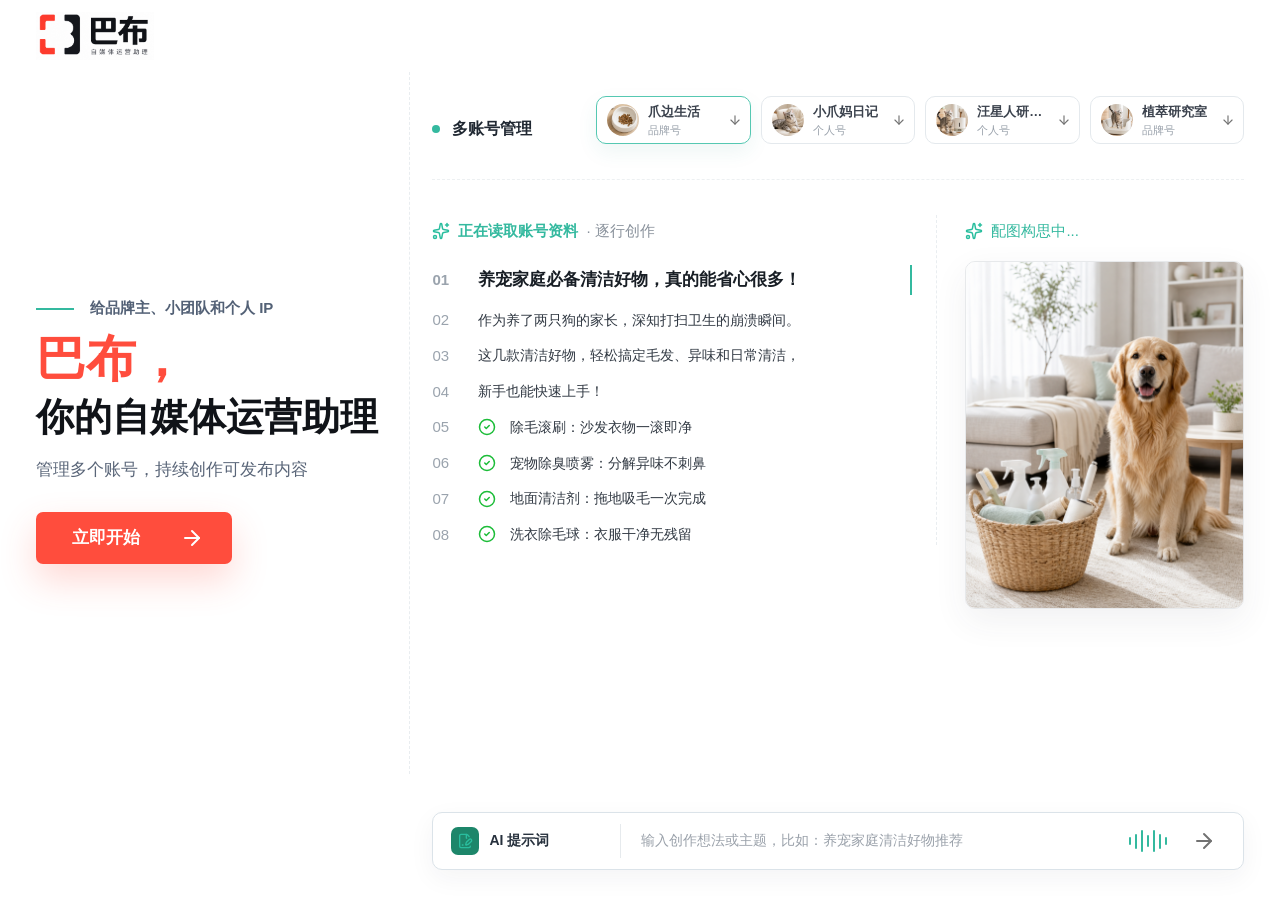
<file: 04_可视化原型/index.html>
<!doctype html>
<html lang="zh-CN">
  <head>
    <meta charset="utf-8" />
    <meta name="viewport" content="width=device-width, initial-scale=1" />
    <meta name="theme-color" content="#FF4D3D" />
    <title>巴布 - 自媒体运营助理</title>
    <link rel="icon" type="image/png" href="./assets/brand/babu-favicon.png" />
    <link rel="stylesheet" href="./styles.css?v=20260807-commerce-v49" />
    <style id="workspace-page-layouts">
      body.workspace-mode[data-current-screen="production"] {
        --creation-content-max: 1920px;
        --creation-content-gutter: 48px;
        --creation-content-gutter-total: 96px;
        min-width: 1180px;
        overflow: hidden;
        background: #f7f8fd;
      }

      body.workspace-mode[data-current-screen="production"] .app-shell {
        display: grid !important;
        grid-template-columns: 108px 300px minmax(0, 1fr) !important;
        min-height: 100vh;
        background: #f7f8fd;
      }

      body.workspace-mode[data-current-screen="production"] .sidebar {
        grid-column: 1;
      }

      body.workspace-mode[data-current-screen="production"] .context-sidebar {
        grid-column: 2;
        display: flex !important;
        flex-direction: column;
        height: calc(100vh - 36px);
        margin: 18px 0;
        padding: 26px 18px;
        overflow: hidden;
        border: 0;
        border-radius: 22px;
        background: rgba(255, 255, 255, 0.76);
        box-shadow: none;
      }

      body.workspace-mode[data-current-screen="production"] .context-sidebar[hidden] {
        display: none !important;
      }

      body.workspace-mode[data-current-screen="production"] .context-generation-settings:empty {
        display: none !important;
      }

      body.workspace-mode[data-current-screen="production"] .workspace {
        grid-column: 3;
        width: auto;
        min-width: 0;
        height: calc(100vh - 36px);
        min-height: 0;
        margin: 18px 18px 18px 12px;
        overflow: hidden;
        border: 1px solid #e6e9ef;
        border-radius: 20px;
        background: #ffffff;
        box-shadow: 0 14px 38px rgba(31, 42, 68, 0.06);
      }

      body.workspace-mode[data-current-screen="production"] .screen-area,
      body.workspace-mode[data-current-screen="production"] .screen[data-view="production"] {
        height: 100%;
        min-height: 0;
      }

      body.workspace-mode[data-current-screen="production"] .screen[data-view="production"] {
        padding: 0;
        overflow-y: auto;
        background: #ffffff;
      }

      body.workspace-mode[data-current-screen="production"] .production-toolbar {
        width: min(calc(100% - var(--creation-content-gutter-total)), var(--creation-content-max));
        min-height: 82px;
        margin-left: var(--creation-content-gutter);
        padding: 18px 0;
        display: grid;
        grid-template-columns: auto auto;
        justify-content: space-between;
        align-items: center;
        gap: 20px;
        border-bottom: 1px solid #e7e9eb;
        background: #ffffff;
      }

      body.workspace-mode[data-current-screen="production"] .production-account-switcher {
        display: none;
      }

      body.workspace-mode[data-current-screen="production"] .mode-switch {
        grid-column: 1;
        justify-self: start;
      }

      body.workspace-mode[data-current-screen="production"] .history-link {
        grid-column: 2;
        justify-self: end;
      }

      body.workspace-mode[data-current-screen="production"].note-detail-open .production-toolbar {
        display: none !important;
      }

      body.workspace-mode[data-current-screen="production"].note-detail-open .collapsed-content-summary {
        width: min(calc(100% - var(--creation-content-gutter-total)), var(--creation-content-max));
        max-width: none;
        min-height: 64px;
        margin: 0 0 0 var(--creation-content-gutter);
        padding: 10px 0;
        display: grid;
        grid-template-columns: 112px minmax(260px, 420px) minmax(300px, 500px);
        align-items: center;
        justify-content: start;
        gap: 0 20px;
      }

      body.workspace-mode[data-current-screen="production"].note-detail-open .collapsed-content-summary .summary-item {
        width: 100%;
        min-width: 0;
        padding: 0 22px;
      }

      body.workspace-mode[data-current-screen="production"].note-detail-open .inline-note-detail {
        width: min(calc(100% - var(--creation-content-gutter-total)), var(--creation-content-max));
        max-width: none;
        margin: 16px 0 0 var(--creation-content-gutter);
      }

      body.workspace-mode[data-current-screen="production"].note-detail-open .inline-detail-scroll {
        grid-template-columns: minmax(0, 0.82fr) minmax(520px, 1.18fr);
      }

      body.workspace-mode[data-current-screen="production"].note-detail-open .note-result-section {
        grid-row: auto !important;
        align-content: start;
        gap: 24px;
      }

      body.workspace-mode[data-current-screen="production"].note-detail-open .readonly-field {
        display: grid;
        gap: 8px;
      }

      body.workspace-mode[data-current-screen="production"].note-detail-open .readonly-field-label {
        color: #6d737a;
        font-size: 12px;
        font-weight: 800;
      }

      body.workspace-mode[data-current-screen="production"].note-detail-open .readonly-title {
        color: #17191c;
        font-size: 17px;
        line-height: 1.55;
      }

      body.workspace-mode[data-current-screen="production"].note-detail-open .readonly-body {
        min-height: 160px;
        margin: 0;
        color: #2e3338;
        font-size: 14px;
        line-height: 1.9;
        white-space: pre-wrap;
      }

      body.workspace-mode[data-current-screen="production"].note-detail-open .readonly-topics {
        display: flex;
        flex-wrap: wrap;
        gap: 8px;
      }

      body.workspace-mode[data-current-screen="production"].note-detail-open .readonly-topics span {
        padding: 5px 0;
        color: #4e555c;
        font-size: 13px;
        font-weight: 700;
      }

      body.workspace-mode[data-current-screen="production"].note-detail-open .image-generation-controls {
        display: grid;
        grid-template-columns: 180px 136px;
        gap: 12px;
        align-items: end;
        justify-content: start;
      }

      body.workspace-mode[data-current-screen="production"].note-detail-open .image-count-field {
        display: grid;
        gap: 8px;
        color: #6d737a;
        font-size: 12px;
        font-weight: 800;
      }

      body.workspace-mode[data-current-screen="production"].note-detail-open .image-count-field select,
      body.workspace-mode[data-current-screen="production"].note-detail-open .generate-detail-images-btn {
        width: 100%;
        min-height: 44px;
        margin: 0;
        border-radius: 5px;
      }

      body.workspace-mode[data-current-screen="production"].note-detail-open .image-count-field select {
        padding: 0 12px;
        border: 1px solid #d8dcdf;
        background: #ffffff;
        color: #17191c;
        font: inherit;
      }

      body.workspace-mode[data-current-screen="production"].note-detail-open .image-generation-state {
        min-height: 128px;
        padding: 24px 0;
        display: grid;
        place-items: center;
        align-content: center;
        gap: 8px;
        color: #747b82;
        text-align: center;
      }

      body.workspace-mode[data-current-screen="production"].note-detail-open .image-generation-state img {
        width: 28px;
        height: 28px;
        opacity: 0.62;
      }

      body.workspace-mode[data-current-screen="production"].note-detail-open .image-generation-state.is-loading img {
        animation: image-generation-pulse 0.9s ease-in-out infinite alternate;
      }

      body.workspace-mode[data-current-screen="production"].note-detail-open .image-generation-state strong {
        color: #33383d;
        font-size: 14px;
      }

      body.workspace-mode[data-current-screen="production"].note-detail-open .generated-image-grid {
        display: grid;
        grid-template-columns: repeat(3, minmax(0, 1fr));
        gap: 16px;
        margin-top: 8px;
      }

      body.workspace-mode[data-current-screen="production"].note-detail-open .generated-image-grid[hidden],
      body.workspace-mode[data-current-screen="production"].note-detail-open .image-generation-state[hidden] {
        display: none;
      }

      body.workspace-mode[data-current-screen="production"].note-detail-open .generated-image-item {
        min-width: 0;
        margin: 0;
      }

      body.workspace-mode[data-current-screen="production"].note-detail-open .generated-image-item img {
        width: 100%;
        aspect-ratio: 4 / 5;
        display: block;
        border-radius: 6px;
        object-fit: cover;
        background: #f2f4f5;
      }

      body.workspace-mode[data-current-screen="production"].note-detail-open .generated-image-item figcaption {
        margin-top: 7px;
        color: #5f666d;
        font-size: 12px;
      }

      @keyframes image-generation-pulse {
        from { opacity: 0.35; transform: scale(0.94); }
        to { opacity: 0.86; transform: scale(1); }
      }

      body.workspace-mode[data-current-screen="production"] .generation-workbench {
        width: min(calc(100% - var(--creation-content-gutter-total)), var(--creation-content-max));
        margin-left: var(--creation-content-gutter);
        margin-right: auto;
        padding: 0 0 52px;
        border: 0;
        border-radius: 0;
        background: #ffffff;
        box-shadow: none;
      }

      body.workspace-mode[data-current-screen="production"] .generation-grid {
        display: grid;
        grid-template-columns: 1fr;
        gap: 0;
        margin: 0;
      }

      body.workspace-mode[data-current-screen="production"] .generation-grid > .panel {
        margin: 0;
        padding: 26px 0 30px;
        border: 0;
        border-bottom: 1px solid #e7e9eb;
        border-radius: 0;
        background: transparent;
        box-shadow: none;
      }

      body.workspace-mode[data-current-screen="production"] .product-mainline-list {
        display: grid;
        grid-template-columns: repeat(3, minmax(0, 1fr));
        gap: 12px;
      }

      body.workspace-mode[data-current-screen="production"] .product-mainline-option {
        min-width: 0;
        min-height: 72px;
        padding: 8px 12px 8px 8px;
        display: flex;
        align-items: center;
        gap: 10px;
        line-height: 1.45;
      }

      body.workspace-mode[data-current-screen="production"] .product-mainline-option::before {
        content: "";
        width: 54px;
        height: 54px;
        flex: 0 0 54px;
        border-radius: 6px;
        background-color: #f1f2f4;
        background-position: center;
        background-size: cover;
      }

      body.workspace-mode[data-current-screen="production"] .product-mainline-option:nth-child(1)::before {
        background-image: url("./assets/home/pet-bowl-detail.webp");
      }

      body.workspace-mode[data-current-screen="production"] .product-mainline-option:nth-child(2)::before {
        background-image: url("./assets/home/cat-smart-feeder.webp");
      }

      body.workspace-mode[data-current-screen="production"] .product-mainline-option:nth-child(3)::before {
        background-image: url("./assets/home/cat-litter-box.webp");
      }

      body.workspace-mode[data-current-screen="production"] .generation-command-panel {
        display: grid !important;
        grid-template-columns: minmax(520px, 1fr) 190px 190px;
        align-items: start;
        gap: 20px 24px;
      }

      body.workspace-mode[data-current-screen="production"] .generation-command-panel > h3 {
        grid-column: 1 / -1;
        margin: 0;
        white-space: normal;
      }

      body.workspace-mode[data-current-screen="production"] .generation-command-panel .control-block {
        min-width: 0;
      }

      body.workspace-mode[data-current-screen="production"] .generation-command-panel .option-group {
        width: 100%;
      }

      body.workspace-mode[data-current-screen="production"] .generation-command-panel .primary-btn.full-width {
        grid-column: auto;
        align-self: end;
        width: 100%;
        min-width: 0;
        min-height: 44px;
      }

      body.workspace-mode[data-current-screen="production"] .production-preview-empty {
        min-height: 260px;
        padding: 52px 0;
        border-bottom: 1px solid #e7e9eb;
      }

      body.workspace-mode[data-current-screen="production"] .note-list-head,
      body.workspace-mode[data-current-screen="production"] .note-output-card {
        grid-template-columns: 48px minmax(420px, 1fr) minmax(300px, 0.72fr);
      }

      @media (max-width: 1680px) {
        body.workspace-mode[data-current-screen="production"] {
          --creation-content-gutter: 36px;
          --creation-content-gutter-total: 72px;
        }

        body.workspace-mode[data-current-screen="production"] .generation-command-panel {
          grid-template-columns: minmax(0, 1fr) 160px 170px;
          gap: 18px;
        }

        body.workspace-mode[data-current-screen="production"] .generation-command-panel .primary-btn.full-width {
          grid-column: 3;
          justify-self: end;
          width: 170px;
        }
      }

      @media (max-width: 1360px) {
        body.workspace-mode[data-current-screen="production"] {
          --creation-content-max: 1040px;
          --creation-content-gutter: 42px;
          --creation-content-gutter-total: 84px;
        }

        body.workspace-mode[data-current-screen="production"] .app-shell {
          grid-template-columns: 100px 280px minmax(0, 1fr) !important;
        }

        body.workspace-mode[data-current-screen="production"] .context-sidebar {
          padding-right: 16px;
          padding-left: 16px;
        }

        body.workspace-mode[data-current-screen="production"] .generation-command-panel {
          grid-template-columns: minmax(0, 1fr) 150px 150px;
          gap: 18px;
        }

        body.workspace-mode[data-current-screen="production"] .generation-command-panel > h3 {
          grid-column: 1 / -1;
        }

        body.workspace-mode[data-current-screen="production"] .generation-command-panel .primary-btn.full-width {
          grid-column: auto;
          width: 100%;
        }
      }

      @media (max-width: 1240px) {
        body.workspace-mode[data-current-screen="production"] .generation-command-panel {
          grid-template-columns: minmax(0, 1fr) 150px 150px;
        }

        body.workspace-mode[data-current-screen="production"] .generation-command-panel .primary-btn.full-width {
          grid-column: 3;
          justify-self: end;
          width: 150px;
        }
      }

      body.workspace-mode[data-current-screen="projects"] {
        --account-content-max: 1920px;
        --account-content-gutter: 48px;
      }

      body.workspace-mode[data-current-screen="projects"] .account-detail-view {
        padding: 44px var(--account-content-gutter) 56px;
      }

      body.workspace-mode[data-current-screen="projects"] .account-profile-hero,
      body.workspace-mode[data-current-screen="projects"] .account-profile-content {
        width: min(100%, var(--account-content-max));
      }

      body.workspace-mode[data-current-screen="projects"] .account-overview-status {
        grid-template-columns: 300px minmax(0, 1fr);
      }

      body.workspace-mode[data-current-screen="projects"] .account-overview-main {
        grid-template-columns: minmax(320px, 0.7fr) minmax(620px, 1.3fr);
        gap: 72px;
      }

      @media (max-width: 1680px) {
        body.workspace-mode[data-current-screen="projects"] {
          --account-content-gutter: 36px;
        }

        body.workspace-mode[data-current-screen="projects"] .account-overview-status {
          grid-template-columns: 260px minmax(0, 1fr);
        }

        body.workspace-mode[data-current-screen="projects"] .account-overview-main {
          grid-template-columns: minmax(280px, 0.8fr) minmax(460px, 1.2fr);
          gap: 48px;
        }
      }

      body.workspace-mode[data-current-screen="history"] {
        --history-content-max: 1920px;
        --history-content-gutter: 48px;
        --history-content-gutter-total: 96px;
        min-width: 1180px;
        overflow: hidden;
        background: #f7f8fd;
      }

      body.workspace-mode[data-current-screen="history"] .app-shell {
        display: grid !important;
        grid-template-columns: 108px 300px minmax(0, 1fr) !important;
        min-height: 100vh;
        background: #f7f8fd;
      }

      body.workspace-mode[data-current-screen="history"] .sidebar {
        grid-column: 1;
      }

      body.workspace-mode[data-current-screen="history"] .context-sidebar {
        grid-column: 2;
        height: calc(100vh - 36px);
        margin: 18px 0;
      }

      body.workspace-mode[data-current-screen="history"] .workspace {
        grid-column: 3;
        width: auto;
        min-width: 0;
        height: calc(100vh - 36px);
        min-height: 0;
        margin: 18px 18px 18px 12px;
        overflow: hidden;
        border: 1px solid #e6e9ef;
        border-radius: 20px;
        background: #ffffff;
        box-shadow: 0 14px 38px rgba(31, 42, 68, 0.06);
      }

      body.workspace-mode[data-current-screen="history"] .topbar {
        width: min(calc(100% - var(--history-content-gutter-total)), var(--history-content-max));
        min-height: 66px;
        margin: 0 0 0 var(--history-content-gutter);
        padding: 0;
        border: 0;
        border-radius: 0;
        background: #ffffff;
        box-shadow: none;
      }

      body.workspace-mode[data-current-screen="history"] .topbar h1 {
        font-size: 22px;
      }

      body.workspace-mode[data-current-screen="history"] .topbar .back-button {
        border-color: #d9dde4;
        background: #ffffff;
        color: #555c66;
      }

      body.workspace-mode[data-current-screen="history"] .topbar .back-button:hover {
        border-color: #cfd4dc;
        background: #f7f8fa;
        color: #30363a;
      }

      body.workspace-mode[data-current-screen="history"] .screen-area {
        height: calc(100% - 66px);
        min-height: 0;
        overflow: hidden;
        background: #ffffff;
      }

      body.workspace-mode[data-current-screen="history"] .screen[data-view="history"] {
        width: min(calc(100% - var(--history-content-gutter-total)), var(--history-content-max));
        height: 100%;
        margin-left: var(--history-content-gutter);
        padding: 20px 0 40px;
        overflow-y: auto;
        background: #ffffff;
      }

      body.workspace-mode[data-current-screen="history"] .screen[data-view="history"] .page-head {
        display: block;
        margin: 0 0 18px;
      }

      body.workspace-mode[data-current-screen="history"] .screen[data-view="history"] .page-head p {
        color: #777f88;
        line-height: 1.65;
      }

      body.workspace-mode[data-current-screen="history"] [data-state-show="hasRecords"] {
        display: block;
      }

      body.workspace-mode[data-current-screen="history"] .history-account-summary {
        min-height: 62px;
        display: flex;
        align-items: center;
        justify-content: space-between;
        gap: 24px;
        border-bottom: 1px solid #e5e8eb;
      }

      body.workspace-mode[data-current-screen="history"] .history-account-summary h2 {
        margin: 0;
        font-size: 20px;
      }

      body.workspace-mode[data-current-screen="history"] .history-account-summary span {
        color: #777f88;
        font-size: 13px;
        font-weight: 700;
      }

      body.workspace-mode[data-current-screen="history"] .history-note-list-head,
      body.workspace-mode[data-current-screen="history"] .history-note-row {
        display: grid;
        grid-template-columns: 72px minmax(260px, 1fr) minmax(220px, 0.72fr) 140px 104px;
        gap: 18px;
        align-items: center;
      }

      body.workspace-mode[data-current-screen="history"] .history-note-list-head {
        min-height: 42px;
        padding: 0 14px;
        border-bottom: 1px solid #e5e8eb;
        color: #777f88;
        font-size: 12px;
      }

      body.workspace-mode[data-current-screen="history"] .history-note-list-head[hidden] {
        display: none;
      }

      body.workspace-mode[data-current-screen="history"] .history-note-list {
        display: grid;
      }

      body.workspace-mode[data-current-screen="history"] .history-note-row {
        width: 100%;
        min-height: 112px;
        padding: 14px;
        border: 0;
        border-bottom: 1px solid #e5e8eb;
        background: #ffffff;
        color: #17191c;
        text-align: left;
        transition: background 0.16s ease;
      }

      body.workspace-mode[data-current-screen="history"] .history-note-row:hover {
        background: #fafbfc;
      }

      body.workspace-mode[data-current-screen="history"] .history-note-cover {
        width: 58px;
        height: 72px;
        display: block;
        border-radius: 5px;
        object-fit: cover;
        background: #f2f4f5;
      }

      body.workspace-mode[data-current-screen="history"] .history-note-copy {
        min-width: 0;
        display: grid;
        gap: 7px;
      }

      body.workspace-mode[data-current-screen="history"] .history-note-copy strong {
        overflow: hidden;
        font-size: 16px;
        line-height: 1.45;
        text-overflow: ellipsis;
        white-space: nowrap;
      }

      body.workspace-mode[data-current-screen="history"] .history-note-copy small {
        display: -webkit-box;
        overflow: hidden;
        color: #6f767d;
        font-size: 13px;
        line-height: 1.6;
        -webkit-box-orient: vertical;
        -webkit-line-clamp: 2;
      }

      body.workspace-mode[data-current-screen="history"] .history-note-topics {
        display: flex;
        flex-wrap: wrap;
        gap: 7px 10px;
        color: #525960;
        font-size: 12px;
        font-weight: 700;
      }

      body.workspace-mode[data-current-screen="history"] .history-note-time {
        color: #727a82;
        font-size: 13px;
      }

      body.workspace-mode[data-current-screen="history"] .history-note-action {
        justify-self: end;
        color: #ff4d3d;
        font-size: 13px;
        font-weight: 800;
      }

      body.workspace-mode[data-current-screen="history"] .history-notes-empty {
        min-height: 320px;
        display: grid;
        place-items: center;
        align-content: center;
        gap: 12px;
        color: #727a82;
        text-align: center;
      }

      body.workspace-mode[data-current-screen="history"] .history-notes-empty[hidden] {
        display: none;
      }

      body.workspace-mode[data-current-screen="history"] .history-notes-empty img {
        width: 30px;
        height: 30px;
        opacity: 0.58;
      }

      @media (max-width: 1680px) {
        body.workspace-mode[data-current-screen="history"] {
          --history-content-gutter: 36px;
          --history-content-gutter-total: 72px;
        }
      }

      @media (max-width: 1360px) {
        body.workspace-mode[data-current-screen="history"] {
          --history-content-max: 1040px;
          --history-content-gutter: 42px;
          --history-content-gutter-total: 84px;
        }

        body.workspace-mode[data-current-screen="history"] .app-shell {
          grid-template-columns: 100px 280px minmax(0, 1fr) !important;
        }
      }

      @media (max-width: 1240px) {
        body.workspace-mode[data-current-screen="history"] .history-note-list-head,
        body.workspace-mode[data-current-screen="history"] .history-note-row {
          grid-template-columns: 64px minmax(240px, 1fr) minmax(180px, 0.7fr) 120px 92px;
          gap: 12px;
        }
      }

      body.workspace-mode[data-current-screen="note"] {
        --note-content-max: 1920px;
        --note-content-gutter: 48px;
        --note-content-gutter-total: 96px;
        min-width: 1180px;
        overflow: hidden;
        background: #f7f8fd;
      }

      body.workspace-mode[data-current-screen="note"] .app-shell {
        display: grid !important;
        grid-template-columns: 108px 300px minmax(0, 1fr) !important;
        min-height: 100vh;
        background: #f7f8fd;
      }

      body.workspace-mode[data-current-screen="note"] .context-sidebar {
        height: calc(100vh - 36px);
        margin: 18px 0;
      }

      body.workspace-mode[data-current-screen="note"] .workspace {
        width: auto;
        min-width: 0;
        height: calc(100vh - 36px);
        min-height: 0;
        margin: 18px 18px 18px 12px;
        overflow: hidden;
        border: 1px solid #e6e9ef;
        border-radius: 20px;
        background: #ffffff;
        box-shadow: 0 14px 38px rgba(31, 42, 68, 0.06);
      }

      body.workspace-mode[data-current-screen="note"] .topbar {
        width: min(calc(100% - var(--note-content-gutter-total)), var(--note-content-max));
        min-height: 66px;
        margin: 0 0 0 var(--note-content-gutter);
        padding: 0;
        border: 0;
        background: #ffffff;
        box-shadow: none;
      }

      body.workspace-mode[data-current-screen="note"] .screen-area {
        height: calc(100% - 66px);
        min-height: 0;
        overflow: hidden;
        background: #ffffff;
      }

      body.workspace-mode[data-current-screen="note"] .screen[data-view="note"] {
        width: min(calc(100% - var(--note-content-gutter-total)), var(--note-content-max));
        height: 100%;
        margin-left: var(--note-content-gutter);
        padding: 16px 0 40px;
        overflow-y: auto;
      }

      body.workspace-mode[data-current-screen="note"] .history-note-detail-head {
        padding: 8px 0 20px;
        border-bottom: 1px solid #e1e4e7;
      }

      body.workspace-mode[data-current-screen="note"] .history-note-detail-head span {
        color: #777f88;
        font-size: 12px;
        font-weight: 800;
      }

      body.workspace-mode[data-current-screen="note"] .history-note-detail-head h2 {
        margin: 5px 0 0;
        font-size: 24px;
      }

      body.workspace-mode[data-current-screen="note"] .history-note-detail-grid {
        display: grid;
        grid-template-columns: minmax(0, 0.82fr) minmax(520px, 1.18fr);
        align-items: start;
      }

      body.workspace-mode[data-current-screen="note"] .history-note-detail .detail-section {
        padding: 28px 30px 16px 0;
        border: 0;
        border-radius: 0;
        background: #ffffff;
      }

      body.workspace-mode[data-current-screen="note"] .history-note-detail .image-generation-section {
        padding-right: 0;
        padding-left: 30px;
        border-left: 1px solid #e1e4e7;
      }

      body.workspace-mode[data-current-screen="note"] .history-note-detail .readonly-field {
        display: grid;
        gap: 8px;
      }

      body.workspace-mode[data-current-screen="note"] .history-note-detail .note-result-section {
        display: grid;
        align-content: start;
        gap: 24px;
      }

      body.workspace-mode[data-current-screen="note"] .history-note-detail .readonly-field-label {
        color: #6d737a;
        font-size: 12px;
        font-weight: 800;
      }

      body.workspace-mode[data-current-screen="note"] .history-note-detail .readonly-title {
        font-size: 17px;
        line-height: 1.55;
      }

      body.workspace-mode[data-current-screen="note"] .history-note-detail .readonly-body {
        min-height: 160px;
        margin: 0;
        color: #2e3338;
        font-size: 14px;
        line-height: 1.9;
        white-space: pre-wrap;
      }

      body.workspace-mode[data-current-screen="note"] .history-note-detail .readonly-topics {
        display: flex;
        flex-wrap: wrap;
        gap: 8px;
      }

      body.workspace-mode[data-current-screen="note"] .history-note-detail .readonly-topics span {
        padding: 5px 0;
        color: #4e555c;
        font-size: 13px;
        font-weight: 700;
      }

      body.workspace-mode[data-current-screen="note"] .history-note-detail .image-generation-controls {
        display: grid;
        grid-template-columns: 180px 136px;
        gap: 12px;
        align-items: end;
      }

      body.workspace-mode[data-current-screen="note"] .history-note-detail .image-count-field {
        display: grid;
        gap: 8px;
        color: #6d737a;
        font-size: 12px;
        font-weight: 800;
      }

      body.workspace-mode[data-current-screen="note"] .history-note-detail .image-count-field select,
      body.workspace-mode[data-current-screen="note"] .history-note-detail .generate-detail-images-btn {
        width: 100%;
        min-height: 44px;
        margin: 0;
        border-radius: 5px;
      }

      body.workspace-mode[data-current-screen="note"] .history-note-detail .image-count-field select {
        padding: 0 12px;
        border: 1px solid #d8dcdf;
        background: #ffffff;
      }

      body.workspace-mode[data-current-screen="note"] .history-note-detail .image-generation-state {
        min-height: 128px;
        display: grid;
        place-items: center;
        align-content: center;
        gap: 8px;
        color: #747b82;
        text-align: center;
      }

      body.workspace-mode[data-current-screen="note"] .history-note-detail .image-generation-state[hidden],
      body.workspace-mode[data-current-screen="note"] .history-note-detail .generated-image-grid[hidden] {
        display: none;
      }

      body.workspace-mode[data-current-screen="note"] .history-note-detail .image-generation-state img {
        width: 28px;
        height: 28px;
        opacity: 0.62;
      }

      body.workspace-mode[data-current-screen="note"] .history-note-detail .generated-image-grid {
        display: grid;
        grid-template-columns: repeat(3, minmax(0, 1fr));
        gap: 16px;
        margin-top: 8px;
      }

      body.workspace-mode[data-current-screen="note"] .history-note-detail .generated-image-item img {
        width: 100%;
        aspect-ratio: 4 / 5;
        display: block;
        border-radius: 6px;
        object-fit: cover;
      }

      body.workspace-mode[data-current-screen="note"] .history-note-detail .generated-image-item figcaption {
        margin-top: 7px;
        color: #5f666d;
        font-size: 12px;
      }

      @media (max-width: 1680px) {
        body.workspace-mode[data-current-screen="note"] {
          --note-content-gutter: 36px;
          --note-content-gutter-total: 72px;
        }
      }

      @media (max-width: 1360px) {
        body.workspace-mode[data-current-screen="note"] {
          --note-content-max: 1040px;
          --note-content-gutter: 42px;
          --note-content-gutter-total: 84px;
        }

        body.workspace-mode[data-current-screen="note"] .app-shell {
          grid-template-columns: 100px 280px minmax(0, 1fr) !important;
        }
      }

      body.workspace-mode[data-current-screen="chat"] {
        --chat-content-max: 1400px;
        min-width: 1180px;
        overflow: hidden;
        background: #f7f8fd;
      }

      body.workspace-mode[data-current-screen="chat"] .app-shell {
        display: grid !important;
        grid-template-columns: 108px 320px minmax(0, 1fr) !important;
        min-height: 100vh;
        background: #f7f8fd;
      }

      body.workspace-mode[data-current-screen="chat"] .sidebar {
        grid-column: 1;
      }

      body.workspace-mode[data-current-screen="chat"] .context-sidebar {
        grid-column: 2;
        height: calc(100vh - 36px);
        margin: 18px 0;
        padding: 26px 18px 22px;
        overflow: hidden;
        border: 0;
        border-radius: 20px;
        background: rgba(255, 255, 255, 0.8);
        box-shadow: none;
      }

      body.workspace-mode[data-current-screen="chat"] .context-sidebar-head {
        gap: 14px;
      }

      body.workspace-mode[data-current-screen="chat"] .context-sidebar h2 {
        font-size: 22px;
      }

      body.workspace-mode[data-current-screen="chat"] .context-create-btn {
        min-height: 44px;
      }

      body.workspace-mode[data-current-screen="chat"] .context-account-section {
        min-height: 0;
        flex: 1;
        margin-top: 8px;
        overflow: hidden;
      }

      body.workspace-mode[data-current-screen="chat"] .context-account-list {
        height: 100%;
        margin-top: 0;
        padding-top: 0;
        display: block;
        overflow-y: auto;
        scrollbar-width: thin;
      }

      body.workspace-mode[data-current-screen="chat"] .chat-history-group-label {
        margin: 10px 10px 5px;
        color: #959ba2;
        font-size: 11px;
        font-weight: 700;
      }

      body.workspace-mode[data-current-screen="chat"] .context-empty[hidden] {
        display: none;
      }

      body.workspace-mode[data-current-screen="chat"] .chat-history-item {
        width: 100%;
        height: 72px;
        min-height: 72px;
        padding: 12px 10px;
        display: grid;
        grid-template-columns: minmax(0, 1fr) auto;
        grid-template-rows: 22px 20px;
        gap: 5px 12px;
        overflow: hidden;
        border: 0;
        border-bottom: 1px solid #eceef1;
        border-radius: 0;
        background: transparent;
        color: #1d2024;
        text-align: left;
      }

      body.workspace-mode[data-current-screen="chat"] .chat-history-item:hover {
        background: #f7f8fa;
      }

      body.workspace-mode[data-current-screen="chat"] .chat-history-item.active {
        border-bottom-color: #ffd8d2;
        background: #fff2ef;
      }

      body.workspace-mode[data-current-screen="chat"] .chat-history-item strong {
        min-width: 0;
        overflow: hidden;
        font-size: 14px;
        line-height: 1.45;
        text-overflow: ellipsis;
        white-space: nowrap;
      }

      body.workspace-mode[data-current-screen="chat"] .chat-history-item time {
        color: #92989f;
        font-size: 11px;
        line-height: 1.8;
        white-space: nowrap;
      }

      body.workspace-mode[data-current-screen="chat"] .chat-history-item span {
        grid-column: 1 / -1;
        overflow: hidden;
        color: #737a82;
        font-size: 12px;
        line-height: 1.5;
        text-overflow: ellipsis;
        white-space: nowrap;
      }

      body.workspace-mode[data-current-screen="chat"] .workspace {
        grid-column: 3;
        width: auto;
        min-width: 0;
        height: calc(100vh - 36px);
        min-height: 0;
        margin: 18px 18px 18px 12px;
        overflow: hidden;
        border: 1px solid #e6e9ef;
        border-radius: 20px;
        background: #ffffff;
        box-shadow: 0 14px 38px rgba(31, 42, 68, 0.06);
      }

      body.workspace-mode[data-current-screen="chat"] .topbar {
        display: none;
      }

      body.workspace-mode[data-current-screen="chat"] .screen-area,
      body.workspace-mode[data-current-screen="chat"] .screen[data-view="chat"] {
        height: 100%;
        min-height: 0;
      }

      body.workspace-mode[data-current-screen="chat"] .screen[data-view="chat"] {
        padding: 0;
        overflow: hidden;
        background: #ffffff;
      }

      .chat-workspace {
        height: 100%;
        min-height: 0;
        display: flex;
        flex-direction: column;
      }

      .chat-conversation-head {
        min-height: 66px;
        padding: 0 34px;
        display: flex;
        align-items: center;
        border-bottom: 1px solid #eceef1;
      }

      .chat-conversation-head-inner {
        width: min(100%, var(--chat-content-max));
        margin: 0 auto;
        display: flex;
        align-items: center;
        justify-content: center;
      }

      .chat-conversation-head h2 {
        width: 100%;
        min-width: 0;
        margin: 0;
        overflow: hidden;
        font-size: 17px;
        line-height: 1.4;
        text-align: center;
        text-overflow: ellipsis;
        white-space: nowrap;
      }

      .chat-thread {
        min-height: 0;
        flex: 1;
        overflow-y: auto;
        scroll-behavior: smooth;
      }

      .chat-message-list {
        width: min(calc(100% - 72px), var(--chat-content-max));
        min-height: 100%;
        margin: 0 auto;
        padding: 38px 0 40px;
        display: flex;
        flex-direction: column;
        gap: 30px;
      }

      .chat-message {
        display: grid;
        grid-template-columns: 34px minmax(0, 1fr);
        gap: 13px;
        align-items: start;
      }

      .chat-message.user {
        grid-template-columns: minmax(0, 1fr);
        justify-items: end;
      }

      .chat-message-avatar {
        width: 34px;
        height: 34px;
        display: grid;
        place-items: center;
        overflow: hidden;
        border: 1px solid #e3e6e9;
        border-radius: 8px;
        background: #ffffff;
      }

      .chat-message-avatar img {
        width: 23px;
        height: 23px;
        display: block;
        object-fit: contain;
      }

      .chat-message-content {
        max-width: 1120px;
        color: #272b30;
        font-size: 15px;
        line-height: 1.82;
        white-space: pre-wrap;
      }

      .chat-message.user .chat-message-content {
        max-width: min(78%, 940px);
        padding: 11px 15px;
        border-radius: 8px;
        background: #f1f3f5;
        color: #202327;
      }

      .chat-message.is-typing .chat-message-content {
        min-height: 34px;
        display: flex;
        align-items: center;
        gap: 5px;
      }

      .chat-message.is-typing i {
        width: 6px;
        height: 6px;
        border-radius: 50%;
        background: #92989f;
        animation: chatTyping 1s ease-in-out infinite;
      }

      .chat-message.is-typing i:nth-child(2) {
        animation-delay: 0.14s;
      }

      .chat-message.is-typing i:nth-child(3) {
        animation-delay: 0.28s;
      }

      @keyframes chatTyping {
        0%, 60%, 100% { opacity: 0.35; transform: translateY(0); }
        30% { opacity: 1; transform: translateY(-3px); }
      }

      .chat-empty-state {
        min-height: 100%;
        display: grid;
        place-items: center;
        align-content: center;
        gap: 22px;
        padding: 48px 0 84px;
      }

      .chat-empty-brand {
        display: grid;
        place-items: center;
        gap: 14px;
      }

      .chat-empty-brand img {
        width: 42px;
        height: 42px;
        border-radius: 10px;
      }

      .chat-empty-brand h2 {
        margin: 0;
        font-size: 24px;
      }

      .chat-suggestion-grid {
        width: min(100%, 940px);
        display: grid;
        grid-template-columns: repeat(2, minmax(0, 1fr));
        gap: 10px;
      }

      .chat-suggestion {
        min-height: 66px;
        padding: 13px 15px;
        border: 1px solid #dde1e5;
        border-radius: 7px;
        background: #ffffff;
        color: #373c42;
        font-size: 13px;
        line-height: 1.5;
        text-align: left;
      }

      .chat-suggestion:hover {
        border-color: #cfd4d9;
        background: #fafbfc;
      }

      .chat-composer-shell {
        flex: 0 0 auto;
        padding: 12px 34px 24px;
        background: #ffffff;
      }

      .chat-composer {
        width: min(100%, var(--chat-content-max));
        min-height: 64px;
        margin: 0 auto;
        padding: 11px 11px 11px 18px;
        display: grid;
        grid-template-columns: minmax(0, 1fr) 42px;
        gap: 12px;
        align-items: end;
        border: 1px solid #d8dde1;
        border-radius: 8px;
        background: #ffffff;
        box-shadow: 0 10px 26px rgba(31, 42, 68, 0.08);
      }

      .chat-composer:focus-within {
        border-color: #d8dde1;
      }

      .chat-composer textarea {
        width: 100%;
        min-height: 40px;
        max-height: 150px;
        padding: 9px 0 7px;
        resize: none;
        overflow-y: auto;
        border: 0;
        outline: 0;
        background: transparent;
        color: #24282c;
        font: inherit;
        font-size: 15px;
        line-height: 1.55;
      }

      .chat-composer textarea::placeholder {
        color: #969ca3;
      }

      .chat-composer textarea:focus {
        border-color: transparent;
        outline: 0;
        box-shadow: none;
      }

      .chat-send-button {
        width: 42px;
        height: 42px;
        padding: 0;
        display: grid;
        place-items: center;
        border: 0;
        border-radius: 7px;
        background: #ff4d3d;
      }

      .chat-send-button img {
        width: 18px;
        height: 18px;
        filter: brightness(0) invert(1);
        transform: rotate(90deg);
      }

      .chat-send-button:disabled {
        cursor: default;
        background: #d9dde1;
      }

      .chat-composer-note {
        width: min(100%, var(--chat-content-max));
        margin: 8px auto 0;
        color: #9aa0a6;
        font-size: 11px;
        text-align: center;
      }

      body.workspace-mode[data-current-screen="profile"] {
        min-width: 1024px;
        overflow: hidden;
        background: #f7f8fd;
      }

      body.workspace-mode[data-current-screen="profile"] .app-shell {
        display: grid !important;
        grid-template-columns: 108px minmax(0, 1fr) !important;
        min-height: 100vh;
        background: #f7f8fd;
      }

      body.workspace-mode[data-current-screen="profile"] .sidebar {
        grid-column: 1;
      }

      body.workspace-mode[data-current-screen="profile"] .context-sidebar {
        display: none !important;
      }

      body.workspace-mode[data-current-screen="profile"] .workspace {
        grid-column: 2;
        width: auto;
        min-width: 0;
        height: calc(100vh - 36px);
        min-height: 0;
        margin: 18px;
        overflow: hidden;
        border: 1px solid #e6e9ef;
        border-radius: 20px;
        background: #ffffff;
        box-shadow: 0 14px 38px rgba(31, 42, 68, 0.06);
      }

      body.workspace-mode[data-current-screen="profile"] .topbar {
        display: none;
      }

      body.workspace-mode[data-current-screen="profile"] .screen-area,
      body.workspace-mode[data-current-screen="profile"] .screen[data-view="profile"] {
        height: 100%;
        min-height: 0;
      }

      body.workspace-mode[data-current-screen="profile"] .screen[data-view="profile"] {
        padding: 0;
        overflow-y: auto;
        background: #ffffff;
      }

      body.workspace-mode .workspace-profile-trigger.active {
        min-height: clamp(76px, 11.5vh, 92px);
        border-radius: 26px;
        background: linear-gradient(180deg, #ffc3c4 0%, #f4e9fb 100%);
        color: #ff4d3d;
      }

      body.workspace-mode .workspace-profile-trigger.active img {
        width: 38px;
        height: 38px;
        filter: invert(35%) sepia(84%) saturate(2840%) hue-rotate(343deg) brightness(105%) contrast(102%);
      }

      body.workspace-mode .workspace-profile-trigger.active span {
        display: none;
      }

      .profile-page {
        width: 100%;
        min-height: 100%;
        padding: 44px 48px 64px;
      }

      .profile-page-header {
        min-height: 56px;
        display: flex;
        align-items: center;
        justify-content: space-between;
        gap: 32px;
      }

      .profile-page-header h2 {
        margin: 0;
        color: #111317;
        font-size: 28px;
        line-height: 1.3;
      }

      .profile-page-header p {
        margin: 8px 0 0;
        color: #7c838b;
        font-size: 14px;
        line-height: 1.6;
      }

      .profile-page-tabs {
        min-height: 52px;
        display: flex;
        align-items: stretch;
        gap: 34px;
        border-bottom: 1px solid #e8eaed;
      }

      .profile-page-tabs button {
        position: relative;
        min-width: 76px;
        padding: 0 0 14px;
        display: inline-flex;
        align-items: center;
        justify-content: center;
        gap: 8px;
        border: 0;
        border-radius: 0;
        background: transparent;
        color: #707780;
        font-size: 14px;
        font-weight: 700;
      }

      .profile-page-tabs button.active {
        color: #111317;
      }

      .profile-page-tabs button.active::after {
        position: absolute;
        right: 0;
        bottom: -1px;
        left: 0;
        height: 2px;
        background: #ff4d3d;
        content: "";
      }

      .profile-page-tabs button:disabled {
        cursor: default;
        opacity: 1;
      }

      .profile-page-tabs button span {
        color: #a1a7ae;
        font-size: 11px;
        font-weight: 600;
      }

      .profile-page-layout {
        padding-top: 38px;
        display: block;
      }

      .profile-page-main {
        width: min(100%, 1440px);
        min-width: 0;
      }

      .profile-section + .profile-section {
        margin-top: 42px;
        padding-top: 34px;
        border-top: 1px solid #eceef1;
      }

      .profile-section-head h3 {
        margin: 0;
        color: #171a1e;
        font-size: 18px;
        line-height: 1.4;
      }

      .profile-section-head p {
        margin: 7px 0 0;
        color: #8a9097;
        font-size: 13px;
        line-height: 1.55;
      }

      .profile-account-row {
        margin-top: 20px;
        min-height: 66px;
        padding: 0 0 18px;
        display: grid;
        grid-template-columns: 44px minmax(0, 1fr);
        align-items: center;
        gap: 14px;
        border-bottom: 1px solid #f0f1f3;
      }

      .profile-account-icon {
        width: 44px;
        height: 44px;
        display: grid;
        place-items: center;
        border-radius: 8px;
        background: #f1f3f6;
      }

      .profile-account-icon img {
        width: 21px;
        height: 21px;
      }

      .profile-account-row span {
        display: block;
        color: #8b9198;
        font-size: 12px;
      }

      .profile-account-row strong {
        display: block;
        margin-top: 5px;
        color: #202328;
        font-size: 15px;
        font-weight: 750;
      }

      .profile-password-form {
        margin-top: 22px;
        display: grid;
        grid-template-columns: repeat(3, minmax(0, 1fr));
        gap: 16px;
      }

      .profile-password-form label {
        min-width: 0;
        display: grid;
        gap: 8px;
        color: #555c64;
        font-size: 12px;
        font-weight: 700;
      }

      .profile-password-form input {
        width: 100%;
        height: 42px;
        padding: 0 12px;
        border: 1px solid #dfe2e6;
        border-radius: 7px;
        outline: 0;
        background: #ffffff;
        color: #24282d;
        font: inherit;
      }

      .profile-password-form input:focus {
        border-color: #9098a1;
      }

      .profile-password-actions {
        grid-column: 1 / -1;
        min-height: 40px;
        display: flex;
        align-items: center;
        gap: 14px;
      }

      .profile-password-submit {
        min-width: 112px;
        min-height: 40px;
        padding: 0 18px;
        border: 0;
        border-radius: 7px;
        background: #ff4d3d;
        color: #ffffff;
        font-weight: 800;
      }

      .profile-password-feedback {
        margin: 0;
        color: #dd3f32;
        font-size: 12px;
      }

      .profile-password-feedback.success {
        color: #178a61;
      }

      .profile-logout-button {
        min-width: 118px;
        min-height: 40px;
        margin: 0;
        padding: 0 18px;
        border: 1px solid #ff8f85;
        border-radius: 7px;
        background: #ffffff;
        color: #e53d30;
        font-weight: 800;
      }

      .profile-logout-button:hover {
        background: #fff4f2;
      }

      .profile-logout-confirm {
        position: fixed;
        inset: 0;
        z-index: 80;
        display: grid;
        place-items: center;
        padding: 24px;
        background: rgba(24, 28, 34, 0.28);
      }

      .profile-logout-confirm[hidden] {
        display: none;
      }

      .profile-logout-dialog {
        width: min(100%, 360px);
        padding: 26px;
        border: 1px solid #e3e5e8;
        border-radius: 8px;
        background: #ffffff;
        box-shadow: 0 20px 54px rgba(31, 42, 68, 0.18);
      }

      .profile-logout-dialog h3 {
        margin: 0;
        color: #171a1e;
        font-size: 18px;
        line-height: 1.5;
      }

      .profile-logout-dialog-actions {
        margin-top: 24px;
        display: flex;
        justify-content: flex-end;
        gap: 10px;
      }

      .profile-logout-dialog-actions button {
        min-width: 72px;
        min-height: 38px;
        padding: 0 16px;
        border: 1px solid #dfe2e6;
        border-radius: 7px;
        background: #ffffff;
        color: #30343a;
        font-weight: 750;
      }

      .profile-logout-dialog-actions .confirm {
        border-color: #ff4d3d;
        background: #ff4d3d;
        color: #ffffff;
      }

      @media (max-width: 1360px) {
        body.workspace-mode[data-current-screen="chat"] .app-shell {
          grid-template-columns: 100px 280px minmax(0, 1fr) !important;
        }

        body.workspace-mode[data-current-screen="profile"] .app-shell {
          grid-template-columns: 100px minmax(0, 1fr) !important;
        }

        .profile-page {
          padding-right: 36px;
          padding-left: 36px;
        }

        .profile-password-form {
          grid-template-columns: 1fr;
        }

        .chat-message-list,
        .chat-conversation-head-inner,
        .chat-composer,
        .chat-composer-note {
          width: min(calc(100% - 48px), 940px);
        }
      }
    </style>
</head>
  <body>
    <div class="app-toast" data-app-toast role="status" aria-live="polite"></div>
    <div class="app-shell">
      <aside class="sidebar">
        <button class="brand-block brand-home-link" type="button" data-action="go-home" aria-label="回到首页">
          <img class="brand-logo-image" src="./assets/brand/babu-logo-primary.png" alt="巴布，自媒体运营助理" />
          <img class="workspace-brand-icon" src="./assets/brand/babu-app-icon.png" alt="" />
          <span class="workspace-brand-name">巴布</span>
        </button>
        <p class="home-header-note">从账号开始，把内容做出来</p>

        <nav class="workspace-nav" data-auth-show="loggedIn" aria-label="工作台菜单" hidden>
          <div class="workspace-nav-main">
            <button class="workspace-nav-item" type="button" data-screen="chat" aria-label="对话" title="对话">
              <img src="./assets/icons/message-circle.svg" alt="" />
              <span>对话</span>
            </button>
            <button class="workspace-nav-item" type="button" data-screen="production" aria-label="创作" title="创作">
              <img src="./assets/icons/atom.svg" alt="" />
              <span>创作</span>
            </button>
            <button class="workspace-nav-item" type="button" data-screen="projects" aria-label="账号" title="账号">
              <img src="./assets/icons/orbit.svg" alt="" />
              <span>账号</span>
            </button>
          </div>
          <div class="workspace-nav-bottom">
            <button class="workspace-credit" type="button" data-screen="profile" data-profile-target="membership" aria-label="查看会员与积分" title="会员与积分">
              <img src="./assets/icons/zap.svg" alt="" />
              <span>积分</span>
              <strong data-credit-balance>1000</strong>
            </button>
            <div class="workspace-profile-menu">
              <button class="workspace-profile-trigger" type="button" data-screen="profile" aria-label="个人中心" title="个人中心">
                <img src="./assets/icons/user-round.svg" alt="" />
                <span>个人中心</span>
              </button>
            </div>
          </div>
        </nav>
      </aside>

      <aside class="context-sidebar" data-auth-show="loggedIn" hidden>
        <div class="context-sidebar-head">
          <h2 data-context-title>账号</h2>
          <label class="context-search">
            <input type="search" placeholder="在当前列表搜索" data-account-search />
            <img src="./assets/icons/search.svg" alt="" />
          </label>
          <button class="context-create-btn" type="button" data-go="create" data-context-create>
            <img src="./assets/icons/plus.svg" alt="" />
            <span>创建账号</span>
          </button>
        </div>
        <div class="context-account-section">
          <div class="context-section-head">
            <div class="context-section-title" data-context-section-title>我的账号</div>
            <button class="context-add-inline" type="button" data-go="create" data-context-add-inline aria-label="添加账号" title="添加账号">
              <img src="./assets/icons/plus.svg" alt="" />
            </button>
          </div>
          <div class="context-account-list" data-context-account-list></div>
          <p class="context-empty" data-context-empty>暂无账号</p>
        </div>
        <div class="context-generation-settings" data-context-generation-settings hidden></div>
      </aside>

      <div class="workspace">
        <header class="topbar">
          <button class="secondary-btn back-button" type="button" data-action="go-back" hidden>返回上一步</button>
          <div class="topbar-title">
            <h1 id="screenTitle">登录</h1>
          </div>
          <button class="create-cancel-btn" type="button" data-action="cancel-create" hidden>取消</button>
        </header>

        <main class="screen-area">
          <section class="screen home-screen" data-view="login">
            <div class="babu-home babu-canvas-home">
              <div class="canvas-home-layout">
                <section class="canvas-home-intro" aria-labelledby="homeTitle">
                  <p class="canvas-home-audience">给品牌主、小团队和个人 IP</p>
                  <h2 id="homeTitle"><span>巴布，</span>你的自媒体运营助理</h2>
                  <p class="canvas-home-summary">管理多个账号，持续创作可发布内容</p>
                  <button class="canvas-home-cta" type="button" data-action="home-primary" data-home-primary>
                    <span>立即开始</span>
                    <img src="./assets/icons/arrow-left.svg" alt="" />
                  </button>
                </section>

                <section
                  class="canvas-home-studio is-preview-only"
                  data-home-preview
                  data-home-studio-canvas
                  aria-label="多账号内容持续生成预览"
                  aria-disabled="true"
                  inert
                >
                  <header class="canvas-account-strip">
                    <div class="canvas-account-label"><i></i><strong>多账号管理</strong></div>
                    <div class="canvas-account-chips">
                      <div class="canvas-account-chip active">
                        <img src="./assets/home/pet-bowl-detail.webp" alt="" />
                        <span><strong>爪边生活</strong><small>品牌号</small></span>
                        <img class="canvas-chip-arrow" src="./assets/icons/arrow-left.svg" alt="" />
                      </div>
                      <div class="canvas-account-chip">
                        <img src="./assets/home/cat-sofa.webp" alt="" />
                        <span><strong>小爪妈日记</strong><small>个人号</small></span>
                        <img class="canvas-chip-arrow" src="./assets/icons/arrow-left.svg" alt="" />
                      </div>
                      <div class="canvas-account-chip">
                        <img src="./assets/home/cat-smart-feeder.webp" alt="" />
                        <span><strong>汪星人研究所</strong><small>个人号</small></span>
                        <img class="canvas-chip-arrow" src="./assets/icons/arrow-left.svg" alt="" />
                      </div>
                      <div class="canvas-account-chip">
                        <img src="./assets/home/cat-litter-box.webp" alt="" />
                        <span><strong>植萃研究室</strong><small>品牌号</small></span>
                        <img class="canvas-chip-arrow" src="./assets/icons/arrow-left.svg" alt="" />
                      </div>
                    </div>
                  </header>

                  <div class="canvas-generation-stage">
                    <article class="canvas-writing-area">
                      <div class="canvas-generation-status">
                        <img src="./assets/icons/sparkles.svg" alt="" />
                        <strong data-home-studio-status aria-live="polite">AI 正在生成中</strong>
                        <span>· 逐行创作</span>
                      </div>
                      <ol class="canvas-writing-lines">
                        <li class="canvas-line-title"><span>养宠家庭必备清洁好物，真的能省心很多！</span><i></i></li>
                        <li>作为养了两只狗的家长，深知打扫卫生的崩溃瞬间。</li>
                        <li>这几款清洁好物，轻松搞定毛发、异味和日常清洁，</li>
                        <li>新手也能快速上手！</li>
                        <li class="canvas-check-line"><img src="./assets/icons/circle-check.svg" alt="" />除毛滚刷：沙发衣物一滚即净</li>
                        <li class="canvas-check-line"><img src="./assets/icons/circle-check.svg" alt="" />宠物除臭喷雾：分解异味不刺鼻</li>
                        <li class="canvas-check-line"><img src="./assets/icons/circle-check.svg" alt="" />地面清洁剂：拖地吸毛一次完成</li>
                        <li class="canvas-check-line"><img src="./assets/icons/circle-check.svg" alt="" />洗衣除毛球：衣服干净无残留</li>
                      </ol>
                    </article>

                    <figure class="canvas-image-area">
                      <figcaption>
                        <img src="./assets/icons/sparkles.svg" alt="" />
                        <span>配图构思中...</span>
                      </figcaption>
                      <img src="./assets/home/pet-cleaning-dog.png" alt="金毛犬和宠物清洁用品" />
                    </figure>
                  </div>

                  <div class="canvas-hidden-progress" aria-hidden="true">
                    <span data-home-studio-progress>18%</span>
                    <i><b data-home-studio-progress-bar></b></i>
                  </div>

                  <div class="canvas-prompt ai-composer" aria-hidden="true">
                    <span class="canvas-prompt-label">
                      <img src="./assets/icons/file-pen-line.svg" alt="" />
                      <strong>AI 提示词</strong>
                    </span>
                    <span class="canvas-prompt-placeholder">输入创作想法或主题，比如：养宠家庭清洁好物推荐</span>
                    <span class="canvas-prompt-wave"><i></i><i></i><i></i><i></i><i></i><i></i><i></i></span>
                    <span class="canvas-prompt-send"><img src="./assets/icons/arrow-left.svg" alt="" /></span>
                  </div>
                </section>
              </div>
            </div>
          </section>

          <section class="screen" data-view="chat" hidden>
            <div class="chat-workspace">
              <header class="chat-conversation-head">
                <div class="chat-conversation-head-inner">
                  <h2 data-chat-title>新对话</h2>
                </div>
              </header>
              <div class="chat-thread" data-chat-thread>
                <div class="chat-message-list" data-chat-messages></div>
              </div>
              <div class="chat-composer-shell">
                <div class="chat-composer">
                  <textarea rows="1" maxlength="2000" placeholder="给巴布发消息" data-chat-input aria-label="对话输入"></textarea>
                  <button class="chat-send-button" type="button" data-action="send-chat" aria-label="发送消息" title="发送">
                    <img src="./assets/icons/arrow-left.svg" alt="" />
                  </button>
                </div>
                <p class="chat-composer-note">巴布可能会犯错，重要内容请仔细核对。</p>
              </div>
            </div>
          </section>

          <section class="screen profile-screen" data-view="profile" hidden>
            <div class="profile-page">
              <header class="profile-page-header">
                <div>
                  <h2>个人中心</h2>
                </div>
                <button class="profile-logout-button" type="button" data-action="open-logout-confirm">退出登录</button>
              </header>

              <div class="profile-page-tabs" role="tablist" aria-label="个人中心功能">
                <button class="active" type="button" role="tab" aria-selected="true" data-profile-tab="account">注册信息</button>
                <button type="button" role="tab" aria-selected="false" data-profile-tab="membership">会员与积分</button>
                <button type="button" role="tab" aria-selected="false" data-profile-tab="ledger">消费记录</button>
              </div>

              <div class="profile-page-layout">
                <div class="profile-page-main" data-profile-panel="account">
                  <section class="profile-section" aria-labelledby="profileAccountTitle">
                    <div class="profile-section-head">
                      <h3 id="profileAccountTitle">登录账号</h3>
                    </div>
                    <div class="profile-account-row">
                      <span class="profile-account-icon"><img src="./assets/icons/user-round.svg" alt="" /></span>
                      <div>
                        <span>邮箱账号</span>
                        <strong data-profile-account>demo@babu.ai</strong>
                      </div>
                    </div>
                  </section>

                  <section class="profile-section" aria-labelledby="profilePasswordTitle">
                    <div class="profile-section-head">
                      <h3 id="profilePasswordTitle">修改密码</h3>
                      <p>新密码至少 6 位</p>
                    </div>
                    <div class="profile-password-form">
                      <label><span>当前密码</span><input type="password" autocomplete="current-password" data-profile-current-password /></label>
                      <label><span>新密码</span><input type="password" autocomplete="new-password" data-profile-new-password /></label>
                      <label><span>确认新密码</span><input type="password" autocomplete="new-password" data-profile-confirm-password /></label>
                      <div class="profile-password-actions">
                        <button class="profile-password-submit" type="button" data-action="update-profile-password">修改密码</button>
                        <p class="profile-password-feedback" data-profile-password-feedback role="status" hidden></p>
                      </div>
                    </div>
                  </section>
                </div>

                <div class="profile-page-main profile-membership-panel" data-profile-panel="membership" hidden>
                  <section class="membership-summary" data-membership-summary>
                    <div class="membership-summary-copy">
                      <span class="membership-status-badge" data-membership-status>年度会员</span>
                      <h3 data-membership-title>会员有效期至 2027 年 8 月 7 日</h3>
                      <p data-membership-description>每月 1 日发放 1000 积分，本月剩余 <strong data-membership-balance>1000</strong> 积分。</p>
                    </div>
                    <div class="membership-summary-metrics">
                      <div><span>可用积分</span><strong data-profile-credit-balance>1000</strong></div>
                      <div><span>账号数量</span><strong>不限</strong></div>
                    </div>
                  </section>

                  <section class="profile-commerce-section" aria-labelledby="membershipPlansTitle">
                    <div class="profile-commerce-head">
                      <div>
                        <h3 id="membershipPlansTitle">会员方案</h3>
                        <p>权益相同，按周期选择。</p>
                      </div>
                    </div>
                    <div class="membership-plan-grid">
                      <article class="membership-plan">
                        <div><span>月会员</span><strong><b>88</b> 元</strong></div>
                        <p>每月发放 1000 积分</p>
                        <button type="button" data-action="open-payment" data-product-type="membership" data-product-name="月会员" data-product-price="88" data-credit-grant="1000">开通</button>
                      </article>
                      <article class="membership-plan">
                        <div><span>季度会员</span><strong><b>228</b> 元</strong></div>
                        <p>每月发放 1000 积分</p>
                        <button type="button" data-action="open-payment" data-product-type="membership" data-product-name="季度会员" data-product-price="228" data-credit-grant="1000">开通</button>
                      </article>
                      <article class="membership-plan recommended">
                        <span class="plan-recommendation">推荐</span>
                        <div><span>年会员</span><strong><b>688</b> 元</strong></div>
                        <p>每月发放 1000 积分</p>
                        <button type="button" data-action="open-payment" data-product-type="membership" data-product-name="年会员" data-product-price="688" data-credit-grant="1000">续费</button>
                      </article>
                    </div>
                    <div class="membership-benefits" aria-label="会员权益">
                      <span>无限添加账号</span>
                      <span>文字与图片双模型</span>
                      <span>账号资料关联生成</span>
                      <span>创作历史长期保存</span>
                    </div>
                  </section>

                  <section class="profile-commerce-section" aria-labelledby="pointPacksTitle">
                    <div class="profile-commerce-head">
                      <div>
                        <h3 id="pointPacksTitle">购买积分</h3>
                        <p data-point-purchase-note>仅会员可购买，积分在会员有效期内使用。</p>
                      </div>
                    </div>
                    <div class="point-pack-grid">
                      <article class="point-pack"><div><strong>300</strong><span>积分</span></div><button type="button" data-action="open-payment" data-product-type="points" data-product-name="300 积分" data-product-price="29" data-credit-grant="300">29 元</button></article>
                      <article class="point-pack"><div><strong>1000</strong><span>积分</span></div><button type="button" data-action="open-payment" data-product-type="points" data-product-name="1000 积分" data-product-price="79" data-credit-grant="1000">79 元</button></article>
                      <article class="point-pack"><div><strong>3000</strong><span>积分</span></div><button type="button" data-action="open-payment" data-product-type="points" data-product-name="3000 积分" data-product-price="199" data-credit-grant="3000">199 元</button></article>
                    </div>
                  </section>
                </div>

                <div class="profile-page-main profile-ledger-panel" data-profile-panel="ledger" hidden>
                  <section class="profile-commerce-section">
                    <div class="profile-commerce-head ledger-head">
                      <div>
                        <h3>消费记录</h3>
                        <p>查看积分发放、消费、购买和返还。</p>
                      </div>
                      <strong>当前 <span data-ledger-credit-balance>1000</span> 积分</strong>
                    </div>
                    <div class="credit-ledger" data-credit-ledger>
                      <div class="credit-ledger-head" aria-hidden="true"><span>时间</span><span>说明</span><span>类型</span><span>积分</span></div>
                      <div class="credit-ledger-row"><time>2026-08-07 09:00</time><strong>年度会员每月积分</strong><span>发放</span><b class="credit-increase">+1000</b></div>
                      <div class="credit-ledger-row"><time>2026-08-06 15:36</time><strong>生成 3 篇标准笔记</strong><span>消费</span><b>-9</b></div>
                      <div class="credit-ledger-row"><time>2026-08-06 15:28</time><strong>图片生成失败返还</strong><span>返还</span><b class="credit-increase">+18</b></div>
                      <div class="credit-ledger-row"><time>2026-08-05 20:14</time><strong>生成 3 张标准配图</strong><span>消费</span><b>-18</b></div>
                    </div>
                  </section>
                </div>

              </div>
            </div>
          </section>

          <section class="screen" data-view="projects" hidden>
            <div class="page-head workspace-canvas-head">
              <div>
                <h2>账号</h2>
                <p>添加并管理用于创作的小红书账号。</p>
              </div>
            </div>
            <div class="empty-state account-main-empty" data-state-show="noProject">
              <div class="account-empty-stage">
                <div class="account-empty-intro">
                  <h3>添加你的第一个账号</h3>
                  <p>填写账号基础信息，再补充品牌或个人 IP 资料。巴布会据此整理账号定位和内容方向。</p>
                  <button class="primary-btn account-empty-action" data-go="create">
                    <img src="./assets/icons/plus.svg" alt="" />
                    创建账号
                  </button>
                </div>

                <section class="account-empty-path" aria-label="添加账号后的使用步骤">
                  <div class="account-empty-path-head">
                    <h3>从账号资料开始创作</h3>
                  </div>
                  <div class="account-empty-step-list">
                    <article class="account-empty-step">
                      <div class="account-empty-step-icon">
                        <img src="./assets/icons/search.svg" alt="" />
                      </div>
                      <div>
                        <h4>解析账号</h4>
                        <p>获取头像、昵称和公开数据。</p>
                      </div>
                    </article>
                    <article class="account-empty-step">
                      <div class="account-empty-step-icon">
                        <img src="./assets/icons/target.svg" alt="" />
                      </div>
                      <div>
                        <h4>整理定位</h4>
                        <p>补充品牌或个人资料，明确内容方向。</p>
                      </div>
                    </article>
                    <article class="account-empty-step">
                      <div class="account-empty-step-icon">
                        <img src="./assets/icons/file-pen-line.svg" alt="" />
                      </div>
                      <div>
                        <h4>开始创作</h4>
                        <p>选择账号，生成笔记和图片方案。</p>
                      </div>
                    </article>
                  </div>
                </section>
              </div>
              <p class="account-empty-note">每个账号都有独立资料与创作记录，后续可以继续添加多个账号。</p>
            </div>
            <section class="account-detail-view" data-account-detail hidden></section>
          </section>

          <section class="screen" data-view="create" hidden>
            <div class="create-flow">
              <section class="create-account-type-selector" data-account-type-panel>
                <div class="create-type-heading">
                  <h3>选择账号类型</h3>
                  <p>账号类型保存后不可更改，选错需要重新创建账号。</p>
                </div>
                <div class="choice-grid">
                  <button class="choice-card active" type="button" data-account-type="brand">
                    <strong>品牌</strong>
                    <span>有品牌、门店、商品的用户</span>
                  </button>
                  <button class="choice-card" type="button" data-account-type="ip">
                    <strong>个人 IP</strong>
                    <span>有专业能力、经历、观点或服务的用户</span>
                  </button>
                </div>
              </section>

              <nav class="create-progress" data-create-progress aria-label="创建账号进度"></nav>

              <div class="create-step-panel" data-create-panel="account">
              <section class="account-parser direct-account-entry" data-account-parser data-create-parser data-parse-state="manual" data-manual-saved="false">
                <div class="manual-account-card" data-parse-manual>
                  <div class="manual-avatar-field">
                    <span>账号头像</span>
                    <label class="manual-avatar-upload" title="上传头像">
                      <img src="./assets/icons/image.svg" alt="" data-manual-avatar-preview />
                      <span class="manual-avatar-copy">点击上传</span>
                      <input type="file" accept="image/jpeg,image/png" data-manual-avatar-upload hidden />
                    </label>
                    <small>支持 JPG、PNG，最大 5M</small>
                  </div>
                  <div class="manual-account-fields">
                    <label>账号昵称
                      <input data-manual-name maxlength="20" placeholder="请输入小红书昵称" />
                    </label>
                    <label><span>小红书号 <small class="field-optional">（选填）</small></span>
                      <input data-manual-xhs-id maxlength="24" placeholder="请输入小红书号" />
                    </label>
                    <label class="span-two"><span>账号简介 <small class="field-limit">最多可输入 200 个字</small></span>
                      <textarea data-manual-bio maxlength="200" placeholder="填写你的小红书账号简介"></textarea>
                    </label>
                  </div>
                </div>
              </section>
              </div>

              <div class="create-step-panel" data-create-panel="brand" hidden>
              <section class="panel form-panel dense">
                <div data-account-section="brand">
                  <div class="form-subtitle">基础信息</div>
                  <div class="field-grid brand-name-grid">
                    <label><span>品牌名 <small class="field-limit">（不超过 10 个字）</small></span><input maxlength="10" value="爪边生活" /></label>
                  </div>
                  <div>
                    <label><span>细分方向</span></label>
                    <div class="option-group single" aria-label="细分方向单选" data-direction-group="brand">
                      <button class="option-chip selected" type="button" data-choice="single">宠物</button>
                      <button class="option-chip" type="button" data-choice="single">餐饮</button>
                      <button class="option-chip" type="button" data-choice="single">美妆</button>
                      <button class="option-chip" type="button" data-choice="single">母婴</button>
                      <button class="option-chip" type="button" data-choice="single">本地生活</button>
                      <button class="option-chip" type="button" data-choice="single" data-other-choice>其他</button>
                    </div>
                    <label class="other-direction-field" data-other-direction hidden>
                      <span>其他方向 <small class="field-limit">不超过 10 个字</small></span>
                      <input data-other-direction-input maxlength="10" placeholder="请输入细分方向" />
                    </label>
                  </div>

                  <div class="form-subtitle">定位</div>
                  <div class="field-grid">
                    <label><span>目标用户年龄</span>
                      <div class="range-control">
                        <select><option>20 岁</option><option selected>25 岁</option><option>30 岁</option></select>
                        <span>至</span>
                        <select><option>35 岁</option><option selected>40 岁</option><option>45 岁</option></select>
                      </div>
                    </label>
                    <div>
                      <label><span>目标用户地域 <small class="field-limit">（多选）</small></span></label>
                      <div class="option-group multi" aria-label="目标用户地域多选">
                        <button class="option-chip selected" type="button" data-choice="multi">一线城市</button>
                        <button class="option-chip selected" type="button" data-choice="multi">二线城市</button>
                        <button class="option-chip" type="button" data-choice="multi">三线城市</button>
                        <button class="option-chip" type="button" data-choice="multi">小城市</button>
                      </div>
                    </div>
                    <label class="span-two"><span>解决用户问题 <small class="field-limit">（不超过 100 个字）</small></span><textarea maxlength="100">养猫或小型犬，重视家里整洁和宠物用品颜值，但进食区总是有水渍、粮渣和味道。</textarea></label>
                  </div>

                  <div class="form-subtitle">品牌资料</div>
                  <div class="field-grid">
                    <label class="span-two"><span>品牌定位 <small class="field-limit">（不超过 50 个字）</small></span><textarea maxlength="50">给养宠家庭提供更整洁、更好清理、更适合家居场景的宠物用品。</textarea></label>
                  </div>
                </div>
              </section>
              </div>

              <div class="create-step-panel" data-create-panel="product" hidden>
              <section class="panel form-panel dense">
                <div data-account-products="brand">
                  <div class="product-list">
                    <div class="product-group">
                      <div class="product-group-head">
                        <strong>商品 1</strong>
                        <span>上传商品信息，可用于后续内容生成</span>
                      </div>
                      <div class="field-grid">
                        <label>商品名（不超过 20 个字）<input maxlength="20" value="可水洗防滑宠物餐垫" /></label>
                        <label>商品定价
                          <div class="range-control">
                            <select><option selected>10 元</option><option>30 元</option><option>50 元</option></select>
                            <span>至</span>
                            <select><option>30 元</option><option selected>50 元</option><option>100 元</option></select>
                          </div>
                        </label>
                        <div class="span-two">
                          <label>商品图（上传 1-3 张）</label>
                          <div class="upload-grid">
                            <label class="upload-tile filled">主图<input type="file" accept="image/*" hidden /></label>
                            <label class="upload-tile">添加图 2<input type="file" accept="image/*" hidden /></label>
                            <label class="upload-tile">添加图 3<input type="file" accept="image/*" hidden /></label>
                          </div>
                        </div>
                        <label>商品卖点（不超过 50 个字）<textarea maxlength="50">高边挡水、可冲洗、底部防滑、颜色适合家居环境。</textarea></label>
                        <label>消费场景（不超过 100 个字）<textarea maxlength="100">养猫家庭、小型犬家庭、多宠家庭，想把宠物进食区整理得更清爽。</textarea></label>
                        <label class="span-two">使用场景（不超过 100 个字）<textarea maxlength="100">猫狗吃饭、喝水、湿粮喂食、地面水渍和粮渣集中清理。</textarea></label>
                      </div>
                    </div>
                    <div class="product-group" data-product-extra hidden>
                      <div class="product-group-head">
                        <strong>商品 2</strong>
                        <span>新增商品组</span>
                      </div>
                      <div class="field-grid">
                        <label>商品名（不超过 20 个字）<input maxlength="20" value="便携宠物湿巾" /></label>
                        <label>商品定价
                          <div class="range-control">
                            <select><option selected>10 元</option><option>30 元</option><option>50 元</option></select>
                            <span>至</span>
                            <select><option selected>30 元</option><option>50 元</option><option>100 元</option></select>
                          </div>
                        </label>
                        <div class="span-two">
                          <label>商品图（上传 1-3 张）</label>
                          <div class="upload-grid">
                            <label class="upload-tile">添加图 1<input type="file" accept="image/*" hidden /></label>
                            <label class="upload-tile">添加图 2<input type="file" accept="image/*" hidden /></label>
                            <label class="upload-tile">添加图 3<input type="file" accept="image/*" hidden /></label>
                          </div>
                        </div>
                        <label>商品卖点（不超过 50 个字）<textarea maxlength="50">随身携带、温和清洁、适合外出后擦爪和局部清理。</textarea></label>
                        <label>消费场景（不超过 100 个字）<textarea maxlength="100">遛狗回家、猫咪弄脏局部、外出旅行时快速清洁。</textarea></label>
                        <label class="span-two">使用场景（不超过 100 个字）<textarea maxlength="100">擦爪子、擦嘴边、清理宠物用品表面。</textarea></label>
                      </div>
                    </div>
                    <button class="secondary-btn small add-product-btn" type="button" data-action="add-product">添加商品</button>
                  </div>
                </div>
              </section>
              </div>

              <div class="create-step-panel" data-create-panel="ip" hidden>
              <section class="panel form-panel dense">
                <div data-account-section="ip" hidden>
                  <div class="form-subtitle">个人资料</div>
                  <div class="field-grid ip-profile-grid">
                    <div class="span-two">
                      <label><span>IP 方向</span></label>
                      <div class="option-group single" aria-label="IP方向单选" data-direction-group="ip">
                        <button class="option-chip" type="button" data-choice="single">教育</button>
                        <button class="option-chip" type="button" data-choice="single">科技</button>
                        <button class="option-chip" type="button" data-choice="single">知识付费</button>
                        <button class="option-chip" type="button" data-choice="single">职场成长</button>
                        <button class="option-chip" type="button" data-choice="single">商业/创业</button>
                        <button class="option-chip selected" type="button" data-choice="single">AI 工具/效率</button>
                        <button class="option-chip" type="button" data-choice="single">运营/营销</button>
                        <button class="option-chip" type="button" data-choice="single" data-other-choice>其他</button>
                      </div>
                      <label class="other-direction-field" data-other-direction hidden>
                        <span>其他方向 <small class="field-limit">不超过 10 个字</small></span>
                        <input data-other-direction-input maxlength="10" placeholder="请输入 IP 方向" />
                      </label>
                    </div>
                    <div class="span-two">
                      <label><span>身份标签 <small class="field-limit">（多选）</small></span></label>
                      <div class="option-group multi" aria-label="身份标签多选">
                        <button class="option-chip selected" type="button" data-choice="multi">一人公司</button>
                        <button class="option-chip" type="button" data-choice="multi">品牌主</button>
                        <button class="option-chip" type="button" data-choice="multi">创业者</button>
                        <button class="option-chip" type="button" data-choice="multi">自由职业者</button>
                        <button class="option-chip selected" type="button" data-choice="multi">内容创作者</button>
                        <button class="option-chip selected" type="button" data-choice="multi">运营/营销</button>
                        <button class="option-chip" type="button" data-choice="multi">咨询顾问</button>
                        <button class="option-chip" type="button" data-choice="multi">其他</button>
                      </div>
                    </div>
                    <label class="span-two"><span>专业能力 <small class="field-optional">（选填，回车生成关键词，最多 10 个）</small></span>
                      <div class="keyword-input">
                        <span>市场判断</span>
                        <span>产品文档</span>
                        <span>运营复盘</span>
                        <span>AI 工作流</span>
                        <input value="" placeholder="输入后按回车" />
                      </div>
                    </label>
                    <label><span>真实经历 <small class="field-optional">（选填，不超过 100 个字）</small></span><textarea maxlength="100">用 AI 辅助完成项目定位、公众号内容、小红书卡片和知识库整理。</textarea></label>
                    <label><span>核心观点 <small class="field-optional">（选填，不超过 100 个字）</small></span><textarea maxlength="100">AI 不是替你创作，而是放大你的判断、流程和复盘能力。</textarea></label>
                    <label class="span-two"><span>产品或服务 <small class="field-optional">（选填，不超过 100 个字）</small></span><textarea maxlength="100">后期可能提供知识库搭建、内容工作流咨询或 AI 实战陪跑。</textarea></label>
                    <div class="span-two">
                      <label><span>人设边界 <small class="field-optional">（选填，多选）</small></span></label>
                      <div class="option-group multi" aria-label="人设边界多选">
                        <button class="option-chip selected" type="button" data-choice="multi">不装专家</button>
                        <button class="option-chip" type="button" data-choice="multi">不带货</button>
                        <button class="option-chip selected" type="button" data-choice="multi">不夸大</button>
                        <button class="option-chip selected" type="button" data-choice="multi">不制造焦虑</button>
                        <button class="option-chip selected" type="button" data-choice="multi">不做绝对承诺</button>
                        <button class="option-chip" type="button" data-choice="multi">不晒收入</button>
                        <button class="option-chip" type="button" data-choice="multi">不蹭低俗热点</button>
                      </div>
                    </div>
                  </div>
                </div>
              </section>
              </div>

              <div class="bottom-save create-sticky-actions">
                <button class="secondary-btn" type="button" data-create-prev hidden>
                  <img src="./assets/icons/arrow-left.svg" alt="" />
                  <span>上一步</span>
                </button>
                <button class="secondary-btn" type="button" data-create-next>下一步</button>
                <button class="primary-btn" data-action="create-project">保存</button>
              </div>
            </div>
          </section>

          <section class="screen" data-view="home" hidden>
            <div class="page-head">
              <div>
                <h2>爪边生活</h2>
                <p>品牌 / 宠物 · 当前状态：可生成内容</p>
              </div>
              <button class="primary-btn" data-go="production">进入创作</button>
            </div>
            <div class="hero-action">
              <div>
                <div class="tiny-label">下一步建议</div>
                <h3>从内容主线生成开始跑一轮</h3>
                <p>账号资料、定位和内容主线已完成，可以选择账号生成第一组笔记。</p>
              </div>
              <button class="primary-btn" data-go="production">去生成笔记</button>
            </div>
            <div class="card-grid four">
              <div class="metric-card"><span>资料库完成度</span><strong>82%</strong><p>素材条件已填写</p></div>
              <div class="metric-card"><span>账号定位</span><strong>已生成</strong><p>宠物进食区整洁</p></div>
              <div class="metric-card"><span>内容主线</span><strong>3 条</strong><p>清洁 / 避坑 / 测评</p></div>
              <div class="metric-card"><span>最近任务</span><strong>3 篇</strong><p>1 篇待生成图片</p></div>
            </div>
          </section>

          <section class="screen" data-view="knowledge" hidden>
            <div class="page-head">
              <div>
                <h2>账号资料</h2>
                <p>与添加项目时保存的账号信息保持一致，可继续编辑。</p>
              </div>
              <button class="primary-btn" data-action="save-knowledge">保存资料库并生成定位</button>
            </div>
            <div class="knowledge-layout aligned-knowledge">
              <section class="panel form-panel dense account-parser" data-account-parser>
                <h3>账号公开信息</h3>
                <div class="panel-title-row compact-row">
                  <span class="hint">账号资料与添加项目时保持一致，可重新解析或手动补录。</span>
                  <span class="status-pill muted" data-parse-status>待解析</span>
                </div>
                <div class="link-parse-row">
                  <label>小红书账号链接<input data-account-link value="https://www.xiaohongshu.com/user/profile/zaobianlife" /></label>
                  <div class="parse-actions">
                    <button class="primary-btn small" type="button" data-action="parse-account">解析</button>
                  </div>
                </div>
                <div class="parse-loading" data-parse-loading hidden>正在解析账号公开信息...</div>
                <div class="profile-preview compact" data-parse-success hidden>
                  <div class="account-avatar">爪</div>
                  <div class="profile-main">
                    <strong>爪边生活</strong>
                    <span>小红书号：zaobianlife</span>
                    <p>分享养宠家庭的清洁、收纳和宠物用品使用经验，让进食区更清爽。</p>
                  </div>
                  <div class="profile-stats">
                    <span>关注 <strong>128</strong></span>
                    <span>粉丝 <strong>2,846</strong></span>
                    <span>获赞与收藏 <strong>1.8万</strong></span>
                  </div>
                </div>
                <div class="manual-account-card" data-parse-manual hidden>
                  <div class="manual-title">
                    <strong>未解析到账号信息</strong>
                    <span data-parse-message>可以先手动填写公开资料，后续仍能继续保存资料库。</span>
                  </div>
                  <div class="field-grid small-fields">
                    <label>昵称<input value="爪边生活" /></label>
                    <label>小红书号<input value="zaobianlife" /></label>
                    <label>关注数<input value="128" /></label>
                    <label>粉丝数<input value="2846" /></label>
                    <label>获赞与收藏<input value="1.8万" /></label>
                    <label class="span-two">账号简介<textarea>分享养宠家庭的清洁、收纳和宠物用品使用经验，让进食区更清爽。</textarea></label>
                  </div>
                </div>
              </section>

              <section class="panel create-type-panel">
                <h3>账号类型</h3>
                <div class="choice-grid">
                  <button class="choice-card active" type="button" data-account-type="brand">
                    <strong>品牌</strong>
                    <span>适合有品牌、商品、门店或产品的人。</span>
                  </button>
                  <button class="choice-card" type="button" data-account-type="ip">
                    <strong>个人 IP</strong>
                    <span>适合有专业能力、经历、观点或服务的人。</span>
                  </button>
                </div>
              </section>

              <section class="panel form-panel dense">
                <h3 data-third-panel-title>品牌资料</h3>
                <div class="field-grid" data-account-section="brand">
                  <label>品牌名<input maxlength="10" value="爪边生活" /></label>
                  <div>
                    <label>细分方向（单选）</label>
                    <div class="option-group single">
                      <button class="option-chip selected" type="button" data-choice="single">宠物</button>
                      <button class="option-chip" type="button" data-choice="single">餐饮</button>
                      <button class="option-chip" type="button" data-choice="single">美妆</button>
                      <button class="option-chip" type="button" data-choice="single">母婴</button>
                      <button class="option-chip" type="button" data-choice="single">本地生活</button>
                      <button class="option-chip" type="button" data-choice="single">其他</button>
                    </div>
                  </div>
                  <label>目标用户年龄（区间）
                    <div class="range-control">
                      <select><option>20 岁</option><option selected>25 岁</option><option>30 岁</option></select>
                      <span>至</span>
                      <select><option>35 岁</option><option selected>40 岁</option><option>45 岁</option></select>
                    </div>
                  </label>
                  <div>
                    <label>目标用户地域（多选）</label>
                    <div class="option-group multi">
                      <button class="option-chip selected" type="button" data-choice="multi">一线城市</button>
                      <button class="option-chip selected" type="button" data-choice="multi">二线城市</button>
                      <button class="option-chip" type="button" data-choice="multi">三线城市</button>
                      <button class="option-chip" type="button" data-choice="multi">小城市</button>
                    </div>
                  </div>
                  <label>解决用户问题<textarea maxlength="100">养猫或小型犬，重视家里整洁和宠物用品颜值，但进食区总是有水渍、粮渣和味道。</textarea></label>
                  <label>品牌定位<textarea maxlength="50">给养宠家庭提供更整洁、更好清理、更适合家居场景的宠物用品。</textarea></label>
                  <div class="span-two product-list">
                    <div class="product-group">
                      <div class="product-group-head">
                        <strong>商品 1</strong>
                        <span>一组商品资料，可用于后续内容生成</span>
                      </div>
                      <div class="field-grid">
                        <label>商品名<input maxlength="20" value="可水洗防滑宠物餐垫" /></label>
                        <label>商品定价
                          <div class="range-control">
                            <select><option selected>10 元</option><option>30 元</option><option>50 元</option></select>
                            <span>至</span>
                            <select><option>30 元</option><option selected>50 元</option><option>100 元</option></select>
                          </div>
                        </label>
                        <div class="span-two">
                          <label>商品图（上传 1-3 张）</label>
                          <div class="upload-grid">
                            <label class="upload-tile filled">主图<input type="file" accept="image/*" hidden /></label>
                            <label class="upload-tile">添加图 2<input type="file" accept="image/*" hidden /></label>
                            <label class="upload-tile">添加图 3<input type="file" accept="image/*" hidden /></label>
                          </div>
                        </div>
                        <label>商品卖点<textarea maxlength="50">高边挡水、可冲洗、底部防滑、颜色适合家居环境。</textarea></label>
                        <label>消费场景<textarea maxlength="100">养猫家庭、小型犬家庭、多宠家庭，想把宠物进食区整理得更清爽。</textarea></label>
                        <label class="span-two">使用场景<textarea>猫狗吃饭、喝水、湿粮喂食、多宠家庭进食区整理。</textarea></label>
                      </div>
                    </div>
                    <div class="product-group" data-product-extra hidden>
                      <div class="product-group-head">
                        <strong>商品 2</strong>
                        <span>新增商品组</span>
                      </div>
                      <div class="field-grid">
                        <label>商品名<input maxlength="20" value="便携宠物湿巾" /></label>
                        <label>商品定价
                          <div class="range-control">
                            <select><option selected>10 元</option><option>30 元</option><option>50 元</option></select>
                            <span>至</span>
                            <select><option selected>30 元</option><option>50 元</option><option>100 元</option></select>
                          </div>
                        </label>
                        <div class="span-two">
                          <label>商品图（上传 1-3 张）</label>
                          <div class="upload-grid">
                            <label class="upload-tile">添加图 1<input type="file" accept="image/*" hidden /></label>
                            <label class="upload-tile">添加图 2<input type="file" accept="image/*" hidden /></label>
                            <label class="upload-tile">添加图 3<input type="file" accept="image/*" hidden /></label>
                          </div>
                        </div>
                        <label>商品卖点<textarea maxlength="50">随身携带、温和清洁、适合外出后擦爪和局部清理。</textarea></label>
                        <label>消费场景<textarea maxlength="100">遛狗回家、猫咪弄脏局部、外出旅行时快速清洁。</textarea></label>
                        <label class="span-two">使用场景<textarea>擦爪子、擦嘴边、清理宠物用品表面。</textarea></label>
                      </div>
                    </div>
                    <button class="secondary-btn small add-product-btn" type="button" data-action="add-product">添加商品</button>
                  </div>
                </div>
                <div class="field-grid" data-account-section="ip" hidden>
                  <div class="span-two">
                    <label>IP 方向（单选）</label>
                    <div class="option-group single">
                      <button class="option-chip" type="button" data-choice="single">教育</button>
                      <button class="option-chip" type="button" data-choice="single">科技</button>
                      <button class="option-chip" type="button" data-choice="single">知识付费</button>
                      <button class="option-chip" type="button" data-choice="single">职场成长</button>
                      <button class="option-chip" type="button" data-choice="single">商业/创业</button>
                      <button class="option-chip selected" type="button" data-choice="single">AI 工具/效率</button>
                      <button class="option-chip" type="button" data-choice="single">运营/营销</button>
                      <button class="option-chip" type="button" data-choice="single">其他</button>
                    </div>
                  </div>
                  <div class="span-two">
                    <label>身份标签（多选）</label>
                    <div class="option-group multi">
                      <button class="option-chip selected" type="button" data-choice="multi">一人公司</button>
                      <button class="option-chip" type="button" data-choice="multi">品牌主</button>
                      <button class="option-chip" type="button" data-choice="multi">创业者</button>
                      <button class="option-chip" type="button" data-choice="multi">自由职业者</button>
                      <button class="option-chip selected" type="button" data-choice="multi">内容创作者</button>
                      <button class="option-chip selected" type="button" data-choice="multi">运营/营销</button>
                      <button class="option-chip" type="button" data-choice="multi">咨询顾问</button>
                      <button class="option-chip" type="button" data-choice="multi">其他</button>
                    </div>
                  </div>
                  <label class="span-two">专业能力
                    <div class="keyword-input">
                      <span>市场判断</span>
                      <span>产品文档</span>
                      <span>运营复盘</span>
                      <span>AI 工作流</span>
                      <input value="" placeholder="输入后按回车" />
                    </div>
                  </label>
                  <label>真实经历<textarea>用 AI 辅助完成项目定位、公众号内容、小红书卡片和知识库整理。</textarea></label>
                  <label>核心观点<textarea>AI 不是替你创作，而是放大你的判断、流程和复盘能力。</textarea></label>
                  <label>产品或服务<textarea>后期可能提供知识库搭建、内容工作流咨询或 AI 实战陪跑。</textarea></label>
                  <div class="span-two">
                    <label>人设边界（多选）</label>
                    <div class="option-group multi">
                      <button class="option-chip selected" type="button" data-choice="multi">不装专家</button>
                      <button class="option-chip" type="button" data-choice="multi">不带货</button>
                      <button class="option-chip selected" type="button" data-choice="multi">不夸大</button>
                      <button class="option-chip selected" type="button" data-choice="multi">不制造焦虑</button>
                      <button class="option-chip selected" type="button" data-choice="multi">不做绝对承诺</button>
                      <button class="option-chip" type="button" data-choice="multi">不晒收入</button>
                      <button class="option-chip" type="button" data-choice="multi">不蹭低俗热点</button>
                    </div>
                  </div>
                </div>
              </section>
            </div>
          </section>

          <section class="screen" data-view="positioning" hidden>
            <div class="page-head">
              <div>
                <h2>定位与内容主线</h2>
                <p>展示并编辑账号定位和 3 条长期内容主线。</p>
              </div>
              <button class="primary-btn" data-go="production">去生成笔记</button>
            </div>
            <div class="two-col">
              <div class="panel">
                <h3>账号一句话定位</h3>
                <p class="large-text">一个专注宠物进食区整洁和家居友好体验的宠物用品品牌。</p>
                <div class="list-block">
                  <span>目标用户：养猫、小型犬、多宠家庭</span>
                  <span>核心卖点：少擦一次地，更清爽的进食区</span>
                  <span>内容边界：不夸大功效，不制造焦虑</span>
                </div>
              </div>
              <div class="panel">
                <h3>3 条内容主线</h3>
                <div class="pillar">
                  <strong>宠物进食区清洁</strong>
                  <p>场景痛点 + 前后对比 + 简单解决方案</p>
                </div>
                <div class="pillar">
                  <strong>新手养宠家居避坑</strong>
                  <p>避坑清单 + 使用建议 + 产品选择原则</p>
                </div>
                <div class="pillar">
                  <strong>宠物用品真实测评</strong>
                  <p>真实测试 + 适合谁 + 不适合谁</p>
                </div>
              </div>
            </div>
          </section>

          <section class="screen" data-view="production" hidden>
            <div class="production-toolbar">
              <div class="production-account-switcher">
                <button class="production-account-trigger" type="button" data-action="toggle-account-switcher" aria-expanded="false">
                  <span class="production-account-avatars" data-account-avatar-stack></span>
                  <span class="production-account-copy">
                    <strong data-account-switcher-label>选择账号</strong>
                    <small data-account-switcher-meta>从已保存的账号中选择</small>
                  </span>
                  <span class="production-account-action">切换</span>
                </button>
                <div class="production-account-popover" data-account-switcher-popover hidden>
                  <div class="production-account-popover-head">
                    <strong>切换创作账号</strong>
                    <button class="icon-text-btn" type="button" data-go="create">
                      <img src="./assets/icons/plus.svg" alt="" />
                      <span>添加账号</span>
                    </button>
                  </div>
                  <div class="creation-account-list" data-creation-account-list></div>
                </div>
              </div>
              <div class="mode-switch" aria-label="创作方式">
                <button class="active" type="button" data-generation-mode="pillar">主线</button>
                <button class="coming-soon" type="button" aria-disabled="true" title="暂未开放">对话</button>
              </div>
              <button class="history-link" type="button" data-go="history">
                <img src="./assets/icons/history.svg" alt="" />
                <span>历史</span>
              </button>
            </div>
            <div class="empty-state" data-state-show="productionLocked">
              <img src="./assets/icons/sparkles.svg" alt="" />
              <h3>先创建账号，再开始创作</h3>
              <p>账号资料会决定内容主线和生成结果。</p>
              <button class="primary-btn" data-go="create">创建账号</button>
            </div>
            <div data-state-show="productionReady">
              <div class="creation-select-empty" data-creation-select-empty>
                <img src="./assets/icons/users-round.svg" alt="" />
                <h3>先选择本次要创作的账号</h3>
                <p>选定账号后，巴布会根据定位和资料推荐内容主线。</p>
                <button class="primary-btn" type="button" data-action="toggle-account-switcher">选择账号</button>
              </div>

              <div data-creation-account-content hidden>
              <div class="collapsed-content-summary" data-collapsed-content hidden>
                <button class="secondary-btn small" type="button" data-action="return-content-form">返回</button>
                <div class="summary-item">
                  <span data-summary-source-label>内容主线</span>
                  <strong data-summary-pillar>宠物进食区清洁</strong>
                </div>
                <div class="summary-item">
                  <span>生成参数</span>
                  <strong data-summary-params>标准正文 500-700 字 · 3 篇</strong>
                </div>
              </div>

              <div class="content-split" data-content-split>
              <div class="generation-workbench" data-content-collapsible>
                <div data-generation-panel="pillar">
                  <div class="generation-grid">
                    <section class="panel">
                      <div class="panel-title-row">
          <h3>1. 选择创作主线</h3>
          <span class="single-choice-label">单选</span>
        </div>
        <div class="creation-source-switch" data-creation-source-switch>
          <button class="creation-source-option active" type="button" data-creation-source="content">内容主线</button>
          <button class="creation-source-option" type="button" data-creation-source="product">商品主线</button>
        </div>
        <div class="pillar-option-group option-group" data-creation-source-panel="content">
                        <button class="pillar-option selected" type="button" data-choice="single">
                          <img class="pillar-choice-icon" src="./assets/icons/circle-check.svg" alt="" />
                          <strong>宠物进食区清洁</strong>
                          <span>场景痛点、清理前后、简单解决方案。</span>
                        </button>
                        <button class="pillar-option" type="button" data-choice="single">
                          <img class="pillar-choice-icon" src="./assets/icons/circle-check.svg" alt="" />
                          <strong>新手养宠家居避坑</strong>
                          <span>避坑清单、用品选择、家里更好收拾。</span>
                        </button>
          <button class="pillar-option" type="button" data-choice="single">
            <img class="pillar-choice-icon" src="./assets/icons/circle-check.svg" alt="" />
            <strong>宠物用品真实测评</strong>
            <span>真实测试、适合谁、不适合谁。</span>
          </button>
        </div>
        <div class="product-mainline-panel" data-creation-source-panel="product" hidden>
          <div class="product-mainline-list" data-product-mainline-options></div>
          <p class="creation-source-hint">将围绕所选商品生成笔记内容。</p>
        </div>
      </section>

                    <section class="panel generation-command-panel">
                      <h3>2. 生成设置</h3>
                      <div class="control-block generation-quality-control">
                        <label>文字模式</label>
                        <div class="quality-mode-group" role="radiogroup" aria-label="文字生成模式">
                          <button class="quality-mode-option selected" type="button" data-text-quality="standard" aria-pressed="true">
                            <strong>标准</strong><span>3 积分 / 篇</span>
                          </button>
                          <button class="quality-mode-option" type="button" data-text-quality="quality" aria-pressed="false">
                            <strong>高质量</strong><span>6 积分 / 篇</span>
                          </button>
                        </div>
                      </div>
                      <div class="control-block">
                        <label>字数</label>
                        <div class="option-group">
                          <button class="option-chip" type="button" data-choice="single">精简正文 200-400 字</button>
                          <button class="option-chip selected" type="button" data-choice="single">标准正文 500-700 字</button>
                          <button class="option-chip" type="button" data-choice="single">长图文正文 800-1000 字</button>
                        </div>
                      </div>
                      <div class="control-block">
                        <label>生成笔记数</label>
                        <div class="note-count-stepper" data-note-count-stepper>
                          <button type="button" data-action="decrease-note-count" aria-label="减少生成篇数">-</button>
                          <strong data-note-count-value>3</strong>
                          <button type="button" data-action="increase-note-count" aria-label="增加生成篇数">
                            <img src="./assets/icons/plus.svg" alt="" />
                          </button>
                          <span>篇（1-5）</span>
                        </div>
                        <div class="option-group note-count-group" hidden>
                          <button class="option-chip" type="button" data-choice="single">1 篇</button>
                          <button class="option-chip" type="button" data-choice="single">2 篇</button>
                          <button class="option-chip selected" type="button" data-choice="single">3 篇</button>
                          <button class="option-chip" type="button" data-choice="single">4 篇</button>
                          <button class="option-chip" type="button" data-choice="single">5 篇</button>
                        </div>
                      </div>
                      <div class="generation-action-block">
                        <div class="generation-charge-summary">
                          <span>预计消耗</span>
                          <strong><b data-note-credit-estimate>9</b> 积分</strong>
                          <small>当前 <span data-generation-credit-balance>1000</span></small>
                        </div>
                        <button class="primary-btn full-width" data-action="generate-notes">生成笔记</button>
                      </div>
                      <div class="generation-blocked-notice" data-generation-blocked hidden>
                        <div><strong data-generation-blocked-title>积分不足</strong><span data-generation-blocked-copy>购买积分后继续生成。</span></div>
                        <button type="button" data-action="open-profile-membership">查看会员与积分</button>
                      </div>
                    </section>
                  </div>

                  <section class="generation-progress" data-generation-progress hidden aria-live="polite">
                    <div class="generation-progress-head">
                      <div><span>正在生成</span><strong data-generation-progress-title>搜索相关资料</strong></div>
                      <b data-generation-progress-cost>冻结 9 积分</b>
                    </div>
                    <div class="generation-stage-list">
                      <div class="generation-stage active" data-generation-stage="search"><span>1</span><strong>搜索资料</strong></div>
                      <div class="generation-stage" data-generation-stage="generate"><span>2</span><strong>生成内容</strong></div>
                      <div class="generation-stage" data-generation-stage="check"><span>3</span><strong>质量检查</strong></div>
                    </div>
                    <div class="generation-progress-bar"><span data-generation-progress-bar></span></div>
                    <p data-generation-progress-message>正在结合账号定位、商品资料和当前主线搜索相关信息。</p>
                  </section>

                  <section class="generation-result-state is-error" data-generation-error hidden role="status">
                    <div><strong>本次生成未完成</strong><span data-generation-error-copy>本次未扣积分，冻结的 9 积分已返还。</span></div>
                    <button type="button" data-action="retry-generate-notes">重新生成</button>
                  </section>

                  <section class="production-preview-empty" data-production-preview-empty>
                    <img src="./assets/icons/panel-left.svg" alt="" />
                    <strong>笔记预览</strong>
                    <span>选择内容主线和生成参数后，点击上方按钮生成笔记。</span>
                  </section>

                  <section class="panel output-panel" data-generated-preview="pillar" hidden>
                    <div class="panel-title-row">
                      <h3>3. 笔记预览</h3>
                      <span class="generated-count-label" data-generated-count-label>已生成 3 篇</span>
                    </div>
                    <div class="note-list-head" aria-hidden="true">
                      <span>#</span>
                      <span>笔记标题与摘要</span>
                      <span>话题</span>
                    </div>
                    <div class="note-output-grid">
                      <article class="note-output-card" data-note-preview="1">
                        <span>笔记 1</span>
                        <h4>猫碗旁边总是脏</h4>
                        <p>以前我一直以为猫碗旁边脏，是猫吃饭太急。后来才发现，粮渣、水渍和地板缝隙叠在一起，才是每天都要擦的原因...</p>
                        <div class="topic-list">
                          <em>#新手养猫</em>
                          <em>#宠物用品</em>
                          <em>#家居清洁</em>
                        </div>
                      </article>
                      <article class="note-output-card" data-note-preview="2">
                        <span>笔记 2</span>
                        <h4>吃完饭少擦一次地</h4>
                        <p>养宠家庭最烦的不是脏一次，而是每天都要收拾一圈。猫粮、喝水印、碗底残留，如果能集中在一个区域处理，家里会轻松很多...</p>
                        <div class="topic-list">
                          <em>#养宠日常</em>
                          <em>#猫咪用品</em>
                          <em>#生活好物</em>
                        </div>
                      </article>
                      <article class="note-output-card" data-note-preview="3">
                        <span>笔记 3</span>
                        <h4>宠物餐垫怎么选</h4>
                        <p>宠物餐垫不是越厚越好。对小户型来说，好冲洗、不乱滑、颜色不突兀，反而比花哨功能更重要...</p>
                        <div class="topic-list">
                          <em>#宠物餐垫</em>
                          <em>#养宠避坑</em>
                          <em>#小户型养宠</em>
                        </div>
                      </article>
                      <article class="note-output-card" data-note-preview="4">
                        <span>笔记 4</span>
                        <h4>猫粮渣总扫不干净</h4>
                        <p>猫粮渣最麻烦的地方，是它经常卡在碗边、地板缝和墙角。与其每天追着扫，不如先把进食区固定下来...</p>
                        <div class="topic-list">
                          <em>#猫咪日常</em>
                          <em>#家居收纳</em>
                          <em>#养宠清洁</em>
                        </div>
                      </article>
                      <article class="note-output-card" data-note-preview="5">
                        <span>笔记 5</span>
                        <h4>小户型养宠更怕乱</h4>
                        <p>小户型养宠，最怕的不是东西多，而是每个角落都一点点乱。宠物吃饭区如果能集中管理，家里会舒服很多...</p>
                        <div class="topic-list">
                          <em>#小户型养宠</em>
                          <em>#宠物用品</em>
                          <em>#生活清洁</em>
                        </div>
                      </article>
                    </div>
                  </section>
                </div>

                <div data-generation-panel="chat" hidden>
                  <div class="two-col wide-left">
                    <section class="panel chat-panel">
                      <div class="panel-title-row">
                        <h3>对话生成</h3>
                      </div>
                      <div class="chat-thread">
                        <div class="chat-bubble assistant">你想写什么？我会结合“爪边生活”的账号定位、品牌资料和商品信息来生成。</div>
                        <div class="chat-bubble user">帮我写一篇猫碗旁边总是脏的笔记，正文不要太硬广，标题不要超过 20 字。</div>
                      </div>
                      <label class="material-input">
                        <span>输入要求</span>
                        <textarea>围绕“猫碗旁边总是脏”，写一篇标准正文的小红书笔记。先讲真实场景，再自然带到餐垫，不要夸大效果。</textarea>
                      </label>
                      <button class="primary-btn" data-action="generate-notes">生成对话笔记</button>
                    </section>

                    <section class="panel output-panel" data-generated-preview="chat" hidden>
                      <div class="panel-title-row">
                        <h3>笔记预览</h3>
                      </div>
                      <article class="note-output-card single" data-note-preview="chat">
                        <span>对话生成</span>
                        <h4>猫碗旁边总是脏</h4>
                        <p>养猫之后才发现，猫碗旁边最容易乱。不是猫不乖，而是吃饭时掉出来的粮、喝水溅出来的水，再加上地板缝隙，时间久了就很难清爽...</p>
                        <div class="topic-list">
                          <em>#养猫日常</em>
                          <em>#宠物用品</em>
                          <em>#家居清洁</em>
                          <em>#新手养猫</em>
                        </div>
                      </article>
                    </section>
                  </div>
                </div>
              </div>
              <aside class="inline-note-detail" data-inline-note-detail data-note-detail-shell hidden>
                <div class="inline-detail-head">
                  <div>
                    <span class="tiny-label">笔记详情</span>
                    <h3 data-detail-heading>猫碗旁边总是脏</h3>
                  </div>
                </div>
                <div class="inline-detail-scroll">
                  <section class="detail-section note-result-section">
                    <div class="detail-section-heading">
                      <h4>笔记正文</h4>
                      <div class="note-result-actions">
                        <button type="button" data-action="copy-note-title">复制标题</button>
                        <button type="button" data-action="copy-note-body">复制正文</button>
                        <button type="button" data-action="copy-note-all">复制全部</button>
                      </div>
                    </div>
                    <div class="readonly-field">
                      <span class="readonly-field-label">标题</span>
                      <strong class="readonly-title" data-detail-title>猫碗旁边总是脏</strong>
                    </div>
                    <div class="readonly-field">
                      <span class="readonly-field-label">正文</span>
                      <p class="readonly-body" data-detail-body>以前我一直以为猫碗旁边脏，是猫吃饭太急。后来发现，真正麻烦的是食物碎屑、喝水带出来的水渍和地面缝隙一起叠加。家里如果是木地板，时间久了还会有味道。现在我会把猫碗、水碗固定在一张高边餐垫上，吃完直接冲洗晾干，进食区会清爽很多。适合每天都在擦地的养猫家庭。</p>
                    </div>
                    <div class="readonly-field">
                      <span class="readonly-field-label">推荐话题</span>
                      <div class="readonly-topics" data-detail-topics>
                        <span>#养猫好物</span>
                        <span>#宠物用品</span>
                        <span>#新手养猫</span>
                        <span>#猫咪日常</span>
                        <span>#家居清洁</span>
                      </div>
                    </div>
                  </section>
                  <section class="detail-section image-generation-section">
                    <div class="panel-title-row">
                      <h4>生成图片</h4>
                      <button class="download-generated-images" type="button" data-action="download-detail-images" disabled>下载图片</button>
                    </div>
                    <div class="image-generation-options">
                      <div><span>图片类型</span><div class="image-option-group"><button class="selected" type="button" data-image-type="content">内容场景图</button><button type="button" data-image-type="product">商品展示图</button></div></div>
                      <div><span>图片模式</span><div class="image-option-group"><button class="selected" type="button" data-image-quality="standard">标准</button><button type="button" data-image-quality="quality">高质量</button></div></div>
                    </div>
                    <div class="image-generation-controls">
                      <label class="image-count-field">
                        <span>图片数量</span>
                        <select data-detail-image-count aria-label="图片数量">
                          <option value="1">1 张</option>
                          <option value="2">2 张</option>
                          <option value="3" selected>3 张</option>
                          <option value="4">4 张</option>
                          <option value="5">5 张</option>
                          <option value="6">6 张</option>
                        </select>
                      </label>
                      <div class="image-credit-estimate">预计 <strong data-image-credit-estimate>30</strong> 积分</div>
                      <button class="primary-btn generate-detail-images-btn" type="button" data-action="generate-detail-images">生成配图</button>
                    </div>
                    <div class="image-generation-state" data-detail-image-empty>
                      <img src="./assets/icons/image.svg" alt="" />
                      <strong>尚未生成配图</strong>
                    </div>
                    <div class="image-generation-state is-loading" data-detail-image-loading hidden aria-live="polite">
                      <img src="./assets/icons/image.svg" alt="" />
                      <strong>正在生成配图...</strong>
                    </div>
                    <div class="generated-image-grid" data-detail-image-grid hidden></div>
                  </section>
                </div>
              </aside>
              </div>
              </div>
            </div>
          </section>

          <section class="screen" data-view="history" hidden>
            <div class="page-head">
              <div>
                <h2>创作历史</h2>
              </div>
            </div>
            <div class="empty-state" data-state-show="noRecords">
              <div class="wire-image"></div>
              <h3>暂无历史笔记</h3>
              <button class="primary-btn" data-go="production">返回创作</button>
            </div>
            <div data-state-show="hasRecords">
              <div class="history-account-summary">
                <h2 data-history-account-title>爪边生活的历史笔记</h2>
                <span data-history-note-count>共 3 篇</span>
              </div>
              <div class="history-note-list-head" aria-hidden="true">
                <span>封面</span>
                <span>标题与摘要</span>
                <span>话题</span>
                <span>生成时间</span>
                <span></span>
              </div>
              <div class="history-note-list" data-history-note-list></div>
              <div class="history-notes-empty" data-history-notes-empty hidden>
                <img src="./assets/icons/history.svg" alt="" />
                <strong>该账号暂无历史笔记</strong>
              </div>
            </div>
          </section>

          <section class="screen" data-view="note" hidden>
            <div class="history-note-detail" data-history-note-detail data-note-detail-shell>
              <div class="history-note-detail-head">
                <span>笔记详情</span>
                <h2 data-history-detail-heading>猫碗旁边总是脏</h2>
              </div>
              <div class="history-note-detail-grid">
                <section class="detail-section note-result-section">
                  <div class="detail-section-heading">
                    <h3>笔记正文</h3>
                    <div class="note-result-actions">
                      <button type="button" data-action="copy-note-title">复制标题</button>
                      <button type="button" data-action="copy-note-body">复制正文</button>
                      <button type="button" data-action="copy-note-all">复制全部</button>
                    </div>
                  </div>
                  <div class="readonly-field">
                    <span class="readonly-field-label">标题</span>
                    <strong class="readonly-title" data-history-detail-title>猫碗旁边总是脏</strong>
                  </div>
                  <div class="readonly-field">
                    <span class="readonly-field-label">正文</span>
                    <p class="readonly-body" data-history-detail-body></p>
                  </div>
                  <div class="readonly-field">
                    <span class="readonly-field-label">推荐话题</span>
                    <div class="readonly-topics" data-history-detail-topics></div>
                  </div>
                </section>
                <section class="detail-section image-generation-section">
                  <div class="panel-title-row">
                    <h3>生成图片</h3>
                    <button class="download-generated-images" type="button" data-action="download-detail-images" disabled>下载图片</button>
                  </div>
                  <div class="image-generation-options">
                    <div><span>图片类型</span><div class="image-option-group"><button class="selected" type="button" data-image-type="content">内容场景图</button><button type="button" data-image-type="product">商品展示图</button></div></div>
                    <div><span>图片模式</span><div class="image-option-group"><button class="selected" type="button" data-image-quality="standard">标准</button><button type="button" data-image-quality="quality">高质量</button></div></div>
                  </div>
                  <div class="image-generation-controls">
                    <label class="image-count-field">
                      <span>图片数量</span>
                      <select data-detail-image-count aria-label="图片数量">
                        <option value="1">1 张</option>
                        <option value="2">2 张</option>
                        <option value="3" selected>3 张</option>
                        <option value="4">4 张</option>
                        <option value="5">5 张</option>
                        <option value="6">6 张</option>
                      </select>
                    </label>
                    <div class="image-credit-estimate">预计 <strong data-image-credit-estimate>30</strong> 积分</div>
                    <button class="primary-btn generate-detail-images-btn" type="button" data-action="generate-detail-images">生成配图</button>
                  </div>
                  <div class="image-generation-state" data-detail-image-empty>
                    <img src="./assets/icons/image.svg" alt="" />
                    <strong>尚未生成配图</strong>
                  </div>
                  <div class="image-generation-state is-loading" data-detail-image-loading hidden aria-live="polite">
                    <img src="./assets/icons/image.svg" alt="" />
                    <strong>正在生成配图...</strong>
                  </div>
                  <div class="generated-image-grid" data-detail-image-grid hidden></div>
                </section>
              </div>
            </div>
          </section>
        </main>
      </div>
    </div>

    <div class="profile-logout-confirm" data-profile-logout-confirm hidden>
      <div class="profile-logout-dialog" role="dialog" aria-modal="true" aria-labelledby="profileLogoutConfirmTitle">
        <h3 id="profileLogoutConfirmTitle">是否确定退出登录？</h3>
        <div class="profile-logout-dialog-actions">
          <button type="button" data-action="cancel-logout">否</button>
          <button class="confirm" type="button" data-action="confirm-logout">是</button>
        </div>
      </div>
    </div>

    <div class="commerce-modal-backdrop" data-payment-modal hidden>
      <div class="commerce-modal" role="dialog" aria-modal="true" aria-labelledby="paymentModalTitle">
        <div class="commerce-modal-head">
          <div><span>扫码支付</span><h2 id="paymentModalTitle" data-payment-title>开通年会员</h2></div>
          <button type="button" data-action="close-payment" aria-label="关闭">×</button>
        </div>
        <div data-payment-checkout>
          <div class="payment-channel-tabs" role="tablist" aria-label="支付方式">
            <button class="active" type="button" data-payment-channel="wechat">微信支付</button>
            <button type="button" data-payment-channel="alipay">支付宝</button>
          </div>
          <div class="payment-amount"><span data-payment-product>年会员</span><strong>¥<b data-payment-price>688</b></strong></div>
          <div class="payment-qr-wrap"><div class="payment-qr-grid" data-payment-qr aria-label="付款二维码"></div><span data-payment-channel-label>请使用微信扫码</span></div>
          <div class="payment-waiting"><i></i><span>等待付款</span><time data-payment-countdown>05:00</time></div>
          <div class="payment-demo-actions" data-payment-demo-actions hidden>
            <span>演示状态</span><button type="button" data-action="simulate-payment-success">成功</button><button type="button" data-action="simulate-payment-failed">失败</button><button type="button" data-action="simulate-payment-timeout">超时</button>
          </div>
        </div>
        <div class="payment-result" data-payment-result hidden>
          <span class="payment-result-icon" data-payment-result-icon>✓</span>
          <h3 data-payment-result-title>支付成功</h3>
          <p data-payment-result-copy>会员权益已经生效。</p>
          <button type="button" data-action="finish-payment">完成</button>
          <button class="payment-retry" type="button" data-action="retry-payment" hidden>重新扫码</button>
        </div>
      </div>
    </div>

    <div class="commerce-modal-backdrop" data-quality-consent-modal hidden>
      <div class="commerce-modal quality-consent-modal" role="dialog" aria-modal="true" aria-labelledby="qualityConsentTitle">
        <div class="commerce-modal-head"><div><span>高质量模式</span><h2 id="qualityConsentTitle">确认使用第三方模型</h2></div><button type="button" data-action="cancel-quality-consent" aria-label="关闭">×</button></div>
        <p>为提升生成质量，本次任务会将创作所需的账号定位、商品资料和生成要求发送至第三方模型服务，不包含登录密码和支付信息。</p>
        <div class="quality-consent-actions"><button type="button" data-action="cancel-quality-consent">取消</button><button class="confirm" type="button" data-action="confirm-quality-consent">同意并使用</button></div>
      </div>
    </div>

    <div class="modal-backdrop" data-login-modal hidden>
      <div class="login-modal" role="dialog" aria-modal="true" aria-labelledby="loginModalTitle">
        <div class="modal-head">
          <div>
            <h2 id="loginModalTitle">进入巴布工作台</h2>
          </div>
          <button class="icon-close" type="button" aria-label="关闭登录弹窗" data-action="close-login-modal">×</button>
        </div>
        <div class="login-panel modal-login-panel">
          <label>账号<input value="demo@babu.ai" data-login-account /></label>
          <label>密码<input type="password" value="babu1234" /></label>
          <button class="primary-btn" data-login-scenario="first">登录</button>
        </div>
      </div>
    </div>

    <script src="./script.js?v=20260807-commerce-v47"></script>
</body>
</html>
</file>
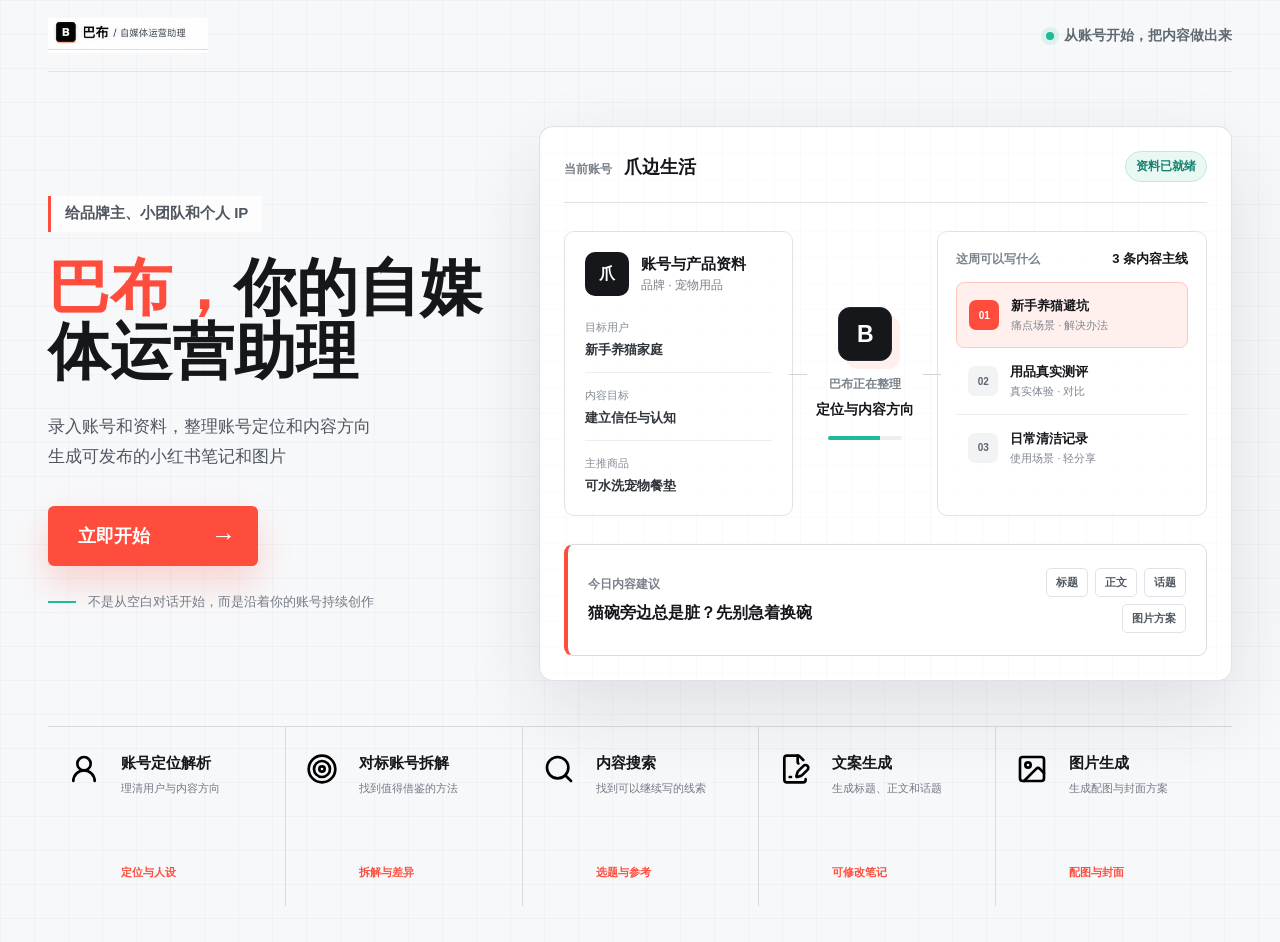
<file: figma-home-redesign/index.html>
<!doctype html>
<html lang="zh-CN">
  <head>
    <meta charset="UTF-8" />
    <meta name="viewport" content="width=device-width, initial-scale=1.0" />
    <title>巴布首页设计探索</title>
    <link rel="stylesheet" href="./styles.css" />
  </head>
  <body>
    <main class="page-shell">
      <header class="site-header">
        <img
          class="brand-logo"
          src="../04_可视化原型/assets/home/babu-header-logo.png"
          alt="巴布"
        />
        <div class="header-note">
          <span class="status-dot"></span>
          <span>从账号开始，把内容做出来</span>
        </div>
      </header>

      <section class="hero">
        <div class="hero-copy">
          <p class="audience">给品牌主、小团队和个人 IP</p>
          <h1><span>巴布，</span>你的自媒体运营助理</h1>
          <p class="description">
            录入账号和资料，整理账号定位和内容方向<br />
            生成可发布的小红书笔记和图片
          </p>
          <button class="primary-button" type="button">
            <span>立即开始</span>
            <span class="button-arrow">→</span>
          </button>

          <div class="trust-row">
            <span class="trust-line"></span>
            <p>不是从空白对话开始，而是沿着你的账号持续创作</p>
          </div>
        </div>

        <div class="product-visual" aria-label="巴布工作方式示意">
          <div class="visual-grid"></div>

          <div class="visual-topbar">
            <div>
              <span class="mini-label">当前账号</span>
              <strong>爪边生活</strong>
            </div>
            <span class="ready-badge">资料已就绪</span>
          </div>

          <div class="visual-body">
            <section class="account-source">
              <div class="source-title">
                <span class="source-avatar">爪</span>
                <div>
                  <strong>账号与产品资料</strong>
                  <span>品牌 · 宠物用品</span>
                </div>
              </div>
              <dl class="source-fields">
                <div>
                  <dt>目标用户</dt>
                  <dd>新手养猫家庭</dd>
                </div>
                <div>
                  <dt>内容目标</dt>
                  <dd>建立信任与认知</dd>
                </div>
                <div>
                  <dt>主推商品</dt>
                  <dd>可水洗宠物餐垫</dd>
                </div>
              </dl>
            </section>

            <div class="process-core">
              <span class="core-symbol">B</span>
              <span class="core-kicker">巴布正在整理</span>
              <strong>定位与内容方向</strong>
              <div class="processing-line">
                <span></span>
              </div>
            </div>

            <section class="content-output">
              <div class="output-heading">
                <span>这周可以写什么</span>
                <strong>3 条内容主线</strong>
              </div>
              <div class="output-item output-item-primary">
                <span class="output-icon">01</span>
                <div>
                  <strong>新手养猫避坑</strong>
                  <p>痛点场景 · 解决办法</p>
                </div>
              </div>
              <div class="output-item">
                <span class="output-icon">02</span>
                <div>
                  <strong>用品真实测评</strong>
                  <p>真实体验 · 对比</p>
                </div>
              </div>
              <div class="output-item">
                <span class="output-icon">03</span>
                <div>
                  <strong>日常清洁记录</strong>
                  <p>使用场景 · 轻分享</p>
                </div>
              </div>
            </section>
          </div>

          <div class="visual-result">
            <div class="result-copy">
              <span>今日内容建议</span>
              <strong>猫碗旁边总是脏？先别急着换碗</strong>
            </div>
            <div class="result-tags">
              <span>标题</span>
              <span>正文</span>
              <span>话题</span>
              <span>图片方案</span>
            </div>
          </div>
        </div>
      </section>

      <section class="capabilities" aria-label="巴布的五项能力">
        <article class="capability">
          <img src="../04_可视化原型/assets/icons/user-round.svg" alt="" />
          <div>
            <h2>账号定位解析</h2>
            <p>理清用户与内容方向</p>
          </div>
          <span>定位与人设</span>
        </article>

        <article class="capability">
          <img src="../04_可视化原型/assets/icons/target.svg" alt="" />
          <div>
            <h2>对标账号拆解</h2>
            <p>找到值得借鉴的方法</p>
          </div>
          <span>拆解与差异</span>
        </article>

        <article class="capability">
          <img src="../04_可视化原型/assets/icons/search.svg" alt="" />
          <div>
            <h2>内容搜索</h2>
            <p>找到可以继续写的线索</p>
          </div>
          <span>选题与参考</span>
        </article>

        <article class="capability">
          <img src="../04_可视化原型/assets/icons/file-pen-line.svg" alt="" />
          <div>
            <h2>文案生成</h2>
            <p>生成标题、正文和话题</p>
          </div>
          <span>可修改笔记</span>
        </article>

        <article class="capability">
          <img src="../04_可视化原型/assets/icons/image.svg" alt="" />
          <div>
            <h2>图片生成</h2>
            <p>生成配图与封面方案</p>
          </div>
          <span>配图与封面</span>
        </article>
      </section>
    </main>
  </body>
</html>
</file>
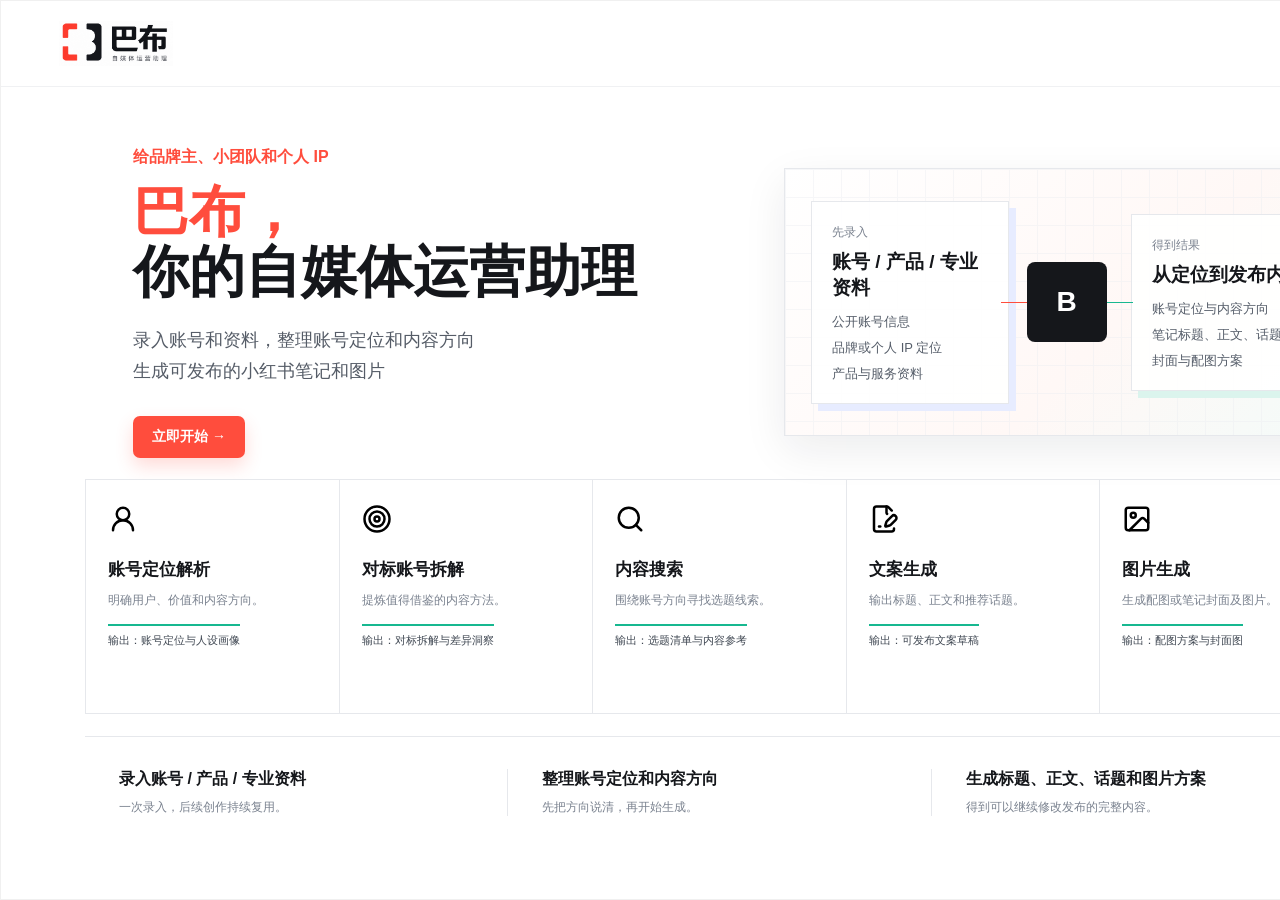
<file: figma-review-b/index.html>
<!doctype html>
<html lang="zh-CN">
  <head>
    <meta charset="utf-8" />
    <meta name="viewport" content="width=device-width, initial-scale=1" />
    <title>巴布方案 B 全页面审核稿</title>
    <link rel="stylesheet" href="./styles.css" />
  </head>
  <body>
    <main id="app"></main>
    <script src="./screens.js"></script>
  </body>
</html>
</file>
<file: 04_可视化原型/styles.css>
:root {
  color-scheme: light;
  --bg: #faf8f6;
  --panel: rgba(255, 255, 255, 0.86);
  --panel-strong: rgba(255, 255, 255, 0.96);
  --line: rgba(8, 18, 35, 0.1);
  --line-dark: rgba(8, 18, 35, 0.16);
  --text: #111317;
  --muted: #657084;
  --soft: rgba(8, 18, 35, 0.04);
  --soft-2: rgba(8, 18, 35, 0.07);
  --accent: #ff4d3d;
  --accent-2: #111317;
  --accent-3: #22c5a3;
  --accent-glow: rgba(255, 77, 61, 0.24);
  --ok: rgba(16, 185, 129, 0.1);
  --ok-text: #047857;
  --warn: rgba(245, 158, 11, 0.12);
  --warn-text: #92400e;
  --radius: 18px;
  --shadow: 0 24px 70px rgba(15, 23, 42, 0.08);
}

/* Homepage: account-oriented creator workbench. */
.home-brand-lockup {
  display: none;
}

.brand-ui-lockup {
  display: flex;
  align-items: center;
  gap: 12px;
}

body.home-mode {
  background: #ffffff;
}

body.home-mode::before {
  display: none;
}

body.home-mode .sidebar {
  height: 66px;
  padding: 0 44px;
  border-bottom: 1px solid #e3e5e8;
  background: #ffffff;
  box-shadow: none;
  backdrop-filter: none;
}

body.home-mode .brand-block {
  height: 52px;
}

body.home-mode .home-brand-lockup {
  display: block;
  width: 220px;
  height: 47px;
  object-fit: cover;
  object-position: left center;
}

body.home-mode .brand-ui-lockup,
body.home-mode .header-status {
  display: none;
}

body.home-mode .top-actions {
  gap: 0;
}

body.home-mode .auth-login-btn,
body.home-mode .account-trigger {
  min-height: 38px;
  padding: 0 20px;
  border: 1px solid #d9dde2;
  border-radius: 4px;
  background: #ffffff;
  color: #111111;
  box-shadow: none;
  font-weight: 800;
}

body.home-mode .auth-login-btn:hover,
body.home-mode .account-trigger:hover {
  border-color: #ff493d;
  color: #e9352b;
  transform: none;
}

body.home-mode .workspace {
  width: 100%;
  max-width: none;
  padding: 0 44px 48px;
}

body.home-mode .screen-area,
body.home-mode .home-screen {
  min-height: calc(100vh - 66px);
  background: #ffffff;
}

body.home-mode .home-screen {
  display: block;
  padding: 0;
}

/* Single-screen homepage motion: inspired by a flowing capability sequence. */
body.home-mode {
  overflow: hidden;
}

body.home-mode .workspace {
  height: calc(100vh - 66px);
  padding: 0 44px;
  overflow: hidden;
}

body.home-mode .screen-area,
body.home-mode .home-screen,
.babu-home,
.home-one-screen {
  height: 100%;
  min-height: 0;
}

.home-one-screen {
  display: grid;
  grid-template-columns: minmax(380px, 0.78fr) minmax(660px, 1.22fr);
  align-items: center;
  gap: 34px;
  padding: 26px 28px 28px;
}

.home-one-copy {
  position: relative;
  z-index: 2;
  align-self: center;
  padding: 0 0 0 10px;
}

.home-eyebrow {
  display: inline-block;
  margin-bottom: 18px;
  color: #ff4d3d;
  font-size: 13px;
  font-weight: 900;
}

.home-one-copy h2 {
  max-width: 540px;
  margin: 0;
  color: #111317;
  font-size: 56px;
  font-weight: 950;
  line-height: 1.04;
}

.home-one-copy h2 span {
  display: block;
  color: #ff4d3d;
}

.home-one-copy > p {
  max-width: 500px;
  margin: 22px 0 0;
  color: #4f555d;
  font-size: 16px;
  line-height: 1.75;
}

.home-one-copy .home-main-cta {
  margin-top: 26px;
}

.home-one-footnote {
  display: flex;
  align-items: center;
  gap: 9px;
  margin-top: 28px;
  color: #6b7078;
  font-size: 12px;
}

.home-one-footnote::before {
  width: 34px;
  height: 2px;
  background: #22c5a3;
  content: "";
}

.home-one-footnote strong {
  color: #111317;
}

.home-motion-showcase {
  min-width: 0;
  height: 100%;
  display: grid;
  grid-template-rows: auto minmax(0, 1fr);
  align-content: center;
  gap: 10px;
  padding: 18px 0 4px;
}

.home-motion-intro {
  display: grid;
  grid-template-columns: 132px minmax(260px, 1fr);
  gap: 5px 18px;
  align-items: end;
  padding: 0 8px;
}

.home-motion-intro > span {
  grid-row: 1 / 3;
  align-self: start;
  padding-top: 7px;
  color: #ff4d3d;
  font-size: 12px;
  font-weight: 900;
}

.home-motion-intro h3 {
  margin: 0;
  color: #111317;
  font-size: 28px;
  line-height: 1.25;
}

.home-motion-intro p {
  max-width: 590px;
  margin: 0;
  color: #6b7078;
  font-size: 12px;
  line-height: 1.55;
}

.home-motion-stage {
  position: relative;
  min-height: 420px;
  height: 100%;
  max-height: 500px;
  overflow: hidden;
  border-top: 1px solid #e3e5e8;
  border-bottom: 1px solid #e3e5e8;
  background: #faf8f6;
  isolation: isolate;
}

.home-motion-canvas {
  position: absolute;
  inset: 0;
  z-index: 0;
  width: 100%;
  height: 100%;
}

.home-motion-nodes {
  position: absolute;
  inset: 0;
  z-index: 2;
}

.home-motion-node {
  position: absolute;
  width: 184px;
  display: grid;
  grid-template-columns: 28px minmax(0, 1fr);
  gap: 4px 8px;
  padding: 6px;
  border: 0;
  background: transparent;
  color: #111317;
  text-align: left;
  opacity: 0;
  transform: translate(var(--from-x), var(--from-y)) scale(0.72);
  transition:
    opacity 700ms ease var(--delay),
    transform 900ms cubic-bezier(0.16, 1, 0.3, 1) var(--delay),
    color 180ms ease;
}

.home-motion-stage.motion-ready .home-motion-node {
  opacity: 0.48;
  transform: translate(0, 0) scale(1);
}

.home-motion-node > span {
  grid-row: 1 / 3;
  color: #ff4d3d;
  font-size: 12px;
  font-weight: 900;
}

.home-motion-node b {
  font-size: 17px;
  line-height: 1.2;
}

.home-motion-node small {
  color: #717780;
  font-size: 10px;
  line-height: 1.45;
}

.home-motion-stage.motion-ready .home-motion-node.active,
.home-motion-node:hover,
.home-motion-node:focus-visible {
  color: #111317;
  opacity: 1;
  transform: translate(0, 0) scale(1.06);
}

.home-motion-node.active b {
  color: #ff4d3d;
}

.home-motion-node:focus-visible {
  outline: 2px solid #ff4d3d;
  outline-offset: 4px;
}

.home-motion-node.node-01 {
  top: 9%;
  left: 3%;
  --from-x: 260px;
  --from-y: 120px;
  --delay: 80ms;
}

.home-motion-node.node-02 {
  top: 12%;
  right: 2%;
  --from-x: -240px;
  --from-y: 105px;
  --delay: 230ms;
}

.home-motion-node.node-03 {
  top: 45%;
  left: 0;
  --from-x: 300px;
  --from-y: 0;
  --delay: 380ms;
}

.home-motion-node.node-04 {
  bottom: 7%;
  left: 13%;
  --from-x: 210px;
  --from-y: -120px;
  --delay: 530ms;
}

.home-motion-node.node-05 {
  right: 1%;
  bottom: 8%;
  --from-x: -250px;
  --from-y: -115px;
  --delay: 680ms;
}

.home-motion-focus {
  position: absolute;
  top: 48%;
  left: 52%;
  z-index: 3;
  width: min(330px, 45%);
  min-height: 156px;
  display: grid;
  grid-template-columns: 42px minmax(0, 1fr);
  grid-template-rows: auto auto auto;
  align-content: center;
  gap: 5px 12px;
  padding: 20px 18px 20px 22px;
  border-left: 3px solid #ff4d3d;
  background: rgba(255, 255, 255, 0.92);
  box-shadow: 0 18px 50px rgba(17, 19, 23, 0.08);
  transform: translate(-50%, -50%);
}

.home-motion-focus > span {
  grid-row: 1 / 4;
  color: #ff4d3d;
  font-size: 20px;
  font-weight: 900;
}

.home-motion-focus small {
  color: #22a287;
  font-size: 10px;
  font-weight: 900;
}

.home-motion-focus h4 {
  margin: 0;
  color: #111317;
  font-size: 25px;
  line-height: 1.2;
}

.home-motion-focus p {
  margin: 2px 0 0;
  color: #565d65;
  font-size: 12px;
  line-height: 1.6;
}

.home-motion-focus.is-changing {
  animation: home-focus-change 380ms ease;
}

.home-motion-timeline {
  position: absolute;
  right: 16px;
  bottom: 14px;
  z-index: 4;
  width: 118px;
  height: 2px;
  overflow: hidden;
  background: #dfe2e6;
}

.home-motion-timeline span {
  display: block;
  width: 20%;
  height: 100%;
  background: #ff4d3d;
  transition: width 360ms ease;
}

@keyframes home-focus-change {
  0% { opacity: 0.35; transform: translate(-50%, -47%); }
  100% { opacity: 1; transform: translate(-50%, -50%); }
}

@media (max-width: 1120px) {
  body.home-mode .workspace {
    padding: 0 28px;
  }

  .home-one-screen {
    grid-template-columns: minmax(330px, 0.72fr) minmax(600px, 1.28fr);
    gap: 22px;
    padding-right: 8px;
    padding-left: 8px;
  }

  .home-one-copy h2 {
    font-size: 48px;
  }

  .home-motion-intro {
    grid-template-columns: 112px minmax(240px, 1fr);
  }

  .home-motion-node {
    width: 164px;
  }

  .home-motion-focus {
    width: min(286px, 46%);
  }
}

/* Workspace v2: global tools, account context, focused task canvas. */
body.workspace-mode {
  min-width: 1180px;
  overflow: hidden;
  background: #eef6f8;
}

body.workspace-mode::before {
  display: none;
}

body.workspace-mode .app-shell {
  min-height: 100vh;
  display: grid;
  grid-template-columns: 92px 272px minmax(0, 1fr);
  gap: 0;
  background: #eef6f8;
}

body.workspace-mode .sidebar {
  position: sticky;
  top: 0;
  z-index: 20;
  width: 92px;
  height: 100vh;
  padding: 18px 10px 16px;
  display: flex;
  flex-direction: column;
  border-right: 1px solid #dfe7ea;
  background: #f7fbfc;
  box-shadow: none;
}

body.workspace-mode .brand-block {
  width: 64px;
  height: 48px;
  margin: 0 auto 20px;
  padding: 0;
  overflow: hidden;
  border: 0;
  background: transparent;
}

body.workspace-mode .brand-logo-image {
  width: 78px;
  height: 48px;
  object-fit: cover;
  object-position: 20% 50%;
}

body.workspace-mode .top-actions {
  display: none;
}

.workspace-nav {
  min-height: 0;
  flex: 1;
  display: flex;
  flex-direction: column;
  justify-content: space-between;
  gap: 18px;
}

.workspace-nav-main,
.workspace-nav-bottom {
  display: grid;
  gap: 10px;
}

.workspace-nav-item,
.workspace-profile-trigger {
  width: 72px;
  min-height: 66px;
  margin: 0 auto;
  padding: 9px 6px;
  display: flex;
  flex-direction: column;
  align-items: center;
  justify-content: center;
  gap: 7px;
  border: 1px solid transparent;
  border-radius: 8px;
  background: transparent;
  color: #505a61;
  font-size: 12px;
  font-weight: 800;
  box-shadow: none;
}

.workspace-nav-item img,
.workspace-profile-trigger img,
.workspace-credit img {
  width: 21px;
  height: 21px;
}

.workspace-nav-item:hover:not(.placeholder) {
  border-color: #d9e1e4;
  background: #ffffff;
  color: #111317;
}

.workspace-nav-item.active {
  border-color: rgba(255, 77, 61, 0.18);
  background: #fff2ef;
  color: #d83a2e;
  box-shadow: inset 3px 0 0 #ff4d3d;
}

.workspace-nav-item.active img {
  filter: invert(35%) sepia(78%) saturate(2838%) hue-rotate(345deg) brightness(99%) contrast(105%);
}

.workspace-nav-item.placeholder {
  cursor: default;
  color: #9aa3a9;
}

.workspace-nav-item:disabled {
  opacity: 0.42;
}

.workspace-credit {
  width: 72px;
  min-height: 64px;
  margin: 0 auto;
  padding: 8px 6px;
  display: grid;
  grid-template-columns: 20px auto;
  justify-content: center;
  align-content: center;
  gap: 2px 6px;
  border: 0;
  border-radius: 8px;
  background: transparent;
  color: #606a70;
  font-size: 11px;
}

.workspace-credit img {
  grid-row: 1 / 3;
  align-self: center;
  filter: invert(35%) sepia(78%) saturate(2838%) hue-rotate(345deg) brightness(99%) contrast(105%);
}

.workspace-credit strong {
  color: #111317;
  font-size: 14px;
}

.workspace-profile-menu {
  width: 72px;
  margin: 0 auto;
}

.workspace-profile-menu .logout-popover {
  right: -4px;
  bottom: calc(100% + 7px);
  width: 80px;
}

.context-sidebar {
  position: sticky;
  top: 12px;
  z-index: 10;
  height: calc(100vh - 24px);
  margin: 12px 0;
  padding: 20px 14px;
  overflow: hidden;
  border: 1px solid #e2e8ea;
  border-radius: 8px;
  background: #ffffff;
}

.context-sidebar-head {
  display: grid;
  gap: 14px;
}

.context-sidebar h2 {
  margin: 0;
  color: #111317;
  font-size: 20px;
}

.context-search {
  position: relative;
  display: block;
}

.context-search input {
  width: 100%;
  height: 40px;
  padding: 0 38px 0 12px;
  border: 1px solid #dfe5e7;
  border-radius: 7px;
  background: #ffffff;
  color: #111317;
  font-size: 13px;
}

.context-search img {
  position: absolute;
  top: 10px;
  right: 11px;
  width: 19px;
  height: 19px;
  opacity: 0.48;
}

.context-create-btn {
  min-height: 42px;
  display: flex;
  align-items: center;
  justify-content: center;
  gap: 7px;
  border: 0;
  border-radius: 7px;
  background: #111317;
  color: #ffffff;
  font-weight: 900;
}

.context-create-btn img {
  width: 18px;
  height: 18px;
  filter: invert(1);
}

.context-account-section {
  min-height: 0;
  display: grid;
  align-content: start;
  margin-top: 22px;
}

.context-section-title {
  padding-bottom: 11px;
  border-bottom: 1px solid #e6ebed;
  color: #111317;
  font-size: 14px;
  font-weight: 900;
}

.context-account-list {
  max-height: calc(100vh - 210px);
  padding-top: 10px;
  display: grid;
  gap: 6px;
  overflow-y: auto;
}

.context-account-item {
  width: 100%;
  min-height: 68px;
  display: grid;
  grid-template-columns: 42px minmax(0, 1fr) auto;
  align-items: center;
  gap: 10px;
  padding: 9px;
  border: 1px solid transparent;
  border-radius: 7px;
  background: transparent;
  color: #111317;
  text-align: left;
  box-shadow: none;
}

.context-account-item:hover {
  border-color: #dfe7ea;
  background: #f7fafb;
}

.context-account-item.active {
  border-color: rgba(255, 77, 61, 0.18);
  background: #fff2ef;
}

.context-account-avatar {
  width: 42px;
  height: 42px;
  overflow: hidden;
  display: grid;
  place-items: center;
  border-radius: 7px;
  background: #111317;
  color: #ffffff;
  font-weight: 900;
}

.context-account-avatar img {
  width: 100%;
  height: 100%;
  object-fit: cover;
}

.context-account-copy {
  min-width: 0;
  display: grid;
  gap: 4px;
}

.context-account-copy strong,
.context-account-copy small {
  overflow: hidden;
  text-overflow: ellipsis;
  white-space: nowrap;
}

.context-account-copy strong {
  font-size: 14px;
}

.context-account-copy small {
  color: #7c868c;
  font-size: 11px;
}

.context-account-meta {
  color: #9aa3a9;
  font-size: 10px;
}

.context-empty {
  margin: 18px 0 0;
  color: #a0a8ad;
  font-size: 13px;
  text-align: center;
}

body.workspace-mode .workspace {
  min-width: 0;
  height: calc(100vh - 24px);
  margin: 12px;
  padding: 0;
  overflow: hidden;
  border: 1px solid #e2e8ea;
  border-radius: 8px;
  background: #f9fbfc;
}

body.workspace-mode .topbar {
  min-height: 62px;
  margin: 0;
  padding: 0 20px;
  display: flex;
  align-items: center;
  gap: 12px;
  border-bottom: 1px solid #e5eaec;
  background: #ffffff;
}

body.workspace-mode .topbar h1 {
  display: block;
  margin: 0;
  font-size: 20px;
}

body.workspace-mode .back-button {
  min-width: 34px;
  min-height: 34px;
  padding: 0 11px;
  border-radius: 6px;
  font-size: 12px;
}

body.workspace-mode .screen-area {
  height: calc(100% - 62px);
  min-height: 0;
  overflow: hidden;
  background: #f9fbfc;
}

body.workspace-mode .screen {
  height: 100%;
  padding: 16px 20px 20px;
  overflow-y: auto;
}

body.workspace-mode .workspace-canvas-head {
  display: none;
}

.account-main-empty,
body.workspace-mode [data-view="production"] > .empty-state {
  min-height: calc(100vh - 160px);
  display: flex;
  flex-direction: column;
  align-items: center;
  justify-content: center;
  gap: 10px;
  border: 1px dashed #d6dfe2;
  border-radius: 8px;
  background: #ffffff;
}

.account-main-empty img,
body.workspace-mode [data-view="production"] > .empty-state img {
  width: 34px;
  height: 34px;
  opacity: 0.5;
}

.account-main-empty h3,
.account-main-empty p,
body.workspace-mode [data-view="production"] > .empty-state h3,
body.workspace-mode [data-view="production"] > .empty-state p {
  margin: 0;
}

.account-main-empty p,
body.workspace-mode [data-view="production"] > .empty-state p {
  max-width: 420px;
  color: #747e84;
  text-align: center;
}

.account-detail-view {
  position: relative;
  min-height: 100%;
  padding-bottom: 74px;
}

.account-detail-summary,
.account-detail-materials {
  border: 1px solid #e1e7e9;
  border-radius: 8px;
  background: #ffffff;
}

.account-detail-summary {
  position: relative;
  padding: 24px;
}

.account-detail-type,
.account-detail-status {
  position: absolute;
  top: 0;
  padding: 8px 13px;
  font-size: 11px;
  font-weight: 900;
}

.account-detail-type {
  left: 0;
  border-radius: 8px 0 7px 0;
  background: #111317;
  color: #ffffff;
}

.account-detail-status {
  right: 0;
  border-radius: 0 8px 0 7px;
  background: #eaf8f3;
  color: #0b7d64;
}

.account-detail-profile {
  display: flex;
  align-items: center;
  gap: 12px;
  margin-top: 14px;
}

.account-detail-avatar {
  width: 54px;
  height: 54px;
  overflow: hidden;
  display: grid;
  place-items: center;
  border-radius: 8px;
  background: #111317;
  color: #ffffff;
  font-weight: 900;
}

.account-detail-avatar img {
  width: 100%;
  height: 100%;
  object-fit: cover;
}

.account-detail-profile h3,
.account-detail-profile p {
  margin: 0;
}

.account-detail-profile h3 {
  font-size: 20px;
}

.account-detail-profile p {
  margin-top: 4px;
  color: #7b858a;
  font-size: 12px;
}

.account-detail-stats {
  display: grid;
  grid-template-columns: repeat(3, minmax(0, 1fr));
  gap: 8px;
  margin-top: 16px;
}

.account-detail-stats div,
.account-detail-positioning,
.account-detail-bio {
  padding: 12px;
  border: 1px solid #e4eaec;
  border-radius: 7px;
  background: #fbfcfd;
}

.account-detail-stats span,
.account-detail-positioning span {
  display: block;
  margin-bottom: 4px;
  color: #7c868c;
  font-size: 11px;
}

.account-detail-bio {
  margin: 10px 0 0;
  color: #4f5a61;
  line-height: 1.55;
}

.account-detail-tags {
  display: flex;
  flex-wrap: wrap;
  gap: 7px;
  margin-top: 10px;
}

.account-detail-tags span {
  padding: 5px 8px;
  border: 1px solid #dfe5e7;
  border-radius: 6px;
  background: #ffffff;
  color: #4f5a61;
  font-size: 11px;
}

.account-detail-positioning {
  margin-top: 10px;
}

.account-detail-materials {
  margin-top: 12px;
  padding: 18px;
}

.account-detail-section-head {
  display: flex;
  align-items: flex-start;
  justify-content: space-between;
  gap: 16px;
  padding-bottom: 12px;
  border-bottom: 1px solid #e7ecee;
}

.account-detail-section-head span,
.account-detail-section-head strong {
  color: #7c868c;
  font-size: 11px;
}

.account-detail-section-head h3 {
  margin: 3px 0 0;
  font-size: 16px;
}

.account-detail-data-grid {
  display: grid;
  grid-template-columns: repeat(2, minmax(0, 1fr));
  gap: 10px;
  margin-top: 12px;
}

.account-detail-data-grid > div {
  padding: 11px;
  display: grid;
  gap: 5px;
  border: 1px solid #e5eaec;
  border-radius: 7px;
  background: #fbfcfd;
}

.account-detail-data-grid > div.wide {
  grid-column: 1 / -1;
}

.account-detail-data-grid span {
  color: #7c868c;
  font-size: 11px;
}

.account-detail-recent {
  margin-top: 12px;
  padding-top: 12px;
  border-top: 1px solid #e7ecee;
}

.account-detail-recent > span {
  color: #7c868c;
  font-size: 11px;
  font-weight: 800;
}

.account-detail-recent > div {
  display: flex;
  flex-wrap: wrap;
  gap: 7px;
  margin-top: 8px;
}

.account-detail-recent button {
  min-height: 30px;
  padding: 0 9px;
  border: 1px solid #dfe5e7;
  border-radius: 6px;
  background: #ffffff;
  color: #39434a;
  font-size: 11px;
  box-shadow: none;
}

.account-detail-actions {
  position: sticky;
  bottom: -20px;
  margin-top: 14px;
  padding: 12px 0 0;
  display: flex;
  justify-content: flex-end;
  gap: 9px;
  background: #f9fbfc;
}

.account-detail-actions img,
.create-sticky-actions img,
.history-link img {
  width: 16px;
  height: 16px;
}

.account-detail-actions .primary-btn {
  display: inline-flex;
  align-items: center;
  gap: 7px;
}

.create-flow {
  min-height: 100%;
  padding-bottom: 72px;
}

.create-step-panel {
  display: grid;
  gap: 12px;
}

.create-step-panel[hidden] {
  display: none;
}

body.workspace-mode .create-flow .panel {
  border: 1px solid #e1e7e9;
  border-radius: 8px;
  background: #ffffff;
  box-shadow: none;
}

body.workspace-mode .create-type-panel {
  padding: 16px;
}

body.workspace-mode .create-flow .choice-grid {
  grid-template-columns: repeat(2, minmax(0, 1fr));
  gap: 10px;
}

body.workspace-mode .create-flow .choice-card {
  min-height: 74px;
  margin: 0;
  border-radius: 7px;
}

body.workspace-mode .create-flow .choice-card.active {
  border-color: #ff4d3d;
  background: #fff2ef;
  box-shadow: none;
}

.create-sticky-actions {
  position: sticky;
  bottom: -20px;
  z-index: 8;
  min-height: 66px;
  margin-top: 12px;
  padding: 12px 0;
  display: flex;
  justify-content: flex-end;
  gap: 10px;
  border-top: 1px solid #e4eaec;
  background: #f9fbfc;
}

.create-sticky-actions .secondary-btn,
.create-sticky-actions .primary-btn {
  min-width: 108px;
}

.create-sticky-actions .secondary-btn {
  display: inline-flex;
  align-items: center;
  justify-content: center;
  gap: 6px;
}

.production-toolbar {
  min-height: 50px;
  margin: -4px 0 14px;
  display: grid;
  grid-template-columns: 1fr auto 1fr;
  align-items: center;
}

.production-back {
  grid-column: 1;
  justify-self: start;
  min-height: 34px;
  padding: 0 10px;
  display: inline-flex;
  align-items: center;
  gap: 6px;
  border: 0;
  border-radius: 6px;
  background: transparent;
  color: #59636a;
  font-size: 12px;
  font-weight: 800;
  box-shadow: none;
}

.production-back img {
  width: 16px;
  height: 16px;
}

body.workspace-mode[data-current-screen="production"] .topbar {
  display: none;
}

body.workspace-mode[data-current-screen="production"] .screen-area {
  height: 100%;
}

.mode-switch {
  grid-column: 2;
  display: inline-flex;
  padding: 3px;
  border: 1px solid #dce3e6;
  border-radius: 8px;
  background: #ffffff;
}

.mode-switch button {
  min-width: 78px;
  min-height: 32px;
  border: 0;
  border-radius: 6px;
  background: transparent;
  color: #6f787e;
  font-size: 12px;
  font-weight: 900;
  box-shadow: none;
}

.mode-switch button.active {
  background: #111317;
  color: #ffffff;
}

.mode-switch .coming-soon {
  cursor: default;
  color: #a6adb1;
}

.history-link {
  grid-column: 3;
  justify-self: end;
  min-height: 34px;
  padding: 0 10px;
  display: inline-flex;
  align-items: center;
  gap: 6px;
  border: 0;
  border-radius: 6px;
  background: transparent;
  color: #59636a;
  font-size: 12px;
  font-weight: 800;
  box-shadow: none;
}

.history-link:hover {
  background: #ffffff;
  color: #111317;
}

body.workspace-mode .creation-account-selector,
body.workspace-mode .account-picker-panel {
  display: none;
}

.creation-select-empty {
  min-height: calc(100vh - 190px);
  display: flex;
  flex-direction: column;
  align-items: center;
  justify-content: center;
  gap: 9px;
  border: 1px dashed #d8e0e3;
  border-radius: 8px;
  background: #ffffff;
  text-align: center;
}

.creation-select-empty img {
  width: 34px;
  height: 34px;
  opacity: 0.45;
}

.creation-select-empty h3,
.creation-select-empty p {
  margin: 0;
}

.creation-select-empty p {
  max-width: 430px;
  color: #7a848a;
}

body.workspace-mode .content-split {
  display: block;
}

body.workspace-mode .generation-workbench {
  display: block;
  max-width: none;
}

body.workspace-mode .generation-grid {
  display: grid;
  grid-template-columns: 1fr;
  gap: 10px;
}

body.workspace-mode .generation-grid > .panel {
  padding: 12px;
  border: 1px solid #e1e7e9;
  border-radius: 8px;
  background: #ffffff;
  box-shadow: none;
}

body.workspace-mode .pillar-option {
  min-height: 48px;
  padding: 6px 11px;
  gap: 2px;
  border-radius: 7px;
}

body.workspace-mode .pillar-option-group {
  gap: 6px;
}

body.workspace-mode .pillar-option strong {
  font-size: 14px;
  line-height: 18px;
}

body.workspace-mode .pillar-option span {
  margin-top: 0;
  font-size: 11px;
  line-height: 14px;
}

body.workspace-mode .pillar-option.selected {
  border-color: #ff4d3d;
  background: #fff2ef;
  box-shadow: inset 3px 0 0 #ff4d3d;
}

body.workspace-mode .control-block {
  margin-top: 8px;
}

body.workspace-mode .option-chip {
  min-height: 30px;
  padding: 5px 9px;
  border-radius: 6px;
}

body.workspace-mode .option-chip.selected {
  border-color: #111317;
  background: #111317;
  color: #ffffff;
}

body.workspace-mode .full-width.primary-btn {
  min-height: 38px;
  border-radius: 7px;
  background: #111317;
}

body.workspace-mode .output-panel {
  margin-top: 12px;
  padding: 14px;
  border: 1px solid #e1e7e9;
  border-radius: 8px;
  background: #ffffff;
  box-shadow: none;
}

body.workspace-mode .note-output-grid {
  grid-template-columns: repeat(2, minmax(0, 1fr));
}

body.workspace-mode .note-output-card {
  min-height: 176px;
  border-radius: 7px;
  box-shadow: none;
}

body.workspace-mode .inline-note-detail {
  width: 100%;
  margin-top: 12px;
}

@media (max-width: 1280px) {
  body.workspace-mode .app-shell {
    grid-template-columns: 82px 244px minmax(0, 1fr);
  }

  body.workspace-mode .sidebar {
    width: 82px;
  }

  .workspace-nav-item,
  .workspace-profile-trigger,
  .workspace-credit,
  .workspace-profile-menu {
    width: 64px;
  }
}


@media (prefers-reduced-motion: reduce) {
  .home-motion-node,
  .home-motion-stage.motion-ready .home-motion-node,
  .home-motion-focus,
  .home-motion-timeline span {
    transition: none;
    animation: none;
  }
}

/* Workspace shell v26: icon rail and quiet account empty state. */
body.workspace-mode {
  background: #f7f8fd;
}

body.workspace-mode .app-shell {
  grid-template-columns: 108px 300px minmax(0, 1fr);
  background: #f7f8fd;
}

body.workspace-mode .sidebar {
  width: 108px;
  padding: 24px 12px 18px;
  border: 0;
  background: linear-gradient(180deg, #eef9ff 0%, #f6f8ff 54%, #fff9ff 100%);
}

body.workspace-mode .brand-block {
  width: 84px;
  height: 58px;
  margin: 0 auto 34px;
  padding: 0;
  border: 0;
  display: flex;
  align-items: center;
  justify-content: center;
}

body.workspace-mode .workspace-brand-icon,
body.workspace-mode .brand-logo-image {
  display: none;
}

body.workspace-mode .workspace-brand-name {
  display: block;
  margin: 0;
  color: #111317;
  font-size: 24px;
  font-weight: 950;
  line-height: 1;
}

body.workspace-mode .workspace-nav {
  padding: 0;
}

body.workspace-mode .workspace-nav-main {
  gap: 22px;
}

body.workspace-mode .workspace-nav-item,
body.workspace-mode .workspace-profile-trigger {
  width: 84px;
  min-height: 86px;
  padding: 10px 6px;
  gap: 9px;
  border: 0;
  border-radius: 26px;
  color: #2f3338;
  font-size: 15px;
  font-weight: 760;
}

body.workspace-mode .workspace-nav-item img,
body.workspace-mode .workspace-profile-trigger img {
  width: 30px;
  height: 30px;
}

body.workspace-mode .workspace-nav-item.placeholder {
  color: #2f3338;
  opacity: 1;
}

body.workspace-mode .workspace-nav-item:hover:not(.placeholder) {
  border: 0;
  background: rgba(255, 255, 255, 0.62);
}

body.workspace-mode .workspace-nav-item.active {
  min-height: 96px;
  border: 0;
  background: linear-gradient(180deg, #ffc4c5 0%, #f4e8fb 100%);
  color: #ff4d3d;
  box-shadow: none;
}

body.workspace-mode .workspace-nav-item.active img {
  width: 38px;
  height: 38px;
  filter: invert(35%) sepia(84%) saturate(2840%) hue-rotate(343deg) brightness(105%) contrast(102%);
}

body.workspace-mode .workspace-nav-item.active span {
  display: none;
}

body.workspace-mode .workspace-nav-bottom {
  gap: 18px;
}

body.workspace-mode .workspace-credit {
  width: 84px;
  min-height: 66px;
  padding: 4px 6px;
  display: flex;
  flex-direction: column;
  align-items: center;
  justify-content: center;
  gap: 2px;
  color: #ff4d3d;
  font-size: 12px;
}

body.workspace-mode .workspace-credit img {
  width: 28px;
  height: 28px;
}

body.workspace-mode .workspace-credit span {
  display: none;
}

body.workspace-mode .workspace-credit strong {
  color: #ff4d3d;
  font-size: 15px;
}

body.workspace-mode .workspace-profile-menu {
  width: 84px;
}

body.workspace-mode .workspace-profile-trigger {
  min-height: 68px;
  border-radius: 18px;
  font-size: 13px;
}

body.workspace-mode .workspace-profile-trigger img {
  width: 25px;
  height: 25px;
}

body.workspace-mode .context-sidebar {
  top: 18px;
  height: calc(100vh - 36px);
  margin: 18px 0;
  padding: 26px 18px;
  border: 0;
  border-radius: 22px;
  background: rgba(255, 255, 255, 0.76);
  box-shadow: none;
}

body.workspace-mode .context-sidebar-head {
  gap: 18px;
}

body.workspace-mode .context-sidebar h2 {
  font-size: 22px;
}

body.workspace-mode .context-search {
  height: 44px;
  border-color: #dfe2e8;
  border-radius: 11px;
  background: rgba(255, 255, 255, 0.82);
}

body.workspace-mode .context-search input {
  height: 42px;
  border: 0;
  border-radius: 11px;
  background: transparent;
  font-size: 13px;
}

body.workspace-mode .context-search img {
  top: 11px;
  right: 12px;
  width: 21px;
  height: 21px;
}

body.workspace-mode .context-create-btn {
  min-height: 46px;
  border: 0;
  border-radius: 999px;
  background: #fde8e9;
  color: #ffffff;
  box-shadow: none;
}

body.workspace-mode .context-create-btn:hover {
  border: 0;
  background: #fbdcdf;
}

body.workspace-mode .context-create-btn img {
  width: 15px;
  height: 15px;
  filter: brightness(0) invert(1);
}

body.workspace-mode .context-account-section {
  margin-top: 28px;
}

body.workspace-mode .context-section-title {
  padding-bottom: 13px;
  border-bottom-color: #e5e6eb;
  font-size: 15px;
}

body.workspace-mode .context-empty {
  margin-top: 20px;
  color: #afb2ba;
  font-size: 14px;
}

body.workspace-mode .workspace {
  height: 100vh;
  margin: 0;
  border: 0;
  border-radius: 0;
  background: #f7f8fd;
}

body.workspace-mode[data-current-screen="projects"][data-project-state="empty"] .screen[data-view="projects"] {
  padding: 0;
  background: #f7f8fd;
}

body.workspace-mode[data-current-screen="projects"][data-project-state="empty"] .account-main-empty {
  display: none !important;
}

@media (max-width: 1280px) {
  body.workspace-mode .app-shell {
    grid-template-columns: 100px 280px minmax(0, 1fr);
  }

  body.workspace-mode .sidebar {
    width: 100px;
  }
}

/* Homepage v21: account-to-content AI flow. */
body.home-mode {
  min-width: 1180px;
  overflow: hidden;
  background: #ffffff;
}

body.home-mode .sidebar {
  height: 82px;
  padding: 0 clamp(42px, 3.4vw, 72px);
  border-bottom: 1px solid #edf1f3;
  background: #ffffff;
}

body.home-mode .brand-block {
  height: 70px;
}

body.home-mode .brand-logo-image {
  width: 158px;
  height: 58px;
}

body.home-mode .workspace {
  height: calc(100vh - 82px);
  background: #ffffff;
}

body.home-mode .screen-area,
body.home-mode .home-screen,
body.home-mode .babu-flow-home {
  width: 100%;
  height: 100%;
  min-height: 0;
  background: #ffffff;
}

.babu-flow-home {
  overflow: hidden;
}

.flow-home-layout {
  width: min(calc(100vw - 96px), 1780px);
  height: 100%;
  min-height: 0;
  margin: 0 auto;
  display: grid;
  grid-template-rows: minmax(290px, 42%) minmax(0, 58%);
}

.flow-home-hero {
  position: relative;
  min-width: 0;
  padding: clamp(42px, 6vh, 76px) 0 28px;
  display: flex;
  align-items: flex-start;
}

.flow-home-hero::after {
  position: absolute;
  top: 0;
  right: 0;
  bottom: 0;
  width: 58%;
  border-right: 1px solid #f0f3f5;
  border-left: 1px solid #f0f3f5;
  content: "";
  pointer-events: none;
}

.flow-home-hero > div {
  position: relative;
  z-index: 1;
}

.flow-home-audience {
  margin: 0 0 20px;
  color: #5c6e85;
  font-size: clamp(15px, 1vw, 19px);
  font-weight: 700;
  line-height: 1.4;
}

.flow-home-hero h2 {
  margin: 0;
  color: #101216;
  font-size: clamp(48px, 4vw, 72px);
  font-weight: 900;
  line-height: 1.04;
  letter-spacing: 0;
  white-space: nowrap;
}

.flow-home-hero h2 span {
  margin-right: 24px;
  color: #ff4d3d;
}

.flow-home-summary {
  margin: 20px 0 0;
  color: #617187;
  font-size: clamp(19px, 1.4vw, 26px);
  line-height: 1.45;
}

.flow-home-cta {
  min-width: 190px;
  min-height: 58px;
  margin-top: 30px;
  padding: 0 30px;
  border: 1px solid #ff4d3d;
  border-radius: 6px;
  color: #ffffff;
  background: #ff4d3d;
  box-shadow: 6px 6px 0 #15181d;
  font-size: 18px;
  font-weight: 800;
  transition: transform 160ms ease, box-shadow 160ms ease, background 160ms ease;
}

.flow-home-cta::after {
  margin-left: 22px;
  content: "\2192";
}

.flow-home-cta:hover {
  background: #ee4135;
  box-shadow: 3px 3px 0 #15181d;
  transform: translate(3px, 3px);
}

.flow-preview {
  position: relative;
  min-width: 0;
  min-height: 0;
  padding: 28px 0 58px;
  border-top: 1px solid #eef1f3;
  display: grid;
  grid-template-columns: minmax(240px, 1.05fr) minmax(250px, 1fr) minmax(175px, 0.72fr) minmax(220px, 0.9fr) minmax(220px, 0.86fr);
  align-items: start;
  column-gap: clamp(16px, 1.7vw, 32px);
  background: #ffffff;
  pointer-events: none;
  user-select: none;
}

.flow-preview::before {
  position: absolute;
  top: 28px;
  right: 0;
  left: 0;
  height: 1px;
  background: #f3f5f6;
  content: "";
}

.flow-stage {
  position: relative;
  min-width: 0;
  opacity: 0.78;
  transition: opacity 320ms ease, transform 320ms ease;
}

.flow-stage.active,
.flow-stage.complete,
.flow-ai-core.active,
.flow-ai-core.complete {
  opacity: 1;
}

.flow-stage.active {
  transform: translateY(-3px);
}

.flow-stage > header {
  min-height: 34px;
  margin-bottom: 15px;
  display: flex;
  align-items: center;
  gap: 10px;
  color: #253247;
  font-size: 15px;
}

.flow-stage > header i {
  width: 9px;
  height: 9px;
  border: 3px solid #42c9ae;
  border-radius: 50%;
  display: block;
}

.flow-account-list {
  display: grid;
  gap: 10px;
}

.flow-account {
  min-width: 0;
  min-height: 70px;
  padding: 10px 12px;
  border: 1px solid #dfe6eb;
  border-radius: 8px;
  display: grid;
  grid-template-columns: 46px minmax(0, 1fr) auto;
  align-items: center;
  gap: 12px;
  background: #ffffff;
  box-shadow: 0 8px 20px rgba(32, 49, 65, 0.04);
}

.flow-account.active {
  border-color: #a8ddd3;
}

.flow-account > img {
  width: 46px;
  height: 46px;
  border-radius: 50%;
  object-fit: cover;
}

.flow-account > span {
  min-width: 0;
  display: grid;
  gap: 4px;
}

.flow-account strong,
.flow-account small {
  overflow: hidden;
  text-overflow: ellipsis;
  white-space: nowrap;
}

.flow-account strong {
  color: #202835;
  font-size: 14px;
}

.flow-account small {
  color: #8b98a9;
  font-size: 11px;
}

.flow-account b {
  padding: 4px 7px;
  border-radius: 4px;
  color: #31aa91;
  background: #effaf7;
  font-size: 10px;
}

.flow-analysis-panel {
  min-height: 230px;
  padding: 20px 22px;
  border: 1px solid #d9e3e8;
  border-radius: 8px;
  background: #ffffff;
  box-shadow: 0 12px 28px rgba(34, 52, 70, 0.05);
}

.flow-analysis,
.flow-note,
.flow-image {
  z-index: 1;
}

.flow-analysis-icon {
  width: 52px;
  height: 52px;
  border-radius: 50%;
  display: grid;
  place-items: center;
  background: #30c4a6;
}

.flow-analysis-icon img {
  width: 25px;
  height: 25px;
  filter: brightness(0) invert(1);
}

.flow-analysis-panel > p {
  margin: 14px 0 18px;
  color: #59697d;
  font-size: 13px;
  line-height: 1.55;
}

.flow-analysis-panel > p strong {
  color: #263447;
}

.flow-analysis-panel ul {
  margin: 0;
  padding: 0;
  display: grid;
  gap: 12px;
  list-style: none;
}

.flow-analysis-panel li {
  display: flex;
  align-items: center;
  gap: 9px;
  color: #65758a;
  font-size: 12px;
}

.flow-analysis-panel li img {
  width: 16px;
  height: 16px;
}

.flow-ai-core {
  min-width: 0;
  width: 100%;
  margin: 88px 0 0;
  opacity: 0.72;
  z-index: 0;
  transform: scaleX(1.48);
  transform-origin: center;
  transition: opacity 320ms ease, transform 320ms ease;
}

.flow-ai-core.active {
  transform: scaleX(1.58) scaleY(1.035);
}

.flow-ai-core > img {
  width: 100%;
  height: 150px;
  display: block;
  object-fit: contain;
  filter: contrast(1.2) saturate(1.25);
}

.flow-ai-core figcaption {
  margin-top: -16px;
  color: #2cbba1;
  font-size: 11px;
  font-weight: 750;
  text-align: center;
}

.flow-note-sheet {
  min-height: 284px;
  padding: 18px 18px 14px;
  border: 1px solid #d9e1e7;
  border-radius: 8px;
  background: #ffffff;
  box-shadow: 0 12px 28px rgba(34, 52, 70, 0.05);
}

.flow-note-sheet > small {
  color: #ff4d3d;
  font-size: 11px;
  font-weight: 800;
}

.flow-note-sheet h3 {
  margin: 10px 0 12px;
  color: #151a23;
  font-size: clamp(17px, 1.25vw, 21px);
  line-height: 1.35;
}

.flow-note-sheet p {
  margin: 0;
  color: #607086;
  font-size: 11px;
  line-height: 1.72;
}

.flow-note-sheet > div {
  margin-top: 15px;
  display: flex;
  flex-wrap: wrap;
  gap: 6px;
}

.flow-note-sheet > div span {
  color: #407dca;
  font-size: 10px;
  font-weight: 700;
}

.flow-note-sheet footer {
  margin-top: 18px;
  padding-top: 12px;
  border-top: 1px solid #edf1f3;
  display: flex;
  justify-content: space-between;
  color: #78879a;
  font-size: 10px;
}

.flow-image figure {
  position: relative;
  height: 310px;
  margin: 0;
  overflow: hidden;
  border: 1px solid #dfe5e9;
  border-radius: 8px;
  background: #f7f7f5;
  box-shadow: 0 12px 28px rgba(34, 52, 70, 0.06);
}

.flow-image figure > img {
  width: 100%;
  height: 100%;
  display: block;
  object-fit: cover;
}

.flow-image figcaption {
  position: absolute;
  top: 20px;
  right: 18px;
  left: 18px;
  display: grid;
  gap: 8px;
  color: #11151b;
  text-shadow: 0 1px 12px rgba(255, 255, 255, 0.95);
}

.flow-image figcaption strong {
  font-size: clamp(20px, 1.6vw, 28px);
  line-height: 1.18;
}

.flow-image figcaption span {
  color: #4f5e70;
  font-size: 11px;
  font-weight: 700;
}

.flow-continuous {
  position: absolute;
  right: 0;
  bottom: 14px;
  left: 0;
  height: 28px;
  display: grid;
  grid-template-columns: auto auto minmax(120px, 1fr) auto 18px;
  align-items: center;
  gap: 12px;
  color: #5a697d;
  font-size: 11px;
}

.flow-live-dot {
  width: 9px;
  height: 9px;
  border: 3px solid #d7f3ed;
  border-radius: 50%;
  background: #34c5a8;
}

.flow-continuous > i {
  height: 2px;
  overflow: hidden;
  background: #dfe7e8;
}

.flow-continuous > i b {
  display: block;
  width: 18%;
  height: 100%;
  background: #3dc7ad;
  transition: width 420ms ease;
}

.flow-continuous > img {
  width: 16px;
  height: 16px;
}

@media (min-width: 1680px) {
  .flow-home-layout {
    width: min(calc(100vw - 144px), 1820px);
    grid-template-rows: minmax(330px, 40%) minmax(0, 60%);
  }

  .flow-preview {
    padding-top: 34px;
    grid-template-columns: minmax(280px, 1.05fr) minmax(290px, 1fr) minmax(220px, 0.78fr) minmax(245px, 0.9fr) minmax(250px, 0.86fr);
  }

  .flow-account { min-height: 78px; }
  .flow-analysis-panel { min-height: 255px; }
  .flow-note-sheet { min-height: 320px; }
  .flow-image figure { height: 340px; }
  .flow-ai-core { margin-top: 105px; }
}

@media (max-width: 1360px) {
  .flow-home-layout {
    width: calc(100vw - 64px);
  }

  .flow-home-hero h2 {
    font-size: 48px;
  }

  .flow-preview {
    column-gap: 14px;
    grid-template-columns: 230px 235px 160px 215px 210px;
  }

  .flow-analysis-panel {
    padding-right: 16px;
    padding-left: 16px;
  }
}

@media (max-height: 950px) {
  .flow-home-layout {
    grid-template-rows: minmax(250px, 39%) minmax(0, 61%);
  }

  .flow-home-hero {
    padding-top: 28px;
  }

  .flow-home-audience { margin-bottom: 12px; }
  .flow-home-hero h2 { font-size: 44px; }
  .flow-home-summary { margin-top: 12px; font-size: 18px; }
  .flow-home-cta { min-height: 50px; margin-top: 20px; }
  .flow-preview { padding-top: 20px; padding-bottom: 48px; }
  .flow-stage > header { margin-bottom: 8px; }
  .flow-account { min-height: 56px; padding-top: 7px; padding-bottom: 7px; }
  .flow-account > img { width: 38px; height: 38px; }
  .flow-analysis-panel { min-height: 188px; padding-top: 14px; padding-bottom: 14px; }
  .flow-analysis-icon { width: 42px; height: 42px; }
  .flow-analysis-panel > p { margin: 10px 0 12px; }
  .flow-analysis-panel ul { gap: 7px; }
  .flow-ai-core { margin-top: 58px; }
  .flow-ai-core > img { height: 128px; }
  .flow-note-sheet { min-height: 225px; padding-top: 13px; padding-bottom: 10px; }
  .flow-note-sheet h3 { margin: 6px 0 8px; font-size: 17px; }
  .flow-note-sheet p { line-height: 1.5; }
  .flow-note-sheet > div { margin-top: 9px; }
  .flow-note-sheet footer { margin-top: 10px; padding-top: 7px; }
  .flow-image figure { height: 245px; }
}

@keyframes flowStagePulse {
  0%, 100% { filter: saturate(1); }
  50% { filter: saturate(1.12); }
}

.flow-stage.active,
.flow-ai-core.active {
  animation: flowStagePulse 1.2s ease-in-out infinite;
}

@media (prefers-reduced-motion: reduce) {
  .flow-stage.active,
  .flow-ai-core.active {
    animation: none;
  }
}

.home-feature-showcase {
  padding: 42px 0 0;
  border-top: 1px solid #e3e5e8;
}

.home-feature-intro {
  display: grid;
  grid-template-columns: 200px minmax(520px, 1fr) minmax(320px, 0.7fr);
  align-items: end;
  gap: 28px;
  padding: 0 22px 24px;
}

.home-feature-intro > span {
  color: #ff4438;
  font-size: 13px;
  font-weight: 900;
}

.home-feature-intro h3 {
  margin: 0;
  color: #101010;
  font-size: 31px;
  line-height: 1.25;
}

.home-feature-intro p {
  margin: 0;
  color: #646a72;
  font-size: 13px;
  line-height: 1.65;
}

.home-feature-layout {
  min-height: 480px;
  display: grid;
  grid-template-columns: 280px minmax(0, 1fr);
  overflow: hidden;
  border: 1px solid #dcdfe4;
  border-radius: 6px;
  background: #ffffff;
}

.home-feature-tabs {
  display: grid;
  align-content: stretch;
  border-right: 1px solid #dfe2e6;
  background: #f7f7f5;
}

.home-feature-tabs button {
  min-height: 95px;
  display: grid;
  grid-template-columns: 34px minmax(0, 1fr);
  grid-template-rows: auto auto;
  align-content: center;
  gap: 5px 10px;
  padding: 15px 18px;
  border: 0;
  border-bottom: 1px solid #e0e2e5;
  background: transparent;
  color: #151515;
  text-align: left;
}

.home-feature-tabs button:last-child {
  border-bottom: 0;
}

.home-feature-tabs button > span {
  grid-row: 1 / 3;
  color: #93989f;
  font-size: 11px;
  font-weight: 900;
}

.home-feature-tabs button b {
  font-size: 14px;
}

.home-feature-tabs button small {
  color: #777d84;
  font-size: 10px;
  line-height: 1.45;
}

.home-feature-tabs button.active {
  box-shadow: inset 4px 0 0 #ff4438;
  background: #ffffff;
}

.home-feature-tabs button.active > span,
.home-feature-tabs button.active b {
  color: #e7382e;
}

.home-feature-tabs button:hover {
  background: #ffffff;
}

.home-feature-stage {
  min-width: 0;
  background: #ffffff;
}

.home-feature-panel {
  min-height: 480px;
  padding: 26px 30px;
}

.home-feature-panel-head {
  display: flex;
  align-items: flex-start;
  justify-content: space-between;
  gap: 24px;
  padding-bottom: 20px;
  border-bottom: 1px solid #e3e5e8;
}

.home-feature-panel-head span {
  color: #1a927b;
  font-size: 11px;
  font-weight: 900;
}

.home-feature-panel-head h4 {
  margin: 6px 0 0;
  color: #171717;
  font-size: 22px;
  line-height: 1.35;
}

.home-feature-panel-head > strong {
  flex: 0 0 auto;
  padding: 6px 9px;
  border: 1px solid #dfe2e6;
  border-radius: 4px;
  color: #555c64;
  font-size: 10px;
}

.home-positioning-result {
  display: grid;
  grid-template-columns: 280px minmax(0, 1fr);
  gap: 30px;
  align-items: center;
  padding: 24px 0;
}

.home-sample-account {
  display: flex;
  align-items: center;
  gap: 14px;
}

.home-sample-account img {
  width: 68px;
  height: 68px;
  border-radius: 50%;
  object-fit: cover;
}

.home-sample-account div {
  display: grid;
  gap: 4px;
}

.home-sample-account b {
  font-size: 19px;
}

.home-sample-account span {
  color: #737a82;
  font-size: 11px;
}

.home-positioning-statement {
  padding-left: 28px;
  border-left: 1px solid #dfe2e6;
}

.home-positioning-statement > span {
  color: #188f78;
  font-size: 11px;
  font-weight: 900;
}

.home-positioning-statement strong {
  display: block;
  margin-top: 7px;
  font-size: 24px;
}

.home-positioning-statement p {
  max-width: 620px;
  margin: 9px 0 0;
  color: #626970;
  font-size: 12px;
  line-height: 1.65;
}

.home-feature-output-row {
  display: grid;
  grid-template-columns: repeat(3, minmax(0, 1fr));
  border-top: 1px solid #e3e5e8;
  border-bottom: 1px solid #e3e5e8;
}

.home-feature-output-row > div {
  min-width: 0;
  display: grid;
  gap: 7px;
  padding: 18px 22px;
  border-right: 1px solid #e3e5e8;
}

.home-feature-output-row > div:last-child {
  border-right: 0;
}

.home-feature-output-row span,
.home-feature-output-row small {
  color: #777d84;
  font-size: 10px;
}

.home-feature-output-row b {
  font-size: 13px;
}

.home-benchmark-grid {
  display: grid;
  grid-template-columns: 0.8fr 1.2fr;
  gap: 32px;
  padding: 22px 0;
}

.home-benchmark-account {
  display: grid;
  grid-template-columns: 116px minmax(0, 1fr);
  gap: 16px;
  align-items: center;
}

.home-benchmark-account img {
  width: 116px;
  height: 132px;
  border-radius: 4px;
  object-fit: cover;
}

.home-benchmark-account div {
  display: grid;
  gap: 7px;
}

.home-benchmark-account b {
  font-size: 17px;
}

.home-benchmark-account span {
  color: #737a82;
  font-size: 11px;
  line-height: 1.55;
}

.home-benchmark-points {
  display: grid;
  border-top: 1px solid #e3e5e8;
}

.home-benchmark-points > div {
  display: grid;
  grid-template-columns: 90px minmax(0, 1fr);
  gap: 14px;
  align-items: center;
  padding: 13px 0;
  border-bottom: 1px solid #e3e5e8;
}

.home-benchmark-points span,
.home-topic-suggestions > span {
  color: #188f78;
  font-size: 10px;
  font-weight: 900;
}

.home-benchmark-points b {
  font-size: 12px;
}

.home-topic-suggestions {
  display: flex;
  align-items: center;
  gap: 10px;
  padding-top: 18px;
  border-top: 1px solid #e3e5e8;
}

.home-topic-suggestions b {
  padding: 8px 10px;
  border: 1px solid #dfe2e6;
  border-radius: 4px;
  font-size: 10px;
}

.home-search-query {
  display: flex;
  align-items: center;
  gap: 16px;
  margin: 22px 0 0;
  padding: 15px 18px;
  border: 1px solid #cfe7e1;
  border-radius: 5px;
  background: #f7fcfa;
}

.home-search-query span {
  color: #188f78;
  font-size: 10px;
  font-weight: 900;
}

.home-search-query strong {
  font-size: 14px;
}

.home-search-results {
  display: grid;
  margin-top: 18px;
  border-top: 1px solid #e3e5e8;
}

.home-search-results > div {
  display: grid;
  grid-template-columns: 90px minmax(0, 1fr) 260px;
  align-items: center;
  gap: 16px;
  padding: 17px 4px;
  border-bottom: 1px solid #e3e5e8;
}

.home-search-results span {
  color: #188f78;
  font-size: 10px;
  font-weight: 900;
}

.home-search-results b {
  font-size: 13px;
}

.home-search-results small {
  color: #747b82;
  font-size: 10px;
}

.home-copy-settings,
.home-image-mode {
  display: flex;
  gap: 8px;
  margin-top: 18px;
}

.home-copy-settings span,
.home-image-mode span {
  padding: 7px 9px;
  border: 1px solid #dfe2e6;
  border-radius: 4px;
  color: #5e656c;
  font-size: 10px;
}

.home-image-mode span.active {
  border-color: #65c6b2;
  background: #eef9f6;
  color: #188f78;
  font-weight: 900;
}

.home-copy-results {
  display: grid;
  grid-template-columns: repeat(3, minmax(0, 1fr));
  margin-top: 18px;
  border-top: 1px solid #e3e5e8;
  border-bottom: 1px solid #e3e5e8;
}

.home-copy-results article {
  min-width: 0;
  display: grid;
  grid-template-columns: 84px minmax(0, 1fr);
  gap: 12px;
  padding: 16px;
  border-right: 1px solid #e3e5e8;
}

.home-copy-results article:last-child {
  border-right: 0;
}

.home-copy-results img {
  width: 84px;
  height: 116px;
  border-radius: 3px;
  object-fit: cover;
}

.home-copy-results article > div {
  min-width: 0;
  display: grid;
  align-content: start;
  gap: 7px;
}

.home-copy-results span,
.home-copy-results small {
  color: #188f78;
  font-size: 9px;
}

.home-copy-results b {
  font-size: 11px;
  line-height: 1.45;
}

.home-copy-results p {
  margin: 0;
  color: #6d747b;
  font-size: 9px;
  line-height: 1.55;
}

.home-feature-image-grid {
  display: grid;
  grid-template-columns: repeat(4, minmax(0, 1fr));
  gap: 10px;
  margin-top: 18px;
}

.home-feature-image-grid figure {
  min-width: 0;
  margin: 0;
  border: 1px solid #e0e3e7;
  border-radius: 5px;
  overflow: hidden;
}

.home-feature-image-grid img {
  width: 100%;
  height: 250px;
  display: block;
  object-fit: cover;
}

.home-feature-image-grid figcaption {
  min-height: 48px;
  padding: 10px;
  color: #5e656c;
  font-size: 10px;
  line-height: 1.45;
}

.babu-home {
  width: 100%;
  max-width: 1440px;
  margin: 0 auto;
  color: #111111;
  font-family: "PingFang SC", "Microsoft YaHei", -apple-system, BlinkMacSystemFont, sans-serif;
}

.home-intro-row {
  min-height: 300px;
  display: grid;
  grid-template-columns: minmax(760px, 1.5fr) minmax(300px, 0.7fr);
  align-items: center;
  gap: 48px;
  padding: 34px 48px 24px;
}

.home-intro-copy h2 {
  max-width: 990px;
  margin: 0;
  color: #050505;
  font-size: 64px;
  font-weight: 950;
  line-height: 1.03;
  letter-spacing: 0;
}

.home-intro-copy h2 span {
  color: #ff4438;
}

.home-intro-copy > p {
  max-width: 680px;
  margin: 20px 0 0;
  color: #444950;
  font-size: 17px;
  line-height: 1.65;
}

.home-main-cta {
  min-width: 168px;
  min-height: 50px;
  margin-top: 22px;
  padding: 0 28px;
  border: 1px solid #ff4438;
  border-radius: 4px;
  background: #ff4438;
  color: #ffffff;
  font-size: 16px;
  font-weight: 900;
  box-shadow: none;
  transition: transform 160ms ease, background 160ms ease;
}

.home-main-cta::after {
  content: "→";
  margin-left: 28px;
  font-size: 20px;
  font-weight: 500;
}

.home-main-cta:hover {
  background: #e9342b;
  transform: translateY(-2px);
}

.home-hand-note {
  justify-self: end;
  align-self: center;
  margin: 32px 18px 0 0;
  padding-bottom: 8px;
  border-bottom: 2px solid #45b69f;
  color: #222222;
  font-family: "Kaiti SC", "STKaiti", serif;
  font-size: 22px;
  line-height: 1.4;
  transform: rotate(-2deg);
}

.home-workspace-preview {
  overflow: hidden;
  border: 1px solid #dcdfe4;
  border-radius: 6px;
  background: #ffffff;
}

.home-account-bar {
  min-height: 64px;
  display: flex;
  align-items: center;
  gap: 18px;
  padding: 9px 18px;
  border-bottom: 1px solid #dfe2e6;
}

.home-account-bar > strong {
  margin-right: 8px;
  font-size: 15px;
  white-space: nowrap;
}

.home-account-select {
  min-width: 250px;
  min-height: 46px;
  display: flex;
  align-items: center;
  gap: 10px;
  padding: 5px 12px 5px 6px;
  border: 1px solid #d7ddd9;
  border-radius: 6px;
  background: #f7fbf9;
  color: #121212;
  text-align: left;
}

.home-account-select img {
  width: 36px;
  height: 36px;
  flex: 0 0 36px;
  border-radius: 50%;
  object-fit: cover;
}

.home-account-select span {
  min-width: 0;
  display: grid;
  gap: 1px;
}

.home-account-select b {
  font-size: 15px;
}

.home-account-select small {
  color: #23977f;
  font-size: 11px;
}

.home-account-switch {
  min-height: 38px;
  padding: 0 10px;
  border: 0;
  background: transparent;
  color: #2f6fe4;
  font-size: 13px;
  font-weight: 800;
}

.home-account-select:hover,
.home-account-select:focus-visible {
  border-color: #42b79f;
  outline: none;
}

.home-preview-grid {
  display: grid;
  grid-template-columns: minmax(220px, 0.85fr) minmax(220px, 0.9fr) minmax(440px, 1.9fr) minmax(260px, 1.2fr);
  min-height: 472px;
}

.home-preview-section {
  min-width: 0;
  padding: 18px;
  border-right: 1px solid #e1e4e8;
  background: #ffffff;
}

.home-preview-section:last-child {
  border-right: 0;
}

.home-preview-title {
  display: flex;
  align-items: center;
  gap: 9px;
}

.home-preview-title > span {
  color: #19977e;
  font-size: 11px;
  font-weight: 900;
}

.home-preview-title h3 {
  margin: 0;
  font-size: 16px;
  line-height: 1.3;
}

.home-preview-section h4 {
  margin: 20px 0 10px;
  font-size: 14px;
}

.home-positioning-copy {
  min-height: 92px;
  margin: 18px 0 0;
  padding: 13px;
  border: 1px solid #d9eee8;
  border-radius: 5px;
  background: #f7fcfa;
  color: #30353a;
  font-size: 13px;
  line-height: 1.65;
}

.home-direction-list {
  display: grid;
  gap: 13px;
}

.home-direction-list div {
  display: grid;
  gap: 3px;
  padding-bottom: 12px;
  border-bottom: 1px solid #eceef0;
}

.home-direction-list b {
  font-size: 13px;
}

.home-direction-list span {
  color: #6f767e;
  font-size: 11px;
  line-height: 1.45;
}

.home-pillar-list {
  display: grid;
  gap: 0;
  margin: 16px 0 0;
  padding: 0;
  list-style-position: inside;
}

.home-pillar-list li {
  padding: 10px 0;
  border-bottom: 1px solid #eceef0;
  color: #188b75;
  font-size: 12px;
}

.home-pillar-list b,
.home-pillar-list span {
  display: block;
  margin-left: 20px;
}

.home-pillar-list b {
  color: #222222;
  font-size: 12px;
}

.home-pillar-list span {
  margin-top: 3px;
  color: #777e86;
  font-size: 10px;
}

.home-write-today {
  margin-top: 17px;
}

.home-write-today h4 {
  margin: 0 0 7px;
}

.home-write-today p {
  margin: 0;
  padding: 5px 0;
  color: #34383d;
  font-size: 11px;
  line-height: 1.4;
}

.home-ideas-preview > button,
.home-image-action {
  width: 100%;
  min-height: 40px;
  margin-top: 14px;
  border: 1px solid #cfe7e1;
  border-radius: 5px;
  background: #edf8f5;
  color: #178d76;
  font-size: 12px;
  font-weight: 900;
}

.home-preview-heading-row {
  display: flex;
  align-items: center;
  justify-content: space-between;
  gap: 12px;
}

.home-preview-heading-row > button {
  padding: 0;
  border: 0;
  background: transparent;
  color: #2f6fe4;
  font-size: 11px;
  font-weight: 800;
}

.home-note-grid {
  display: grid;
  grid-template-columns: repeat(3, minmax(0, 1fr));
  gap: 8px;
  margin-top: 16px;
}

.home-note-card {
  min-width: 0;
  min-height: 388px;
  display: grid;
  grid-template-rows: auto 185px auto auto;
  align-content: start;
  gap: 10px;
  padding: 10px;
  border: 1px solid #e0e3e7;
  border-radius: 5px;
  background: #ffffff;
  color: #171717;
  text-align: left;
  transition: border-color 160ms ease, transform 160ms ease;
}

.home-note-card:hover {
  border-color: #48b9a1;
  transform: translateY(-2px);
}

.home-note-card img {
  width: 100%;
  height: 185px;
  border-radius: 3px;
  object-fit: cover;
}

.home-note-card b {
  min-width: 0;
  font-size: 12px;
  line-height: 1.5;
}

.home-note-card small {
  color: #737a83;
  font-size: 9px;
  line-height: 1.45;
}

.home-note-state {
  justify-self: end;
  padding: 3px 6px;
  border-radius: 3px;
  font-size: 9px;
  font-weight: 800;
}

.home-note-state.ready {
  background: #e8f7f2;
  color: #168c74;
}

.home-note-state.revise {
  background: #fff1df;
  color: #b96b17;
}

.home-image-grid {
  display: grid;
  grid-template-columns: repeat(2, minmax(0, 1fr));
  gap: 8px;
  margin-top: 16px;
}

.home-image-grid figure {
  position: relative;
  min-width: 0;
  margin: 0;
}

.home-image-grid img {
  width: 100%;
  height: 146px;
  display: block;
  border-radius: 4px;
  object-fit: cover;
}

.home-image-grid figcaption {
  position: absolute;
  right: 6px;
  bottom: 6px;
  padding: 3px 6px;
  border-radius: 3px;
  background: rgba(255, 255, 255, 0.92);
  color: #222222;
  font-size: 9px;
  font-weight: 800;
}

.home-image-action {
  border-style: dashed;
  background: #ffffff;
  color: #2f6fe4;
}

.babu-home button:focus-visible {
  outline: 3px solid rgba(47, 111, 228, 0.25);
  outline-offset: 2px;
}

@media (max-width: 1280px) {
  body.home-mode .workspace {
    padding-right: 28px;
    padding-left: 28px;
  }

  .home-intro-row {
    grid-template-columns: minmax(680px, 1.5fr) minmax(260px, 0.6fr);
    padding-right: 28px;
    padding-left: 28px;
  }

  .home-preview-grid {
    grid-template-columns: minmax(205px, 0.8fr) minmax(205px, 0.85fr) minmax(400px, 1.8fr) minmax(245px, 1.1fr);
  }

  .home-preview-section {
    padding: 14px;
  }

  .home-note-card {
    grid-template-rows: auto 165px auto auto;
  }

  .home-note-card img {
    height: 165px;
  }

  .home-image-grid img {
    height: 132px;
  }
}

* {
  box-sizing: border-box;
}

[hidden] {
  display: none !important;
}

body {
  margin: 0;
  font-family: -apple-system, BlinkMacSystemFont, "Segoe UI", sans-serif;
  color: var(--text);
  background:
    linear-gradient(180deg, rgba(238, 251, 248, 0.92) 0%, rgba(248, 251, 255, 1) 46%, #f7f8fb 100%),
    #f6fbfa;
}

button,
input,
textarea,
select {
  font: inherit;
}

button {
  cursor: pointer;
}

.app-shell {
  min-height: 100vh;
  display: block;
}

body.home-mode .topbar,
body.home-mode .tour-bar {
  display: none;
}

body.home-mode .workspace {
  padding: 0 64px 64px;
}

body.home-mode .screen-area {
  min-height: calc(100vh - 66px);
  background:
    linear-gradient(180deg, rgba(236, 252, 248, 0.96), rgba(248, 251, 255, 1)),
    #f6fbfa;
}

body.home-mode .home-screen {
  min-height: calc(100vh - 66px);
  display: grid;
  align-items: center;
  padding: 54px 0 40px;
}

.sidebar {
  background: rgba(255, 255, 255, 0.82);
  color: var(--text);
  padding: 14px 64px;
  display: flex;
  align-items: center;
  justify-content: space-between;
  gap: 24px;
  position: sticky;
  top: 0;
  height: 66px;
  border-bottom: 1px solid rgba(8, 18, 35, 0.08);
  box-shadow: 0 12px 44px rgba(15, 23, 42, 0.06);
  backdrop-filter: blur(18px);
  z-index: 10;
}

.brand-block {
  border: 0;
  padding: 0;
  background: transparent;
  color: inherit;
  display: flex;
  align-items: center;
  gap: 12px;
  text-align: left;
}

.brand-logo-image {
  width: 176px;
  height: 52px;
  display: block;
  object-fit: contain;
  object-position: left center;
}

.brand-home-link {
  cursor: pointer;
}

.brand-home-link:hover .mark {
  transform: translateY(-1px);
}

.mark {
  width: 36px;
  height: 36px;
  border: 1px solid rgba(8, 18, 35, 0.12);
  background:
    linear-gradient(135deg, rgba(120, 225, 191, 0.95), rgba(117, 167, 255, 0.92) 48%, rgba(124, 92, 255, 0.96));
  border-radius: 12px;
  display: grid;
  place-items: center;
  font-weight: 800;
  color: #ffffff;
  box-shadow: 0 14px 32px rgba(117, 167, 255, 0.22);
}

.brand-name {
  font-size: 15px;
  font-weight: 700;
}

.brand-sub,
.tiny-label {
  color: var(--muted);
  font-size: 12px;
}

.sidebar .brand-sub,
.sidebar .tiny-label {
  color: var(--muted);
}

.nav-list {
  display: flex;
  align-items: center;
  gap: 8px;
}

.nav-item {
  min-height: 38px;
  border: 1px solid transparent;
  color: #111827;
  background: transparent;
  text-align: left;
  padding: 8px 14px;
  border-radius: 999px;
  font-weight: 700;
  position: relative;
  overflow: hidden;
}

.nav-item span {
  position: relative;
  z-index: 1;
}

.nav-item.active,
.nav-item:hover {
  background: #111317;
  color: #ffffff;
  border-color: #111317;
  box-shadow: 0 14px 30px rgba(5, 8, 22, 0.16);
}

.nav-actions {
  display: flex;
  align-items: center;
  gap: 10px;
}

.sidebar-note {
  border: 1px solid var(--line);
  padding: 8px 12px;
  border-radius: 999px;
  display: grid;
  gap: 1px;
  background: rgba(255, 255, 255, 0.68);
}

.sidebar-note span {
  color: var(--muted);
  font-size: 12px;
}

.header-status {
  display: grid;
  gap: 1px;
  justify-items: end;
  color: var(--muted);
  font-size: 12px;
}

.header-status strong {
  color: var(--text);
  font-size: 14px;
}

.top-actions {
  display: flex;
  align-items: center;
  gap: 12px;
  position: relative;
}

.auth-login-btn,
.account-trigger,
.logout-popover {
  border: 1px solid rgba(5, 8, 22, 0.1);
  border-radius: 999px;
  min-height: 34px;
  padding: 7px 14px;
  background: #111317;
  color: #ffffff;
  font-size: 13px;
  font-weight: 900;
  box-shadow: 0 12px 26px rgba(5, 8, 22, 0.14);
}

.account-menu {
  position: relative;
}

.account-trigger {
  min-width: 88px;
}

.logout-popover {
  position: absolute;
  top: calc(100% + 8px);
  right: 0;
  min-width: 88px;
  opacity: 0;
  pointer-events: none;
  transform: translateY(-4px);
  transition: opacity 0.16s ease, transform 0.16s ease;
  background: #ffffff;
  color: #111317;
  box-shadow: 0 16px 36px rgba(5, 8, 22, 0.16);
  z-index: 20;
}

.account-menu:hover .logout-popover,
.account-menu:focus-within .logout-popover {
  opacity: 1;
  pointer-events: auto;
  transform: translateY(0);
}

.workspace {
  min-width: 0;
  padding: 36px 64px 44px;
  max-width: 1280px;
  margin: 0 auto;
}

.topbar {
  display: flex;
  justify-content: flex-start;
  gap: 18px;
  align-items: center;
  margin-bottom: 26px;
  padding: 0;
  border-bottom: 0;
}

.topbar-title {
  min-width: 0;
}

.back-button {
  flex: 0 0 auto;
  min-width: 112px;
}

.topbar h1,
.page-head h2,
.panel h3,
.hero-action h3 {
  margin: 0;
}

.topbar h1 {
  font-size: 44px;
  letter-spacing: 0;
  line-height: 1.08;
}

.eyebrow {
  font-size: 13px;
  color: var(--muted);
  margin-bottom: 4px;
}

.top-actions {
  display: flex;
  flex-wrap: wrap;
  justify-content: flex-end;
  gap: 8px;
}

.screen-area {
  min-height: calc(100vh - 110px);
}

.tour-bar {
  border: 1px solid var(--line);
  background: var(--panel-strong);
  box-shadow: var(--shadow);
  border-radius: 20px;
  padding: 12px 14px;
  margin-bottom: 14px;
  display: flex;
  justify-content: space-between;
  align-items: center;
  gap: 12px;
}

.tour-progress {
  display: flex;
  align-items: center;
  gap: 12px;
  color: var(--muted);
}

.screen {
  animation: fadeIn 160ms ease-out;
}

@keyframes fadeIn {
  from {
    opacity: 0;
    transform: translateY(4px);
  }
  to {
    opacity: 1;
    transform: translateY(0);
  }
}

.page-head {
  display: flex;
  justify-content: space-between;
  gap: 18px;
  align-items: flex-start;
  margin-bottom: 16px;
}

.page-head.actions-only {
  justify-content: flex-end;
}

.page-head p,
.home-copy p,
.hero-panel p,
.hero-action p,
.card p,
.pillar p,
.source-box p {
  color: var(--muted);
  margin: 6px 0 0;
  line-height: 1.55;
}

.panel,
.card,
.hero-action,
.hero-panel,
.metric-card {
  background: var(--panel);
  border: 1px solid var(--line);
  border-radius: 20px;
  box-shadow: var(--shadow);
  backdrop-filter: blur(18px);
}

.panel,
.card,
.hero-panel,
.metric-card {
  padding: 18px;
}

.hero-action {
  padding: 20px;
  margin-bottom: 16px;
  display: flex;
  justify-content: space-between;
  gap: 20px;
  align-items: center;
  background:
    linear-gradient(135deg, rgba(117, 167, 255, 0.2), rgba(120, 225, 191, 0.12)),
    var(--panel);
}

.hero-panel {
  background:
    linear-gradient(145deg, rgba(117, 167, 255, 0.16), rgba(120, 225, 191, 0.1)),
    var(--panel);
}

.two-col {
  display: grid;
  grid-template-columns: minmax(0, 1fr) minmax(320px, 0.8fr);
  gap: 16px;
}

.two-col.wide-left {
  grid-template-columns: minmax(0, 1.3fr) minmax(320px, 0.7fr);
}

.three-col {
  display: grid;
  grid-template-columns: repeat(3, minmax(0, 1fr));
  gap: 16px;
}

.create-flow {
  display: grid;
  gap: 16px;
  max-width: 1120px;
}

.choice-grid {
  display: grid;
  grid-template-columns: repeat(2, minmax(0, 1fr));
  gap: 12px;
}

.choice-grid .choice-card {
  margin-bottom: 0;
}

.card-grid {
  display: grid;
  gap: 16px;
}

.card-grid.two {
  grid-template-columns: repeat(2, minmax(0, 1fr));
}

.card-grid.three {
  grid-template-columns: repeat(3, minmax(0, 1fr));
}

.card-grid.four {
  grid-template-columns: repeat(4, minmax(0, 1fr));
}

.auth-layout {
  align-items: stretch;
}

.home-hero {
  display: grid;
  grid-template-columns: minmax(0, 0.86fr) minmax(520px, 1.14fr);
  gap: 34px;
  align-items: center;
}

.home-copy {
  display: grid;
  gap: 22px;
}

.login-panel {
  width: min(420px, 100%);
  display: grid;
  gap: 12px;
  padding: 18px;
  border: 1px solid var(--line);
  border-radius: 22px;
  background: rgba(255, 255, 255, 0.82);
  box-shadow: var(--shadow);
  backdrop-filter: blur(18px);
}

.login-panel h3 {
  margin: 0;
  font-size: 20px;
}

.modal-backdrop {
  position: fixed;
  inset: 0;
  z-index: 30;
  display: grid;
  place-items: center;
  padding: 32px;
  background: rgba(5, 8, 22, 0.32);
  backdrop-filter: blur(10px);
}

.login-modal {
  width: min(460px, 100%);
  border: 1px solid rgba(255, 255, 255, 0.48);
  border-radius: 26px;
  background:
    linear-gradient(180deg, rgba(255, 255, 255, 0.96), rgba(248, 251, 255, 0.94)),
    #ffffff;
  box-shadow: 0 34px 90px rgba(5, 8, 22, 0.24);
  padding: 22px;
}

.modal-head {
  display: flex;
  justify-content: space-between;
  gap: 16px;
  align-items: flex-start;
  margin-bottom: 14px;
}

.modal-head h2 {
  margin: 2px 0 0;
  font-size: 28px;
  line-height: 1.1;
}

.icon-close {
  width: 34px;
  height: 34px;
  border: 1px solid var(--line-dark);
  border-radius: 999px;
  background: rgba(255, 255, 255, 0.72);
  color: var(--text);
  font-size: 22px;
  line-height: 1;
}

.modal-login-panel {
  width: 100%;
  box-shadow: none;
  background: rgba(248, 251, 255, 0.7);
}

.modal-note {
  margin: 12px 2px 0;
  color: var(--muted);
  font-size: 13px;
  line-height: 1.55;
}

.hero-kicker {
  width: fit-content;
  border: 1px solid rgba(117, 167, 255, 0.28);
  background: rgba(117, 167, 255, 0.12);
  color: #2563eb;
  padding: 7px 12px;
  border-radius: 999px;
  font-size: 13px;
  font-weight: 800;
}

.home-copy h2 {
  margin: 0;
  font-size: 52px;
  line-height: 1.05;
  letter-spacing: 0;
}

.home-copy h2 span {
  white-space: nowrap;
}

.home-lead {
  max-width: 560px;
  font-size: 19px;
}

.home-advantages {
  display: flex;
  flex-wrap: wrap;
  gap: 10px;
  max-width: 640px;
}

.home-advantages span {
  border: 1px solid rgba(8, 18, 35, 0.12);
  border-radius: 999px;
  background: rgba(255, 255, 255, 0.7);
  color: #1f2a3d;
  padding: 9px 13px;
  font-size: 14px;
  font-weight: 800;
  box-shadow: 0 10px 24px rgba(15, 23, 42, 0.05);
}

.home-start {
  grid-column: 1 / -1;
  display: flex;
  justify-content: center;
  padding-top: 4px;
}

.start-btn {
  min-width: 180px;
  min-height: 50px;
  font-size: 17px;
}

.feature-sentence {
  max-width: 560px;
  font-size: 20px;
}

.home-actions,
.home-tags {
  display: flex;
  flex-wrap: wrap;
  gap: 10px;
}

.home-tags span {
  border: 1px solid var(--line);
  background: rgba(255, 255, 255, 0.68);
  color: #263246;
  border-radius: 999px;
  padding: 8px 12px;
  font-size: 13px;
  font-weight: 700;
}

.feature-visual {
  min-height: 560px;
  position: relative;
  overflow: hidden;
  border: 1px solid rgba(8, 18, 35, 0.1);
  border-radius: 28px;
  background:
    radial-gradient(circle at 50% 45%, rgba(120, 225, 191, 0.2), transparent 34%),
    radial-gradient(circle at 84% 18%, rgba(117, 167, 255, 0.25), transparent 27%),
    linear-gradient(145deg, rgba(255, 255, 255, 0.92), rgba(239, 248, 255, 0.88));
  box-shadow: 0 34px 90px rgba(15, 23, 42, 0.1);
}

.visual-halo {
  position: absolute;
  inset: 92px 118px 122px;
  border: 1px dashed rgba(5, 8, 22, 0.16);
  border-radius: 999px;
}

.visual-halo::before,
.visual-halo::after {
  content: "";
  position: absolute;
  inset: 58px;
  border: 1px solid rgba(117, 167, 255, 0.2);
  border-radius: inherit;
}

.visual-halo::after {
  inset: 116px;
  border-color: rgba(120, 225, 191, 0.36);
}

.visual-center,
.visual-node,
.visual-output {
  position: absolute;
  border: 1px solid rgba(8, 18, 35, 0.1);
  background: rgba(255, 255, 255, 0.86);
  box-shadow: 0 18px 46px rgba(15, 23, 42, 0.1);
  backdrop-filter: blur(18px);
}

.visual-center {
  left: 50%;
  top: 45%;
  width: 180px;
  height: 180px;
  transform: translate(-50%, -50%);
  border-radius: 999px;
  display: grid;
  place-items: center;
  text-align: center;
  padding: 24px;
  background:
    linear-gradient(135deg, rgba(5, 8, 22, 0.96), rgba(32, 47, 78, 0.96)),
    #111317;
  color: #ffffff;
}

.visual-center strong {
  display: block;
  font-size: 44px;
  line-height: 1;
}

.visual-center span {
  color: rgba(255, 255, 255, 0.72);
  font-size: 13px;
  line-height: 1.35;
}

.visual-node {
  width: 184px;
  min-height: 92px;
  border-radius: 20px;
  padding: 14px;
  display: grid;
  align-content: center;
  gap: 5px;
}

.visual-node strong,
.visual-output strong {
  color: #0f172a;
  font-size: 15px;
}

.visual-node span,
.visual-output span {
  color: var(--muted);
  font-size: 12px;
  line-height: 1.45;
}

.node-position {
  left: 56px;
  top: 72px;
}

.node-benchmark {
  right: 56px;
  top: 72px;
}

.node-search {
  left: 42px;
  top: 280px;
}

.node-copy {
  right: 42px;
  top: 280px;
}

.node-image {
  left: 50%;
  bottom: 70px;
  transform: translateX(-50%);
}

.visual-output {
  left: 50%;
  bottom: 28px;
  transform: translateX(-50%);
  width: min(420px, calc(100% - 56px));
  border-radius: 20px;
  padding: 16px 18px;
  text-align: center;
  background:
    linear-gradient(135deg, rgba(120, 225, 191, 0.18), rgba(117, 167, 255, 0.16)),
    rgba(255, 255, 255, 0.92);
}

.wire-image {
  border: 1px solid var(--line);
  background:
    linear-gradient(135deg, rgba(117, 167, 255, 0.2), rgba(120, 225, 191, 0.12)),
    linear-gradient(90deg, transparent 24px, rgba(8, 18, 35, 0.05) 25px),
    linear-gradient(transparent 24px, rgba(8, 18, 35, 0.05) 25px);
  background-size: auto, 26px 26px, 26px 26px;
  min-height: 160px;
  display: grid;
  place-items: center;
  color: var(--muted);
  border-radius: 20px;
  margin-bottom: 16px;
  box-shadow: inset 0 0 60px rgba(117, 167, 255, 0.12);
}

.wire-image.tall {
  min-height: 280px;
}

.form-panel {
  display: grid;
  gap: 13px;
}

label {
  display: grid;
  gap: 6px;
  color: #152033;
  font-size: 13px;
  font-weight: 600;
}

input,
textarea,
select {
  width: 100%;
  border: 1px solid var(--line-dark);
  border-radius: 14px;
  background: rgba(255, 255, 255, 0.78);
  padding: 10px 11px;
  color: var(--text);
  min-height: 40px;
  outline: none;
}

input:focus,
textarea:focus,
select:focus {
  border-color: rgba(117, 167, 255, 0.95);
  box-shadow: 0 0 0 4px rgba(117, 167, 255, 0.18);
}

textarea {
  min-height: 86px;
  resize: vertical;
}

.large-area {
  min-height: 260px;
}

.field-grid {
  display: grid;
  grid-template-columns: repeat(2, minmax(0, 1fr));
  gap: 12px;
}

.field-grid .span-two {
  grid-column: 1 / -1;
}

.field-grid.small-fields {
  grid-template-columns: repeat(3, minmax(0, 1fr));
}

.field-grid.single {
  grid-template-columns: 1fr;
}

.primary-btn,
.secondary-btn,
.ghost-btn {
  min-height: 38px;
  padding: 9px 15px;
  border-radius: 999px;
  border: 1px solid #111317;
  background: #111317;
  color: #fff;
  font-weight: 700;
  box-shadow: 0 14px 30px rgba(5, 8, 22, 0.18);
}

.secondary-btn,
.ghost-btn {
  background: rgba(255, 255, 255, 0.66);
  color: var(--text);
  border-color: var(--line-dark);
  box-shadow: none;
}

.ghost-btn {
  background: transparent;
}

.primary-btn:hover,
.secondary-btn:hover,
.ghost-btn:hover {
  border-color: rgba(117, 167, 255, 0.8);
  transform: translateY(-1px);
}

.small {
  min-height: 32px;
  padding: 6px 10px;
  font-size: 13px;
}

.full {
  width: 100%;
  margin-top: 16px;
}

.hint {
  font-size: 13px;
  color: var(--muted);
}

.empty-state,
.state-note {
  border: 1px dashed var(--line-dark);
  background: rgba(255, 255, 255, 0.76);
  border-radius: 20px;
  padding: 22px;
  margin-bottom: 16px;
  display: grid;
  gap: 10px;
}

.empty-state {
  justify-items: start;
}

.empty-state .wire-image {
  width: 100%;
  min-height: 140px;
  margin-bottom: 0;
}

.workbench-head {
  align-items: center;
}

.workbench-guide {
  margin: 0 !important;
}

.workbench-empty {
  min-height: 460px;
  place-items: center;
  text-align: center;
  justify-items: center;
  background:
    radial-gradient(circle at 50% 20%, rgba(117, 167, 255, 0.14), transparent 32%),
    rgba(255, 255, 255, 0.78);
}

.workbench-empty .wire-image {
  width: min(420px, 100%);
  min-height: 190px;
}

.workbench-grid {
  align-items: stretch;
}

.card-grid.two.workbench-grid {
  grid-template-columns: repeat(2, minmax(0, 1fr));
  grid-auto-rows: 620px;
}

.state-note {
  border-style: solid;
  background: rgba(117, 167, 255, 0.1);
}

.state-note span {
  color: var(--muted);
}

.is-disabled {
  opacity: 0.45;
  pointer-events: none;
}

.segmented {
  display: inline-flex;
  gap: 4px;
  padding: 4px;
  background: var(--soft);
  border: 1px solid var(--line);
  border-radius: 999px;
  margin-bottom: 14px;
}

.segmented.full {
  width: 100%;
}

.segmented button {
  border: 0;
  background: transparent;
  padding: 8px 12px;
  border-radius: 999px;
  color: var(--muted);
}

.segmented button.active {
  background: #ffffff;
  color: var(--text);
  box-shadow: 0 8px 18px rgba(15, 23, 42, 0.08);
}

.project-card {
  min-height: 360px;
  position: relative;
  display: grid;
  align-content: start;
  gap: 14px;
  padding-top: 64px;
  overflow: hidden;
  background:
    linear-gradient(180deg, rgba(255, 255, 255, 0.96), rgba(255, 255, 255, 0.84)),
    var(--panel);
}

.project-card h3 {
  margin: 0;
  font-size: 22px;
  line-height: 1.25;
}

.account-card-head {
  display: grid;
  grid-template-columns: 56px minmax(0, 1fr);
  gap: 12px;
  align-items: center;
}

.account-card-head p,
.account-bio,
.profile-main p {
  margin: 4px 0 0;
  color: var(--muted);
  line-height: 1.5;
}

.account-avatar {
  width: 56px;
  height: 56px;
  border-radius: 18px;
  display: grid;
  place-items: center;
  background:
    linear-gradient(135deg, rgba(120, 225, 191, 0.95), rgba(117, 167, 255, 0.9)),
    #ff4d3d;
  color: #ffffff;
  font-weight: 900;
  box-shadow: 0 16px 32px rgba(117, 167, 255, 0.22);
}

.account-avatar.ip {
  background:
    linear-gradient(135deg, rgba(5, 8, 22, 0.94), rgba(124, 92, 255, 0.9)),
    #111317;
}

.account-avatar.large {
  width: 72px;
  height: 72px;
  border-radius: 22px;
  font-size: 22px;
}

.account-stats,
.profile-stats {
  display: grid;
  grid-template-columns: repeat(3, minmax(0, 1fr));
  gap: 8px;
}

.account-stats span,
.profile-stats span {
  border: 1px solid var(--line);
  border-radius: 14px;
  background: rgba(248, 251, 255, 0.72);
  padding: 10px;
  color: var(--muted);
  font-size: 12px;
}

.account-stats strong,
.profile-stats strong {
  display: block;
  margin-top: 2px;
  color: var(--text);
  font-size: 16px;
}

.account-bio {
  border: 1px solid var(--line);
  border-radius: 16px;
  background: rgba(255, 255, 255, 0.62);
  padding: 12px;
}

.project-actions {
  display: flex;
  flex-wrap: wrap;
  gap: 8px;
  align-items: center;
}

.project-actions .primary-btn,
.project-actions .secondary-btn {
  min-width: auto;
  min-height: 32px;
  padding: 6px 12px;
  font-size: 13px;
}

.project-type-badge {
  position: absolute;
  top: 0;
  left: 0;
  min-width: 118px;
  min-height: 44px;
  border-radius: 20px 0 18px 0;
  padding: 8px 14px 9px;
  display: grid;
  gap: 1px;
  color: #ffffff;
  box-shadow: 0 16px 34px rgba(5, 8, 22, 0.16);
}

.project-type-badge.brand {
  background:
    linear-gradient(135deg, rgba(5, 8, 22, 0.98), rgba(36, 52, 84, 0.98)),
    #111317;
}

.project-type-badge.ip {
  background:
    linear-gradient(135deg, rgba(75, 85, 99, 0.96), rgba(117, 167, 255, 0.9)),
    #1f2937;
}

.project-type-badge span {
  color: rgba(255, 255, 255, 0.62);
  font-size: 11px;
  font-weight: 700;
  line-height: 1;
}

.project-type-badge strong {
  font-size: 15px;
  line-height: 1.1;
}

.project-corner-badge {
  position: absolute;
  top: 0;
  right: 0;
  border: 1px solid rgba(134, 239, 172, 0.32);
  border-top: 0;
  border-right: 0;
  border-radius: 0 20px 0 16px;
  background: rgba(16, 185, 129, 0.1);
  color: var(--ok-text);
  padding: 8px 13px;
  font-size: 12px;
  font-weight: 800;
}

.project-corner-badge.muted {
  border-color: rgba(251, 191, 36, 0.3);
  background: rgba(245, 158, 11, 0.12);
  color: var(--warn-text);
}

.project-tags {
  display: flex;
  flex-wrap: wrap;
  gap: 8px;
}

.project-tags span {
  border: 1px solid var(--line-dark);
  border-radius: 999px;
  background: rgba(255, 255, 255, 0.72);
  color: #263246;
  padding: 6px 10px;
  font-size: 13px;
  font-weight: 800;
}

.project-info-grid {
  display: grid;
  grid-template-columns: minmax(0, 1fr) minmax(120px, 0.32fr);
  gap: 10px;
}

.project-info-card {
  border: 1px solid var(--line);
  border-radius: 16px;
  background: rgba(248, 251, 255, 0.72);
  padding: 12px;
  display: grid;
  gap: 7px;
}

.project-info-card span {
  color: var(--muted);
  font-size: 13px;
}

.project-info-card strong {
  color: var(--text);
  line-height: 1.45;
}

.project-info-card.count {
  align-content: center;
  text-align: center;
}

.project-info-card.full-row,
.project-info-card.inline-count {
  grid-column: 1 / -1;
}

.project-info-card.inline-count {
  display: flex;
  justify-content: space-between;
  align-items: center;
  text-align: left;
}

.project-info-card.count strong {
  font-size: 24px;
  line-height: 1.1;
}

.recent-note-list {
  border: 1px solid var(--line);
  border-radius: 16px;
  background: rgba(255, 255, 255, 0.64);
  padding: 12px;
  display: grid;
  gap: 8px;
}

.recent-note-list span {
  color: var(--muted);
  font-size: 13px;
  font-weight: 800;
}

.recent-note-list button {
  border: 0;
  border-radius: 12px;
  background: rgba(117, 167, 255, 0.1);
  color: #1d4ed8;
  padding: 8px 10px;
  text-align: left;
  font-weight: 800;
}

.recent-note-list button:hover {
  background: rgba(117, 167, 255, 0.18);
}

.status-pill {
  width: fit-content;
  background: var(--ok);
  color: var(--ok-text);
  border: 1px solid rgba(134, 239, 172, 0.28);
  border-radius: 999px;
  padding: 5px 9px;
  font-size: 12px;
  font-weight: 700;
}

.status-pill.muted {
  background: var(--warn);
  color: var(--warn-text);
  border-color: rgba(251, 191, 36, 0.28);
}

.status-pill.error {
  background: #fee2e2;
  color: #991b1b;
  border-color: rgba(248, 113, 113, 0.32);
}

.status-pill.loading {
  background: #dbeafe;
  color: #1d4ed8;
  border-color: rgba(96, 165, 250, 0.32);
}

.meta-row {
  display: flex;
  justify-content: space-between;
  gap: 12px;
  color: var(--muted);
  border-bottom: 1px solid var(--soft-2);
  padding-bottom: 8px;
}

.meta-row strong {
  color: var(--text);
}

.progress-line {
  height: 8px;
  background: var(--soft);
  overflow: hidden;
  border-radius: 999px;
}

.progress-line span {
  display: block;
  height: 100%;
  background: linear-gradient(90deg, #ff4d3d, #22c5a3);
}

.choice-card {
  border: 1px solid var(--line);
  border-radius: 18px;
  padding: 14px;
  display: grid;
  gap: 6px;
  margin-bottom: 10px;
  text-align: left;
  color: var(--muted);
  background: rgba(255, 255, 255, 0.72);
}

button.choice-card {
  width: 100%;
  box-shadow: none;
}

.choice-card.active {
  border-color: var(--accent);
  background: rgba(117, 167, 255, 0.14);
  color: var(--text);
  box-shadow: 0 16px 36px rgba(117, 167, 255, 0.16);
}

.link-parse-row {
  display: grid;
  grid-template-columns: minmax(0, 1fr) auto;
  gap: 12px;
  align-items: end;
}

.parse-actions {
  display: flex;
  align-items: center;
  gap: 8px;
  padding-bottom: 1px;
}

.parse-loading {
  border: 1px solid rgba(96, 165, 250, 0.24);
  border-radius: 16px;
  padding: 12px 14px;
  color: #1d4ed8;
  font-size: 13px;
  font-weight: 800;
  background:
    linear-gradient(135deg, rgba(117, 167, 255, 0.16), rgba(120, 225, 191, 0.08)),
    rgba(255, 255, 255, 0.78);
}

.manual-account-card {
  border: 1px solid rgba(248, 113, 113, 0.22);
  border-radius: 20px;
  padding: 14px;
  display: grid;
  gap: 12px;
  background:
    linear-gradient(135deg, rgba(254, 226, 226, 0.54), rgba(255, 255, 255, 0.8)),
    rgba(255, 255, 255, 0.74);
}

.manual-title {
  display: flex;
  justify-content: space-between;
  gap: 12px;
  align-items: center;
}

.manual-title span {
  color: var(--muted);
  font-size: 13px;
  font-weight: 700;
}

.profile-preview {
  display: grid;
  grid-template-columns: 72px minmax(0, 1fr) minmax(260px, 0.7fr);
  gap: 14px;
  align-items: center;
  border: 1px solid var(--line);
  border-radius: 20px;
  padding: 14px;
  background:
    linear-gradient(135deg, rgba(117, 167, 255, 0.12), rgba(120, 225, 191, 0.08)),
    rgba(255, 255, 255, 0.76);
}

.profile-preview.compact {
  grid-template-columns: 56px minmax(0, 1fr) minmax(240px, 0.72fr);
}

.profile-main {
  display: grid;
  gap: 3px;
}

.profile-main strong {
  font-size: 20px;
}

.profile-main span {
  color: var(--muted);
  font-size: 13px;
}

.form-subtitle {
  margin: 16px 0 10px;
  color: #111827;
  font-size: 14px;
  font-weight: 800;
}

.create-type-panel,
.create-wizard {
  display: grid;
  gap: 16px;
}

.create-steps {
  display: grid;
  grid-template-columns: repeat(3, minmax(0, 1fr));
  gap: 10px;
  padding-bottom: 16px;
  border-bottom: 1px solid var(--line);
}

.create-steps button {
  border: 1px solid var(--line-dark);
  background: rgba(255, 255, 255, 0.7);
  color: var(--muted);
  border-radius: 999px;
  min-height: 44px;
  padding: 8px 12px;
  display: flex;
  align-items: center;
  justify-content: center;
  gap: 8px;
  font-weight: 800;
  box-shadow: none;
}

.create-steps button span {
  width: 22px;
  height: 22px;
  border-radius: 999px;
  display: grid;
  place-items: center;
  background: var(--soft);
  color: var(--muted);
  font-size: 12px;
}

.create-steps button strong {
  font: inherit;
}

.create-steps button.active {
  border-color: #111317;
  background: #111317;
  color: #fff;
  box-shadow: 0 14px 30px rgba(5, 8, 22, 0.16);
}

.create-steps button.active span {
  background: rgba(255, 255, 255, 0.18);
  color: #fff;
}

.create-steps button.done {
  border-color: rgba(16, 185, 129, 0.3);
  background: rgba(16, 185, 129, 0.08);
  color: var(--ok-text);
}

.create-steps button.done span {
  background: rgba(16, 185, 129, 0.12);
  color: var(--ok-text);
}

.create-step-panels {
  min-height: 388px;
}

.create-step-panel {
  display: grid;
  gap: 16px;
}

.wizard-actions {
  display: flex;
  justify-content: space-between;
  gap: 10px;
  padding-top: 14px;
  border-top: 1px solid var(--line);
}

.bottom-save {
  border: 1px solid var(--line);
  border-radius: 20px;
  padding: 16px;
  background:
    linear-gradient(135deg, rgba(117, 167, 255, 0.16), rgba(120, 225, 191, 0.1)),
    var(--panel);
  box-shadow: var(--shadow);
  display: flex;
  justify-content: space-between;
  align-items: center;
  gap: 16px;
}

.bottom-save p {
  margin: 6px 0 0;
  color: var(--muted);
  line-height: 1.45;
}

.bottom-save .primary-btn {
  min-width: 160px;
}

.bottom-save.only-action {
  justify-content: flex-end;
  padding: 0;
  border: 0;
  background: transparent;
  box-shadow: none;
}

.tag-cloud,
.check-row,
.option-group {
  display: flex;
  flex-wrap: wrap;
  gap: 8px;
}

.tag-cloud span,
.check-row span,
.option-chip,
.keyword-input span {
  border: 1px solid var(--line-dark);
  padding: 7px 10px;
  border-radius: 999px;
  background: rgba(255, 255, 255, 0.72);
  color: var(--muted);
  font-size: 13px;
}

.option-chip {
  box-shadow: none;
  min-height: 34px;
  font-weight: 800;
}

.option-chip.selected,
.tag-cloud .selected {
  border-color: var(--accent);
  background: #111317;
  color: #fff;
}

.option-group.multi .option-chip.selected {
  background:
    linear-gradient(135deg, rgba(5, 8, 22, 0.96), rgba(32, 47, 78, 0.96)),
    #111317;
}

.range-control {
  display: grid;
  grid-template-columns: minmax(0, 1fr) auto minmax(0, 1fr);
  gap: 8px;
  align-items: center;
}

.range-control span {
  color: var(--muted);
  font-size: 13px;
  font-weight: 800;
}

.keyword-input {
  min-height: 44px;
  border: 1px solid var(--line-dark);
  border-radius: 14px;
  background: rgba(255, 255, 255, 0.78);
  padding: 7px;
  display: flex;
  flex-wrap: wrap;
  gap: 7px;
  align-items: center;
}

.keyword-input input {
  flex: 1 1 140px;
  min-width: 120px;
  min-height: 30px;
  border: 0;
  box-shadow: none;
  padding: 4px 6px;
  background: transparent;
}

.product-list {
  display: grid;
  gap: 12px;
}

.product-group {
  border: 1px solid var(--line);
  border-radius: 18px;
  padding: 14px;
  background:
    linear-gradient(135deg, rgba(117, 167, 255, 0.08), rgba(120, 225, 191, 0.05)),
    rgba(255, 255, 255, 0.72);
}

.product-group-head {
  display: flex;
  justify-content: space-between;
  gap: 12px;
  align-items: center;
  margin-bottom: 12px;
}

.product-group-head strong {
  font-size: 16px;
}

.product-group-head span {
  color: var(--muted);
  font-size: 12px;
  font-weight: 700;
}

.upload-grid {
  display: grid;
  grid-template-columns: repeat(3, minmax(0, 1fr));
  gap: 10px;
}

.upload-tile {
  min-height: 92px;
  border: 1px dashed var(--line-dark);
  border-radius: 16px;
  display: grid;
  place-items: center;
  text-align: center;
  color: var(--muted);
  background: rgba(255, 255, 255, 0.72);
  font-size: 13px;
  font-weight: 800;
}

.upload-tile.filled {
  border-style: solid;
  border-color: rgba(117, 167, 255, 0.34);
  color: #2563eb;
  background:
    linear-gradient(135deg, rgba(117, 167, 255, 0.24), rgba(120, 225, 191, 0.14)),
    rgba(255, 255, 255, 0.78);
}

.add-product-btn {
  justify-self: start;
}

.metric-card {
  display: grid;
  gap: 6px;
}

.metric-card span {
  color: var(--muted);
  font-size: 13px;
}

.metric-card strong {
  font-size: 24px;
}

.knowledge-layout,
.knowledge-panels {
  display: grid;
  gap: 14px;
  min-width: 0;
}

.section-menu {
  display: flex;
  flex-wrap: wrap;
  gap: 8px;
  align-items: center;
  padding-bottom: 10px;
  border-bottom: 1px solid var(--line);
}

.section-menu button {
  min-height: 36px;
  border: 1px solid var(--line-dark);
  background: rgba(255, 255, 255, 0.72);
  color: var(--muted);
  border-radius: 999px;
  padding: 8px 14px;
  text-align: center;
  font-weight: 700;
}

.section-menu button.active {
  background: #111317;
  color: #fff;
  border-color: #111317;
}

.section-menu button:hover {
  border-color: var(--accent-2);
  color: #fff;
}

.section-menu button.active:hover {
  color: #fff;
}

.dense {
  gap: 16px;
}

.large-text {
  font-size: 22px;
  line-height: 1.45;
  margin: 16px 0;
}

.list-block {
  display: grid;
  gap: 8px;
}

.list-block span,
.source-box,
.pillar {
  border: 1px solid var(--line);
  border-radius: 16px;
  padding: 12px;
  background: rgba(255, 255, 255, 0.66);
}

.pillar + .pillar,
.source-box + .source-box {
  margin-top: 10px;
}

.source-box span {
  color: var(--muted);
  font-size: 12px;
  font-weight: 700;
}

.table-like {
  border: 1px solid var(--line);
  border-radius: 20px;
  overflow: hidden;
  background: var(--panel);
  margin-bottom: 16px;
}

.table-head,
.table-row {
  display: grid;
  grid-template-columns: 1.5fr 0.8fr 0.6fr 0.9fr 0.8fr 0.7fr;
  gap: 12px;
  align-items: center;
  padding: 12px 14px;
}

.table-head {
  background: rgba(8, 18, 35, 0.04);
  color: var(--muted);
  font-size: 13px;
  font-weight: 700;
}

.table-row {
  border-top: 1px solid var(--line);
}

.note-card {
  min-height: 230px;
  display: grid;
  align-content: start;
  gap: 10px;
}

.stack {
  display: grid;
  gap: 16px;
  align-content: start;
}

.checklist {
  display: grid;
  gap: 8px;
}

.checklist span {
  border: 1px solid var(--line);
  background: var(--soft);
  border-radius: 14px;
  padding: 10px 12px;
}

.checklist span.pass {
  background: var(--ok);
  color: var(--ok-text);
  border-color: rgba(134, 239, 172, 0.28);
}

.image-preview {
  margin-top: 12px;
  display: grid;
  gap: 10px;
}

.image-card-row {
  display: grid;
  grid-template-columns: 84px minmax(0, 1fr);
  gap: 10px;
  align-items: center;
  border: 1px solid var(--line);
  padding: 10px;
  border-radius: 16px;
  background: rgba(255, 255, 255, 0.66);
}

.image-thumb {
  height: 72px;
  border: 1px solid var(--line-dark);
  border-radius: 14px;
  display: grid;
  place-items: center;
  color: var(--muted);
  font-size: 12px;
  background:
    linear-gradient(135deg, rgba(117, 167, 255, 0.2), rgba(120, 225, 191, 0.12)),
    rgba(255, 255, 255, 0.72);
}

.scene-hero {
  display: flex;
  justify-content: space-between;
  gap: 18px;
  align-items: center;
  padding: 24px;
  border: 1px solid rgba(117, 167, 255, 0.22);
  border-radius: 24px;
  margin-bottom: 18px;
  background:
    linear-gradient(135deg, rgba(117, 167, 255, 0.2), rgba(120, 225, 191, 0.12)),
    rgba(255, 255, 255, 0.86);
  box-shadow: var(--shadow);
}

.scene-hero h3 {
  margin: 2px 0 0;
  font-size: 28px;
  line-height: 1.18;
}

.scene-hero p {
  margin: 8px 0 0;
  color: var(--muted);
  line-height: 1.6;
}

.credit-pill {
  white-space: nowrap;
  border: 1px solid rgba(117, 167, 255, 0.3);
  border-radius: 999px;
  padding: 10px 14px;
  background: rgba(255, 255, 255, 0.76);
  color: #2563eb;
  font-weight: 800;
  box-shadow: 0 12px 28px rgba(117, 167, 255, 0.16);
}

.scenario-grid {
  display: grid;
  grid-template-columns: repeat(4, minmax(0, 1fr));
  gap: 12px;
  margin-bottom: 18px;
}

.scenario-card {
  min-height: 150px;
  border: 1px solid var(--line);
  border-radius: 20px;
  padding: 16px;
  background: rgba(255, 255, 255, 0.82);
  color: var(--text);
  text-align: left;
  display: grid;
  align-content: start;
  gap: 10px;
  box-shadow: 0 18px 44px rgba(15, 23, 42, 0.06);
}

.scenario-card span {
  width: fit-content;
  border: 1px solid var(--line);
  border-radius: 999px;
  padding: 4px 8px;
  color: var(--muted);
  font-size: 12px;
  font-weight: 800;
}

.scenario-card strong {
  font-size: 18px;
}

.scenario-card em {
  color: var(--muted);
  font-style: normal;
  line-height: 1.5;
}

.scenario-card.active,
.scenario-card:hover {
  border-color: rgba(117, 167, 255, 0.72);
  background:
    linear-gradient(145deg, rgba(117, 167, 255, 0.18), rgba(255, 255, 255, 0.92)),
    #ffffff;
  transform: translateY(-2px);
}

.tool-console {
  border: 1px solid rgba(117, 167, 255, 0.28);
  border-radius: 24px;
  background: rgba(255, 255, 255, 0.92);
  box-shadow: var(--shadow);
  padding: 24px;
  margin-bottom: 18px;
}

.console-tabs {
  display: flex;
  gap: 8px;
  margin-bottom: 20px;
}

.console-tabs button {
  border: 1px solid var(--line);
  border-radius: 12px;
  padding: 9px 15px;
  background: #ffffff;
  color: var(--muted);
  font-weight: 800;
}

.console-tabs button.active {
  background: #111317;
  color: #ffffff;
  border-color: #111317;
}

.material-input {
  gap: 10px;
}

.material-input span {
  width: fit-content;
  color: #2563eb;
  background: rgba(117, 167, 255, 0.14);
  border: 1px solid rgba(117, 167, 255, 0.26);
  border-radius: 999px;
  padding: 6px 10px;
}

.material-input textarea {
  min-height: 150px;
  border-color: rgba(117, 167, 255, 0.24);
  font-size: 15px;
  line-height: 1.7;
}

.console-footer {
  display: flex;
  justify-content: space-between;
  gap: 18px;
  align-items: end;
  margin-top: 16px;
}

.select-stack {
  display: grid;
  grid-template-columns: repeat(2, minmax(180px, 1fr));
  gap: 12px;
  flex: 1;
}

.account-picker-panel {
  display: flex;
  justify-content: space-between;
  gap: 18px;
  align-items: center;
  padding: 22px;
  border: 1px solid rgba(117, 167, 255, 0.24);
  border-radius: 24px;
  background:
    linear-gradient(135deg, rgba(117, 167, 255, 0.14), rgba(120, 225, 191, 0.1)),
    rgba(255, 255, 255, 0.9);
  box-shadow: var(--shadow);
  margin-bottom: 18px;
}

.account-picker-main {
  display: flex;
  gap: 16px;
  align-items: center;
}

.profile-avatar {
  width: 64px;
  height: 64px;
  border-radius: 18px;
  display: grid;
  place-items: center;
  color: #ffffff;
  font-size: 24px;
  font-weight: 900;
  background: linear-gradient(135deg, #22c5a3, #ff4d3d);
  box-shadow: 0 18px 36px rgba(117, 167, 255, 0.24);
}

.account-picker-main h3 {
  margin: 3px 0 5px;
  font-size: 26px;
}

.account-picker-main p {
  margin: 0;
  color: var(--muted);
  line-height: 1.55;
}

.inline-tags,
.topic-list {
  display: flex;
  flex-wrap: wrap;
  gap: 8px;
}

.inline-tags {
  margin-top: 10px;
}

.inline-tags span,
.topic-list em {
  border: 1px solid rgba(117, 167, 255, 0.26);
  border-radius: 999px;
  padding: 5px 9px;
  background: rgba(255, 255, 255, 0.76);
  color: #2563eb;
  font-size: 12px;
  font-style: normal;
  font-weight: 800;
}

.account-picker-actions {
  display: flex;
  gap: 8px;
}

.collapsed-content-summary {
  display: flex;
  gap: 12px;
  align-items: center;
  padding: 14px 16px;
  border: 1px solid rgba(117, 167, 255, 0.24);
  border-radius: 22px;
  background:
    linear-gradient(135deg, rgba(117, 167, 255, 0.12), rgba(120, 225, 191, 0.1)),
    rgba(255, 255, 255, 0.9);
  box-shadow: 0 18px 44px rgba(15, 23, 42, 0.06);
  margin-bottom: 18px;
}

.summary-item {
  min-width: 0;
  border: 1px solid var(--line);
  border-radius: 16px;
  padding: 9px 12px;
  background: rgba(255, 255, 255, 0.78);
  display: grid;
  gap: 3px;
}

.summary-item span {
  color: var(--muted);
  font-size: 12px;
  font-weight: 800;
}

.summary-item strong {
  color: var(--text);
  font-size: 14px;
}

.generation-workbench {
  border: 1px solid var(--line);
  border-radius: 26px;
  background: rgba(255, 255, 255, 0.72);
  box-shadow: var(--shadow);
  padding: 20px;
}

.content-split {
  display: grid;
  grid-template-columns: minmax(0, 1fr);
  gap: 18px;
  align-items: start;
}

.generation-tabs {
  display: inline-flex;
  gap: 8px;
  padding: 6px;
  border: 1px solid var(--line);
  border-radius: 999px;
  background: rgba(255, 255, 255, 0.72);
  margin-bottom: 18px;
}

.generation-tabs button {
  border: 0;
  border-radius: 999px;
  padding: 9px 16px;
  background: transparent;
  color: var(--muted);
  font-weight: 900;
}

.generation-tabs button.active {
  background: #111317;
  color: #ffffff;
  box-shadow: 0 12px 24px rgba(5, 8, 22, 0.18);
}

.generation-grid {
  display: grid;
  grid-template-columns: 1.25fr 0.75fr;
  gap: 16px;
  margin-bottom: 16px;
}

.pillar-option-group {
  display: grid;
  gap: 10px;
}

.pillar-option {
  border: 1px solid var(--line);
  border-radius: 18px;
  padding: 14px;
  background: rgba(255, 255, 255, 0.78);
  text-align: left;
  display: grid;
  gap: 6px;
}

.pillar-option strong {
  color: var(--text);
  font-size: 16px;
}

.pillar-option span {
  color: var(--muted);
  line-height: 1.5;
}

.pillar-option.selected {
  border-color: rgba(117, 167, 255, 0.86);
  background: rgba(117, 167, 255, 0.14);
}

.control-block {
  display: grid;
  gap: 9px;
  margin-top: 16px;
}

.control-block label {
  font-weight: 900;
}

.note-count-group .option-chip {
  min-width: 58px;
  justify-content: center;
}

.full-width {
  width: 100%;
  margin-top: 18px;
}

.output-panel {
  background:
    linear-gradient(145deg, rgba(117, 167, 255, 0.08), rgba(120, 225, 191, 0.08)),
    rgba(255, 255, 255, 0.92);
}

.note-output-grid {
  display: grid;
  grid-template-columns: repeat(3, minmax(0, 1fr));
  gap: 12px;
}

.note-output-card {
  border: 1px solid var(--line);
  border-radius: 20px;
  padding: 16px;
  background: rgba(255, 255, 255, 0.9);
  display: grid;
  gap: 10px;
  cursor: pointer;
  text-align: left;
  transition: 0.18s ease;
  position: relative;
}

.note-output-card.single {
  min-height: 100%;
}

.note-output-card:hover,
.note-output-card.active {
  border-color: rgba(117, 167, 255, 0.82);
  box-shadow: 0 18px 42px rgba(117, 167, 255, 0.18);
  transform: translateY(-2px);
}

.note-output-card.saved {
  border-color: rgba(38, 198, 162, 0.58);
}

.saved-badge {
  position: absolute;
  top: 14px;
  right: 14px;
  border-radius: 999px;
  padding: 5px 10px;
  background: rgba(38, 198, 162, 0.14);
  color: #05745f;
  border: 1px solid rgba(38, 198, 162, 0.28);
  font-size: 12px;
  font-weight: 900;
}

.note-output-card > span {
  width: fit-content;
  border-radius: 999px;
  padding: 5px 9px;
  background: rgba(120, 225, 191, 0.18);
  color: #047857;
  font-weight: 900;
  font-size: 12px;
}

.note-output-card h4 {
  margin: 0;
  font-size: 19px;
}

.note-output-card p {
  margin: 0;
  color: #263246;
  line-height: 1.7;
}

.inline-note-detail {
  position: static;
  border: 1px solid var(--line);
  border-radius: 26px;
  background: rgba(255, 255, 255, 0.94);
  box-shadow: var(--shadow);
  padding: 18px;
}

.inline-detail-head {
  display: flex;
  justify-content: space-between;
  gap: 12px;
  align-items: start;
  margin-bottom: 14px;
}

.inline-detail-head h3 {
  margin: 3px 0 0;
  font-size: 24px;
}

.inline-detail-scroll {
  display: grid;
  grid-template-columns: minmax(0, 1.35fr) minmax(320px, 0.75fr);
  gap: 14px;
  align-items: start;
}

.detail-section {
  border: 1px solid var(--line);
  border-radius: 18px;
  padding: 14px;
  background: rgba(255, 255, 255, 0.82);
  display: grid;
  gap: 12px;
}

.detail-section:first-child {
  grid-row: span 2;
}

.detail-section h4 {
  margin: 0;
  font-size: 17px;
}

.detail-section label {
  gap: 7px;
}

.field-hint {
  color: #6b7689;
  font-size: 12px;
  font-weight: 700;
  line-height: 1.45;
}

.inline-note-detail textarea.large-area {
  min-height: 280px;
}

.note-edit-section {
  min-height: 100%;
}

.image-generation-section {
  background:
    linear-gradient(145deg, rgba(117, 167, 255, 0.08), rgba(120, 225, 191, 0.08)),
    rgba(255, 255, 255, 0.9);
}

.note-detail-page {
  display: grid;
  gap: 16px;
}

.checklist.compact {
  display: grid;
  gap: 8px;
}

.inline-image-list {
  display: grid;
  gap: 10px;
}

.chat-panel {
  display: grid;
  gap: 16px;
}

.chat-thread {
  display: grid;
  gap: 10px;
}

.chat-bubble {
  max-width: 78%;
  border-radius: 18px;
  padding: 12px 14px;
  line-height: 1.6;
}

.chat-bubble.assistant {
  background: rgba(117, 167, 255, 0.12);
  color: #1e3a8a;
}

.chat-bubble.user {
  justify-self: end;
  background: #111317;
  color: #ffffff;
}

.diagnostic-layout {
  align-items: stretch;
}

.panel-title-row {
  display: flex;
  justify-content: space-between;
  gap: 12px;
  align-items: center;
  margin-bottom: 14px;
}

.diagnostic-grid {
  display: grid;
  grid-template-columns: repeat(2, minmax(0, 1fr));
  gap: 12px;
}

.diagnostic-item {
  border: 1px solid var(--line);
  border-radius: 18px;
  padding: 14px;
  background: rgba(8, 18, 35, 0.035);
}

.diagnostic-item span {
  color: #2563eb;
  font-weight: 800;
  font-size: 13px;
}

.diagnostic-item p {
  margin: 8px 0 0;
  color: #263246;
  line-height: 1.6;
}

.image-card-row strong {
  display: block;
  margin-bottom: 4px;
}

.image-card-row p {
  margin: 0;
  color: var(--muted);
  line-height: 1.45;
}

/* Babu visual refresh: a light, usable workbench with stronger product identity. */
:root {
  --surface: #ffffff;
  --canvas: #faf8f6;
  --ink: #111317;
  --blue: #ff4d3d;
  --mint: #22c5a3;
  --coral: #ff4d3d;
  --lemon: #faf8f6;
  --shadow-strong: 0 22px 54px rgba(10, 18, 36, 0.12);
  --shadow-soft: 0 14px 32px rgba(10, 18, 36, 0.08);
}

body {
  background:
    linear-gradient(90deg, rgba(8, 18, 35, 0.035) 1px, transparent 1px),
    linear-gradient(180deg, rgba(8, 18, 35, 0.035) 1px, transparent 1px),
    linear-gradient(180deg, #eef9f6 0%, #f8fbff 44%, #f5f7fb 100%);
  background-size: 32px 32px, 32px 32px, auto;
}

body::before {
  content: "";
  position: fixed;
  inset: 66px 0 auto;
  height: 4px;
  background: var(--coral);
  opacity: 1;
  pointer-events: none;
  z-index: 8;
}

body.home-mode .screen-area {
  background:
    linear-gradient(90deg, rgba(8, 18, 35, 0.035) 1px, transparent 1px),
    linear-gradient(180deg, rgba(8, 18, 35, 0.035) 1px, transparent 1px),
    linear-gradient(180deg, #eef9f6 0%, #f8fbff 100%);
  background-size: 32px 32px, 32px 32px, auto;
}

.sidebar {
  border-bottom: 1px solid rgba(5, 8, 22, 0.16);
  background: rgba(255, 255, 255, 0.9);
  box-shadow: 0 10px 28px rgba(10, 18, 36, 0.07);
}

.mark,
.account-avatar,
.profile-avatar,
.device-mark {
  border-radius: 10px;
}

.mark {
  position: relative;
  border-color: rgba(5, 8, 22, 0.92);
  background:
    linear-gradient(135deg, var(--ink) 0 58%, var(--blue) 58% 78%, var(--mint) 78% 100%);
  box-shadow: 5px 5px 0 rgba(255, 122, 89, 0.34);
}

.brand-name {
  font-size: 16px;
  letter-spacing: 0.02em;
}

.header-status {
  border: 1px solid rgba(5, 8, 22, 0.12);
  border-radius: 999px;
  padding: 6px 12px;
  background: #ffffff;
  display: flex;
  align-items: center;
  gap: 8px;
}

.header-status strong::before {
  content: "";
  display: inline-block;
  width: 7px;
  height: 7px;
  border-radius: 999px;
  background: var(--mint);
  margin-right: 6px;
  box-shadow: 0 0 0 4px rgba(38, 198, 162, 0.12);
}

.workspace {
  max-width: 1360px;
}

.topbar {
  border: 1px solid rgba(5, 8, 22, 0.08);
  border-radius: 8px;
  background: rgba(255, 255, 255, 0.72);
  padding: 12px;
  box-shadow: var(--shadow-soft);
}

.topbar h1 {
  font-size: 38px;
}

.back-button {
  box-shadow: none;
}

.panel,
.card,
.hero-action,
.hero-panel,
.metric-card,
.empty-state,
.table-like,
.login-panel,
.login-modal,
.project-info-card,
.recent-note-list,
.product-group,
.profile-preview,
.manual-account-card,
.image-card-row,
.checklist span,
.pillar,
.source-box {
  border-radius: 8px;
}

.panel,
.card,
.hero-action,
.hero-panel,
.metric-card {
  background: rgba(255, 255, 255, 0.88);
  border-color: rgba(5, 8, 22, 0.12);
  box-shadow: var(--shadow-soft);
}

.page-head {
  position: relative;
  padding: 18px 18px 18px 22px;
  border: 1px solid rgba(5, 8, 22, 0.1);
  border-radius: 8px;
  background:
    linear-gradient(90deg, rgba(91, 140, 255, 0.13), rgba(38, 198, 162, 0.08) 48%, rgba(255, 122, 89, 0.08)),
    rgba(255, 255, 255, 0.82);
  box-shadow: var(--shadow-soft);
}

.page-head::before {
  content: "";
  position: absolute;
  inset: 0 auto 0 0;
  width: 6px;
  border-radius: 8px 0 0 8px;
  background: linear-gradient(180deg, var(--blue), var(--mint), var(--coral));
}

.primary-btn {
  border-color: #111317;
  background:
    linear-gradient(135deg, #111317 0 68%, #1f2d4d 68% 100%),
    #111317;
  box-shadow: 0 12px 0 rgba(5, 8, 22, 0.1), 0 18px 32px rgba(5, 8, 22, 0.18);
}

.primary-btn:hover,
.secondary-btn:hover,
.ghost-btn:hover {
  border-color: var(--coral);
}

.secondary-btn {
  background: #ffffff;
  border-color: rgba(5, 8, 22, 0.16);
}

.hero-kicker {
  border-color: rgba(255, 122, 89, 0.34);
  background: rgba(255, 122, 89, 0.1);
  color: #b53a1f;
  box-shadow: inset 4px 0 0 var(--coral);
}

.home-copy h2 {
  font-size: 56px;
  max-width: 560px;
}

.home-copy h2 span {
  color: transparent;
  background: linear-gradient(90deg, var(--ink) 0 48%, var(--blue) 48% 68%, var(--mint) 68% 84%, var(--coral) 84% 100%);
  -webkit-background-clip: text;
  background-clip: text;
  white-space: normal;
}

.home-lead {
  max-width: 620px;
  color: #425169;
}

.home-advantages span {
  border-radius: 8px;
  border-color: rgba(5, 8, 22, 0.14);
  background: #ffffff;
  box-shadow: 4px 4px 0 rgba(91, 140, 255, 0.12);
}

.start-btn {
  min-width: 210px;
  min-height: 54px;
  box-shadow: 0 14px 0 rgba(5, 8, 22, 0.08), 0 24px 44px rgba(5, 8, 22, 0.18);
}

.babu-board {
  min-height: 570px;
  display: grid;
  grid-template-rows: auto auto 1fr auto;
  gap: 16px;
  padding: 18px;
  border-radius: 8px;
  background:
    linear-gradient(90deg, rgba(5, 8, 22, 0.045) 1px, transparent 1px),
    linear-gradient(180deg, rgba(5, 8, 22, 0.045) 1px, transparent 1px),
    linear-gradient(145deg, #ffffff 0%, #eff8ff 48%, #eefaf5 100%);
  background-size: 26px 26px, 26px 26px, auto;
  box-shadow: var(--shadow-strong);
}

.board-toolbar {
  min-height: 44px;
  display: flex;
  align-items: center;
  justify-content: space-between;
  gap: 12px;
  border: 1px solid rgba(5, 8, 22, 0.12);
  border-radius: 8px;
  background: #ffffff;
  padding: 10px 12px;
}

.board-toolbar span {
  color: var(--muted);
  font-size: 13px;
  font-weight: 800;
}

.board-toolbar strong {
  color: var(--ink);
  font-size: 14px;
}

.babu-device {
  display: grid;
  grid-template-columns: 74px minmax(0, 1fr);
  gap: 14px;
  align-items: center;
  border: 2px solid rgba(5, 8, 22, 0.9);
  border-radius: 8px;
  background: #ffffff;
  padding: 16px;
  box-shadow: 8px 8px 0 rgba(91, 140, 255, 0.14);
}

.device-mark {
  width: 74px;
  height: 74px;
  display: grid;
  place-items: center;
  background: linear-gradient(135deg, var(--ink), #1d2b4d);
  color: #ffffff;
  font-size: 36px;
  font-weight: 900;
  box-shadow: 6px 6px 0 rgba(255, 122, 89, 0.3);
}

.babu-device strong {
  display: block;
  font-size: 22px;
}

.babu-device p,
.workflow-card p,
.output-ticket p {
  margin: 6px 0 0;
  color: var(--muted);
  line-height: 1.45;
}

.workflow-lane {
  display: grid;
  grid-template-columns: repeat(3, minmax(0, 1fr));
  gap: 12px;
  align-items: stretch;
}

.workflow-card {
  border: 1px solid rgba(5, 8, 22, 0.14);
  border-radius: 8px;
  background: rgba(255, 255, 255, 0.9);
  padding: 14px;
  min-height: 150px;
  display: grid;
  align-content: start;
  gap: 10px;
}

.workflow-card span {
  width: fit-content;
  border-radius: 999px;
  padding: 5px 9px;
  color: #ffffff;
  font-size: 12px;
  font-weight: 900;
}

.workflow-card strong {
  font-size: 17px;
}

.workflow-card.accent-blue {
  box-shadow: inset 0 -4px 0 rgba(91, 140, 255, 0.24);
}

.workflow-card.accent-blue span {
  background: var(--blue);
}

.workflow-card.accent-mint {
  box-shadow: inset 0 -4px 0 rgba(38, 198, 162, 0.24);
}

.workflow-card.accent-mint span {
  background: var(--mint);
}

.workflow-card.accent-coral {
  box-shadow: inset 0 -4px 0 rgba(255, 122, 89, 0.24);
}

.workflow-card.accent-coral span {
  background: var(--coral);
}

.output-ticket {
  border: 1px solid rgba(5, 8, 22, 0.14);
  border-radius: 8px;
  background: #111317;
  color: #ffffff;
  padding: 16px;
  box-shadow: 0 18px 34px rgba(5, 8, 22, 0.18);
}

.output-ticket span {
  color: rgba(255, 255, 255, 0.64);
  font-size: 12px;
  font-weight: 800;
}

.output-ticket strong {
  display: block;
  margin-top: 4px;
  font-size: 22px;
}

.output-ticket p {
  color: rgba(255, 255, 255, 0.72);
}

.empty-desk {
  width: min(440px, 100%);
  min-height: 210px;
  position: relative;
  display: grid;
  place-items: center;
  border: 1px solid rgba(5, 8, 22, 0.12);
  border-radius: 8px;
  background:
    linear-gradient(90deg, rgba(5, 8, 22, 0.045) 1px, transparent 1px),
    linear-gradient(180deg, rgba(5, 8, 22, 0.045) 1px, transparent 1px),
    #ffffff;
  background-size: 24px 24px;
  box-shadow: inset 0 0 0 8px rgba(91, 140, 255, 0.05), var(--shadow-soft);
}

.empty-card {
  position: absolute;
  min-width: 92px;
  min-height: 48px;
  display: grid;
  place-items: center;
  border: 1px solid rgba(5, 8, 22, 0.16);
  border-radius: 8px;
  background: #ffffff;
  color: var(--muted);
  font-size: 13px;
  font-weight: 900;
  box-shadow: 5px 5px 0 rgba(5, 8, 22, 0.06);
}

.empty-card.is-main {
  min-width: 132px;
  min-height: 74px;
  color: var(--ink);
  border: 2px solid var(--ink);
  transform: translateY(-4px);
}

.empty-card:nth-child(2) {
  left: 54px;
  bottom: 44px;
  box-shadow: 5px 5px 0 rgba(38, 198, 162, 0.16);
}

.empty-card:nth-child(3) {
  right: 52px;
  top: 42px;
  box-shadow: 5px 5px 0 rgba(255, 122, 89, 0.16);
}

.empty-plus {
  position: absolute;
  right: 84px;
  bottom: 54px;
  width: 42px;
  height: 42px;
  display: grid;
  place-items: center;
  border-radius: 999px;
  background: var(--ink);
  color: #ffffff;
  font-size: 24px;
  font-weight: 900;
}

.workbench-empty {
  background:
    linear-gradient(135deg, rgba(91, 140, 255, 0.08), rgba(38, 198, 162, 0.06)),
    rgba(255, 255, 255, 0.84);
}

.workbench-empty .wire-image {
  display: none;
}

.project-card {
  min-height: 420px;
  height: 100%;
  padding: 72px 18px 18px;
  border: 2px solid rgba(5, 8, 22, 0.08);
  background:
    linear-gradient(180deg, rgba(255, 255, 255, 0.98), rgba(247, 251, 255, 0.92)),
    #ffffff;
}

.project-card::before {
  content: "";
  position: absolute;
  inset: 44px 0 auto;
  height: 1px;
  background: rgba(5, 8, 22, 0.08);
}

.project-card:hover {
  transform: translateY(-2px);
  box-shadow: var(--shadow-strong);
}

.project-type-badge {
  border-radius: 8px 0 8px 0;
}

.project-corner-badge {
  border-radius: 0 8px 0 8px;
}

.account-stats span,
.profile-stats span,
.project-info-card,
.recent-note-list,
.account-bio {
  border-radius: 8px;
  background: #ffffff;
}

.project-info-card.inline-count {
  border-color: rgba(38, 198, 162, 0.22);
  box-shadow: inset 4px 0 0 var(--mint);
}

.recent-note-list button {
  border-radius: 8px;
  background: rgba(91, 140, 255, 0.09);
  color: #2447a7;
}

.choice-card,
.option-chip,
.keyword-input,
input,
textarea,
select,
.upload-tile,
.parse-loading {
  border-radius: 8px;
}

.choice-card.active,
.pillar-option.selected,
.note-output-card.active {
  box-shadow: 6px 6px 0 rgba(91, 140, 255, 0.13);
}

.account-picker-panel {
  border: 2px solid rgba(5, 8, 22, 0.08);
  border-radius: 8px;
  background:
    linear-gradient(90deg, rgba(91, 140, 255, 0.11), rgba(38, 198, 162, 0.08)),
    #ffffff;
}

.generation-workbench,
.output-panel,
.inline-note-detail {
  border-radius: 8px;
  border-color: rgba(5, 8, 22, 0.12);
}

.generation-workbench {
  box-shadow: var(--shadow-soft);
}

.generation-tabs {
  border-radius: 8px;
}

.generation-tabs button.active {
  box-shadow: 5px 5px 0 rgba(5, 8, 22, 0.08);
}

.note-output-card {
  border-radius: 8px;
  background:
    linear-gradient(180deg, #ffffff, #f8fbff),
    #ffffff;
}

.note-output-card > span {
  border-radius: 999px;
  background: rgba(38, 198, 162, 0.11);
  color: #05745f;
}

.note-output-card:hover {
  border-color: var(--coral);
  box-shadow: 6px 6px 0 rgba(255, 122, 89, 0.13);
}

.collapsed-content-summary {
  border-radius: 8px;
  box-shadow: var(--shadow-soft);
}

.focus-home {
  grid-template-columns: minmax(0, 0.82fr) minmax(560px, 1.18fr);
  gap: 56px;
}

.focus-home .home-copy {
  gap: 20px;
  align-self: center;
}

.focus-home .home-copy h2 {
  max-width: 640px;
  font-size: 64px;
  line-height: 1.02;
}

.focus-home .home-copy h2 span {
  position: relative;
  display: inline-block;
  color: var(--ink);
  background: none;
  -webkit-background-clip: initial;
  background-clip: initial;
  z-index: 0;
}

.focus-home .home-copy h2 span::after {
  content: "";
  position: absolute;
  left: 4px;
  right: 4px;
  bottom: 4px;
  height: 12px;
  border-radius: 999px;
  background: linear-gradient(90deg, rgba(91, 140, 255, 0.34), rgba(38, 198, 162, 0.34), rgba(255, 122, 89, 0.28));
  z-index: -1;
}

.focus-home .home-lead {
  max-width: 520px;
  font-size: 20px;
  line-height: 1.75;
}

.focus-board {
  min-height: 560px;
  display: grid;
  grid-template-columns: 0.82fr 44px 1.18fr;
  grid-template-rows: 1fr auto 1fr;
  gap: 18px;
  align-items: center;
  padding: 34px;
  border-radius: 8px;
  background:
    linear-gradient(90deg, rgba(5, 8, 22, 0.045) 1px, transparent 1px),
    linear-gradient(180deg, rgba(5, 8, 22, 0.045) 1px, transparent 1px),
    linear-gradient(145deg, #ffffff 0%, #f1f7ff 50%, #eefaf6 100%);
  background-size: 28px 28px, 28px 28px, auto;
  box-shadow: var(--shadow-strong);
}

.source-card,
.note-preview-sheet,
.image-mini-panel {
  border: 1px solid rgba(5, 8, 22, 0.14);
  border-radius: 8px;
  background: rgba(255, 255, 255, 0.92);
  box-shadow: var(--shadow-soft);
}

.source-card {
  grid-column: 1;
  grid-row: 2;
  padding: 22px;
  box-shadow: 8px 8px 0 rgba(91, 140, 255, 0.12);
}

.source-card span,
.note-preview-sheet span,
.image-mini-panel span {
  display: block;
  color: #6b7689;
  font-size: 13px;
  font-weight: 900;
}

.source-card strong {
  display: block;
  margin-top: 10px;
  font-size: 26px;
}

.source-card p,
.note-preview-sheet p {
  margin: 8px 0 0;
  color: var(--muted);
  line-height: 1.55;
}

.focus-line {
  grid-column: 2;
  grid-row: 2;
  height: 2px;
  background: linear-gradient(90deg, var(--blue), var(--mint), var(--coral));
  position: relative;
}

.focus-line::after {
  content: "";
  position: absolute;
  right: -2px;
  top: 50%;
  width: 10px;
  height: 10px;
  border-top: 2px solid var(--coral);
  border-right: 2px solid var(--coral);
  transform: translateY(-50%) rotate(45deg);
}

.note-preview-sheet {
  grid-column: 3;
  grid-row: 1 / 4;
  min-height: 410px;
  padding: 28px;
  display: grid;
  align-content: center;
  gap: 18px;
  box-shadow: 10px 10px 0 rgba(38, 198, 162, 0.1);
}

.note-preview-sheet h3 {
  margin: 0;
  font-size: 34px;
  line-height: 1.15;
}

.mini-topic-row {
  display: flex;
  flex-wrap: wrap;
  gap: 8px;
}

.mini-topic-row em {
  font-style: normal;
  border: 1px solid rgba(91, 140, 255, 0.24);
  border-radius: 999px;
  padding: 7px 10px;
  color: #1b5cff;
  background: rgba(91, 140, 255, 0.08);
  font-size: 13px;
  font-weight: 800;
}

.image-mini-panel {
  grid-column: 3;
  grid-row: 3;
  justify-self: end;
  align-self: end;
  width: min(220px, 52%);
  padding: 16px;
  background:
    linear-gradient(135deg, rgba(255, 122, 89, 0.1), rgba(255, 255, 255, 0.94)),
    #ffffff;
  transform: translate(18px, 18px);
}

.image-mini-panel strong {
  display: block;
  margin-top: 6px;
  font-size: 18px;
}

.story-home {
  grid-template-columns: minmax(0, 0.9fr) minmax(560px, 1.1fr);
  gap: 58px;
}

.story-home .home-copy {
  gap: 22px;
  align-self: center;
}

.audience-line {
  width: fit-content;
  border: 1px solid rgba(5, 8, 22, 0.12);
  border-radius: 999px;
  padding: 9px 13px;
  background: rgba(255, 255, 255, 0.74);
  color: #526078;
  font-size: 14px;
  font-weight: 900;
  box-shadow: 4px 4px 0 rgba(38, 198, 162, 0.12);
}

.story-home .home-copy h2 {
  max-width: 660px;
  font-size: 62px;
  line-height: 1.03;
}

.story-home .home-copy h2 span {
  position: relative;
  display: inline-block;
  color: var(--ink);
  background: none;
  -webkit-background-clip: initial;
  background-clip: initial;
  z-index: 0;
}

.story-home .home-copy h2 span::after {
  content: "";
  position: absolute;
  left: 4px;
  right: 4px;
  bottom: 5px;
  height: 12px;
  border-radius: 999px;
  background: linear-gradient(90deg, rgba(91, 140, 255, 0.3), rgba(38, 198, 162, 0.3), rgba(255, 122, 89, 0.24));
  z-index: -1;
}

.story-home .home-lead {
  max-width: 610px;
  color: #303b50;
  font-size: 20px;
  line-height: 1.8;
}

.home-note {
  max-width: 610px;
  margin: 0;
  border-left: 4px solid var(--mint);
  padding: 2px 0 2px 14px;
  color: #667188;
  font-size: 16px;
  line-height: 1.7;
}

.story-board {
  min-height: 560px;
  display: grid;
  grid-template-columns: minmax(0, 1fr) 130px minmax(0, 1fr);
  gap: 18px;
  align-items: center;
  padding: 34px;
  border-radius: 8px;
  background:
    linear-gradient(90deg, rgba(5, 8, 22, 0.045) 1px, transparent 1px),
    linear-gradient(180deg, rgba(5, 8, 22, 0.045) 1px, transparent 1px),
    linear-gradient(145deg, #ffffff 0%, #f2f7ff 50%, #effaf6 100%);
  background-size: 28px 28px, 28px 28px, auto;
  box-shadow: var(--shadow-strong);
}

.story-card,
.story-core {
  border: 1px solid rgba(5, 8, 22, 0.14);
  border-radius: 8px;
  background: rgba(255, 255, 255, 0.92);
  box-shadow: var(--shadow-soft);
}

.story-card {
  min-height: 250px;
  display: grid;
  align-content: center;
  gap: 12px;
  padding: 24px;
}

.story-input {
  box-shadow: 8px 8px 0 rgba(91, 140, 255, 0.12);
}

.story-output {
  box-shadow: 8px 8px 0 rgba(38, 198, 162, 0.12);
}

.story-card span,
.story-core span {
  color: #6b7689;
  font-size: 13px;
  font-weight: 900;
}

.story-card strong {
  font-size: 24px;
  line-height: 1.22;
}

.story-card p {
  margin: 0;
  color: var(--muted);
  line-height: 1.55;
}

.story-core {
  min-height: 170px;
  display: grid;
  justify-items: center;
  align-content: center;
  gap: 12px;
  text-align: center;
  padding: 18px;
  position: relative;
  background:
    linear-gradient(180deg, #ffffff, rgba(245, 249, 255, 0.94)),
    #ffffff;
}

.story-core::before,
.story-core::after {
  content: "";
  position: absolute;
  top: 50%;
  width: 34px;
  height: 2px;
  background: linear-gradient(90deg, var(--blue), var(--mint));
}

.story-core::before {
  right: 100%;
}

.story-core::after {
  left: 100%;
  background: linear-gradient(90deg, var(--mint), var(--coral));
}

.core-mark {
  width: 54px;
  height: 54px;
  display: grid;
  place-items: center;
  border-radius: 8px;
  background: #111317;
  color: #ffffff;
  font-size: 28px;
  font-weight: 900;
  box-shadow: 5px 5px 0 rgba(255, 122, 89, 0.28);
}

.story-core strong {
  font-size: 15px;
  line-height: 1.45;
}

.result-list {
  display: grid;
  gap: 10px;
}

.result-list strong {
  border: 1px solid rgba(5, 8, 22, 0.1);
  border-radius: 8px;
  padding: 12px 13px;
  background: rgba(248, 251, 255, 0.92);
  font-size: 18px;
}

@media (max-width: 1100px) {
  .sidebar {
    position: static;
    height: auto;
    padding: 14px 20px;
    align-items: stretch;
    flex-wrap: wrap;
  }

  .nav-list {
    grid-template-columns: repeat(4, minmax(0, 1fr));
    display: grid;
    width: 100%;
  }

  .nav-actions {
    margin-left: auto;
  }

  .two-col,
  .two-col.wide-left,
  .three-col,
  .card-grid.two,
  .card-grid.three,
  .card-grid.four,
  .scenario-grid,
  .diagnostic-grid,
  .home-hero,
  .project-info-grid,
  .profile-preview,
  .profile-preview.compact {
    grid-template-columns: 1fr;
  }

  body.home-mode .workspace {
    padding: 0 22px 36px;
  }

  body.home-mode .home-screen {
    padding-top: 36px;
  }

  .home-copy h2 {
    font-size: 48px;
  }

  .topbar,
  .page-head,
  .hero-action,
  .tour-bar,
  .bottom-save,
  .scene-hero,
  .console-footer {
    flex-direction: column;
    align-items: stretch;
  }

  .workspace {
    padding: 28px 22px 36px;
  }
}

@media (max-width: 680px) {
  .workspace {
    padding: 14px;
  }

  body.home-mode .workspace {
    padding: 0 14px 28px;
  }

  .sidebar {
    padding: 12px;
    display: grid;
    grid-template-columns: 1fr;
    gap: 12px;
  }

  .brand-block {
    align-items: flex-start;
  }

  .sidebar-note {
    border-radius: 16px;
    width: 100%;
  }

  .nav-actions {
    width: 100%;
  }

  .nav-actions .primary-btn {
    width: 100%;
  }

  .nav-item {
    text-align: center;
    justify-content: center;
    padding: 8px 10px;
  }

  .topbar h1 {
    font-size: 32px;
  }

  .home-copy {
    gap: 16px;
  }

  .home-copy h2 {
    font-size: 36px;
  }

  .home-copy h2 span {
    white-space: normal;
  }

  .feature-sentence {
    font-size: 17px;
  }

  .feature-visual {
    min-height: auto;
    display: grid;
    gap: 10px;
    padding: 16px;
    border-radius: 22px;
  }

  .visual-halo {
    display: none;
  }

  .visual-center,
  .visual-node,
  .visual-output {
    position: static;
    transform: none;
    width: 100%;
    min-height: auto;
  }

  .visual-center {
    height: auto;
    border-radius: 22px;
    padding: 18px;
  }

  .visual-center strong {
    font-size: 34px;
  }

  .visual-node,
  .visual-output {
    border-radius: 16px;
  }

  .choice-grid,
  .field-grid,
  .field-grid.small-fields,
  .select-stack,
  .account-stats,
  .profile-stats {
    grid-template-columns: 1fr;
  }

  .login-panel {
    width: 100%;
  }

  .nav-list {
    grid-template-columns: repeat(2, minmax(0, 1fr));
  }

  .table-head,
  .table-row {
    grid-template-columns: 1fr;
  }

  .tool-console,
  .scene-hero {
    padding: 16px;
    border-radius: 18px;
  }

  .scenario-card {
    min-height: auto;
  }
}

/* Keep the selected homepage treatment last in the cascade. */
body.home-mode .sidebar {
  height: 66px;
  padding: 0 44px;
  border-bottom: 1px solid #e3e5e8;
  background: #ffffff;
  box-shadow: none;
  backdrop-filter: none;
}

body.home-mode .workspace {
  width: 100%;
  max-width: none;
  padding: 0 44px 48px;
}

body.home-mode .screen-area,
body.home-mode .home-screen {
  min-height: calc(100vh - 66px);
  background: #ffffff;
}

body.home-mode .home-screen {
  display: block;
  padding: 0;
}

/* Final single-screen homepage sizing overrides. */
body.home-mode .workspace {
  height: calc(100vh - 66px);
  padding: 0 44px;
  overflow: hidden;
}

body.home-mode .screen-area,
body.home-mode .home-screen {
  height: 100%;
  min-height: 0;
}

.babu-home,
.home-one-screen {
  height: 100%;
  min-height: 0;
}

.home-one-copy h2 {
  max-width: 540px;
  font-size: 56px;
  line-height: 1.04;
}

.home-one-copy h2 span {
  display: block;
}

.home-one-copy > p {
  max-width: 500px;
  margin-top: 22px;
  font-size: 16px;
  line-height: 1.75;
}

.home-one-copy .home-main-cta {
  margin-top: 26px;
}

@media (max-width: 1120px) {
  body.home-mode .workspace {
    padding: 0 28px;
  }

  body.home-mode .home-screen {
    padding: 0;
  }

  .home-one-copy h2 {
    font-size: 48px;
  }
}

/* Static one-screen capability layout. */
body.home-mode .home-screen {
  animation: none;
}

.home-capability-showcase {
  min-width: 0;
  height: 100%;
  display: grid;
  grid-template-rows: auto minmax(0, 1fr);
  align-content: center;
  gap: 12px;
  padding: 18px 0 4px;
}

.home-capability-intro {
  display: grid;
  grid-template-columns: 132px minmax(260px, 1fr);
  gap: 5px 18px;
  align-items: end;
  padding: 0 8px;
}

.home-capability-intro > span {
  grid-row: 1 / 3;
  align-self: start;
  padding-top: 7px;
  color: #ff4d3d;
  font-size: 12px;
  font-weight: 900;
}

.home-capability-intro h3 {
  margin: 0;
  color: #111317;
  font-size: 28px;
  line-height: 1.25;
}

.home-capability-intro p {
  max-width: 590px;
  margin: 0;
  color: #6b7078;
  font-size: 12px;
  line-height: 1.55;
}

.home-capability-grid {
  min-height: 420px;
  height: 100%;
  max-height: 500px;
  display: grid;
  grid-template-columns: 1.28fr 0.86fr 0.86fr;
  grid-template-rows: repeat(2, minmax(0, 1fr));
  border-top: 1px solid #dfe2e6;
  border-bottom: 1px solid #dfe2e6;
  background: #ffffff;
}

.home-capability-item {
  min-width: 0;
  display: grid;
  grid-template-columns: 28px minmax(0, 1fr);
  grid-template-rows: auto 1fr;
  align-content: start;
  gap: 14px 10px;
  padding: 24px 18px 20px;
  border-left: 1px solid #e3e5e8;
  color: #111317;
}

.home-capability-item:nth-child(2),
.home-capability-item:nth-child(3) {
  border-bottom: 1px solid #e3e5e8;
}

.home-capability-item > span {
  color: #ff4d3d;
  font-size: 12px;
  font-weight: 900;
}

.home-capability-item > div {
  display: grid;
  gap: 7px;
}

.home-capability-item b {
  font-size: 17px;
  line-height: 1.25;
}

.home-capability-item small {
  color: #777d84;
  font-size: 10px;
  line-height: 1.45;
}

.home-capability-item > p {
  grid-column: 2;
  align-self: end;
  margin: 0;
  color: #555c64;
  font-size: 11px;
  line-height: 1.65;
}

.home-capability-item:nth-child(3),
.home-capability-item:nth-child(5) {
  background: #faf8f6;
}

.home-capability-item:nth-child(4) > span,
.home-capability-item:nth-child(5) > span {
  color: #22a287;
}

.home-capability-item.capability-primary {
  grid-row: 1 / 3;
  display: flex;
  flex-direction: column;
  justify-content: space-between;
  gap: 20px;
  padding: 28px 30px 30px;
  border-left: 4px solid #ff4d3d;
  background: #faf8f6;
}

.home-capability-item.capability-primary > span {
  color: #ff4d3d;
  font-size: 78px;
  font-weight: 950;
  line-height: 0.9;
}

.home-capability-item.capability-primary > div {
  gap: 10px;
  margin-top: auto;
}

.home-capability-item.capability-primary b {
  font-size: 30px;
  line-height: 1.16;
}

.home-capability-item.capability-primary small {
  max-width: 230px;
  color: #ff4d3d;
  font-size: 11px;
  font-weight: 800;
}

.home-capability-item.capability-primary > p {
  max-width: 260px;
  align-self: auto;
  color: #454b52;
  font-size: 14px;
  line-height: 1.7;
}

@media (max-width: 1120px) {
  .home-capability-intro {
    grid-template-columns: 112px minmax(240px, 1fr);
  }

  .home-capability-grid {
    grid-template-columns: 1.15fr 0.92fr 0.92fr;
  }

  .home-capability-item {
    padding-right: 14px;
    padding-left: 14px;
  }

  .home-capability-item b {
    font-size: 15px;
  }
}

/* Logged-in workspace shell. */
body.workspace-mode {
  background: #f5f6f8;
}

body.workspace-mode::before {
  display: none;
}

body.workspace-mode .app-shell {
  min-height: 100vh;
  display: grid;
  grid-template-columns: 214px minmax(0, 1fr);
}

body.workspace-mode .sidebar {
  position: sticky;
  top: 0;
  width: auto;
  height: 100vh;
  display: flex;
  flex-direction: column;
  align-items: stretch;
  justify-content: flex-start;
  gap: 0;
  padding: 22px 16px 18px;
  border: 0;
  border-right: 1px solid #e3e5e8;
  background: #ffffff;
  box-shadow: none;
  backdrop-filter: none;
}

body.workspace-mode .brand-block {
  min-height: 54px;
  padding: 0 8px 20px;
  border-bottom: 1px solid #eceef0;
}

body.workspace-mode .brand-logo-image {
  width: 154px;
  height: 46px;
}

body.workspace-mode .top-actions {
  display: none;
}

.workspace-nav {
  min-height: 0;
  flex: 1;
  display: flex;
  flex-direction: column;
  justify-content: space-between;
  padding: 22px 0 0;
}

body.home-mode .workspace-nav {
  display: none;
}

.workspace-nav-main {
  display: grid;
  gap: 8px;
}

.workspace-nav-item {
  min-height: 46px;
  padding: 0 16px;
  border: 0;
  border-left: 3px solid transparent;
  border-radius: 0 6px 6px 0;
  background: transparent;
  color: #4d545c;
  font-size: 15px;
  font-weight: 800;
  text-align: left;
}

.workspace-nav-item:hover {
  background: #faf8f6;
  color: #111317;
}

.workspace-nav-item.active {
  border-left-color: #ff4d3d;
  background: #fff3f1;
  color: #e6382e;
}

.workspace-nav-item:disabled {
  color: #b4b8be;
  cursor: not-allowed;
}

.workspace-nav-bottom {
  display: grid;
  gap: 10px;
}

.workspace-credit,
.workspace-profile-trigger {
  min-height: 48px;
  width: 100%;
  display: flex;
  align-items: center;
  justify-content: space-between;
  padding: 0 14px;
  border: 1px solid #e3e5e8;
  border-radius: 6px;
  background: #ffffff;
  color: #4d545c;
  font-size: 13px;
  font-weight: 800;
}

.workspace-credit strong {
  color: #ff4d3d;
  font-size: 18px;
}

.workspace-profile-trigger {
  justify-content: flex-start;
  cursor: default;
}

.workspace-profile-menu .logout-popover {
  top: auto;
  right: 0;
  bottom: calc(100% + 8px);
  width: 100%;
}

body.workspace-mode .workspace {
  width: auto;
  max-width: none;
  min-height: 100vh;
  margin: 0;
  padding: 0 34px 42px;
}

body.workspace-mode .topbar {
  min-height: 72px;
  display: flex;
  align-items: center;
  gap: 16px;
  margin: 0 -34px 24px;
  padding: 0 34px;
  border-bottom: 1px solid #e3e5e8;
  background: rgba(255, 255, 255, 0.94);
  box-shadow: none;
  backdrop-filter: blur(12px);
}

body.workspace-mode .topbar h1 {
  margin: 0;
  color: #111317;
  font-size: 28px;
}

body.workspace-mode .page-head {
  position: static;
  min-height: 0;
  margin-bottom: 18px;
  padding: 0;
  border: 0;
  border-radius: 0;
  background: transparent;
  color: #111317;
  box-shadow: none;
}

body.workspace-mode .page-head::before {
  display: none;
}

body.workspace-mode .page-head h2 {
  display: none;
}

body.workspace-mode .page-head p {
  margin: 0;
  color: #6b7078;
  font-size: 13px;
  font-weight: 500;
}

.creation-account-selector {
  margin-bottom: 18px;
  padding: 18px;
  border: 1px solid #e1e4e8;
  border-radius: 8px;
  background: #ffffff;
}

.creation-account-selector-head {
  display: flex;
  align-items: flex-start;
  justify-content: space-between;
  gap: 18px;
  padding-bottom: 14px;
  border-bottom: 1px solid #eceef0;
}

.creation-account-selector-head span {
  color: #ff4d3d;
  font-size: 11px;
  font-weight: 900;
}

.creation-account-selector-head h3 {
  margin: 5px 0 0;
  font-size: 18px;
}

.creation-account-list {
  display: grid;
  grid-template-columns: repeat(3, minmax(0, 1fr));
  gap: 10px;
  padding-top: 14px;
}

.creation-account-option {
  min-width: 0;
  min-height: 68px;
  display: grid;
  grid-template-columns: 38px minmax(0, 1fr) auto;
  align-items: center;
  gap: 10px;
  padding: 10px 12px;
  border: 1px solid #e1e4e8;
  border-radius: 6px;
  background: #ffffff;
  color: #111317;
  text-align: left;
}

.creation-account-option:hover {
  border-color: #ff9c94;
  background: #fffafa;
}

.creation-account-option.active {
  border-color: #ff4d3d;
  box-shadow: inset 3px 0 0 #ff4d3d;
}

.creation-account-avatar {
  width: 38px;
  height: 38px;
  display: grid;
  place-items: center;
  border-radius: 6px;
  background: #111317;
  color: #ffffff;
  font-size: 13px;
  font-weight: 900;
}

.creation-account-copy {
  min-width: 0;
  display: grid;
  gap: 4px;
}

.creation-account-copy strong,
.creation-account-copy small {
  overflow: hidden;
  text-overflow: ellipsis;
  white-space: nowrap;
}

.creation-account-copy strong {
  font-size: 14px;
}

.creation-account-copy small {
  color: #777d84;
  font-size: 10px;
}

.creation-account-count {
  color: #22a287;
  font-size: 11px;
  font-weight: 900;
}

@media (max-width: 1120px) {
  body.workspace-mode .app-shell {
    grid-template-columns: 190px minmax(0, 1fr);
  }

  body.workspace-mode .sidebar {
    position: sticky;
    height: 100vh;
    padding-right: 12px;
    padding-left: 12px;
  }

  body.workspace-mode .workspace {
    padding-right: 24px;
    padding-left: 24px;
  }

  body.workspace-mode .topbar {
    margin-right: -24px;
    margin-left: -24px;
    padding-right: 24px;
    padding-left: 24px;
  }

  .creation-account-list {
    grid-template-columns: repeat(2, minmax(0, 1fr));
  }
}

/* Keep workspace v2 authoritative after legacy responsive rules. */
body.workspace-mode {
  min-width: 1180px;
  overflow: hidden;
  background: #eef6f8;
}

body.workspace-mode .app-shell {
  width: 100%;
  min-height: 100vh;
  display: grid;
  grid-template-columns: 92px 272px minmax(0, 1fr);
  align-items: start;
  background: #eef6f8;
}

body.workspace-mode .sidebar {
  position: sticky;
  top: 0;
  width: 92px;
  height: 100vh;
  padding: 18px 10px 16px;
  border-right: 1px solid #dfe7ea;
  background: #f7fbfc;
}

body.workspace-mode .brand-block {
  width: 64px;
  height: 64px;
  margin: 0 auto 20px;
  padding: 0;
}

body.workspace-mode .brand-logo-image {
  display: none;
}

.workspace-brand-icon,
.workspace-brand-name {
  display: none;
}

body.workspace-mode .workspace-brand-icon {
  display: block;
  width: 38px;
  height: 38px;
  object-fit: contain;
}

body.workspace-mode .workspace-brand-name {
  display: block;
  margin-top: 2px;
  color: #111317;
  font-size: 13px;
  font-weight: 950;
}

body.workspace-mode .top-actions {
  display: none;
}

body.workspace-mode .workspace-nav {
  min-height: 0;
  flex: 1;
  display: flex;
  flex-direction: column;
  justify-content: space-between;
  gap: 18px;
}

body.workspace-mode .workspace-nav-main,
body.workspace-mode .workspace-nav-bottom {
  display: grid;
  gap: 10px;
}

body.workspace-mode .workspace-nav-item,
body.workspace-mode .workspace-profile-trigger {
  width: 72px;
  min-height: 66px;
  margin: 0 auto;
  padding: 9px 6px;
  display: flex;
  flex-direction: column;
  align-items: center;
  justify-content: center;
  gap: 7px;
  border: 1px solid transparent;
  border-radius: 8px;
  background: transparent;
  box-shadow: none;
}

body.workspace-mode .workspace-nav-item.active {
  border-color: rgba(255, 77, 61, 0.18);
  background: #fff2ef;
  color: #d83a2e;
  box-shadow: inset 3px 0 0 #ff4d3d;
}

body.workspace-mode .workspace-credit {
  width: 72px;
  min-height: 64px;
  margin: 0 auto;
  padding: 8px 6px;
  display: grid;
  grid-template-columns: 20px auto;
  justify-content: center;
  align-content: center;
  gap: 2px 6px;
  border: 0;
  border-radius: 8px;
  background: transparent;
}

body.workspace-mode .context-sidebar {
  position: sticky;
  top: 12px;
  width: auto;
  height: calc(100vh - 24px);
  margin: 12px 0;
  padding: 20px 14px;
  overflow: hidden;
}

body.workspace-mode .workspace {
  width: auto;
  max-width: none;
  min-width: 0;
  height: calc(100vh - 24px);
  min-height: 0;
  margin: 12px;
  padding: 0;
  overflow: hidden;
}

body.workspace-mode .topbar {
  min-height: 62px;
  margin: 0;
  padding: 0 20px;
  border-bottom: 1px solid #e5eaec;
  background: #ffffff;
}

body.workspace-mode .topbar h1 {
  display: block;
  font-size: 20px;
}

body.workspace-mode .screen-area {
  height: calc(100% - 62px);
  min-height: 0;
  overflow: hidden;
}

body.workspace-mode .screen {
  height: 100%;
  padding: 16px 20px 20px;
  overflow-y: auto;
}

@media (max-width: 1280px) {
  body.workspace-mode .app-shell {
    grid-template-columns: 82px 244px minmax(0, 1fr);
  }

  body.workspace-mode .sidebar {
    width: 82px;
    padding-right: 9px;
    padding-left: 9px;
  }

  body.workspace-mode .workspace-nav-item,
  body.workspace-mode .workspace-profile-trigger,
  body.workspace-mode .workspace-credit,
  body.workspace-mode .workspace-profile-menu {
    width: 64px;
  }
}
/* Workspace v3: account-led creation desk. */
body.workspace-mode {
  min-width: 1180px;
  color: #111317;
  background: #f5f6f4;
}

body.workspace-mode .app-shell {
  grid-template-columns: 92px 300px minmax(0, 1fr);
  background: #f5f6f4;
}

body.workspace-mode .sidebar {
  width: 92px;
  padding: 22px 10px 18px;
  border-right: 1px solid #e3e5e8;
  background: #ffffff;
}

body.workspace-mode .brand-block {
  width: 72px;
  height: 64px;
  margin-bottom: 28px;
  gap: 6px;
}

body.workspace-mode .workspace-brand-icon {
  width: 32px;
  height: 32px;
  border-radius: 8px;
}

body.workspace-mode .workspace-brand-name {
  margin-top: 4px;
  font-size: 13px;
  white-space: nowrap;
}

body.workspace-mode .workspace-nav-item,
body.workspace-mode .workspace-profile-trigger {
  width: 72px;
  min-height: 72px;
  gap: 8px;
  border-radius: 7px;
  color: #5b6168;
}

body.workspace-mode .workspace-nav-item img,
body.workspace-mode .workspace-profile-trigger img {
  width: 22px;
  height: 22px;
}

body.workspace-mode .workspace-nav-item.active {
  border-color: #ffd1ca;
  background: #fff5f3;
  color: #e83b2f;
  box-shadow: inset 3px 0 0 #ff4d3d;
}

body.workspace-mode .context-sidebar {
  position: sticky;
  top: 0;
  height: 100vh;
  margin: 0;
  padding: 28px 22px 24px;
  display: flex;
  flex-direction: column;
  border: 0;
  border-right: 1px solid #e3e5e8;
  border-radius: 0;
  background: #ffffff;
  box-shadow: none;
}

body.workspace-mode .context-sidebar-head {
  flex: 0 0 auto;
  gap: 18px;
}

body.workspace-mode .context-sidebar h2 {
  font-size: 24px;
  line-height: 1.2;
}

body.workspace-mode .context-search {
  height: 46px;
  border: 1px solid #d9dde1;
  border-radius: 7px;
  background: #ffffff;
}

body.workspace-mode .context-search input {
  font-size: 14px;
}

.context-section-head {
  min-height: 32px;
  display: flex;
  align-items: center;
  justify-content: space-between;
  gap: 12px;
}

.context-add-inline {
  width: 32px;
  height: 32px;
  padding: 7px;
  display: inline-flex;
  align-items: center;
  justify-content: center;
  border: 1px solid #e3e5e8;
  border-radius: 6px;
  background: #ffffff;
  box-shadow: none;
}

.context-add-inline img {
  width: 16px;
  height: 16px;
}

.context-add-inline:hover {
  border-color: #ff4d3d;
  background: #fff5f3;
}

body.workspace-mode .context-account-section {
  flex: 0 0 auto;
  min-height: 0;
  margin-top: 20px;
}

body.workspace-mode .context-section-title {
  color: #111317;
  font-size: 14px;
  font-weight: 900;
}

body.workspace-mode .context-account-list {
  max-height: 286px;
  margin-top: 8px;
  padding-right: 4px;
  display: grid;
  gap: 0;
  overflow-y: auto;
}

body.workspace-mode .context-account-item {
  min-height: 74px;
  padding: 10px 8px;
  grid-template-columns: 44px minmax(0, 1fr) auto;
  gap: 10px;
  border: 0;
  border-bottom: 1px solid #eceeef;
  border-radius: 0;
  background: transparent;
  box-shadow: none;
}

body.workspace-mode .context-account-item:hover {
  background: #fafafa;
}

body.workspace-mode .context-account-item.active {
  border: 1px solid #ff6a5e;
  border-left: 4px solid #ff4d3d;
  border-radius: 7px;
  background: #fff7f5;
}

body.workspace-mode .context-account-avatar {
  width: 44px;
  height: 44px;
  border-radius: 50%;
}

body.workspace-mode .context-account-copy strong {
  font-size: 14px;
}

body.workspace-mode .context-account-copy small,
body.workspace-mode .context-account-meta {
  color: #747b82;
  font-size: 11px;
}

.context-generation-settings {
  flex: 1 1 auto;
  min-height: 0;
  margin-top: 18px;
  padding-top: 18px;
  overflow-y: auto;
  border-top: 1px solid #e3e5e8;
}

body.workspace-mode .context-generation-settings .generation-grid {
  display: grid;
  grid-template-columns: 1fr;
  gap: 20px;
  margin: 0;
}

body.workspace-mode .context-generation-settings .panel {
  padding: 0;
  border: 0;
  border-radius: 0;
  background: transparent;
  box-shadow: none;
}

body.workspace-mode .context-generation-settings .panel h3 {
  margin: 0 0 10px;
  font-size: 15px;
}

body.workspace-mode .context-generation-settings .status-pill {
  padding: 3px 7px;
  border: 1px solid #cfeee6;
  border-radius: 4px;
  color: #168a72;
  background: #effaf7;
  font-size: 10px;
}

body.workspace-mode .context-generation-settings .pillar-option-group {
  grid-template-columns: 1fr;
  gap: 7px;
}

body.workspace-mode .context-generation-settings .pillar-option {
  min-height: 58px;
  padding: 9px 11px;
  gap: 3px;
  border: 1px solid #e3e5e8;
  border-radius: 7px;
  background: #ffffff;
}

body.workspace-mode .context-generation-settings .pillar-option strong {
  font-size: 13px;
  line-height: 18px;
}

body.workspace-mode .context-generation-settings .pillar-option span {
  color: #727980;
  font-size: 11px;
  line-height: 16px;
}

body.workspace-mode .context-generation-settings .pillar-option.selected {
  border-color: #ff5a4d;
  background: #fff6f4;
  box-shadow: inset 3px 0 0 #ff4d3d;
}

body.workspace-mode .context-generation-settings .control-block {
  gap: 8px;
  margin-top: 12px;
}

body.workspace-mode .context-generation-settings .control-block label {
  color: #596067;
  font-size: 12px;
}

body.workspace-mode .context-generation-settings .option-group {
  display: grid;
  grid-template-columns: repeat(2, minmax(0, 1fr));
  gap: 7px;
}

body.workspace-mode .context-generation-settings .option-chip {
  min-height: 36px;
  padding: 7px 8px;
  justify-content: center;
  border: 1px solid #dfe2e5;
  border-radius: 6px;
  background: #ffffff;
  color: #5d646b;
  font-size: 11px;
  line-height: 15px;
  text-align: center;
}

body.workspace-mode .context-generation-settings .option-group .option-chip:nth-child(3):last-child {
  grid-column: 1 / -1;
}

body.workspace-mode .context-generation-settings .note-count-group {
  grid-template-columns: repeat(5, minmax(0, 1fr));
}

body.workspace-mode .context-generation-settings .note-count-group .option-chip,
body.workspace-mode .context-generation-settings .note-count-group .option-chip:nth-child(3):last-child {
  min-width: 0;
  grid-column: auto;
}

body.workspace-mode .context-generation-settings .option-chip.selected {
  border-color: #111317;
  background: #111317;
  color: #ffffff;
}

body.workspace-mode .context-generation-settings .primary-btn.full-width {
  min-height: 44px;
  margin-top: 14px;
  border: 1px solid #ff4d3d;
  border-radius: 7px;
  background: #ff4d3d;
  color: #ffffff;
  box-shadow: 0 8px 18px rgba(255, 77, 61, 0.18);
}

body.workspace-mode .workspace {
  height: 100vh;
  margin: 0;
  border-radius: 0;
  background: #fafaf9;
  box-shadow: none;
}

body.workspace-mode .topbar {
  min-height: 66px;
  padding: 0 28px;
  border-bottom: 1px solid #e3e5e8;
}

body.workspace-mode .screen-area {
  height: calc(100% - 66px);
}

body.workspace-mode .screen {
  padding: 24px 28px 32px;
}

body.workspace-mode[data-current-screen="production"] .app-shell {
  grid-template-columns: 92px 420px minmax(0, 1fr);
}

body.workspace-mode[data-current-screen="production"] .screen {
  padding: 0 30px 30px;
}

body.workspace-mode[data-current-screen="production"] .production-toolbar {
  min-height: 104px;
  margin: 0;
  border-bottom: 1px solid #e3e5e8;
}

body.workspace-mode[data-current-screen="production"] .mode-switch {
  padding: 4px;
  border-color: #d9dde1;
  border-radius: 8px;
}

body.workspace-mode[data-current-screen="production"] .mode-switch button {
  min-width: 104px;
  min-height: 42px;
  font-size: 14px;
}

body.workspace-mode[data-current-screen="production"] .mode-switch button.active {
  background: #111317;
}

body.workspace-mode[data-current-screen="production"] .history-link {
  font-size: 14px;
}

body.workspace-mode[data-current-screen="production"] .generation-workbench {
  padding: 0;
  border: 0;
  border-radius: 0;
  background: transparent;
  box-shadow: none;
}

body.workspace-mode[data-current-screen="production"] .production-preview-empty {
  min-height: calc(100vh - 150px);
  display: flex;
  flex-direction: column;
  align-items: center;
  justify-content: center;
  gap: 9px;
  color: #777e84;
}

body.workspace-mode[data-current-screen="production"] .production-preview-empty img {
  width: 30px;
  height: 30px;
  opacity: 0.45;
}

body.workspace-mode[data-current-screen="production"] .production-preview-empty strong {
  color: #30353a;
  font-size: 16px;
}

body.workspace-mode[data-current-screen="production"] .production-preview-empty span {
  font-size: 13px;
}

body.workspace-mode[data-current-screen="production"] .output-panel {
  margin: 0;
  padding: 24px 0 0;
  border: 0;
  border-radius: 0;
  background: transparent;
  box-shadow: none;
}

body.workspace-mode[data-current-screen="production"] .output-panel .panel-title-row {
  margin-bottom: 16px;
}

body.workspace-mode[data-current-screen="production"] .output-panel .panel-title-row h3 {
  font-size: 20px;
}

body.workspace-mode[data-current-screen="production"] .output-panel .status-pill {
  padding: 7px 12px;
  border: 1px solid #cfeee6;
  border-radius: 999px;
  color: #168a72;
  background: #effaf7;
  font-size: 12px;
}

body.workspace-mode[data-current-screen="production"] .note-output-grid {
  display: grid;
  grid-template-columns: 1fr;
  gap: 14px;
}

body.workspace-mode[data-current-screen="production"] .note-output-card {
  position: relative;
  min-height: 188px;
  padding: 24px 26px 22px 70px;
  gap: 10px;
  border: 1px solid #e0e3e6;
  border-radius: 8px;
  background: #ffffff;
  box-shadow: none;
}

body.workspace-mode[data-current-screen="production"] .note-output-card:hover,
body.workspace-mode[data-current-screen="production"] .note-output-card.active {
  border-color: #ff7b70;
  box-shadow: 0 8px 20px rgba(20, 22, 25, 0.06);
  transform: none;
}

body.workspace-mode[data-current-screen="production"] .note-output-card > span {
  position: absolute;
  top: 24px;
  left: 26px;
  width: 30px;
  height: 30px;
  display: inline-flex;
  align-items: center;
  justify-content: center;
  border-radius: 5px;
  background: #111317;
  color: #ffffff;
  font-size: 0;
}

body.workspace-mode[data-current-screen="production"] .note-output-card > span::after {
  content: attr(data-label);
  font-size: 13px;
}

body.workspace-mode[data-current-screen="production"] .note-output-card:nth-child(1) > span::after { content: "1"; }
body.workspace-mode[data-current-screen="production"] .note-output-card:nth-child(2) > span::after { content: "2"; }
body.workspace-mode[data-current-screen="production"] .note-output-card:nth-child(3) > span::after { content: "3"; }
body.workspace-mode[data-current-screen="production"] .note-output-card:nth-child(4) > span::after { content: "4"; }
body.workspace-mode[data-current-screen="production"] .note-output-card:nth-child(5) > span::after { content: "5"; }

body.workspace-mode[data-current-screen="production"] .note-output-card h4 {
  margin: 0;
  font-size: 18px;
  line-height: 1.4;
}

body.workspace-mode[data-current-screen="production"] .note-output-card p {
  max-width: 780px;
  margin: 0;
  color: #42484e;
  font-size: 14px;
  line-height: 1.8;
}

body.workspace-mode[data-current-screen="production"] .topic-list em {
  padding: 5px 9px;
  border: 0;
  border-radius: 999px;
  color: #5c6369;
  background: #f2f3f3;
}

body.workspace-mode[data-current-screen="production"].note-detail-open .collapsed-content-summary {
  margin: 18px 0 0;
  border-radius: 7px;
  background: #ffffff;
}

body.workspace-mode[data-current-screen="production"] .inline-note-detail {
  margin-top: 18px;
}

body.workspace-mode.create-mode .app-shell {
  grid-template-columns: 92px minmax(0, 1fr);
}

body.workspace-mode.create-mode .context-sidebar {
  display: none !important;
}

body.workspace-mode.create-mode .screen[data-view="create"] {
  padding-right: 44px;
  padding-left: 44px;
}

body.workspace-mode.create-mode .workspace-canvas-head,
body.workspace-mode.create-mode .create-flow {
  width: min(100%, 1120px);
  margin-right: auto;
  margin-left: auto;
}

body.workspace-mode.create-mode .create-flow {
  padding-bottom: 86px;
}

body.workspace-mode.create-mode .create-flow .panel,
body.workspace-mode .account-detail-summary,
body.workspace-mode .account-detail-materials {
  border: 1px solid #e1e4e7;
  border-radius: 8px;
  background: #ffffff;
  box-shadow: none;
}

body.workspace-mode.create-mode .create-sticky-actions {
  bottom: 0;
  margin-top: 18px;
  padding: 14px 0 4px;
  background: #fafaf9;
}

body.workspace-mode .primary-btn,
body.workspace-mode .home-main-cta {
  border-color: #ff4d3d;
  background: #ff4d3d;
  color: #ffffff;
}

body.workspace-mode .primary-btn:hover,
body.workspace-mode .home-main-cta:hover {
  border-color: #e83b2f;
  background: #e83b2f;
}

body.workspace-mode .account-detail-view {
  gap: 16px;
}

body.workspace-mode .account-detail-summary,
body.workspace-mode .account-detail-materials {
  padding: 22px;
}

body.workspace-mode .account-detail-data-grid > div,
body.workspace-mode .account-detail-stats div,
body.workspace-mode .account-detail-positioning,
body.workspace-mode .account-detail-bio {
  border-color: #eceeef;
  background: #fafafa;
  box-shadow: none;
}

body.workspace-mode .account-main-empty {
  min-height: calc(100vh - 210px);
  border: 1px dashed #d9dde1;
  border-radius: 8px;
  background: #ffffff;
}

body.home-mode .home-one-screen {
  width: min(100%, 1320px);
  min-height: calc(100vh - 84px);
  margin: 0 auto;
  padding: 64px 48px 52px;
  grid-template-columns: minmax(420px, 0.9fr) minmax(580px, 1.1fr);
  gap: 70px;
}

body.home-mode .home-one-copy h2 {
  max-width: 600px;
  font-size: 46px;
  line-height: 1.06;
}

body.home-mode .home-one-copy p {
  max-width: 560px;
  font-size: 17px;
  line-height: 1.8;
}

body.home-mode .home-capability-showcase {
  align-self: center;
  padding: 26px;
  border: 1px solid #e3e5e8;
  border-radius: 8px;
  background: #ffffff;
  box-shadow: 0 16px 40px rgba(17, 19, 23, 0.07);
}

body.home-mode .home-capability-grid {
  display: grid;
  grid-template-columns: repeat(2, minmax(0, 1fr));
  gap: 0;
  border-top: 1px solid #e6e8ea;
  border-left: 1px solid #e6e8ea;
}

body.home-mode .home-capability-item,
body.home-mode .home-capability-item.capability-primary {
  min-height: 126px;
  padding: 17px;
  display: grid;
  grid-template-columns: 32px minmax(0, 1fr);
  gap: 7px 10px;
  border: 0;
  border-right: 1px solid #e6e8ea;
  border-bottom: 1px solid #e6e8ea;
  border-radius: 0;
  background: #ffffff;
  color: #111317;
  box-shadow: none;
}

body.home-mode .home-capability-item.capability-primary {
  grid-column: 1 / -1;
  min-height: 112px;
  background: #fff6f4;
}

body.home-mode .home-capability-item > span,
body.home-mode .home-capability-item.capability-primary > span {
  color: #ff4d3d;
  font-size: 13px;
  font-weight: 900;
}

body.home-mode .home-capability-item > div,
body.home-mode .home-capability-item.capability-primary > div {
  padding: 0;
}

body.home-mode .home-capability-item b,
body.home-mode .home-capability-item.capability-primary b {
  color: #111317;
  font-size: 16px;
}

body.home-mode .home-capability-item small,
body.home-mode .home-capability-item.capability-primary small,
body.home-mode .home-capability-item > p,
body.home-mode .home-capability-item.capability-primary > p {
  color: #6f767c;
  font-size: 12px;
  line-height: 1.5;
}

body.home-mode .home-capability-item > p,
body.home-mode .home-capability-item.capability-primary > p {
  grid-column: 2;
  margin: 0;
}

body.workspace-mode .context-generation-settings .pillar-option-group {
  grid-template-columns: 1fr;
}

/* Workspace v12: selected single-canvas creation direction. */
body.workspace-mode[data-current-screen="production"] {
  min-width: 1180px;
  overflow: hidden;
  background: #ffffff;
}

body.workspace-mode[data-current-screen="production"] .app-shell {
  grid-template-columns: 92px minmax(0, 1fr);
  background: #ffffff;
}

body.workspace-mode[data-current-screen="production"] .context-sidebar {
  display: none !important;
}

/* Homepage v13: selected large-screen centered layout. */
body.home-mode {
  min-width: 1180px;
  overflow: hidden;
  background: #faf8f6;
}

body.home-mode .sidebar {
  height: 88px;
  padding: 0 clamp(38px, 2.5vw, 48px);
  border-bottom: 1px solid #e3e1df;
  background: #faf8f6;
}

body.home-mode .brand-block {
  height: 72px;
}

body.home-mode .brand-logo-image {
  width: clamp(150px, 9vw, 180px);
  height: 58px;
  object-fit: contain;
}

body.home-mode .top-actions {
  display: none !important;
}

body.home-mode .workspace {
  width: 100%;
  height: calc(100vh - 88px);
  max-width: none;
  padding: 0;
  overflow: hidden;
  background: #faf8f6;
}

body.home-mode .screen-area,
body.home-mode .home-screen,
body.home-mode .babu-home {
  width: 100%;
  height: 100%;
  min-height: 0;
  background: #faf8f6;
}

body.home-mode .babu-home {
  max-width: none;
  margin: 0;
}

body.home-mode .home-selected-layout {
  width: min(calc(100vw - clamp(96px, 9vw, 176px)), 1680px);
  height: 100%;
  min-height: 0;
  margin: 0 auto;
  padding: clamp(22px, 3.1vh, 40px) 0 clamp(22px, 3vh, 36px);
  display: grid;
  grid-template-columns: 1fr;
  grid-template-rows: auto auto auto;
  align-content: center;
  gap: clamp(22px, 2.6vh, 30px);
}

.home-selected-hero {
  display: flex;
  flex-direction: column;
  align-items: center;
  justify-content: space-between;
  min-height: clamp(320px, 36vh, 380px);
  min-width: 0;
  text-align: center;
}

.home-audience {
  margin: 0 0 clamp(14px, 1.7vh, 18px);
  color: #ff4d3d;
  font-size: clamp(16px, 1.04vw, 19px);
  font-weight: 800;
  line-height: 1.35;
}

.home-selected-hero h2 {
  margin: 0;
  color: #111317;
  font-size: clamp(48px, 3.35vw, 64px);
  font-weight: 950;
  line-height: 1.05;
  letter-spacing: 0;
  white-space: nowrap;
}

.home-selected-hero h2 .home-title-brand {
  display: inline;
  color: #ff4d3d;
}

.home-selected-hero h2 .home-title-main {
  color: #15171b;
  white-space: nowrap;
}

.home-selected-hero .home-description {
  max-width: 760px;
  margin: clamp(16px, 1.9vh, 20px) 0 0;
  color: #555d67;
  font-size: clamp(15px, 1vw, 18px);
  line-height: 1.62;
}

.home-selected-hero .home-main-cta {
  min-width: clamp(196px, 13vw, 244px);
  min-height: clamp(54px, 5.8vh, 62px);
  margin-top: clamp(20px, 2.35vh, 26px);
  padding: 0 30px;
  border-radius: 4px;
  font-size: clamp(16px, 1.08vw, 20px);
  box-shadow: 0 12px 26px rgba(255, 77, 61, 0.14);
}

.home-selected-capabilities {
  display: grid;
  grid-template-columns: repeat(5, minmax(0, 1fr));
  align-items: start;
  min-width: 0;
}

.home-selected-capability {
  min-width: 0;
  min-height: clamp(176px, 19vh, 216px);
  padding: 0 clamp(18px, 1.8vw, 34px);
  display: flex;
  flex-direction: column;
  align-items: center;
  text-align: center;
}

.home-selected-capability + .home-selected-capability {
  border-left: 1px solid #d8d6d3;
}

.home-selected-capability img {
  width: clamp(42px, 3vw, 56px);
  height: clamp(42px, 3vw, 56px);
  margin-bottom: clamp(14px, 1.7vh, 18px);
  object-fit: contain;
}

.home-selected-capability h3 {
  margin: 0;
  color: #111317;
  font-size: clamp(17px, 1.18vw, 21px);
  font-weight: 850;
  line-height: 1.35;
  letter-spacing: 0;
  text-decoration-line: underline;
  text-decoration-color: #22c5a3;
  text-decoration-thickness: 2px;
  text-underline-offset: 13px;
}

.home-selected-capability p,
.home-selected-capability small {
  margin: 0;
  color: #656c75;
  font-size: clamp(13px, 0.84vw, 15px);
  line-height: 1.55;
}

.home-selected-capability p {
  margin-top: clamp(23px, 2.6vh, 28px);
}

.home-selected-capability small {
  margin-top: 5px;
}

.home-selected-outcomes {
  display: grid;
  grid-template-columns: repeat(3, minmax(0, 1fr));
  align-items: start;
  min-width: 0;
  padding-top: clamp(18px, 2.3vh, 26px);
  border-top: 1px solid #cfcfcc;
}

.home-selected-outcomes > div {
  min-width: 0;
  padding: 0 clamp(24px, 3vw, 54px);
  text-align: center;
}

.home-selected-outcomes > div + div {
  border-left: 1px solid #d8d6d3;
}

.home-selected-outcomes h3 {
  margin: 0;
  color: #111317;
  font-size: clamp(16px, 1.08vw, 20px);
  font-weight: 760;
  line-height: 1.4;
  letter-spacing: 0;
}

.home-selected-outcomes p {
  margin: 8px 0 0;
  color: #707780;
  font-size: clamp(12px, 0.8vw, 14px);
  line-height: 1.5;
}

@media (max-width: 1500px) {
  body.home-mode .sidebar {
    height: 78px;
    padding: 0 42px;
  }

  body.home-mode .brand-block {
    height: 64px;
  }

  body.home-mode .brand-logo-image {
    width: 150px;
    height: 50px;
  }

  body.home-mode .workspace {
    height: calc(100vh - 78px);
  }

  body.home-mode .home-selected-layout {
    width: calc(100vw - 96px);
    padding-top: 20px;
    padding-bottom: 22px;
    gap: 20px;
  }

  .home-selected-hero {
    min-height: clamp(250px, 34vh, 320px);
  }

  .home-selected-capability {
    padding-right: 18px;
    padding-left: 18px;
  }

  .home-selected-outcomes > div {
    padding-right: 24px;
    padding-left: 24px;
  }
}

@media (max-height: 760px) {
  .home-selected-hero {
    min-height: 250px;
  }
}

/* Homepage v15: expanded editorial product workspace. */
.home-header-note {
  display: none;
}

body.home-mode {
  min-width: 1120px;
  overflow: hidden;
  background: #f5f5f2;
}

body.home-mode .sidebar {
  height: 72px;
  padding: 0 48px;
  border-bottom: 1px solid #dedfdf;
  background: rgba(255, 255, 255, 0.96);
  box-shadow: none;
  backdrop-filter: blur(14px);
}

body.home-mode .brand-block {
  height: 60px;
}

body.home-mode .brand-logo-image {
  width: 150px;
  height: 50px;
  object-fit: contain;
}

body.home-mode .home-header-note {
  display: block;
  margin: 0;
  color: #73777f;
  font-size: 13px;
  font-weight: 650;
}

body.home-mode .home-header-note::before {
  content: "";
  display: inline-block;
  width: 28px;
  height: 2px;
  margin: 0 10px 3px 0;
  background: #20b99a;
}

body.home-mode .workspace {
  width: 100%;
  height: calc(100vh - 72px);
  max-width: none;
  padding: 0;
  overflow: hidden;
  background: #f5f5f2;
}

body.home-mode .screen-area,
body.home-mode .home-screen,
body.home-mode .babu-home {
  width: 100%;
  height: 100%;
  min-height: 0;
  background: #f5f5f2;
}

body.home-mode .home-screen {
  display: block;
  padding: 0;
}

body.home-mode .babu-home {
  max-width: none;
  margin: 0;
}

body.home-mode .home-selected-layout {
  width: min(calc(100vw - 96px), 1900px);
  height: 100%;
  min-height: 0;
  margin: 0 auto;
  padding: 28px 0 26px;
  display: grid;
  grid-template-rows: clamp(480px, 58vh, 580px) 176px;
  align-items: stretch;
  align-content: center;
  gap: 24px;
}

.home-primary-stage {
  min-width: 0;
  min-height: 0;
  display: grid;
  grid-template-columns: minmax(420px, 0.76fr) minmax(680px, 1.24fr);
  align-items: stretch;
  gap: 56px;
}

.home-selected-hero {
  min-width: 0;
  min-height: 0;
  padding: 18px 0;
  display: flex;
  flex-direction: column;
  align-items: flex-start;
  justify-content: center;
  text-align: left;
}

.home-audience {
  margin: 0 0 20px;
  color: #ff4d3d;
  font-size: 15px;
  font-weight: 850;
  line-height: 1.4;
}

.home-audience::before {
  content: "";
  display: inline-block;
  width: 34px;
  height: 3px;
  margin: 0 12px 4px 0;
  background: #ff4d3d;
}

.home-selected-hero h2 {
  max-width: 620px;
  margin: 0;
  color: #15171b;
  font-size: 64px;
  font-weight: 930;
  line-height: 1.07;
  letter-spacing: 0;
  white-space: normal;
}

.home-selected-hero h2 span {
  display: inline;
  color: #ff4d3d;
}

.home-selected-hero .home-description {
  max-width: 590px;
  margin: 28px 0 0;
  color: #575e68;
  font-size: 17px;
  line-height: 1.78;
}

.home-cta-row {
  margin-top: 34px;
  display: flex;
  align-items: center;
  gap: 22px;
}

.home-selected-hero .home-main-cta {
  min-width: 186px;
  min-height: 56px;
  margin: 0;
  padding: 0 22px 0 26px;
  border: 1px solid #ff4d3d;
  border-radius: 4px;
  background: #ff4d3d;
  color: #ffffff;
  display: inline-flex;
  align-items: center;
  justify-content: space-between;
  gap: 28px;
  font-size: 17px;
  font-weight: 850;
  box-shadow: 8px 8px 0 #191b20;
  transition: transform 160ms ease, box-shadow 160ms ease, background 160ms ease;
}

.home-selected-hero .home-main-cta::after {
  display: none;
}

.home-selected-hero .home-main-cta:hover {
  background: #f04435;
  transform: translate(3px, 3px);
  box-shadow: 5px 5px 0 #191b20;
}

.home-cta-row > p {
  margin: 0;
  padding-left: 16px;
  border-left: 1px solid #cfd1d2;
  display: flex;
  flex-direction: column;
  color: #737982;
  font-size: 12px;
  line-height: 1.55;
}

.home-cta-row > p strong {
  color: #1b1d22;
  font-size: 13px;
}

.home-product-demo {
  position: relative;
  min-width: 0;
  min-height: 0;
  overflow: hidden;
  border: 1px solid #cfd2d5;
  border-radius: 8px;
  background: #ffffff;
  box-shadow: 18px 20px 0 rgba(21, 23, 27, 0.08);
}

.home-product-demo::before {
  content: "";
  position: absolute;
  top: -1px;
  right: 52px;
  width: 86px;
  height: 6px;
  background: #ffcc4d;
  z-index: 2;
}

.home-product-demo::after {
  content: "";
  position: absolute;
  top: -1px;
  right: 138px;
  width: 64px;
  height: 6px;
  background: #20b99a;
  z-index: 2;
}

.home-demo-toolbar {
  height: 52px;
  padding: 0 18px;
  border-bottom: 1px solid #dfe1e3;
  display: grid;
  grid-template-columns: 94px 1fr auto;
  align-items: center;
  background: #f8f8f6;
}

.home-demo-toolbar strong {
  color: #202329;
  font-size: 13px;
  font-weight: 800;
  text-align: center;
}

.home-demo-toolbar > span {
  padding: 6px 9px;
  border: 1px solid #bde8dc;
  border-radius: 4px;
  color: #147a64;
  background: #ecfaf6;
  font-size: 11px;
  font-weight: 750;
}

.home-demo-toolbar > span i {
  display: inline-block;
  width: 6px;
  height: 6px;
  margin-right: 6px;
  border-radius: 50%;
  background: #20b99a;
}

.home-demo-window-dots {
  display: flex;
  gap: 6px;
}

.home-demo-window-dots i {
  width: 8px;
  height: 8px;
  border-radius: 50%;
  background: #c4c7ca;
}

.home-demo-window-dots i:first-child {
  background: #ff6b5f;
}

.home-demo-window-dots i:nth-child(2) {
  background: #ffcc4d;
}

.home-demo-window-dots i:last-child {
  background: #20b99a;
}

.home-demo-body {
  height: calc(100% - 52px);
  min-height: 0;
  display: grid;
  grid-template-columns: minmax(210px, 0.37fr) minmax(360px, 0.63fr);
}

.home-demo-brief {
  min-width: 0;
  padding: 22px;
  border-right: 1px solid #dfe1e3;
  background: #f2f3f2;
  display: flex;
  flex-direction: column;
  gap: 16px;
}

.home-demo-account {
  padding-bottom: 17px;
  border-bottom: 1px solid #d9dbdc;
  display: grid;
  grid-template-columns: 42px 1fr auto;
  align-items: center;
  gap: 10px;
}

.home-demo-account > img {
  width: 42px;
  height: 42px;
  border-radius: 7px;
}

.home-demo-account div {
  min-width: 0;
  display: flex;
  flex-direction: column;
  gap: 3px;
}

.home-demo-account small,
.home-demo-section small,
.home-demo-output-head small,
.home-demo-note small {
  color: #7b8189;
  font-size: 10px;
  line-height: 1.35;
}

.home-demo-account strong {
  overflow: hidden;
  color: #202329;
  font-size: 14px;
  text-overflow: ellipsis;
  white-space: nowrap;
}

.home-demo-account > span {
  padding: 4px 7px;
  border-radius: 4px;
  color: #dc3d31;
  background: #fff0ed;
  font-size: 10px;
  font-weight: 800;
}

.home-demo-section {
  display: flex;
  flex-direction: column;
  gap: 6px;
}

.home-demo-section strong {
  color: #202329;
  font-size: 13px;
  line-height: 1.5;
}

.home-demo-section p {
  margin: 0;
  color: #4f5660;
  font-size: 11px;
  line-height: 1.55;
}

.home-demo-tags {
  display: flex;
  flex-wrap: wrap;
  gap: 6px;
}

.home-demo-tags span {
  padding: 5px 7px;
  border: 1px solid #d6d8da;
  border-radius: 4px;
  color: #50565f;
  background: #ffffff;
  font-size: 10px;
}

.home-demo-account-overview {
  margin-top: auto;
  padding-top: 18px;
  border-top: 1px solid #d9dbdc;
}

.home-demo-completeness > span {
  display: flex;
  align-items: center;
  justify-content: space-between;
  gap: 12px;
}

.home-demo-completeness small,
.home-demo-stat-row small {
  color: #7b8189;
  font-size: 10px;
}

.home-demo-completeness strong {
  color: #ff4d3d;
  font-size: 15px;
}

.home-demo-completeness > div {
  height: 5px;
  margin-top: 9px;
  overflow: hidden;
  background: #dfe1e2;
}

.home-demo-completeness > div i {
  display: block;
  width: 86%;
  height: 100%;
  background: #20b99a;
}

.home-demo-stat-row {
  margin-top: 15px;
  display: grid;
  grid-template-columns: repeat(2, minmax(0, 1fr));
  gap: 14px;
}

.home-demo-stat-row > span {
  min-width: 0;
  display: flex;
  flex-direction: column;
  gap: 4px;
}

.home-demo-stat-row > span + span {
  padding-left: 14px;
  border-left: 1px solid #d9dbdc;
}

.home-demo-stat-row strong {
  color: #202329;
  font-size: 14px;
}

.home-demo-output {
  min-width: 0;
  min-height: 0;
  padding: 22px;
  display: flex;
  flex-direction: column;
}

.home-demo-output-head {
  display: flex;
  align-items: flex-start;
  justify-content: space-between;
  gap: 16px;
}

.home-demo-output-head > div {
  min-width: 0;
  display: flex;
  flex-direction: column;
  gap: 5px;
}

.home-demo-output-head strong {
  overflow: hidden;
  color: #202329;
  font-size: 15px;
  text-overflow: ellipsis;
  white-space: nowrap;
}

.home-demo-output-head > span {
  flex: 0 0 auto;
  padding: 5px 8px;
  border-radius: 4px;
  color: #725600;
  background: #fff4c7;
  font-size: 10px;
  font-weight: 750;
}

.home-demo-note {
  min-height: 0;
  margin-top: 18px;
  padding: 12px;
  border: 1px solid #dcdfe1;
  border-radius: 6px;
  display: grid;
  grid-template-columns: 142px minmax(0, 1fr);
  gap: 15px;
  background: #ffffff;
}

.home-demo-note > img {
  width: 142px;
  height: 174px;
  border-radius: 4px;
  object-fit: cover;
}

.home-demo-note > div {
  min-width: 0;
  padding: 5px 0;
}

.home-demo-note h3 {
  margin: 8px 0 10px;
  color: #1a1c21;
  font-size: 17px;
  line-height: 1.4;
}

.home-demo-note p {
  margin: 0;
  color: #5f6670;
  font-size: 11px;
  line-height: 1.65;
}

.home-demo-topics {
  margin-top: 12px;
  display: flex;
  flex-wrap: wrap;
  gap: 7px;
}

.home-demo-topics span {
  color: #2764d8;
  font-size: 10px;
  font-weight: 700;
}

.home-demo-visual-plan {
  position: relative;
  margin-top: 14px;
  padding: 15px 0 2px;
  border-top: 1px solid #dfe1e3;
  display: grid;
  grid-template-columns: repeat(3, minmax(0, 1fr));
  gap: 0;
}

.home-demo-visual-plan > div {
  position: relative;
  min-width: 0;
  min-height: 48px;
  padding: 0 14px 0 18px;
  display: flex;
  flex-direction: column;
  justify-content: center;
  gap: 7px;
}

.home-demo-visual-plan > div::before {
  content: "";
  position: absolute;
  top: 5px;
  left: 0;
  width: 8px;
  height: 8px;
  border-radius: 50%;
  background: #ff4d3d;
}

.home-demo-visual-plan > div + div {
  border-left: 1px solid #dfe1e3;
}

.home-demo-visual-plan > div:nth-child(2)::before {
  background: #20b99a;
}

.home-demo-visual-plan > div:nth-child(3)::before {
  background: #ffcc4d;
}

.home-demo-visual-plan small {
  width: fit-content;
  padding: 3px 7px;
  border-radius: 999px;
  color: #7b8189;
  background: #f1f2f2;
  font-size: 9px;
}

.home-demo-visual-plan strong {
  overflow: hidden;
  color: #34383f;
  font-size: 11px;
  text-overflow: ellipsis;
  white-space: nowrap;
}

.home-demo-package {
  margin-top: auto;
  padding-top: 16px;
  display: flex;
  flex-wrap: wrap;
  justify-content: flex-end;
  gap: 8px;
}

.home-demo-package span {
  padding: 7px 12px;
  border: 1px solid #d7dcda;
  border-radius: 999px;
  color: #525963;
  background: #ffffff;
  font-size: 10px;
  font-weight: 700;
  text-align: center;
}

.home-demo-package i {
  display: inline-block;
  width: 6px;
  height: 6px;
  margin-right: 5px;
  border-radius: 50%;
  background: #20b99a;
}

body.home-mode .home-selected-capabilities {
  position: relative;
  min-width: 0;
  min-height: 176px;
  padding: 26px 0 18px;
  border-top: 1px solid #c9cccd;
  border-bottom: 1px solid #c9cccd;
  display: grid;
  grid-template-columns: repeat(5, minmax(0, 1fr));
  align-items: stretch;
  gap: 0;
  background: transparent;
}

body.home-mode .home-selected-capability {
  position: relative;
  min-width: 0;
  min-height: 0;
  padding: 0 28px;
  display: flex;
  flex-direction: row;
  align-items: center;
  gap: 16px;
  background: transparent;
  text-align: left;
}

body.home-mode .home-selected-capability::before {
  content: "";
  position: absolute;
  top: -27px;
  left: 28px;
  width: 48px;
  height: 3px;
  background: #ff4d3d;
}

body.home-mode .home-selected-capability + .home-selected-capability {
  border-left: 1px solid #d7d9da;
}

body.home-mode .home-selected-capability:nth-child(2)::before {
  background: #59677c;
}

body.home-mode .home-selected-capability:nth-child(3)::before {
  background: #20b99a;
}

body.home-mode .home-selected-capability:nth-child(4)::before {
  background: #26282e;
}

body.home-mode .home-selected-capability:nth-child(5)::before {
  background: #ffcc4d;
}

.home-capability-icon {
  flex: 0 0 auto;
  width: 42px;
  height: 42px;
  border: 1px solid #d7d9dc;
  border-radius: 50%;
  display: grid;
  place-items: center;
  background: #ffffff;
}

body.home-mode .home-selected-capability:nth-child(1) .home-capability-icon {
  border-color: #ffb5ae;
  background: #fff1ef;
}

body.home-mode .home-selected-capability:nth-child(3) .home-capability-icon {
  border-color: #aee8db;
  background: #edfaf6;
}

body.home-mode .home-selected-capability:nth-child(5) .home-capability-icon {
  border-color: #ffdda0;
  background: #fff8e8;
}

.home-capability-icon img,
body.home-mode .home-selected-capability img {
  width: 21px;
  height: 21px;
  margin: 0;
  object-fit: contain;
}

body.home-mode .home-selected-capability > div {
  min-width: 0;
}

body.home-mode .home-selected-capability h3 {
  margin: 0 0 8px;
  color: #1c1e23;
  font-size: 15px;
  font-weight: 820;
  line-height: 1.35;
  text-decoration: none;
}

body.home-mode .home-selected-capability p {
  margin: 0;
  color: #676e77;
  font-size: 12px;
  line-height: 1.55;
}

@media (min-width: 1680px) {
  body.home-mode .home-selected-layout {
    padding-top: 44px;
    padding-bottom: 40px;
    grid-template-rows: clamp(600px, 54vh, 720px) clamp(200px, 17vh, 220px);
    align-content: center;
    gap: 28px;
  }

  .home-primary-stage {
    grid-template-columns: minmax(560px, 0.78fr) minmax(900px, 1.22fr);
    gap: 72px;
  }

  .home-selected-hero h2 {
    max-width: 760px;
    font-size: 82px;
  }

  .home-selected-hero .home-description {
    max-width: 680px;
    font-size: 19px;
    line-height: 1.72;
  }

  .home-selected-hero .home-main-cta {
    min-width: 212px;
    min-height: 62px;
    font-size: 18px;
  }

  .home-demo-toolbar {
    height: 58px;
  }

  .home-demo-body {
    height: calc(100% - 58px);
    grid-template-columns: minmax(260px, 0.34fr) minmax(580px, 0.66fr);
  }

  .home-demo-brief,
  .home-demo-output {
    padding: 28px;
  }

  .home-demo-brief {
    gap: 22px;
  }

  .home-demo-account {
    grid-template-columns: 50px 1fr auto;
    gap: 13px;
  }

  .home-demo-account > img {
    width: 50px;
    height: 50px;
  }

  .home-demo-account strong {
    font-size: 16px;
  }

  .home-demo-section strong {
    font-size: 15px;
  }

  .home-demo-section p {
    font-size: 13px;
  }

  .home-demo-tags span {
    padding: 7px 9px;
    font-size: 11px;
  }

  .home-demo-output-head strong {
    font-size: 18px;
  }

  .home-demo-note {
    grid-template-columns: 190px minmax(0, 1fr);
    margin-top: 22px;
    padding: 16px;
  }

  .home-demo-note > img {
    width: 190px;
    height: 250px;
  }

  .home-demo-note h3 {
    font-size: 21px;
  }

  .home-demo-note p {
    max-width: 580px;
    font-size: 13px;
  }

  .home-demo-visual-plan {
    margin-top: 16px;
  }

  .home-demo-visual-plan > div {
    min-height: 64px;
    padding-right: 18px;
    padding-left: 22px;
  }

  .home-demo-visual-plan small {
    font-size: 10px;
  }

  .home-demo-visual-plan strong {
    font-size: 13px;
  }

  .home-demo-package span {
    padding: 8px 14px;
    font-size: 11px;
  }

  body.home-mode .home-selected-capability {
    padding: 0 34px;
    gap: 20px;
  }

  body.home-mode .home-selected-capability h3 {
    font-size: 18px;
  }

  body.home-mode .home-selected-capability p {
    max-width: 220px;
    font-size: 14px;
  }

  body.home-mode .home-selected-capability::before {
    left: 34px;
    width: 58px;
  }

  .home-capability-icon {
    width: 48px;
    height: 48px;
  }

  .home-capability-icon img,
  body.home-mode .home-selected-capability img {
    width: 24px;
    height: 24px;
  }
}

@media (max-width: 1320px) {
  body.home-mode .sidebar {
    padding-right: 36px;
    padding-left: 36px;
  }

  body.home-mode .home-selected-layout {
    width: calc(100vw - 72px);
  }

  .home-primary-stage {
    grid-template-columns: minmax(370px, 0.76fr) minmax(560px, 1.24fr);
    gap: 34px;
  }

  .home-selected-hero h2 {
    font-size: 47px;
  }

  .home-selected-hero .home-description {
    margin-top: 22px;
    font-size: 15px;
  }

  .home-cta-row {
    margin-top: 28px;
  }

  .home-demo-brief,
  .home-demo-output {
    padding: 18px;
  }

  .home-demo-note {
    grid-template-columns: 116px minmax(0, 1fr);
  }

  .home-demo-note > img {
    width: 116px;
    height: 154px;
  }

  body.home-mode .home-selected-capability {
    padding-right: 13px;
    padding-left: 13px;
    gap: 10px;
  }

  .home-capability-icon {
    width: 34px;
    height: 34px;
  }

  body.home-mode .home-selected-capability h3 {
    font-size: 14px;
  }
}

@media (max-height: 820px) {
  body.home-mode .home-selected-layout {
    padding-top: 20px;
    padding-bottom: 18px;
    grid-template-rows: minmax(390px, 420px) 132px;
    align-content: center;
    gap: 16px;
  }

  .home-selected-hero {
    padding-top: 12px;
    padding-bottom: 12px;
  }

  .home-audience {
    margin-bottom: 14px;
  }

  .home-selected-hero h2 {
    font-size: 47px;
  }

  .home-selected-hero .home-description {
    margin-top: 18px;
    line-height: 1.65;
  }

  .home-cta-row {
    margin-top: 22px;
  }

  .home-selected-hero .home-main-cta {
    min-height: 50px;
  }

  .home-demo-brief,
  .home-demo-output {
    padding-top: 15px;
    padding-bottom: 15px;
  }

  .home-demo-brief {
    gap: 11px;
  }

  .home-demo-note {
    margin-top: 12px;
  }

  .home-demo-visual-plan {
    display: none;
  }

  body.home-mode .home-selected-capabilities {
    min-height: 132px;
  }

  body.home-mode .home-selected-capability {
    padding-top: 16px;
    padding-bottom: 16px;
    flex-direction: row;
    gap: 10px;
  }

  body.home-mode .home-selected-capability h3 {
    margin-top: 0;
    margin-bottom: 7px;
  }

  .home-capability-icon {
    width: 34px;
    height: 34px;
  }
}

body.workspace-mode[data-current-screen="production"] .workspace {
  height: 100vh;
  min-height: 0;
  margin: 0;
  overflow: hidden;
  background: #ffffff;
}

body.workspace-mode[data-current-screen="production"] .topbar {
  display: none;
}

body.workspace-mode[data-current-screen="production"] .screen-area {
  height: 100vh;
}

body.workspace-mode[data-current-screen="production"] .screen[data-view="production"] {
  height: 100%;
  padding: 0;
  overflow-y: auto;
  background: #ffffff;
}

body.workspace-mode[data-current-screen="production"] .production-toolbar {
  position: relative;
  min-height: 104px;
  margin: 0;
  padding: 18px 40px;
  display: grid;
  grid-template-columns: minmax(280px, 1fr) auto minmax(280px, 1fr);
  align-items: center;
  gap: 28px;
  border-bottom: 1px solid #e7e9eb;
  background: #ffffff;
}

.production-account-switcher {
  position: relative;
  width: 330px;
  z-index: 20;
}

.production-account-trigger {
  width: 100%;
  min-height: 66px;
  padding: 10px 14px;
  display: grid;
  grid-template-columns: auto minmax(0, 1fr) auto;
  align-items: center;
  gap: 12px;
  border: 1px solid #dfe2e5;
  border-radius: 6px;
  background: #ffffff;
  color: #111317;
  text-align: left;
  box-shadow: none;
}

.production-account-trigger:hover,
.production-account-trigger[aria-expanded="true"] {
  border-color: #ff6b5f;
  background: #fffafa;
}

body.workspace-mode[data-current-screen="production"] button:focus-visible {
  outline: 2px solid rgba(255, 77, 61, 0.3);
  outline-offset: 2px;
}

body.workspace-mode[data-current-screen="production"] .production-account-trigger:focus-visible,
body.workspace-mode[data-current-screen="production"] .generation-command-panel .primary-btn:focus-visible {
  outline: none;
}

.production-account-avatars {
  min-width: 42px;
  display: flex;
  align-items: center;
}

.production-account-avatars img,
.production-account-avatars > span,
.production-account-avatars > b {
  width: 34px;
  height: 34px;
  margin-left: -10px;
  display: inline-flex;
  align-items: center;
  justify-content: center;
  flex: 0 0 auto;
  overflow: hidden;
  border: 2px solid #ffffff;
  border-radius: 50%;
  background: #f0f1f2;
  color: #5d646b;
  font-size: 11px;
  font-weight: 800;
  object-fit: cover;
}

.production-account-avatars > :first-child {
  margin-left: 0;
}

.production-account-copy {
  min-width: 0;
  display: grid;
  gap: 3px;
}

.production-account-copy strong,
.production-account-copy small {
  overflow: hidden;
  text-overflow: ellipsis;
  white-space: nowrap;
}

.production-account-copy strong {
  font-size: 15px;
  line-height: 20px;
}

.production-account-copy small {
  color: #72787e;
  font-size: 12px;
  line-height: 18px;
}

.production-account-action {
  color: #e64336;
  font-size: 12px;
  font-weight: 800;
}

.production-account-popover {
  position: absolute;
  top: calc(100% + 8px);
  left: 0;
  width: 360px;
  padding: 10px;
  border: 1px solid #dfe2e5;
  border-radius: 6px;
  background: #ffffff;
  box-shadow: 0 16px 32px rgba(17, 19, 23, 0.12);
}

.production-account-popover-head {
  min-height: 42px;
  padding: 4px 6px 10px;
  display: flex;
  align-items: center;
  justify-content: space-between;
  gap: 16px;
  border-bottom: 1px solid #eceeef;
}

.production-account-popover-head strong {
  font-size: 14px;
}

.icon-text-btn {
  min-height: 30px;
  padding: 5px 8px;
  display: inline-flex;
  align-items: center;
  gap: 5px;
  border: 0;
  border-radius: 4px;
  background: transparent;
  color: #e64336;
  font-size: 12px;
  font-weight: 800;
}

.icon-text-btn:hover {
  background: #fff3f1;
}

.icon-text-btn img {
  width: 15px;
  height: 15px;
}

body.workspace-mode[data-current-screen="production"] .production-account-popover .creation-account-list {
  margin-top: 6px;
  display: grid;
  grid-template-columns: 1fr;
  gap: 0;
}

body.workspace-mode[data-current-screen="production"] .creation-account-option {
  width: 100%;
  min-height: 66px;
  padding: 9px 8px;
  display: grid;
  grid-template-columns: 42px minmax(0, 1fr) auto;
  align-items: center;
  gap: 10px;
  border: 0;
  border-bottom: 1px solid #eceeef;
  border-radius: 0;
  background: transparent;
  text-align: left;
  box-shadow: none;
}

body.workspace-mode[data-current-screen="production"] .creation-account-option:last-child {
  border-bottom: 0;
}

body.workspace-mode[data-current-screen="production"] .creation-account-option:hover {
  background: #fafafa;
}

body.workspace-mode[data-current-screen="production"] .creation-account-option.active {
  background: #fff4f2;
  box-shadow: inset 3px 0 0 #ff4d3d;
}

body.workspace-mode[data-current-screen="production"] .creation-account-avatar {
  width: 42px;
  height: 42px;
  display: flex;
  align-items: center;
  justify-content: center;
  overflow: hidden;
  border-radius: 50%;
  background: #f0f1f2;
  font-size: 12px;
  font-weight: 800;
}

body.workspace-mode[data-current-screen="production"] .creation-account-avatar img {
  width: 100%;
  height: 100%;
  object-fit: cover;
}

body.workspace-mode[data-current-screen="production"] .creation-account-copy {
  min-width: 0;
  display: grid;
  gap: 3px;
}

body.workspace-mode[data-current-screen="production"] .creation-account-copy strong {
  overflow: hidden;
  font-size: 14px;
  text-overflow: ellipsis;
  white-space: nowrap;
}

body.workspace-mode[data-current-screen="production"] .creation-account-copy small,
body.workspace-mode[data-current-screen="production"] .creation-account-count {
  color: #747b82;
  font-size: 11px;
}

body.workspace-mode[data-current-screen="production"] .mode-switch {
  justify-self: center;
  padding: 4px;
  border: 1px solid #d9dde1;
  border-radius: 6px;
  background: #ffffff;
}

body.workspace-mode[data-current-screen="production"] .mode-switch button {
  min-width: 110px;
  min-height: 42px;
  border-radius: 4px;
  font-size: 14px;
}

body.workspace-mode[data-current-screen="production"] .mode-switch button.active {
  background: #111317;
  color: #ffffff;
}

body.workspace-mode[data-current-screen="production"] .mode-switch button.coming-soon {
  color: #a1a6ab;
  cursor: not-allowed;
}

body.workspace-mode[data-current-screen="production"] .history-link {
  justify-self: end;
  color: #30353a;
  font-size: 14px;
}

body.workspace-mode[data-current-screen="production"] .creation-select-empty {
  min-height: calc(100vh - 104px);
  padding: 40px;
  display: flex;
  flex-direction: column;
  align-items: center;
  justify-content: center;
  gap: 10px;
  background: #ffffff;
}

body.workspace-mode[data-current-screen="production"] .creation-select-empty img {
  width: 36px;
  height: 36px;
  margin-bottom: 4px;
  opacity: 0.7;
}

body.workspace-mode[data-current-screen="production"] .creation-select-empty h3 {
  margin: 0;
  font-size: 20px;
}

body.workspace-mode[data-current-screen="production"] .creation-select-empty p {
  margin: 0 0 10px;
  color: #72787e;
  font-size: 14px;
}

body.workspace-mode[data-current-screen="production"] .content-split {
  display: block;
}

body.workspace-mode[data-current-screen="production"] .generation-workbench {
  width: 100%;
  padding: 0 40px 52px;
  border: 0;
  border-radius: 0;
  background: #ffffff;
  box-shadow: none;
}

body.workspace-mode[data-current-screen="production"] .generation-grid {
  display: grid;
  grid-template-columns: 1fr;
  gap: 0;
  margin: 0;
}

body.workspace-mode[data-current-screen="production"] .generation-grid > .panel {
  margin: 0;
  padding: 26px 0 30px;
  border: 0;
  border-bottom: 1px solid #e7e9eb;
  border-radius: 0;
  background: transparent;
  box-shadow: none;
}

body.workspace-mode[data-current-screen="production"] .generation-grid > .panel:first-child {
  padding-top: 24px;
}

body.workspace-mode[data-current-screen="production"] .generation-grid .panel-title-row {
  margin-bottom: 14px;
}

body.workspace-mode[data-current-screen="production"] .generation-grid h3 {
  margin: 0;
  color: #111317;
  font-size: 20px;
  line-height: 28px;
}

.single-choice-label {
  color: #168a72;
  font-size: 12px;
  font-weight: 800;
}

body.workspace-mode[data-current-screen="production"] .pillar-option-group {
  display: grid;
  grid-template-columns: repeat(3, minmax(0, 1fr));
  gap: 0;
  border-top: 1px solid #e7e9eb;
  border-bottom: 1px solid #e7e9eb;
}

body.workspace-mode[data-current-screen="production"] .pillar-option {
  position: relative;
  min-height: 96px;
  padding: 20px 22px 18px 58px;
  display: grid;
  align-content: center;
  gap: 5px;
  border: 0;
  border-right: 1px solid #e7e9eb;
  border-radius: 0;
  background: #ffffff;
  color: #111317;
  text-align: left;
  box-shadow: none;
}

body.workspace-mode[data-current-screen="production"] .pillar-option:last-child {
  border-right: 0;
}

body.workspace-mode[data-current-screen="production"] .pillar-option:hover {
  background: #fafafa;
}

body.workspace-mode[data-current-screen="production"] .pillar-option.selected {
  background: #fff8f6;
  box-shadow: inset 0 3px 0 #ff4d3d;
}

.pillar-choice-icon {
  position: absolute;
  top: 24px;
  left: 22px;
  width: 22px;
  height: 22px;
  opacity: 0.22;
}

.pillar-option.selected .pillar-choice-icon {
  opacity: 1;
  filter: invert(37%) sepia(90%) saturate(3402%) hue-rotate(347deg) brightness(101%) contrast(102%);
}

body.workspace-mode[data-current-screen="production"] .pillar-option strong {
  font-size: 15px;
  line-height: 22px;
}

body.workspace-mode[data-current-screen="production"] .pillar-option span {
  color: #70777d;
  font-size: 12px;
  line-height: 18px;
}

body.workspace-mode[data-current-screen="production"] .generation-command-panel {
  display: grid;
  grid-template-columns: auto minmax(460px, 1fr) minmax(220px, 0.55fr) 220px;
  align-items: end;
  gap: 26px;
}

body.workspace-mode[data-current-screen="production"] .generation-command-panel > h3 {
  align-self: center;
  white-space: nowrap;
}

body.workspace-mode[data-current-screen="production"] .generation-command-panel .control-block {
  margin: 0;
  display: grid;
  gap: 8px;
}

body.workspace-mode[data-current-screen="production"] .generation-command-panel .control-block > label {
  color: #4c5359;
  font-size: 12px;
  font-weight: 800;
}

body.workspace-mode[data-current-screen="production"] .generation-command-panel .option-group {
  display: grid;
  grid-template-columns: repeat(3, minmax(0, 1fr));
  gap: 0;
}

body.workspace-mode[data-current-screen="production"] .generation-command-panel .option-chip {
  min-height: 44px;
  padding: 8px 10px;
  justify-content: center;
  border: 1px solid #dfe2e5;
  border-right: 0;
  border-radius: 0;
  background: #ffffff;
  color: #596067;
  font-size: 12px;
  line-height: 18px;
  text-align: center;
}

body.workspace-mode[data-current-screen="production"] .generation-command-panel .option-chip:first-child {
  border-radius: 5px 0 0 5px;
}

body.workspace-mode[data-current-screen="production"] .generation-command-panel .option-chip:last-child {
  border-right: 1px solid #dfe2e5;
  border-radius: 0 5px 5px 0;
}

body.workspace-mode[data-current-screen="production"] .generation-command-panel .option-chip.selected {
  border-color: #ff5d50;
  background: #fff7f5;
  color: #d83a2e;
  box-shadow: inset 0 0 0 1px #ff5d50;
}

.note-count-stepper {
  min-height: 44px;
  display: flex;
  align-items: center;
}

.note-count-stepper button,
.note-count-stepper strong {
  width: 44px;
  height: 44px;
  display: inline-flex;
  align-items: center;
  justify-content: center;
  border: 1px solid #dfe2e5;
  background: #ffffff;
  color: #111317;
}

.note-count-stepper button {
  padding: 0;
  border-radius: 0;
  font-size: 18px;
}

.note-count-stepper button:first-child {
  border-radius: 5px 0 0 5px;
}

.note-count-stepper button:nth-of-type(2) {
  border-radius: 0 5px 5px 0;
}

.note-count-stepper strong {
  border-right: 0;
  border-left: 0;
  font-size: 14px;
}

.note-count-stepper button img {
  width: 16px;
  height: 16px;
}

.note-count-stepper span {
  margin-left: 10px;
  color: #777e84;
  font-size: 12px;
  white-space: nowrap;
}

body.workspace-mode[data-current-screen="production"] .generation-command-panel .primary-btn.full-width {
  min-height: 44px;
  margin: 0;
  border: 1px solid #ff4d3d;
  border-radius: 5px;
  background: #ff4d3d;
  color: #ffffff;
  box-shadow: none;
}

body.workspace-mode[data-current-screen="production"] .generation-command-panel .primary-btn.full-width:hover {
  background: #e83b2f;
}

body.workspace-mode[data-current-screen="production"] .production-preview-empty {
  min-height: 300px;
  padding: 60px 0;
  border-bottom: 1px solid #e7e9eb;
  color: #777e84;
}

body.workspace-mode[data-current-screen="production"] .output-panel {
  margin: 0;
  padding: 28px 0 0;
  border: 0;
  border-radius: 0;
  background: #ffffff;
  box-shadow: none;
}

body.workspace-mode[data-current-screen="production"] .output-panel .panel-title-row {
  min-height: 40px;
  margin-bottom: 8px;
}

body.workspace-mode[data-current-screen="production"] .output-panel .panel-title-row h3 {
  font-size: 20px;
}

.generated-count-label {
  color: #168a72;
  font-size: 12px;
  font-weight: 800;
}

.note-list-head,
body.workspace-mode[data-current-screen="production"] .note-output-card {
  display: grid;
  grid-template-columns: 48px minmax(420px, 1fr) minmax(260px, 0.62fr) 82px;
  column-gap: 20px;
  align-items: center;
}

.note-list-head {
  min-height: 42px;
  padding: 0 12px;
  border-bottom: 1px solid #dfe2e5;
  color: #777e84;
  font-size: 12px;
}

body.workspace-mode[data-current-screen="production"] .note-output-grid {
  display: grid;
  grid-template-columns: 1fr;
  gap: 0;
}

body.workspace-mode[data-current-screen="production"] .note-output-card {
  position: relative;
  min-height: 124px;
  padding: 18px 12px;
  gap: 4px 20px;
  border: 0;
  border-bottom: 1px solid #e7e9eb;
  border-radius: 0;
  background: #ffffff;
  box-shadow: none;
}

body.workspace-mode[data-current-screen="production"] .note-output-card:hover,
body.workspace-mode[data-current-screen="production"] .note-output-card.active {
  border-color: #e7e9eb;
  background: #fffafa;
  box-shadow: inset 3px 0 0 #ff4d3d;
  transform: none;
}

body.workspace-mode[data-current-screen="production"] .note-output-card > span:first-child {
  position: static;
  width: 30px;
  height: 30px;
  grid-column: 1;
  grid-row: 1 / 3;
  display: inline-flex;
  align-items: center;
  justify-content: center;
  border-radius: 4px;
  background: #111317;
  color: #ffffff;
  font-size: 0;
}

body.workspace-mode[data-current-screen="production"] .note-output-card:nth-child(1) > span:first-child::after { content: "1"; font-size: 13px; }
body.workspace-mode[data-current-screen="production"] .note-output-card:nth-child(2) > span:first-child::after { content: "2"; font-size: 13px; }
body.workspace-mode[data-current-screen="production"] .note-output-card:nth-child(3) > span:first-child::after { content: "3"; font-size: 13px; }
body.workspace-mode[data-current-screen="production"] .note-output-card:nth-child(4) > span:first-child::after { content: "4"; font-size: 13px; }
body.workspace-mode[data-current-screen="production"] .note-output-card:nth-child(5) > span:first-child::after { content: "5"; font-size: 13px; }

body.workspace-mode[data-current-screen="production"] .note-output-card h4 {
  grid-column: 2;
  grid-row: 1;
  margin: 0;
  font-size: 16px;
  line-height: 24px;
}

body.workspace-mode[data-current-screen="production"] .note-output-card p {
  max-width: 760px;
  grid-column: 2;
  grid-row: 2;
  margin: 0;
  display: -webkit-box;
  overflow: hidden;
  color: #5f666c;
  font-size: 13px;
  line-height: 22px;
  -webkit-box-orient: vertical;
  -webkit-line-clamp: 2;
}

body.workspace-mode[data-current-screen="production"] .note-output-card .topic-list {
  grid-column: 3;
  grid-row: 1 / 3;
  display: flex;
  flex-wrap: wrap;
  gap: 7px 12px;
  align-content: center;
}

body.workspace-mode[data-current-screen="production"] .note-output-card .topic-list em {
  padding: 0;
  border: 0;
  border-radius: 0;
  background: transparent;
  color: #4e555b;
  font-size: 12px;
  font-style: normal;
}

body.workspace-mode[data-current-screen="production"] .note-output-card > .note-row-status {
  position: static;
  width: auto;
  height: auto;
  grid-column: 4;
  grid-row: 1 / 3;
  justify-self: start;
  display: inline;
  border-radius: 0;
  background: transparent;
  color: #777e84;
  font-size: 12px;
  font-weight: 800;
}

body.workspace-mode[data-current-screen="production"] .note-output-card > .note-row-status::after {
  content: none !important;
}

body.workspace-mode[data-current-screen="production"] .note-output-card > .note-row-status.saved {
  color: #168a72;
}

body.workspace-mode[data-current-screen="production"] .note-output-card .saved-badge {
  display: none;
}

body.workspace-mode[data-current-screen="production"] .collapsed-content-summary,
body.workspace-mode[data-current-screen="production"] .inline-note-detail {
  width: calc(100% - 80px);
  max-width: 1260px;
  margin-right: auto;
  margin-left: auto;
}

body.workspace-mode[data-current-screen="production"] .collapsed-content-summary {
  margin-top: 22px;
  padding: 8px 0 18px;
  border: 0;
  border-bottom: 1px solid #e7e9eb;
  border-radius: 0;
  background: #ffffff;
  box-shadow: none;
}

body.workspace-mode[data-current-screen="production"] .collapsed-content-summary .summary-item {
  padding: 2px 18px;
  border: 0;
  border-left: 1px solid #e1e4e7;
  border-radius: 0;
  background: transparent;
}

body.workspace-mode[data-current-screen="production"] .inline-note-detail {
  margin-top: 20px;
  padding: 0 0 28px;
  border: 0;
  border-radius: 0;
  background: #ffffff;
  box-shadow: none;
}

body.workspace-mode[data-current-screen="production"] .inline-detail-head {
  margin: 0;
  padding: 8px 0 22px;
  border-bottom: 1px solid #e1e4e7;
}

body.workspace-mode[data-current-screen="production"] .inline-detail-head h3 {
  font-size: 24px;
}

body.workspace-mode[data-current-screen="production"] .inline-detail-scroll {
  grid-template-columns: minmax(0, 1fr) 380px;
  gap: 0;
  align-items: stretch;
}

body.workspace-mode[data-current-screen="production"] .detail-section {
  padding: 26px 30px 8px 0;
  border: 0;
  border-radius: 0;
  background: #ffffff;
}

body.workspace-mode[data-current-screen="production"] .image-generation-section {
  padding-right: 0;
  padding-left: 30px;
  border-left: 1px solid #e1e4e7;
  background: #ffffff;
}

body.workspace-mode[data-current-screen="production"] .inline-note-detail input,
body.workspace-mode[data-current-screen="production"] .inline-note-detail textarea {
  border-radius: 5px;
  background: #ffffff;
}

body.workspace-mode[data-current-screen="production"] .inline-note-detail textarea.large-area {
  min-height: 300px;
}

body.workspace-mode[data-current-screen="production"] .image-generation-section .segmented {
  padding: 3px;
  border-radius: 5px;
  background: #f3f4f4;
}

body.workspace-mode[data-current-screen="production"] .image-generation-section .segmented button {
  border-radius: 4px;
}

body.workspace-mode[data-current-screen="production"] .inline-image-list {
  gap: 0;
  border-top: 1px solid #e7e9eb;
}

body.workspace-mode[data-current-screen="production"] .inline-image-list .image-card-row {
  padding: 12px 0;
  border: 0;
  border-bottom: 1px solid #e7e9eb;
  border-radius: 0;
  background: #ffffff;
  box-shadow: none;
}

body.workspace-mode[data-current-screen="production"] .inline-image-list .image-thumb {
  border-radius: 4px;
  background: #f2f4f5;
}

body.workspace-mode[data-current-screen="production"] .inline-note-detail > .primary-btn.full-width {
  width: 220px;
  min-height: 44px;
  margin: 24px 0 0 auto;
  display: block;
  border-radius: 5px;
  background: #ff4d3d;
  box-shadow: none;
}

@media (max-width: 1260px) {
  body.workspace-mode[data-current-screen="production"] .production-toolbar {
    padding-right: 28px;
    padding-left: 28px;
  }

  .production-account-switcher {
    width: 290px;
  }

  body.workspace-mode[data-current-screen="production"] .generation-workbench {
    padding-right: 28px;
    padding-left: 28px;
  }

  body.workspace-mode[data-current-screen="production"] .generation-command-panel {
    grid-template-columns: 1fr 1fr;
  }

  body.workspace-mode[data-current-screen="production"] .generation-command-panel > h3 {
    grid-column: 1 / -1;
  }

  .note-list-head,
  body.workspace-mode[data-current-screen="production"] .note-output-card {
    grid-template-columns: 44px minmax(360px, 1fr) minmax(210px, 0.55fr) 72px;
    column-gap: 14px;
  }
}

/* Account empty state v14: focused onboarding for the desktop workbench. */
body.workspace-mode .account-main-empty {
  width: min(100%, 1180px);
  min-height: calc(100vh - 158px);
  margin: 0 auto;
  padding: clamp(64px, 9vh, 108px) 24px 40px;
  display: block;
  border: 0;
  border-radius: 0;
  background: transparent;
}

body.workspace-mode .account-empty-stage {
  display: grid;
  grid-template-columns: minmax(360px, 0.88fr) minmax(500px, 1.12fr);
  gap: clamp(64px, 7vw, 108px);
  align-items: center;
}

body.workspace-mode .account-empty-intro {
  max-width: 430px;
}

body.workspace-mode .account-empty-intro h3 {
  margin: 0;
  color: #111317;
  font-size: 30px;
  line-height: 1.25;
}

body.workspace-mode .account-empty-intro > p {
  max-width: 410px;
  margin: 16px 0 0;
  color: #6f767c;
  font-size: 14px;
  line-height: 1.8;
  text-align: left;
}

body.workspace-mode .account-empty-action {
  min-height: 44px;
  margin-top: 26px;
  padding: 0 18px;
  display: inline-flex;
  align-items: center;
  gap: 8px;
  border-radius: 7px;
  box-shadow: 0 8px 18px rgba(255, 77, 61, 0.18);
}

body.workspace-mode .account-empty-action img {
  width: 17px;
  height: 17px;
  opacity: 1;
  filter: brightness(0) invert(1);
}

body.workspace-mode .account-empty-path {
  position: relative;
  padding: 4px 0 0;
}

body.workspace-mode .account-empty-path-head {
  margin: 0 0 28px 66px;
  padding: 0;
}

body.workspace-mode .account-empty-path-head h3 {
  margin: 0;
  color: #171a1d;
  font-size: 20px;
  line-height: 1.35;
}

body.workspace-mode .account-empty-step-list {
  position: relative;
  display: grid;
}

body.workspace-mode .account-empty-step-list::before {
  content: "";
  position: absolute;
  top: 22px;
  bottom: 22px;
  left: 22px;
  width: 1px;
  background: #dfe3e5;
}

body.workspace-mode .account-empty-step {
  position: relative;
  min-height: 96px;
  padding: 0 0 28px;
  display: grid;
  grid-template-columns: 46px minmax(0, 1fr);
  gap: 20px;
  align-items: start;
}

body.workspace-mode .account-empty-step:last-child {
  padding-bottom: 0;
}

body.workspace-mode .account-empty-step-icon {
  position: relative;
  z-index: 1;
  width: 46px;
  height: 46px;
  display: grid;
  place-items: center;
  border: 1px solid #dfe3e5;
  border-radius: 50%;
  background: #fbfbfe;
}

body.workspace-mode .account-empty-step:nth-child(2) .account-empty-step-icon {
  border-color: #b9e5d9;
  background: #eff9f6;
}

body.workspace-mode .account-empty-step:nth-child(3) .account-empty-step-icon {
  border-color: #ffc6bf;
  background: #fff3f1;
}

body.workspace-mode .account-empty-step-icon img {
  width: 20px;
  height: 20px;
  opacity: 0.82;
}

body.workspace-mode .account-empty-step h4,
body.workspace-mode .account-empty-step p {
  margin: 0;
}

body.workspace-mode .account-empty-step h4 {
  padding-top: 2px;
  color: #202326;
  font-size: 16px;
}

body.workspace-mode .account-empty-step p {
  margin-top: 7px;
  color: #7a8287;
  font-size: 13px;
  line-height: 1.65;
  text-align: left;
}

body.workspace-mode .context-search[hidden] {
  display: none;
}

body.workspace-mode .account-empty-note {
  width: min(100%, 760px);
  margin: 42px auto 0;
  padding-top: 18px;
  border-top: 1px solid #e6e9ea;
  color: #8a9196;
  font-size: 12px;
  line-height: 1.6;
  text-align: center;
}

@media (max-width: 1320px) {
  body.workspace-mode .account-main-empty {
    padding-top: 56px;
  }

  body.workspace-mode .account-empty-stage {
    grid-template-columns: minmax(330px, 0.84fr) minmax(440px, 1.16fr);
    gap: 48px;
  }
}

/* Account profile v15: unframed account home with profile and product tabs. */
body.workspace-mode[data-current-screen="projects"] .topbar {
  display: none;
}

body.workspace-mode[data-current-screen="projects"] .screen-area {
  height: 100%;
}

body.workspace-mode[data-current-screen="projects"] .screen[data-view="projects"] {
  padding: 0;
  background: #fbfbfe;
}

body.workspace-mode[data-current-screen="projects"] .screen[data-view="projects"] > .workspace-canvas-head {
  display: none;
}

body.workspace-mode .context-create-btn {
  border-color: #ff4d3d;
  background: #ff4d3d;
  box-shadow: 0 8px 18px rgba(255, 77, 61, 0.16);
}

body.workspace-mode .context-create-btn:hover {
  border-color: #e83b2f;
  background: #e83b2f;
}

body.workspace-mode .context-account-item.active {
  border: 0;
  border-left: 3px solid #ff4d3d;
  border-radius: 6px;
  background: #fff0ed;
}

body.workspace-mode .account-detail-view {
  position: relative;
  width: 100%;
  min-height: 100%;
  padding: 44px 56px 56px;
  background: #fbfbfe;
}

body.workspace-mode .account-profile-edit {
  position: absolute;
  top: 34px;
  right: 44px;
  z-index: 2;
  min-width: 106px;
  min-height: 42px;
  padding: 0 18px;
  display: inline-flex;
  align-items: center;
  justify-content: center;
  gap: 8px;
  border-radius: 6px;
  font-size: 14px;
  box-shadow: 0 10px 24px rgba(255, 77, 61, 0.16);
}

body.workspace-mode .account-profile-edit img {
  width: 16px;
  height: 16px;
  filter: brightness(0) invert(1);
}

body.workspace-mode .account-profile-hero {
  width: min(100%, 980px);
  min-height: 250px;
  padding: 34px 148px 30px 28px;
  display: grid;
  grid-template-columns: 150px minmax(0, 1fr);
  gap: 34px;
  align-items: start;
}

body.workspace-mode .account-profile-avatar {
  width: 150px;
  height: 150px;
  overflow: hidden;
  display: grid;
  place-items: center;
  border-radius: 8px;
  background: #111317;
  color: #ffffff;
  font-size: 30px;
  font-weight: 900;
  box-shadow: 12px 14px 0 rgba(255, 77, 61, 0.08);
}

body.workspace-mode .account-profile-avatar img {
  width: 100%;
  height: 100%;
  object-fit: cover;
}

body.workspace-mode .account-profile-intro {
  min-width: 0;
  padding-top: 4px;
}

body.workspace-mode .account-profile-name-row {
  display: flex;
  align-items: center;
  flex-wrap: wrap;
  gap: 14px;
}

body.workspace-mode .account-profile-name-row h2 {
  margin: 0;
  color: #111317;
  font-size: 32px;
  line-height: 1.2;
  letter-spacing: 0;
}

body.workspace-mode .account-profile-name-row span {
  padding: 4px 8px;
  border: 1px solid #ffd1ca;
  border-radius: 5px;
  background: #fff5f3;
  color: #e83b2f;
  font-size: 12px;
  font-weight: 800;
}

body.workspace-mode .account-profile-id,
body.workspace-mode .account-profile-bio {
  margin: 0;
  color: #555e64;
}

body.workspace-mode .account-profile-id {
  margin-top: 10px;
  font-size: 14px;
}

body.workspace-mode .account-profile-bio {
  max-width: 590px;
  margin-top: 14px;
  font-size: 14px;
  line-height: 1.75;
}

body.workspace-mode .account-profile-stats {
  margin-top: 18px;
  display: flex;
  flex-wrap: wrap;
  gap: 28px;
  color: #545d63;
  font-size: 14px;
}

body.workspace-mode .account-profile-stats strong {
  margin-left: 5px;
  color: #111317;
  font-size: 16px;
}

body.workspace-mode .account-profile-content {
  width: min(100%, 980px);
  padding: 0 28px;
}

body.workspace-mode .account-profile-tabs {
  height: 48px;
  display: flex;
  align-items: flex-end;
  gap: 34px;
  border-bottom: 1px solid #e1e4e7;
}

body.workspace-mode .account-profile-tabs button {
  position: relative;
  height: 48px;
  padding: 0 4px;
  border: 0;
  border-radius: 0;
  background: transparent;
  color: #626a70;
  font-size: 14px;
  box-shadow: none;
}

body.workspace-mode .account-profile-tabs button::after {
  content: "";
  position: absolute;
  right: 0;
  bottom: -1px;
  left: 0;
  height: 2px;
  background: transparent;
}

body.workspace-mode .account-profile-tabs button.active {
  color: #111317;
  font-weight: 900;
}

body.workspace-mode .account-profile-tabs button.active::after {
  background: #ff4d3d;
}

body.workspace-mode .account-profile-panel {
  min-height: 370px;
  padding: 24px 0 0;
}

body.workspace-mode .account-profile-panel[hidden] {
  display: none;
}

body.workspace-mode .account-profile-fields,
body.workspace-mode .account-product-fields {
  width: min(100%, 720px);
  margin: 0;
  display: grid;
  gap: 22px;
}

body.workspace-mode .account-profile-fields > div,
body.workspace-mode .account-product-fields > div {
  display: grid;
  gap: 7px;
}

body.workspace-mode .account-profile-fields dt,
body.workspace-mode .account-product-fields dt {
  color: #22272b;
  font-size: 13px;
  font-weight: 900;
}

body.workspace-mode .account-profile-fields dd,
body.workspace-mode .account-product-fields dd {
  margin: 0;
  color: #727a80;
  font-size: 13px;
  line-height: 1.7;
}

body.workspace-mode .account-profile-tag-list {
  display: flex;
  flex-wrap: wrap;
  gap: 8px;
}

body.workspace-mode .account-profile-tag-list span {
  padding: 3px 8px;
  border: 1px solid #e0e4e6;
  border-radius: 5px;
  background: #ffffff;
  color: #525b61;
  font-size: 12px;
}

body.workspace-mode .account-products-panel {
  padding-top: 20px;
}

body.workspace-mode .account-product-list {
  display: flex;
  align-items: center;
  gap: 34px;
  min-height: 42px;
  border-bottom: 1px solid #eceeef;
}

body.workspace-mode .account-product-tab {
  position: relative;
  min-height: 42px;
  padding: 0 2px 12px;
  border: 0;
  border-radius: 0;
  background: transparent;
  color: #2d3337;
  font-size: 14px;
  font-weight: 700;
  white-space: nowrap;
  box-shadow: none;
}

body.workspace-mode .account-product-tab::after {
  content: "";
  position: absolute;
  right: 0;
  bottom: -1px;
  left: 0;
  height: 2px;
  background: transparent;
}

body.workspace-mode .account-product-tab.active {
  color: #e83b2f;
}

body.workspace-mode .account-product-tab.active::after {
  background: #ff4d3d;
}

body.workspace-mode .account-product-tab:focus-visible {
  outline: 2px solid rgba(255, 77, 61, 0.42);
  outline-offset: 4px;
}

body.workspace-mode .account-product-detail {
  margin-top: 30px;
  display: grid;
  gap: 28px;
}

body.workspace-mode .account-product-gallery {
  display: grid;
  grid-template-columns: repeat(3, 160px);
  gap: 16px;
}

body.workspace-mode .account-product-gallery-item {
  width: 160px;
  aspect-ratio: 1 / 1;
  margin: 0;
  overflow: hidden;
  border: 1px solid #e4e7e9;
  border-radius: 6px;
  background: #f2f4f4;
}

body.workspace-mode .account-product-gallery-item img {
  width: 100%;
  height: 100%;
  display: block;
  object-fit: cover;
}

body.workspace-mode .account-product-fields {
  width: min(100%, 720px);
  margin: 0;
  display: grid;
  gap: 20px;
}

@media (max-width: 1320px) {
  body.workspace-mode .account-detail-view {
    padding-right: 34px;
    padding-left: 34px;
  }

  body.workspace-mode .account-profile-hero {
    padding-left: 10px;
    grid-template-columns: 132px minmax(0, 1fr);
    gap: 26px;
  }

  body.workspace-mode .account-profile-avatar {
    width: 132px;
    height: 132px;
  }

  body.workspace-mode .account-profile-content {
    padding-right: 10px;
    padding-left: 10px;
  }
}

/* Create account v17: parse-first desktop flow based on the approved wireframe. */
body.workspace-mode.create-mode .app-shell {
  grid-template-columns: 92px 300px minmax(0, 1fr);
}

body.workspace-mode.create-mode .context-sidebar {
  display: flex !important;
}

body.workspace-mode.create-mode .context-create-btn.is-current,
body.workspace-mode.create-mode .context-create-btn:disabled {
  border-color: #ffd9d4;
  background: #fff0ee;
  color: #ff5a4d;
  box-shadow: none;
  cursor: default;
}

body.workspace-mode.create-mode .context-create-btn.is-current img,
body.workspace-mode.create-mode .context-create-btn:disabled img {
  filter: none;
  opacity: 0.62;
}

body.workspace-mode.create-mode .screen[data-view="create"] {
  padding: 0 24px 24px;
  background: #fbfbfe;
}

body.workspace-mode.create-mode .create-flow {
  width: 100%;
  min-height: 100%;
  margin: 0;
  padding: 24px 0 0;
  display: flex;
  flex-direction: column;
}

body.workspace-mode.create-mode .create-step-panel {
  width: 100%;
  display: grid;
  align-content: start;
  gap: 28px;
}

body.workspace-mode.create-mode .create-step-panel[data-create-panel="basic"] {
  max-width: 980px;
}

body.workspace-mode.create-mode .account-parser {
  width: 100%;
  display: grid;
  gap: 22px;
}

body.workspace-mode.create-mode .account-link-field {
  display: grid;
  gap: 10px;
}

body.workspace-mode.create-mode .account-link-field > label {
  color: #1d2227;
  font-size: 15px;
  font-weight: 800;
}

body.workspace-mode.create-mode .link-parse-row {
  width: min(100%, 760px);
  display: grid;
  grid-template-columns: minmax(0, 1fr) 108px;
  gap: 20px;
  align-items: center;
}

body.workspace-mode.create-mode .link-parse-row > input {
  width: 100%;
  height: 44px;
  padding: 0 14px;
  border: 1px solid #d7dade;
  border-radius: 7px;
  background: #ffffff;
  color: #181c20;
  font-size: 14px;
  outline: none;
  transition: border-color 160ms ease, box-shadow 160ms ease;
}

body.workspace-mode.create-mode .link-parse-row > input:focus {
  border-color: #ff6b5f;
  box-shadow: 0 0 0 3px rgba(255, 77, 61, 0.1);
}

body.workspace-mode.create-mode .parse-account-btn {
  width: 108px;
  min-height: 42px;
  padding: 0 14px;
  border-radius: 999px;
  box-shadow: none;
}

body.workspace-mode.create-mode .parse-account-btn:disabled {
  border-color: #aaaaaa;
  background: #aaaaaa;
  color: #ffffff;
  cursor: not-allowed;
  opacity: 1;
}

body.workspace-mode.create-mode .parse-account-btn.is-complete,
body.workspace-mode.create-mode .parse-account-btn.is-failed {
  border-color: #ff4d3d;
  background: #ff4d3d;
}

body.workspace-mode.create-mode .parse-loading {
  width: min(100%, 920px);
  min-height: 176px;
  padding: 0;
  display: flex;
  align-items: center;
  justify-content: center;
  gap: 8px;
  border: 1px solid #e4e6e8;
  border-radius: 8px;
  background: #ffffff;
  color: #666d73;
  font-size: 22px;
  box-shadow: none;
}

body.workspace-mode.create-mode .parse-loading strong {
  font-weight: 700;
}

body.workspace-mode.create-mode .create-profile-preview {
  width: min(100%, 920px);
  min-height: 176px;
  padding: 18px;
  display: grid;
  grid-template-columns: 88px minmax(0, 1fr) minmax(260px, auto);
  gap: 22px;
  align-items: start;
  border: 1px solid #e3e6e8;
  border-radius: 8px;
  background: #ffffff;
  box-shadow: none;
}

body.workspace-mode.create-mode .parsed-account-avatar {
  width: 88px;
  height: 88px;
  border-radius: 18px;
  object-fit: cover;
}

body.workspace-mode.create-mode .create-profile-preview .profile-main {
  min-width: 0;
  gap: 8px;
}

body.workspace-mode.create-mode .create-profile-preview .profile-main strong {
  color: #2a2e32;
  font-size: 24px;
  line-height: 1.2;
}

body.workspace-mode.create-mode .create-profile-preview .profile-main span {
  color: #545b62;
  font-size: 14px;
}

body.workspace-mode.create-mode .create-profile-preview .profile-main p {
  max-width: 570px;
  margin: 2px 0 0;
  color: #3f454b;
  font-size: 14px;
  line-height: 1.75;
}

body.workspace-mode.create-mode .create-profile-preview .profile-stats {
  min-width: 260px;
  display: grid;
  grid-template-columns: repeat(3, minmax(72px, 1fr));
  gap: 8px;
}

body.workspace-mode.create-mode .create-profile-preview .profile-stats span {
  display: grid;
  gap: 8px;
  padding: 0;
  border: 0;
  border-radius: 0;
  background: transparent;
  color: #70767c;
  font-size: 12px;
}

body.workspace-mode.create-mode .create-profile-preview .profile-stats strong {
  color: #24292d;
  font-size: 18px;
}

body.workspace-mode.create-mode .create-type-panel {
  width: min(100%, 920px);
  display: grid;
  gap: 14px;
}

body.workspace-mode.create-mode .create-type-heading {
  display: flex;
  align-items: baseline;
  gap: 14px;
}

body.workspace-mode.create-mode .create-type-heading h3 {
  margin: 0;
  color: #202429;
  font-size: 16px;
}

body.workspace-mode.create-mode .create-type-heading p {
  margin: 0;
  color: #8a9096;
  font-size: 12px;
}

body.workspace-mode.create-mode .choice-grid {
  grid-template-columns: repeat(2, minmax(0, 1fr));
  gap: 46px;
}

body.workspace-mode.create-mode .choice-card {
  min-height: 68px;
  margin: 0;
  padding: 12px 14px;
  gap: 5px;
  border: 1px solid #d1d5d8;
  border-radius: 7px;
  background: #ffffff;
  color: #60666c;
  box-shadow: none;
}

body.workspace-mode.create-mode .choice-card strong {
  color: #33383d;
  font-size: 16px;
}

body.workspace-mode.create-mode .choice-card span {
  font-size: 13px;
}

body.workspace-mode.create-mode .choice-card.active {
  border-color: #ff5b4e;
  background: #fffdfc;
  color: #3e4449;
  box-shadow: 0 5px 12px rgba(255, 77, 61, 0.12);
}

body.workspace-mode.create-mode .manual-account-card {
  width: min(100%, 920px);
  min-height: 390px;
  padding: 8px 16px 16px;
  display: grid;
  grid-template-columns: minmax(0, 560px);
  align-content: start;
  gap: 18px;
  border: 1px solid #e3e6e8;
  border-radius: 8px;
  background: #ffffff;
  box-shadow: none;
}

body.workspace-mode.create-mode .manual-account-card > label,
body.workspace-mode.create-mode .manual-avatar-field {
  display: grid;
  gap: 8px;
  color: #353a3f;
  font-size: 14px;
  font-weight: 700;
}

body.workspace-mode.create-mode .manual-account-card input,
body.workspace-mode.create-mode .manual-account-card textarea {
  width: 100%;
  border: 1px solid #d8dcdf;
  border-radius: 7px;
  background: #ffffff;
  font-size: 14px;
}

body.workspace-mode.create-mode .manual-account-card input {
  height: 42px;
  padding: 0 12px;
}

body.workspace-mode.create-mode .manual-account-card textarea {
  min-height: 112px;
  padding: 11px 12px;
  resize: vertical;
}

body.workspace-mode.create-mode .manual-avatar-field small {
  color: #90969b;
  font-size: 12px;
  font-weight: 500;
}

body.workspace-mode.create-mode .manual-avatar-upload {
  width: 108px;
  height: 108px;
  display: grid;
  place-items: center;
  overflow: hidden;
  border: 1px dashed #d9dcdf;
  border-radius: 18px;
  background: #f4f4f4;
  cursor: pointer;
}

body.workspace-mode.create-mode .manual-avatar-upload img {
  width: 28px;
  height: 28px;
  opacity: 0.4;
}

body.workspace-mode.create-mode .manual-avatar-upload img.has-image {
  width: 100%;
  height: 100%;
  object-fit: cover;
  opacity: 1;
}

body.workspace-mode.create-mode .manual-save-btn {
  min-width: 100px;
  justify-self: center;
  border-radius: 999px;
}

body.workspace-mode.create-mode .manual-save-btn:disabled,
body.workspace-mode.create-mode .create-sticky-actions button:disabled {
  border-color: #c8c8c8;
  background: #c8c8c8;
  color: #ffffff;
  box-shadow: none;
  cursor: not-allowed;
  opacity: 1;
}

body.workspace-mode.create-mode .create-step-panel[data-create-panel="details"] {
  max-width: 980px;
}

body.workspace-mode.create-mode .create-step-panel[data-create-panel="details"] > .panel {
  padding: 18px;
  border: 1px solid #e3e6e8;
  border-radius: 8px;
  background: #ffffff;
  box-shadow: none;
}

body.workspace-mode.create-mode .create-step-panel[data-create-panel="details"] .panel-title-row {
  padding-bottom: 12px;
  border-bottom: 1px solid #e8ebed;
}

body.workspace-mode.create-mode .create-step-panel[data-create-panel="details"] .form-subtitle {
  margin-top: 22px;
}

body.workspace-mode.create-mode .create-step-panel[data-create-panel="details"] .product-group {
  border-radius: 7px;
  box-shadow: none;
}

body.workspace-mode.create-mode .create-sticky-actions {
  position: sticky;
  bottom: -24px;
  z-index: 9;
  min-height: 68px;
  margin-top: auto;
  padding: 14px 0 4px;
  border-top: 0;
  background: linear-gradient(180deg, rgba(251, 251, 254, 0), #fbfbfe 22%);
  justify-content: flex-end !important;
}

body.workspace-mode.create-mode .create-sticky-actions .primary-btn,
body.workspace-mode.create-mode .create-sticky-actions .secondary-btn {
  min-width: 106px;
  min-height: 42px;
  border-radius: 13px;
}

body.workspace-mode.create-mode .create-sticky-actions .secondary-btn:not(:disabled) {
  border-color: #ff5b4e;
  background: #ffffff;
  color: #ff4d3d;
}

body.workspace-mode.create-mode .create-sticky-actions [data-create-next]:not(:disabled) {
  border-color: #ff4d3d;
  background: #ff4d3d;
  color: #ffffff;
}

@media (max-width: 1320px) {
  body.workspace-mode.create-mode .app-shell {
    grid-template-columns: 82px 244px minmax(0, 1fr);
  }

  body.workspace-mode.create-mode .screen[data-view="create"] {
    padding-right: 18px;
    padding-left: 18px;
  }

  body.workspace-mode.create-mode .create-profile-preview {
    grid-template-columns: 76px minmax(0, 1fr) minmax(210px, auto);
  }

  body.workspace-mode.create-mode .parsed-account-avatar {
    width: 76px;
    height: 76px;
  }

  body.workspace-mode.create-mode .create-profile-preview .profile-stats {
    min-width: 210px;
  }
}

/* Homepage v19: integrated AI creation process. */
body.home-mode {
  min-width: 1180px;
  overflow: hidden;
  background: #f7fafc;
}

body.home-mode .sidebar {
  height: 70px;
  padding: 0 clamp(34px, 3vw, 58px);
  border-bottom: 1px solid #e6ebef;
  background: rgba(255, 255, 255, 0.96);
  box-shadow: none;
}

body.home-mode .brand-block {
  height: 58px;
}

body.home-mode .brand-logo-image {
  width: 142px;
  height: 48px;
  object-fit: contain;
}

body.home-mode .home-header-note {
  display: none;
}

body.home-mode .workspace {
  width: 100%;
  height: calc(100vh - 70px);
  min-height: 0;
  padding: 0;
  overflow: hidden;
  background: #f7fafc;
}

body.home-mode .screen-area,
body.home-mode .home-screen,
body.home-mode .babu-ai-home {
  width: 100%;
  height: 100%;
  min-height: 0;
  background: #f7fafc;
}

body.home-mode .home-screen {
  display: block;
  padding: 0;
}

.babu-ai-home {
  overflow: hidden;
}

.ai-home-layout {
  width: min(calc(100vw - 96px), 1780px);
  height: 100%;
  min-height: 0;
  margin: 0 auto;
  padding: clamp(20px, 2.5vh, 30px) 0 clamp(22px, 2.8vh, 34px);
  display: grid;
  grid-template-rows: auto 60px minmax(0, 1fr);
  align-content: stretch;
  gap: clamp(14px, 1.8vh, 20px);
}

.ai-home-intro {
  min-width: 0;
  display: flex;
  align-items: flex-end;
  justify-content: space-between;
  gap: 42px;
}

.ai-home-copy {
  min-width: 0;
}

.ai-home-audience {
  margin: 0 0 10px;
  color: #64748b;
  font-size: clamp(14px, 0.95vw, 17px);
  font-weight: 650;
  line-height: 1.4;
}

.ai-home-copy h2 {
  margin: 0;
  color: #11151b;
  font-size: clamp(42px, 3.15vw, 62px);
  font-weight: 890;
  line-height: 1.04;
  letter-spacing: 0;
  white-space: nowrap;
}

.ai-home-copy h2 span {
  color: #ff4d43;
}

.ai-home-copy > p:last-child {
  margin: 12px 0 0;
  color: #64748b;
  font-size: clamp(16px, 1.12vw, 20px);
  line-height: 1.45;
}

.ai-home-cta {
  flex: 0 0 auto;
  min-width: 190px;
  min-height: 56px;
  margin-bottom: 4px;
  padding: 0 26px;
  border: 1px solid #ff4d43;
  border-radius: 6px;
  background: #ff4d43;
  color: #ffffff;
  font-size: 17px;
  font-weight: 800;
  box-shadow: 0 12px 28px rgba(255, 77, 67, 0.18);
  transition: transform 160ms ease, box-shadow 160ms ease, background 160ms ease;
}

.ai-home-cta::after {
  margin-left: 18px;
  content: "\2192";
}

.ai-home-cta:hover {
  background: #ef3f36;
  box-shadow: 0 15px 34px rgba(255, 77, 67, 0.24);
  transform: translateY(-2px);
}

.ai-home-statusbar {
  display: grid;
  grid-template-columns: repeat(3, minmax(230px, 1fr));
  align-items: center;
  width: min(100%, 1020px);
  min-height: 60px;
  gap: 0;
}

.ai-status-item {
  min-width: 0;
  padding: 5px 26px 5px 0;
  border: 0;
  border-radius: 0;
  display: grid;
  grid-template-columns: 30px minmax(0, 1fr);
  align-items: center;
  gap: 11px;
  background: transparent;
  box-shadow: none;
  opacity: 0.48;
  transition: opacity 240ms ease, transform 240ms ease;
}

.ai-status-item + .ai-status-item {
  padding-left: 26px;
  border-left: 1px solid #dce4e9;
}

.ai-status-item.active,
.ai-status-item.complete {
  opacity: 1;
}

.ai-status-item.active {
  transform: translateX(3px);
}

.ai-status-item > span:last-child {
  min-width: 0;
  display: grid;
  gap: 4px;
}

.ai-status-item strong {
  overflow: hidden;
  color: #263448;
  font-size: 14px;
  text-overflow: ellipsis;
  white-space: nowrap;
}

.ai-status-item small {
  overflow: hidden;
  color: #8a98aa;
  font-size: 12px;
  text-overflow: ellipsis;
  white-space: nowrap;
}

.ai-status-icon {
  width: 30px;
  height: 30px;
  border: 0;
  border-radius: 50%;
  display: grid;
  place-items: center;
}

.ai-status-icon img {
  width: 16px;
  height: 16px;
}

.ai-status-icon.mint {
  color: #16b98b;
  background: #eefbf7;
}

.ai-status-icon.blue {
  color: #3b82f6;
  background: #eff6ff;
}

.ai-status-icon.cyan {
  color: #20b7c7;
  background: #effcfd;
}

.ai-studio {
  position: relative;
  min-width: 0;
  min-height: 0;
  overflow: hidden;
  border: 0;
  border-top: 1px solid #dde6eb;
  border-bottom: 1px solid #dde6eb;
  border-radius: 0;
  display: grid;
  grid-template-columns: 84px minmax(248px, 300px) minmax(0, 1fr);
  background: rgba(241, 247, 250, 0.78);
  box-shadow: none;
}

.ai-studio::before {
  position: absolute;
  top: 0;
  left: -150px;
  width: 150px;
  height: 2px;
  background: #27bea7;
  box-shadow: 110px 0 22px rgba(39, 190, 167, 0.32);
  content: "";
  z-index: 3;
  animation: aiStudioScan 6s linear infinite;
}

.ai-studio::after {
  display: none;
}

.ai-studio.is-preview-only {
  pointer-events: none;
  user-select: none;
}

.ai-studio.is-preview-only,
.ai-studio.is-preview-only button,
.ai-studio.is-preview-only input {
  cursor: default;
}

.ai-studio.is-preview-only input {
  caret-color: transparent;
}

.ai-studio.is-preview-only .ai-studio-rail button:hover {
  background: transparent;
}

.ai-studio.is-preview-only .ai-studio-rail button.active:hover {
  background: #fff2ef;
}

.ai-studio.is-preview-only .ai-account-item:hover {
  border-color: transparent;
  background: transparent;
  transform: none;
}

.ai-studio.is-preview-only .ai-account-item.active:hover {
  border-color: #ffaaa4;
  background: #ffffff;
}

.ai-studio.is-preview-only .ai-account-add:hover {
  border-color: #d4dde3;
  color: #65758b;
}

.ai-studio.is-preview-only .ai-composer-actions button:hover {
  background: #ff4d43;
  transform: none;
}

.ai-studio-rail {
  min-height: 0;
  padding: 14px 8px 12px;
  border-right: 1px solid #e4eaee;
  display: flex;
  flex-direction: column;
  align-items: center;
  gap: 6px;
  background: rgba(255, 255, 255, 0.74);
}

.ai-demo-brand {
  width: 62px;
  min-height: 58px;
  margin-bottom: 4px;
  display: grid;
  place-items: center;
  align-content: center;
  gap: 4px;
  color: #202937;
  font-size: 10px;
  font-weight: 800;
}

.ai-demo-brand img {
  width: 29px;
  height: 29px;
  border-radius: 7px;
}

.ai-studio-rail button {
  width: 62px;
  min-height: 54px;
  padding: 0;
  border: 0;
  border-radius: 7px;
  display: grid;
  place-items: center;
  align-content: center;
  gap: 4px;
  color: #68778b;
  background: transparent;
  font-size: 10px;
}

.ai-studio-rail-spacer {
  flex: 1 1 auto;
}

.ai-studio-rail button:hover {
  background: #f0f4f7;
}

.ai-studio-rail button.active {
  color: #e9473b;
  background: #fff2ef;
  box-shadow: inset 3px 0 0 #ff4d43;
}

.ai-studio-rail img {
  width: 18px;
  height: 18px;
}

.ai-studio-rail button.active img {
  filter: none;
}

.ai-studio-rail button.placeholder {
  opacity: 0.52;
}

.ai-demo-credit {
  width: 62px;
  min-height: 48px;
  display: grid;
  place-items: center;
  align-content: center;
  gap: 1px;
  color: #66758a;
  font-size: 9px;
}

.ai-demo-credit img {
  width: 16px;
  height: 16px;
}

.ai-demo-credit strong {
  color: #ff4d43;
  font-size: 10px;
}

.ai-studio-accounts {
  min-width: 0;
  min-height: 0;
  padding: 18px 16px;
  border-right: 1px solid #e4eaee;
  display: flex;
  flex-direction: column;
  background: #fbfcfd;
}

.ai-studio-accounts header {
  min-height: 32px;
  padding: 0 4px 12px;
  border-bottom: 1px solid #e7ecef;
  display: flex;
  align-items: center;
  justify-content: space-between;
}

.ai-studio-accounts header strong {
  color: #283548;
  font-size: 15px;
}

.ai-studio-accounts header span {
  min-width: 24px;
  height: 22px;
  padding: 0 7px;
  border-radius: 11px;
  display: grid;
  place-items: center;
  color: #607189;
  background: #eef2f6;
  font-size: 11px;
  font-weight: 750;
}

.ai-account-list {
  min-height: 0;
  margin-top: 12px;
  display: grid;
  gap: 8px;
}

.ai-account-item {
  position: relative;
  min-width: 0;
  min-height: 66px;
  padding: 9px 10px;
  border: 1px solid transparent;
  border-radius: 7px;
  display: grid;
  grid-template-columns: 42px minmax(0, 1fr) auto;
  align-items: center;
  gap: 10px;
  color: #293548;
  background: transparent;
  text-align: left;
  transition: border-color 150ms ease, background 150ms ease, transform 150ms ease;
}

.ai-account-item:hover {
  border-color: #d8e1e7;
  background: #ffffff;
  transform: translateX(2px);
}

.ai-account-item.active {
  border-color: #ffaaa4;
  background: #ffffff;
  box-shadow: 0 7px 20px rgba(38, 56, 71, 0.06);
}

.ai-account-item > img {
  width: 42px;
  height: 42px;
  border-radius: 50%;
  object-fit: cover;
}

.ai-account-item > span {
  min-width: 0;
  display: grid;
  gap: 4px;
}

.ai-account-item > span strong,
.ai-account-item > span small {
  overflow: hidden;
  text-overflow: ellipsis;
  white-space: nowrap;
}

.ai-account-item > span strong {
  font-size: 14px;
}

.ai-account-item > span small {
  color: #8b98a8;
  font-size: 11px;
}

.ai-account-item i {
  align-self: start;
  padding: 3px 5px;
  border-radius: 4px;
  color: #f04439;
  background: #fff0ee;
  font-size: 9px;
  font-style: normal;
  font-weight: 800;
}

.ai-account-add {
  width: 100%;
  min-height: 38px;
  margin-top: 12px;
  padding: 0 12px;
  border: 1px dashed #d4dde3;
  border-radius: 6px;
  display: flex;
  align-items: center;
  justify-content: center;
  gap: 7px;
  color: #65758b;
  background: #ffffff;
  font-size: 12px;
  font-weight: 700;
}

.ai-account-add:hover {
  border-color: #ff958d;
  color: #f04439;
}

.ai-account-add img {
  width: 15px;
  height: 15px;
}

.ai-studio-canvas {
  position: relative;
  min-width: 0;
  min-height: 0;
  padding: 18px 28px 16px;
  display: grid;
  grid-template-rows: 30px 32px auto minmax(0, 1fr) auto;
  gap: 11px;
  background-color: rgba(255, 255, 255, 0.68);
  background-image: radial-gradient(#dfe9ef 0.8px, transparent 0.8px);
  background-size: 18px 18px;
}

.ai-canvas-head,
.ai-working,
.ai-progress,
.ai-canvas-context,
.ai-composer-actions,
.ai-composer-actions span {
  display: flex;
  align-items: center;
}

.ai-canvas-head {
  justify-content: space-between;
  gap: 20px;
}

.ai-working {
  gap: 9px;
  color: #22b9c7;
  font-size: 13px;
}

.ai-working img {
  width: 17px;
  height: 17px;
}

.ai-working::after {
  width: 84px;
  height: 2px;
  margin-left: 12px;
  background: #9be2e8;
  content: "";
}

.ai-generation-steps {
  min-width: 0;
  display: grid;
  grid-template-columns: repeat(5, minmax(0, 1fr));
  align-items: center;
  gap: 10px;
}

.ai-generation-steps span {
  position: relative;
  min-width: 0;
  display: flex;
  align-items: center;
  gap: 7px;
  overflow: hidden;
  color: #a0aab7;
  font-size: 10px;
  font-weight: 700;
  text-overflow: ellipsis;
  white-space: nowrap;
  transition: color 220ms ease, transform 220ms ease;
}

.ai-generation-steps span::after {
  position: absolute;
  top: 50%;
  right: -6px;
  left: 16px;
  height: 1px;
  background: #dde5ea;
  content: "";
  z-index: 0;
}

.ai-generation-steps span:last-child::after {
  display: none;
}

.ai-generation-steps i {
  position: relative;
  z-index: 1;
  width: 8px;
  height: 8px;
  flex: 0 0 auto;
  border: 2px solid #cbd5dd;
  border-radius: 50%;
  background: #ffffff;
}

.ai-generation-steps span.active {
  color: #1aa991;
  transform: translateY(-1px);
}

.ai-generation-steps span.active i {
  border-color: #26bea6;
  box-shadow: 0 0 0 5px rgba(38, 190, 166, 0.1);
}

.ai-generation-steps span.complete {
  color: #546579;
}

.ai-generation-steps span.complete i {
  border-color: #26bea6;
  background: #26bea6;
}

.ai-progress {
  gap: 10px;
  color: #38bdca;
  font-size: 13px;
}

.ai-progress i {
  width: 70px;
  height: 4px;
  overflow: hidden;
  border-radius: 2px;
  background: #e4eef1;
}

.ai-progress b {
  display: block;
  width: 68%;
  height: 100%;
  background: #38bdca;
  transition: width 360ms ease;
}

.ai-canvas-context {
  min-width: 0;
  padding: 10px 14px;
  border: 1px solid #e2e9ed;
  border-radius: 6px;
  justify-content: space-between;
  gap: 24px;
  background: rgba(250, 252, 253, 0.92);
}

.ai-canvas-context span {
  min-width: 0;
  display: grid;
  gap: 3px;
}

.ai-canvas-context span:nth-child(2) {
  flex: 1 1 auto;
}

.ai-canvas-context small {
  color: #93a0af;
  font-size: 10px;
}

.ai-canvas-context strong {
  overflow: hidden;
  color: #3c495c;
  font-size: 12px;
  text-overflow: ellipsis;
  white-space: nowrap;
}

.ai-note-draft {
  min-width: 0;
  min-height: 0;
  padding: 16px;
  border: 1px solid rgba(210, 222, 229, 0.88);
  border-radius: 8px;
  display: grid;
  grid-template-columns: minmax(0, 1fr) minmax(240px, 42%);
  align-items: stretch;
  gap: 20px;
  background: rgba(255, 255, 255, 0.96);
  box-shadow: 0 16px 38px rgba(43, 60, 75, 0.05);
  transition: border-color 240ms ease, box-shadow 240ms ease;
}

.ai-studio-canvas[data-phase="account"] .ai-canvas-context,
.ai-studio-canvas[data-phase="positioning"] .ai-canvas-context {
  border-color: #85d9ca;
  box-shadow: 0 0 0 4px rgba(38, 190, 166, 0.07);
}

.ai-studio-canvas[data-phase="title"] .ai-note-copy h3,
.ai-studio-canvas[data-phase="body"] .ai-note-copy p,
.ai-studio-canvas[data-phase="image"] .ai-note-draft > img {
  animation: aiContentReveal 720ms ease both;
}

.ai-studio-canvas[data-phase="body"] .ai-note-topics {
  animation: aiContentReveal 720ms 120ms ease both;
}

.ai-note-copy {
  min-width: 0;
  padding: 6px 2px;
}

.ai-note-copy > small {
  color: #8795a6;
  font-size: 10px;
}

.ai-note-copy h3 {
  margin: 9px 0 12px;
  color: #172033;
  font-size: clamp(20px, 1.55vw, 27px);
  line-height: 1.25;
}

.ai-note-copy p {
  max-width: 680px;
  margin: 0;
  color: #56657a;
  font-size: clamp(12px, 0.82vw, 14px);
  line-height: 1.75;
}

.ai-note-topics {
  margin-top: 16px;
  display: flex;
  flex-wrap: wrap;
  gap: 8px;
}

.ai-note-topics span {
  color: #2774d8;
  font-size: 11px;
  font-weight: 700;
}

.ai-note-draft > img {
  width: 100%;
  height: 100%;
  min-height: 155px;
  max-height: 250px;
  border-radius: 7px;
  object-fit: cover;
}

.ai-composer {
  min-width: 0;
  padding: 13px 14px 11px;
  border: 1px solid #d9e2e7;
  border-radius: 8px;
  background: rgba(255, 255, 255, 0.98);
  box-shadow: 0 10px 30px rgba(42, 58, 72, 0.08);
}

.ai-composer > label {
  position: absolute;
  width: 1px;
  height: 1px;
  overflow: hidden;
  clip: rect(0 0 0 0);
}

.ai-composer > input {
  width: 100%;
  height: 30px;
  padding: 0 2px;
  border: 0;
  outline: 0;
  color: #4d5c70;
  background: transparent;
  font-size: 13px;
}

.ai-composer-actions {
  margin-top: 7px;
  justify-content: flex-start;
  gap: 8px;
}

.ai-composer-actions span {
  min-height: 28px;
  padding: 0 9px;
  border: 1px solid #e0e7eb;
  border-radius: 5px;
  gap: 6px;
  color: #65758a;
  background: #fbfcfd;
  font-size: 10px;
}

.ai-composer-actions span img {
  width: 13px;
  height: 13px;
}

.ai-composer-actions button {
  width: 38px;
  height: 32px;
  margin-left: auto;
  padding: 0;
  border: 0;
  border-radius: 6px;
  display: grid;
  place-items: center;
  background: #ff4d43;
  box-shadow: 0 8px 20px rgba(255, 77, 67, 0.2);
}

.ai-composer-actions button img {
  width: 16px;
  height: 16px;
  filter: brightness(0) invert(1);
}

.ai-composer-actions button:hover {
  background: #ef3f36;
  transform: translateY(-1px);
}

.ai-composer.is-running {
  border-color: #77d8df;
  box-shadow: 0 10px 30px rgba(34, 185, 199, 0.14);
}

@keyframes aiStudioScan {
  from { transform: translateX(0); }
  to { transform: translateX(calc(100vw + 260px)); }
}

@keyframes aiContentReveal {
  0% { opacity: 0.36; transform: translateY(5px); }
  100% { opacity: 1; transform: translateY(0); }
}

@media (min-width: 1680px) {
  .ai-home-layout {
    width: min(calc(100vw - 128px), 1840px);
    grid-template-rows: auto 64px minmax(0, 1fr);
  }

  .ai-home-statusbar {
    width: 1080px;
  }

  .ai-status-item {
    padding-right: 19px;
    padding-left: 19px;
  }

  .ai-studio {
    grid-template-columns: 90px 320px minmax(0, 1fr);
  }

  .ai-studio-accounts {
    padding: 22px 18px;
  }

  .ai-account-item {
    min-height: 74px;
  }

  .ai-studio-canvas {
    padding: 24px 36px 22px;
    gap: 17px;
  }

  .ai-note-draft {
    padding: 20px;
  }

  .ai-note-draft > img {
    min-height: 190px;
    max-height: 320px;
  }
}

@media (max-width: 1360px) {
  .ai-home-layout {
    width: calc(100vw - 64px);
  }

  .ai-home-copy h2 {
    font-size: 42px;
  }

  .ai-studio {
    grid-template-columns: 78px 250px minmax(0, 1fr);
  }

  .ai-studio-canvas {
    padding-right: 20px;
    padding-left: 20px;
  }

  .ai-note-draft {
    grid-template-columns: minmax(0, 1fr) 260px;
  }
}

@media (max-height: 850px) {
  .ai-home-layout {
    padding-top: 15px;
    padding-bottom: 17px;
    grid-template-rows: auto 54px minmax(0, 1fr);
    gap: 12px;
  }

  .ai-home-audience {
    margin-bottom: 6px;
  }

  .ai-home-copy h2 {
    font-size: 40px;
  }

  .ai-home-copy > p:last-child {
    margin-top: 7px;
    font-size: 15px;
  }

  .ai-home-cta {
    min-height: 48px;
  }

  .ai-status-item { padding-top: 3px; padding-bottom: 3px; }

  .ai-studio-rail,
  .ai-studio-accounts {
    padding-top: 12px;
    padding-bottom: 12px;
  }

  .ai-demo-brand { min-height: 48px; }

  .ai-studio-rail button { min-height: 46px; }

  .ai-demo-credit { min-height: 40px; }

  .ai-account-item {
    min-height: 58px;
    padding-top: 7px;
    padding-bottom: 7px;
  }

  .ai-studio-canvas {
    padding-top: 14px;
    padding-bottom: 12px;
    grid-template-rows: 26px 27px auto minmax(0, 1fr) auto;
    gap: 7px;
  }

  .ai-canvas-context {
    padding-top: 7px;
    padding-bottom: 7px;
  }

  .ai-note-draft {
    padding: 12px;
  }

  .ai-note-copy h3 {
    margin-top: 6px;
    margin-bottom: 8px;
    font-size: 19px;
  }

  .ai-note-copy p {
    line-height: 1.55;
  }

  .ai-note-topics {
    margin-top: 9px;
  }

  .ai-note-draft > img {
    min-height: 120px;
    max-height: 170px;
  }

  .ai-composer {
    padding-top: 9px;
    padding-bottom: 8px;
  }

  .ai-composer > input {
    height: 25px;
  }

  .ai-composer-actions {
    margin-top: 4px;
  }
}

@media (prefers-reduced-motion: reduce) {
  .ai-studio::before,
  .ai-studio-canvas[data-phase] .ai-note-copy h3,
  .ai-studio-canvas[data-phase] .ai-note-copy p,
  .ai-studio-canvas[data-phase] .ai-note-topics,
  .ai-studio-canvas[data-phase] .ai-note-draft > img {
    animation: none;
  }
}

/* Homepage v23: light AI workbench, one-screen and desktop-first. */
body.home-mode {
  --home-coral: #ff4d3d;
  --home-mint: #27b99e;
  --home-blue: #4b84e8;
  --home-ink: #111820;
  --home-muted: #607185;
  --home-line: #dfe8ec;
  --home-surface: #f7fafb;
  min-width: 1180px;
  overflow: hidden;
  background: #ffffff;
}

body.home-mode .sidebar {
  height: 78px;
  padding: 0 64px;
  border-bottom: 1px solid #e9eef1;
  background: #ffffff;
}

body.home-mode .brand-block {
  height: 68px;
}

body.home-mode .brand-logo-image {
  width: 148px;
  height: 54px;
}

body.home-mode .workspace {
  height: calc(100vh - 78px);
  background: #ffffff;
}

body.home-mode .screen-area,
body.home-mode .home-screen,
body.home-mode .babu-flow-home {
  width: 100%;
  height: 100%;
  min-height: 0;
  background: #ffffff;
}

body.home-mode .babu-flow-home {
  overflow: hidden;
}

.flow-home-layout {
  width: min(calc(100vw - 128px), 1680px);
  height: 100%;
  min-height: 0;
  margin: 0 auto;
  display: grid;
  grid-template-rows: 308px minmax(0, 1fr);
}

.flow-home-hero {
  position: relative;
  min-width: 0;
  padding: 34px 0 28px;
  display: flex;
  align-items: center;
  overflow: hidden;
}

.flow-home-hero::after {
  position: absolute;
  top: 12px;
  right: -2%;
  bottom: 12px;
  width: 47%;
  border: 0;
  background: url("./assets/home/ai-content-flow.png") center / 174% auto no-repeat;
  content: "";
  opacity: 1;
  pointer-events: none;
  animation: homeSignalBreathe 5.6s ease-in-out infinite;
}

.flow-home-hero > div {
  position: relative;
  z-index: 1;
  width: 61%;
}

.flow-home-audience {
  margin: 0 0 14px;
  display: flex;
  align-items: center;
  gap: 12px;
  color: #5b6d82;
  font-size: 17px;
  font-weight: 720;
  line-height: 1.4;
}

.flow-home-audience::before {
  width: 34px;
  height: 2px;
  background: var(--home-mint);
  content: "";
}

.flow-home-hero h2 {
  margin: 0;
  color: var(--home-ink);
  font-size: 58px;
  font-weight: 900;
  line-height: 1.06;
  letter-spacing: 0;
  white-space: nowrap;
}

.flow-home-hero h2 span {
  margin-right: 16px;
  color: var(--home-coral);
}

.flow-home-summary {
  margin: 16px 0 0;
  color: var(--home-muted);
  font-size: 22px;
  line-height: 1.45;
}

.flow-home-cta {
  min-width: 178px;
  min-height: 52px;
  margin-top: 24px;
  padding: 0 28px;
  border: 1px solid var(--home-coral);
  border-radius: 6px;
  color: #ffffff;
  background: var(--home-coral);
  box-shadow: 0 14px 30px rgba(255, 77, 61, 0.2);
  font-size: 17px;
  font-weight: 800;
  transition: transform 160ms ease, box-shadow 160ms ease, background 160ms ease;
}

.flow-home-cta::after {
  margin-left: 20px;
  content: "\2192";
}

.flow-home-cta:hover {
  background: #ee4135;
  box-shadow: 0 10px 22px rgba(255, 77, 61, 0.18);
  transform: translateY(2px);
}

.flow-preview {
  position: relative;
  min-width: 0;
  min-height: 0;
  padding: 18px 0 48px;
  border-top: 1px solid var(--home-line);
  border-bottom: 1px solid #edf2f4;
  display: grid;
  grid-template-columns: minmax(230px, 1.04fr) minmax(218px, 0.92fr) minmax(148px, 0.58fr) minmax(238px, 1.03fr) minmax(214px, 0.9fr);
  align-items: start;
  column-gap: 0;
  background-color: var(--home-surface);
  background-image:
    linear-gradient(rgba(76, 132, 232, 0.035) 1px, transparent 1px),
    linear-gradient(90deg, rgba(76, 132, 232, 0.035) 1px, transparent 1px);
  background-position: 0 0, 0 0;
  background-size: 24px 24px, 24px 24px;
  background-repeat: repeat, repeat;
  isolation: isolate;
  pointer-events: none;
  user-select: none;
}

.flow-preview::before {
  position: absolute;
  top: 33px;
  right: 2%;
  left: 2%;
  height: 1px;
  background: #d7e4e7;
  content: "";
  z-index: -1;
}

.flow-preview::after {
  position: absolute;
  top: 32px;
  left: 2%;
  width: 112px;
  height: 2px;
  background: var(--home-mint);
  box-shadow: 0 0 14px rgba(39, 185, 158, 0.48);
  content: "";
  z-index: -1;
  animation: flowRailScan 5.8s linear infinite;
}

.flow-stage {
  position: relative;
  min-width: 0;
  height: 100%;
  padding: 0 22px;
  border-left: 1px solid rgba(214, 226, 231, 0.86);
  opacity: 0.7;
  transition: opacity 320ms ease, transform 320ms ease;
}

.flow-stage:first-of-type {
  padding-left: 0;
  border-left: 0;
}

.flow-stage:last-of-type {
  padding-right: 0;
}

.flow-stage.active,
.flow-stage.complete,
.flow-ai-core.active,
.flow-ai-core.complete {
  opacity: 1;
}

.flow-stage.active {
  transform: translateY(-2px);
}

.flow-stage > header {
  min-height: 32px;
  margin: 0 0 12px;
  padding: 0 8px;
  display: flex;
  align-items: center;
  gap: 9px;
  color: #526276;
  background: var(--home-surface);
  font-size: 13px;
  font-weight: 760;
}

.flow-stage > header i {
  width: 10px;
  height: 10px;
  border: 2px solid #aebbc6;
  border-radius: 50%;
  display: block;
  background: var(--home-surface);
  transition: border-color 260ms ease, background 260ms ease, box-shadow 260ms ease;
}

.flow-stage.active > header i,
.flow-stage.complete > header i {
  border-color: var(--home-mint);
  background: var(--home-mint);
  box-shadow: 0 0 0 4px rgba(39, 185, 158, 0.12);
}

.flow-stage.active > header,
.flow-stage.complete > header {
  color: #223144;
}

.flow-account-list {
  display: grid;
  gap: 0;
}

.flow-account {
  min-width: 0;
  min-height: 72px;
  padding: 11px 6px;
  border: 0;
  border-bottom: 1px solid #e0e9ec;
  border-radius: 0;
  display: grid;
  grid-template-columns: 44px minmax(0, 1fr) auto;
  align-items: center;
  gap: 10px;
  background: transparent;
  box-shadow: none;
  transition: padding 260ms ease, background 260ms ease;
}

.flow-account:first-child {
  border-top: 1px solid #e0e9ec;
}

.flow-account.active {
  padding-right: 10px;
  padding-left: 10px;
  border-color: #d1e7e2;
  background: rgba(255, 255, 255, 0.82);
}

.flow-account > img {
  width: 44px;
  height: 44px;
  border-radius: 50%;
  object-fit: cover;
}

.flow-account > span {
  min-width: 0;
  display: grid;
  gap: 3px;
}

.flow-account strong,
.flow-account small {
  overflow: hidden;
  text-overflow: ellipsis;
  white-space: nowrap;
}

.flow-account strong {
  color: #202835;
  font-size: 13px;
}

.flow-account small {
  color: #8b98a9;
  font-size: 11px;
}

.flow-account b {
  padding: 4px 6px;
  border-radius: 4px;
  color: #238e7a;
  background: #eaf8f5;
  font-size: 10px;
}

.flow-analysis-panel {
  min-height: 326px;
  padding: 24px 8px 18px 20px;
  border: 0;
  border-left: 2px solid #d7e4e6;
  border-radius: 0;
  background: transparent;
  box-shadow: none;
  transition: border-color 260ms ease, background 260ms ease;
}

.flow-analysis.active .flow-analysis-panel,
.flow-analysis.complete .flow-analysis-panel {
  border-left-color: var(--home-mint);
  background: rgba(255, 255, 255, 0.55);
}

.flow-analysis-icon {
  width: 52px;
  height: 52px;
  border-radius: 50%;
  display: grid;
  place-items: center;
  background: var(--home-mint);
  box-shadow: 0 10px 24px rgba(39, 185, 158, 0.17);
}

.flow-analysis-icon img {
  width: 25px;
  height: 25px;
  filter: brightness(0) invert(1);
}

.flow-analysis-panel > p {
  margin: 18px 0 22px;
  color: #59697d;
  font-size: 13px;
  line-height: 1.5;
}

.flow-analysis-panel > p strong {
  color: #263447;
}

.flow-analysis-panel ul {
  margin: 0;
  padding: 0;
  display: grid;
  gap: 14px;
  list-style: none;
}

.flow-analysis-panel li {
  display: flex;
  align-items: center;
  gap: 8px;
  color: #65758a;
  font-size: 12px;
}

.flow-analysis-panel li img {
  width: 15px;
  height: 15px;
}

.flow-ai-core {
  min-width: 0;
  width: 100%;
  align-self: center;
  margin: 96px -6px 0;
  opacity: 0.5;
  z-index: 2;
  transform: scale(1.28);
  transform-origin: center;
  transition: opacity 320ms ease, transform 320ms ease;
}

.flow-ai-core.active {
  opacity: 1;
  transform: scale(1.46);
}

.flow-ai-core.complete {
  opacity: 0.78;
}

.flow-ai-core > img {
  width: 100%;
  height: 210px;
  display: block;
  object-fit: contain;
  filter: contrast(1.1) saturate(1.12);
}

.flow-ai-core figcaption {
  min-height: 28px;
  margin-top: -34px;
  padding: 5px 8px;
  color: #178d78;
  background: rgba(247, 250, 251, 0.9);
  font-size: 10px;
  font-weight: 750;
  line-height: 1.35;
  text-align: center;
}

.flow-note-sheet {
  min-height: 382px;
  padding: 24px 22px 18px;
  border: 1px solid #dce5e8;
  border-radius: 6px;
  background: #ffffff;
  box-shadow: 0 14px 34px rgba(37, 56, 72, 0.07);
  transition: border-color 300ms ease, box-shadow 300ms ease;
}

.flow-note.active .flow-note-sheet,
.flow-note.complete .flow-note-sheet {
  border-color: #9fd9ce;
  box-shadow: 0 18px 40px rgba(36, 91, 78, 0.1);
}

.flow-note-sheet > small {
  color: var(--home-coral);
  font-size: 11px;
  font-weight: 800;
}

.flow-note-sheet h3 {
  margin: 14px 0 16px;
  color: #151a23;
  font-size: 19px;
  line-height: 1.4;
}

.flow-note-sheet p {
  margin: 0;
  color: #647287;
  font-size: 12px;
  line-height: 1.65;
}

.flow-note-sheet > div {
  margin-top: 20px;
  display: flex;
  flex-wrap: wrap;
  gap: 5px;
}

.flow-note-sheet > div span {
  color: #3270d6;
  font-size: 10px;
  font-weight: 700;
}

.flow-note-sheet footer {
  margin-top: 24px;
  padding-top: 14px;
  border-top: 1px solid #edf1f3;
  display: flex;
  gap: 14px;
  color: #8a96a6;
  font-size: 10px;
}

.flow-note-sheet h3,
.flow-note-sheet p,
.flow-note-sheet > div,
.flow-note-sheet footer {
  opacity: 0.58;
  transition: opacity 420ms ease, transform 420ms ease;
}

.flow-preview[data-phase="title"] .flow-note-sheet h3,
.flow-preview[data-phase="body"] .flow-note-sheet h3,
.flow-preview[data-phase="body"] .flow-note-sheet p,
.flow-preview[data-phase="body"] .flow-note-sheet > div,
.flow-preview[data-phase="image"] .flow-note-sheet h3,
.flow-preview[data-phase="image"] .flow-note-sheet p,
.flow-preview[data-phase="image"] .flow-note-sheet > div,
.flow-preview[data-phase="image"] .flow-note-sheet footer,
.flow-preview[data-phase="complete"] .flow-note-sheet h3,
.flow-preview[data-phase="complete"] .flow-note-sheet p,
.flow-preview[data-phase="complete"] .flow-note-sheet > div,
.flow-preview[data-phase="complete"] .flow-note-sheet footer {
  opacity: 1;
}

.flow-preview[data-phase="title"] .flow-note-sheet h3,
.flow-preview[data-phase="body"] .flow-note-sheet p,
.flow-preview[data-phase="image"] .flow-note-sheet footer {
  animation: flowContentReveal 460ms ease both;
}

.flow-image figure {
  position: relative;
  height: 390px;
  margin: 0;
  border: 1px solid #dce5e8;
  border-radius: 6px;
  overflow: hidden;
  background: #ffffff;
  box-shadow: 0 14px 34px rgba(37, 56, 72, 0.07);
  transition: border-color 300ms ease, box-shadow 300ms ease;
}

.flow-image figure > img {
  width: 100%;
  height: 100%;
  object-fit: cover;
}

.flow-image figcaption {
  position: absolute;
  right: 16px;
  bottom: 16px;
  left: 16px;
  padding: 14px 15px;
  background: rgba(255, 255, 255, 0.92);
}

.flow-image figcaption strong {
  display: block;
  color: #19202a;
  font-size: 17px;
  line-height: 1.35;
}

.flow-image figcaption span {
  margin-top: 6px;
  display: block;
  color: #607185;
  font-size: 11px;
}

.flow-image figure > img,
.flow-image figcaption {
  opacity: 0.58;
  filter: saturate(0.7);
  transition: opacity 500ms ease, filter 500ms ease, transform 500ms ease;
}

.flow-preview[data-phase="image"] .flow-image figure,
.flow-preview[data-phase="complete"] .flow-image figure {
  border-color: #9fd9ce;
  box-shadow: 0 18px 40px rgba(36, 91, 78, 0.1);
}

.flow-preview[data-phase="image"] .flow-image figure > img,
.flow-preview[data-phase="image"] .flow-image figcaption,
.flow-preview[data-phase="complete"] .flow-image figure > img,
.flow-preview[data-phase="complete"] .flow-image figcaption {
  opacity: 1;
  filter: saturate(1);
}

.flow-preview[data-phase="image"] .flow-image figure > img {
  animation: flowImageReveal 560ms ease both;
}

.flow-continuous {
  position: absolute;
  right: 0;
  bottom: 11px;
  left: 0;
  height: 30px;
  padding: 0 4px;
  border-top: 1px solid #dfe8ea;
  display: grid;
  grid-template-columns: auto minmax(110px, auto) minmax(150px, 1fr) auto 18px;
  align-items: center;
  gap: 10px;
  color: #53657a;
  font-size: 11px;
}

.flow-live-dot {
  width: 7px;
  height: 7px;
  border-radius: 50%;
  background: var(--home-mint);
  box-shadow: 0 0 0 4px rgba(39, 185, 158, 0.12);
  animation: flowLivePulse 1.4s ease-in-out infinite;
}

.flow-continuous > i {
  height: 3px;
  border-radius: 999px;
  overflow: hidden;
  background: #dce8e8;
}

.flow-continuous > i b {
  height: 100%;
  display: block;
  border-radius: inherit;
  background: var(--home-mint);
  box-shadow: 0 0 10px rgba(39, 185, 158, 0.35);
  transition: width 420ms ease;
}

.flow-continuous > img {
  width: 16px;
  height: 16px;
}

@keyframes homeSignalBreathe {
  0%, 100% { opacity: 0.64; transform: translateX(0); }
  50% { opacity: 0.9; transform: translateX(8px); }
}

@keyframes flowRailScan {
  from { left: 2%; }
  to { left: calc(98% - 112px); }
}

@keyframes flowLivePulse {
  0%, 100% { opacity: 0.55; }
  50% { opacity: 1; }
}

@keyframes flowContentReveal {
  from { opacity: 0.18; transform: translateY(7px); }
  to { opacity: 1; transform: translateY(0); }
}

@keyframes flowImageReveal {
  from { opacity: 0.2; transform: scale(1.025); }
  to { opacity: 1; transform: scale(1); }
}

@media (min-width: 1680px) {
  .flow-home-layout {
    grid-template-rows: 320px minmax(0, 1fr);
  }

  .flow-home-hero h2 {
    font-size: 60px;
  }

  .flow-preview {
    grid-template-columns: minmax(260px, 1.04fr) minmax(250px, 0.92fr) minmax(170px, 0.58fr) minmax(265px, 1.03fr) minmax(240px, 0.9fr);
  }

  .flow-account {
    min-height: 76px;
  }

  .flow-note-sheet {
    min-height: 408px;
  }

  .flow-image figure {
    height: 416px;
  }
}

@media (min-height: 1120px) {
  .flow-home-layout {
    grid-template-rows: 340px minmax(0, 1fr);
  }

  .flow-account {
    min-height: 88px;
  }

  .flow-analysis-panel {
    min-height: 438px;
    padding-top: 38px;
  }

  .flow-analysis-panel ul {
    gap: 20px;
  }

  .flow-ai-core {
    margin-top: 142px;
  }

  .flow-ai-core > img {
    height: 270px;
  }

  .flow-note-sheet {
    min-height: 500px;
    padding-top: 34px;
  }

  .flow-image figure {
    height: 508px;
  }
}

@media (max-width: 1380px) {
  body.home-mode .sidebar {
    padding-right: 42px;
    padding-left: 42px;
  }

  .flow-home-layout {
    width: calc(100vw - 84px);
  }

  .flow-home-hero h2 {
    font-size: 50px;
  }

  .flow-home-hero::after {
    width: 45%;
  }

  .flow-stage {
    padding-right: 15px;
    padding-left: 15px;
  }
}

@media (max-height: 850px) {
  .flow-home-layout {
    grid-template-rows: 246px minmax(0, 1fr);
  }

  .flow-home-hero {
    padding-top: 20px;
    padding-bottom: 18px;
  }

  .flow-home-audience {
    margin-bottom: 8px;
    font-size: 14px;
  }

  .flow-home-hero h2 {
    font-size: 44px;
  }

  .flow-home-summary {
    margin-top: 10px;
    font-size: 17px;
  }

  .flow-home-cta {
    min-height: 46px;
    margin-top: 16px;
  }

  .flow-preview {
    padding-top: 12px;
    padding-bottom: 42px;
  }

  .flow-preview::before,
  .flow-preview::after {
    top: 27px;
  }

  .flow-stage > header {
    min-height: 27px;
    margin-bottom: 7px;
  }

  .flow-account {
    min-height: 48px;
    padding-top: 4px;
    padding-bottom: 4px;
  }

  .flow-account > img {
    width: 34px;
    height: 34px;
  }

  .flow-analysis-panel {
    min-height: 170px;
    padding-top: 8px;
  }

  .flow-analysis-icon {
    width: 36px;
    height: 36px;
  }

  .flow-analysis-panel > p {
    margin: 7px 0 9px;
  }

  .flow-analysis-panel ul {
    gap: 5px;
  }

  .flow-ai-core {
    margin-top: 34px;
  }

  .flow-ai-core > img {
    height: 112px;
  }

  .flow-note-sheet {
    min-height: 196px;
    padding-top: 11px;
  }

  .flow-note-sheet h3 {
    margin-top: 5px;
    font-size: 15px;
  }

  .flow-note-sheet p {
    line-height: 1.42;
  }

  .flow-image figure {
    height: 206px;
  }
}

@media (prefers-reduced-motion: reduce) {
  .flow-home-hero::after,
  .flow-preview::after,
  .flow-live-dot,
  .flow-preview[data-phase] .flow-note-sheet h3,
  .flow-preview[data-phase] .flow-note-sheet p,
  .flow-preview[data-phase] .flow-note-sheet footer,
  .flow-preview[data-phase] .flow-image figure > img {
    animation: none;
  }
}

/* Homepage v25: selected light creation canvas with integrated prompt bar. */
body.home-mode {
  --canvas-coral: #ff4d3d;
  --canvas-mint: #34b99f;
  --canvas-green: #31a94b;
  --canvas-ink: #101318;
  --canvas-muted: #6d7785;
  --canvas-line: #e7ebef;
  min-width: 1180px;
  overflow: hidden;
  background: #ffffff;
}

body.home-mode .sidebar {
  height: 96px;
  padding: 0 48px;
  border-bottom: 0;
  background: #ffffff;
}

body.home-mode .brand-block {
  width: auto;
  height: 96px;
}

body.home-mode .brand-logo-image {
  width: 118px;
  height: auto;
  object-fit: contain;
}

body.home-mode .home-header-note,
body.home-mode .topbar,
body.home-mode .tour-bar {
  display: none;
}

body.home-mode .workspace-nav,
body.home-mode .context-sidebar {
  display: none !important;
}

body.home-mode .workspace {
  height: calc(100vh - 96px);
  min-height: 660px;
  background: #ffffff;
}

body.home-mode .screen-area,
body.home-mode .home-screen,
body.home-mode .babu-canvas-home {
  width: 100%;
  height: 100%;
  min-height: 0;
  background: #ffffff;
}

body.home-mode .babu-canvas-home {
  overflow: hidden;
}

.canvas-home-layout {
  width: min(calc(100vw - 96px), 1760px);
  height: 100%;
  margin: 0 auto;
  padding: 48px 0 64px;
  display: grid;
  grid-template-columns: minmax(360px, 32%) minmax(720px, 68%);
  grid-template-rows: minmax(0, 1fr) 72px;
  column-gap: 0;
  row-gap: 20px;
}

.canvas-home-intro {
  min-width: 0;
  grid-column: 1;
  grid-row: 1;
  padding: 70px 54px 38px 0;
  border-right: 1px dashed #e9edf0;
  display: flex;
  flex-direction: column;
  justify-content: center;
  align-items: flex-start;
  transform: translateY(-52px);
}

.canvas-home-audience {
  margin: 0 0 30px;
  display: flex;
  align-items: center;
  gap: 16px;
  color: #536176;
  font-size: 18px;
  font-weight: 650;
  line-height: 1.5;
  white-space: nowrap;
}

.canvas-home-audience::before {
  width: 38px;
  height: 2px;
  background: var(--canvas-mint);
  content: "";
}

.canvas-home-intro h2 {
  margin: 0;
  color: var(--canvas-ink);
  font-size: 44px;
  font-weight: 900;
  line-height: 1.16;
  letter-spacing: 0;
  white-space: nowrap;
}

.canvas-home-intro h2 span {
  margin-bottom: 20px;
  display: block;
  color: var(--canvas-coral);
  font-size: 64px;
  line-height: 0.95;
}

.canvas-home-summary {
  margin: 34px 0 0;
  color: #596578;
  font-size: 21px;
  line-height: 1.55;
  white-space: nowrap;
}

.canvas-home-cta {
  width: 232px;
  height: 64px;
  margin-top: 50px;
  padding: 0 28px 0 36px;
  border: 0;
  border-radius: 7px;
  display: flex;
  align-items: center;
  justify-content: space-between;
  color: #ffffff;
  background: var(--canvas-coral);
  box-shadow: 0 16px 36px rgba(255, 77, 61, 0.22);
  font-size: 20px;
  font-weight: 800;
  transition: transform 160ms ease, box-shadow 160ms ease, background 160ms ease;
}

.canvas-home-cta img {
  width: 24px;
  height: 24px;
  filter: brightness(0) invert(1);
  transform: rotate(180deg);
}

.canvas-home-cta:hover {
  background: #f24436;
  box-shadow: 0 11px 25px rgba(255, 77, 61, 0.2);
  transform: translateY(2px);
}

.canvas-home-cta:focus-visible {
  outline: 3px solid rgba(52, 185, 159, 0.3);
  outline-offset: 4px;
}

.canvas-home-studio {
  min-width: 0;
  min-height: 0;
  grid-column: 2;
  padding-left: 30px;
  display: grid;
  grid-row: 1 / -1;
  grid-template-rows: 112px minmax(0, 1fr) 72px;
  pointer-events: none;
  user-select: none;
}

.canvas-account-strip {
  min-width: 0;
  border-bottom: 1px dashed #edf0f2;
  display: grid;
  grid-template-columns: 144px minmax(0, 1fr);
  align-items: start;
  column-gap: 24px;
}

.canvas-account-label {
  height: 66px;
  display: flex;
  align-items: center;
  gap: 12px;
  color: #202832;
  font-size: 16px;
  white-space: nowrap;
}

.canvas-account-label i {
  width: 8px;
  height: 8px;
  border-radius: 50%;
  display: block;
  background: var(--canvas-mint);
}

.canvas-account-chips {
  min-width: 0;
  display: grid;
  grid-template-columns: repeat(4, minmax(132px, 1fr));
  gap: 16px;
}

.canvas-account-chip {
  min-width: 0;
  height: 58px;
  padding: 8px 10px;
  border: 1px solid #e4e9ed;
  border-radius: 10px;
  display: grid;
  grid-template-columns: 40px minmax(0, 1fr) 15px;
  align-items: center;
  gap: 9px;
  background: #ffffff;
}

.canvas-account-chip.active {
  border-color: #55c8b2;
  box-shadow: 0 8px 20px rgba(43, 142, 122, 0.08);
}

.canvas-account-chip > img:first-child {
  width: 40px;
  height: 40px;
  border-radius: 50%;
  object-fit: cover;
}

.canvas-account-chip > span {
  min-width: 0;
  display: grid;
  gap: 2px;
}

.canvas-account-chip strong,
.canvas-account-chip small {
  overflow: hidden;
  text-overflow: ellipsis;
  white-space: nowrap;
}

.canvas-account-chip strong {
  color: #3b424d;
  font-size: 13px;
  font-weight: 720;
}

.canvas-account-chip small {
  color: #98a0aa;
  font-size: 11px;
}

.canvas-account-chip .canvas-chip-arrow {
  width: 14px;
  height: 14px;
  opacity: 0.55;
  transform: rotate(-90deg);
}

.canvas-generation-stage {
  min-width: 0;
  min-height: 0;
  padding: 88px 0 30px;
  display: grid;
  grid-template-columns: minmax(450px, 1.45fr) minmax(280px, 0.9fr);
  align-items: start;
  column-gap: 40px;
}

.canvas-writing-area {
  min-width: 0;
  padding-right: 34px;
  border-right: 1px dashed #e9edf0;
}

.canvas-generation-status,
.canvas-image-area figcaption {
  height: 32px;
  display: flex;
  align-items: center;
  gap: 8px;
  color: var(--canvas-mint);
  font-size: 15px;
}

.canvas-generation-status img,
.canvas-image-area figcaption img {
  width: 18px;
  height: 18px;
  filter: invert(60%) sepia(47%) saturate(602%) hue-rotate(117deg) brightness(94%) contrast(91%);
}

.canvas-generation-status strong {
  font-weight: 760;
}

.canvas-generation-status span {
  color: #8a929c;
}

.canvas-writing-lines {
  margin: 28px 0 0;
  padding: 0;
  display: grid;
  gap: 24px;
  list-style: none;
  counter-reset: canvas-line;
}

.canvas-writing-lines li {
  min-width: 0;
  display: grid;
  grid-template-columns: 32px minmax(0, 1fr);
  align-items: center;
  gap: 14px;
  color: #313943;
  font-size: 17px;
  line-height: 1.45;
  counter-increment: canvas-line;
  opacity: 0;
  animation: canvasLineReveal 520ms ease forwards;
}

.canvas-writing-lines li::before {
  color: #9aa3ad;
  content: counter(canvas-line, decimal-leading-zero);
  font-size: 15px;
  font-variant-numeric: tabular-nums;
}

.canvas-writing-lines li:nth-child(1) { animation-delay: 120ms; }
.canvas-writing-lines li:nth-child(2) { animation-delay: 240ms; }
.canvas-writing-lines li:nth-child(3) { animation-delay: 360ms; }
.canvas-writing-lines li:nth-child(4) { animation-delay: 480ms; }
.canvas-writing-lines li:nth-child(5) { animation-delay: 600ms; }
.canvas-writing-lines li:nth-child(6) { animation-delay: 720ms; }
.canvas-writing-lines li:nth-child(7) { animation-delay: 840ms; }
.canvas-writing-lines li:nth-child(8) { animation-delay: 960ms; }

.canvas-writing-lines .canvas-line-title {
  grid-template-columns: 32px minmax(0, 1fr) 2px;
  color: #181e25;
  font-size: 20px;
  font-weight: 820;
}

.canvas-line-title span {
  min-width: 0;
  overflow: hidden;
  text-overflow: ellipsis;
  white-space: nowrap;
}

.canvas-line-title i {
  width: 2px;
  height: 30px;
  margin-left: 0;
  display: inline-block;
  vertical-align: middle;
  background: var(--canvas-mint);
  animation: canvasCursorBlink 900ms steps(1) infinite;
}

.canvas-writing-lines .canvas-check-line {
  grid-template-columns: 32px 18px minmax(0, 1fr);
}

.canvas-writing-lines .canvas-check-line img {
  width: 18px;
  height: 18px;
  filter: invert(53%) sepia(99%) saturate(469%) hue-rotate(80deg) brightness(89%) contrast(89%);
}

.canvas-image-area {
  min-width: 0;
  margin: 0;
}

.canvas-image-area figcaption {
  margin: 0 0 26px;
}

.canvas-image-area > img {
  width: 100%;
  aspect-ratio: 4 / 5;
  border: 1px solid #e7e9eb;
  border-radius: 10px;
  display: block;
  object-fit: cover;
  box-shadow: 0 12px 34px rgba(50, 56, 66, 0.07);
  opacity: 0;
  animation: canvasImageReveal 700ms 1.05s ease forwards;
}

.canvas-hidden-progress {
  position: absolute;
  width: 1px;
  height: 1px;
  overflow: hidden;
  clip-path: inset(50%);
}

.canvas-prompt.ai-composer {
  min-width: 0;
  width: 100%;
  height: 66px;
  padding: 0 18px;
  border: 1px solid #dbe3e9;
  border-radius: 10px;
  align-self: end;
  display: grid;
  grid-template-columns: 170px minmax(0, 1fr) 100px 38px;
  align-items: center;
  gap: 20px;
  background: #ffffff;
  box-shadow: 0 8px 26px rgba(38, 49, 65, 0.05);
}

.canvas-prompt-label {
  height: 34px;
  padding-right: 20px;
  border-right: 1px solid #e6eaed;
  display: flex;
  align-items: center;
  gap: 10px;
  color: #27313d;
  font-size: 14px;
}

.canvas-prompt-label img {
  width: 28px;
  height: 28px;
  padding: 6px;
  border-radius: 7px;
  background: #eaf8f4;
  filter: invert(60%) sepia(47%) saturate(602%) hue-rotate(117deg) brightness(94%) contrast(91%);
}

.canvas-prompt-placeholder {
  min-width: 0;
  overflow: hidden;
  color: #9aa1aa;
  font-size: 14px;
  text-overflow: ellipsis;
  white-space: nowrap;
}

.canvas-prompt-wave {
  height: 26px;
  display: flex;
  align-items: center;
  justify-content: flex-end;
  gap: 4px;
}

.canvas-prompt-wave i {
  width: 2px;
  height: 8px;
  border-radius: 999px;
  display: block;
  background: var(--canvas-mint);
  animation: canvasWave 900ms ease-in-out infinite alternate;
}

.canvas-prompt-wave i:nth-child(2),
.canvas-prompt-wave i:nth-child(6) { height: 15px; animation-delay: 120ms; }
.canvas-prompt-wave i:nth-child(3),
.canvas-prompt-wave i:nth-child(5) { height: 22px; animation-delay: 240ms; }
.canvas-prompt-wave i:nth-child(4) { height: 12px; animation-delay: 360ms; }

.canvas-prompt-send {
  width: 34px;
  height: 34px;
  display: grid;
  place-items: center;
}

.canvas-prompt-send img {
  width: 24px;
  height: 24px;
  opacity: 0.55;
  transform: rotate(180deg);
}

@keyframes canvasLineReveal {
  from { opacity: 0; transform: translateY(7px); }
  to { opacity: 1; transform: translateY(0); }
}

@keyframes canvasCursorBlink {
  0%, 48% { opacity: 1; }
  49%, 100% { opacity: 0; }
}

@keyframes canvasImageReveal {
  from { opacity: 0; transform: translateY(10px); }
  to { opacity: 1; transform: translateY(0); }
}

@keyframes canvasWave {
  from { transform: scaleY(0.55); opacity: 0.45; }
  to { transform: scaleY(1); opacity: 1; }
}

@media (min-width: 1700px) {
  .canvas-home-layout {
    width: min(calc(100vw - 128px), 1840px);
    grid-template-columns: minmax(420px, 33%) minmax(850px, 67%);
  }

  .canvas-home-intro {
    padding-right: 70px;
  }

  .canvas-home-intro h2 {
    font-size: 52px;
  }

  .canvas-home-intro h2 span {
    font-size: 72px;
  }

  .canvas-generation-stage {
    grid-template-columns: minmax(520px, 1.55fr) minmax(320px, 0.9fr);
    column-gap: 48px;
  }

  .canvas-writing-lines {
    gap: 27px;
  }

  .canvas-writing-lines li {
    font-size: 18px;
  }
}

@media (max-width: 1380px) {
  body.home-mode .sidebar {
    padding-right: 36px;
    padding-left: 36px;
  }

  .canvas-home-layout {
    width: calc(100vw - 72px);
    grid-template-columns: minmax(330px, 31%) minmax(760px, 69%);
  }

  .canvas-home-intro {
    padding-right: 34px;
  }

  .canvas-home-intro h2 {
    font-size: 42px;
  }

  .canvas-home-intro h2 span {
    font-size: 56px;
  }

  .canvas-home-summary {
    font-size: 18px;
  }

  .canvas-home-studio {
    padding-left: 22px;
  }

  .canvas-account-strip {
    grid-template-columns: 150px minmax(0, 1fr);
    column-gap: 14px;
  }

  .canvas-account-chips {
    gap: 10px;
  }

  .canvas-account-chip {
    grid-template-columns: 34px minmax(0, 1fr) 12px;
    gap: 7px;
  }

  .canvas-account-chip > img:first-child {
    width: 34px;
    height: 34px;
  }

  .canvas-generation-stage {
    grid-template-columns: minmax(430px, 1.45fr) minmax(245px, 0.8fr);
    column-gap: 28px;
  }

  .canvas-writing-area {
    padding-right: 24px;
  }

  .canvas-writing-lines li {
    font-size: 15px;
  }

  .canvas-writing-lines .canvas-line-title {
    font-size: 18px;
  }
}

@media (max-height: 950px) {
  body.home-mode .sidebar,
  body.home-mode .brand-block {
    height: 72px;
  }

  body.home-mode .workspace {
    height: calc(100vh - 72px);
    min-height: 620px;
  }

  .canvas-home-layout {
    padding-top: 24px;
    padding-bottom: 30px;
    grid-template-rows: minmax(0, 1fr) 58px;
    row-gap: 14px;
  }

  .canvas-home-intro {
    padding-top: 35px;
    padding-bottom: 20px;
    transform: translateY(-24px);
  }

  .canvas-home-audience {
    margin-bottom: 16px;
    font-size: 15px;
  }

  .canvas-home-intro h2 {
    font-size: 38px;
  }

  .canvas-home-intro h2 span {
    margin-bottom: 12px;
    font-size: 50px;
  }

  .canvas-home-summary {
    margin-top: 18px;
    font-size: 17px;
  }

  .canvas-home-cta {
    width: 196px;
    height: 52px;
    margin-top: 28px;
    font-size: 17px;
  }

  .canvas-home-studio {
    grid-template-rows: 84px minmax(0, 1fr);
  }

  .canvas-account-chip {
    height: 48px;
    padding-top: 5px;
    padding-bottom: 5px;
  }

  .canvas-account-chip > img:first-child {
    width: 32px;
    height: 32px;
  }

  .canvas-generation-stage {
    padding-top: 35px;
    padding-bottom: 10px;
  }

  .canvas-writing-lines {
    margin-top: 18px;
    gap: 14px;
  }

  .canvas-writing-lines li {
    font-size: 14px;
  }

  .canvas-writing-lines .canvas-line-title {
    font-size: 17px;
  }

  .canvas-image-area figcaption {
    margin-bottom: 14px;
  }

  .canvas-image-area > img {
    max-height: 390px;
  }

  .canvas-prompt.ai-composer {
    height: 58px;
  }
}

@media (prefers-reduced-motion: reduce) {
  .canvas-writing-lines li,
  .canvas-line-title i,
  .canvas-image-area > img,
  .canvas-prompt-wave i {
    animation: none;
    opacity: 1;
    transform: none;
  }
}

/* Workspace shell v26 final overrides. */
body.workspace-mode {
  background: #f7f8fd;
}

body.workspace-mode .app-shell {
  grid-template-columns: 108px 300px minmax(0, 1fr);
  background: #f7f8fd;
}

body.workspace-mode .sidebar {
  width: 108px;
  padding: 24px 12px 18px;
  border: 0;
  background: linear-gradient(180deg, #edf8ff 0%, #f6f8ff 56%, #fff9ff 100%);
}

body.workspace-mode .brand-block {
  width: 84px;
  height: 58px;
  margin: 0 auto 34px;
  padding: 0;
  border: 0;
  display: flex;
  align-items: center;
  justify-content: center;
}

body.workspace-mode .workspace-brand-icon,
body.workspace-mode .brand-logo-image {
  display: none;
}

body.workspace-mode .workspace-brand-name {
  display: block;
  margin: 0;
  color: #111317;
  font-size: 24px;
  font-weight: 950;
  line-height: 1;
}

body.workspace-mode .workspace-nav {
  padding: 0;
}

body.workspace-mode .workspace-nav-main {
  gap: 22px;
}

body.workspace-mode .workspace-nav-item,
body.workspace-mode .workspace-profile-trigger {
  width: 84px;
  min-height: 86px;
  padding: 10px 6px;
  gap: 9px;
  border: 0;
  border-radius: 26px;
  color: #30343a;
  font-size: 15px;
  font-weight: 760;
  box-shadow: none;
}

body.workspace-mode .workspace-nav-item img,
body.workspace-mode .workspace-profile-trigger img {
  width: 30px;
  height: 30px;
}

body.workspace-mode .workspace-nav-item.placeholder {
  color: #30343a;
  opacity: 1;
}

body.workspace-mode .workspace-nav-item:disabled {
  color: #30343a;
  cursor: not-allowed;
  opacity: 1;
}

body.workspace-mode .workspace-nav-item:hover:not(.placeholder) {
  border: 0;
  background: rgba(255, 255, 255, 0.62);
}

body.workspace-mode .workspace-nav-item.active {
  min-height: 96px;
  border: 0;
  background: linear-gradient(180deg, #ffc3c4 0%, #f4e9fb 100%);
  color: #ff4d3d;
  box-shadow: none;
}

body.workspace-mode .workspace-nav-item.active img {
  width: 38px;
  height: 38px;
  filter: invert(35%) sepia(84%) saturate(2840%) hue-rotate(343deg) brightness(105%) contrast(102%);
}

body.workspace-mode .workspace-nav-item.active span {
  display: none;
}

body.workspace-mode .workspace-nav-bottom {
  gap: 18px;
}

body.workspace-mode .workspace-credit {
  width: 84px;
  min-height: 66px;
  padding: 4px 6px;
  display: flex;
  flex-direction: column;
  align-items: center;
  justify-content: center;
  gap: 2px;
  color: #ff4d3d;
}

body.workspace-mode .workspace-credit img {
  width: 28px;
  height: 28px;
}

body.workspace-mode .workspace-credit span {
  display: none;
}

body.workspace-mode .workspace-credit strong {
  color: #ff4d3d;
  font-size: 15px;
}

body.workspace-mode .workspace-profile-menu {
  width: 84px;
}

body.workspace-mode .workspace-profile-trigger {
  min-height: 68px;
  border-radius: 18px;
  font-size: 13px;
}

body.workspace-mode .workspace-profile-trigger img {
  width: 25px;
  height: 25px;
}

body.workspace-mode .context-sidebar {
  position: sticky;
  top: 18px;
  height: calc(100vh - 36px);
  margin: 18px 0;
  padding: 26px 18px;
  border: 0;
  border-radius: 22px;
  background: rgba(255, 255, 255, 0.76);
  box-shadow: none;
}

body.workspace-mode .context-sidebar-head {
  gap: 18px;
}

body.workspace-mode .context-sidebar h2 {
  font-size: 22px;
}

body.workspace-mode .context-search {
  height: 44px;
  border: 1px solid #dfe2e8;
  border-radius: 11px;
  background: rgba(255, 255, 255, 0.84);
}

body.workspace-mode .context-search input {
  height: 42px;
  border: 0;
  border-radius: 11px;
  background: transparent;
  font-size: 13px;
}

body.workspace-mode .context-search img {
  top: 11px;
  right: 12px;
  width: 21px;
  height: 21px;
}

body.workspace-mode .context-create-btn,
body.workspace-mode .context-create-btn:hover {
  min-height: 46px;
  border: 0;
  border-radius: 999px;
  background: #fde7e9;
  color: #ffffff;
  box-shadow: none;
}

body.workspace-mode .context-create-btn:hover {
  background: #fbdcdf;
}

body.workspace-mode .context-create-btn img {
  width: 15px;
  height: 15px;
  filter: brightness(0) invert(1);
}

body.workspace-mode .context-account-section {
  margin-top: 28px;
}

body.workspace-mode .context-section-title {
  padding-bottom: 13px;
  border-bottom-color: #e5e6eb;
  font-size: 15px;
}

body.workspace-mode .context-empty {
  margin-top: 20px;
  color: #afb2ba;
  font-size: 14px;
}

body.workspace-mode .workspace {
  height: 100vh;
  margin: 0;
  border: 0;
  border-radius: 0;
  background: #f7f8fd;
}

body.workspace-mode[data-current-screen="projects"][data-project-state="empty"] .screen[data-view="projects"] {
  padding: 0;
  background: #f7f8fd;
}

body.workspace-mode[data-current-screen="projects"][data-project-state="empty"] .account-main-empty {
  display: none !important;
}

@media (max-width: 1280px) {
  body.workspace-mode .app-shell {
    grid-template-columns: 100px 280px minmax(0, 1fr);
  }

  body.workspace-mode .sidebar {
    width: 100px;
  }
}

/* Workspace account empty state v27. */
body.workspace-mode {
  min-width: 1024px;
}

body.workspace-mode .sidebar {
  padding-top: clamp(14px, 2.4vh, 24px);
  padding-bottom: clamp(12px, 2vh, 18px);
}

body.workspace-mode .brand-block {
  height: clamp(48px, 7vh, 58px);
  margin-bottom: clamp(14px, 3vh, 28px);
  border-radius: 16px;
}

body.workspace-mode .workspace-brand-icon {
  display: block;
  width: 48px;
  height: 48px;
  border-radius: 14px;
  object-fit: cover;
}

body.workspace-mode .brand-logo-image,
body.workspace-mode .workspace-brand-name {
  display: none;
}

body.workspace-mode .brand-block:hover,
body.workspace-mode .brand-block:focus-visible {
  background: rgba(255, 255, 255, 0.72);
}

body.workspace-mode .workspace-nav-main {
  gap: clamp(8px, 1.8vh, 18px);
}

body.workspace-mode .workspace-nav-item {
  min-height: clamp(68px, 10vh, 82px);
}

body.workspace-mode .workspace-nav-item.active {
  min-height: clamp(76px, 11.5vh, 92px);
}

body.workspace-mode .workspace-nav-bottom {
  gap: clamp(8px, 1.6vh, 16px);
}

body.workspace-mode .workspace-credit,
body.workspace-mode .workspace-profile-trigger {
  min-height: clamp(58px, 8vh, 66px);
}

body.workspace-mode .context-search:has(input:disabled) {
  border-color: #e7e9ee;
  background: #f2f3f6;
}

body.workspace-mode .context-search input:disabled {
  color: #aeb3bb;
  cursor: not-allowed;
  -webkit-text-fill-color: #aeb3bb;
}

body.workspace-mode .context-search:has(input:disabled) img {
  opacity: 0.3;
}

body.workspace-mode[data-current-screen="projects"][data-project-state="empty"] .account-main-empty {
  width: 100%;
  min-height: 100%;
  margin: 0;
  padding: 56px;
  display: grid !important;
  place-items: center;
  border: 0;
  border-radius: 0;
  background: transparent;
}

body.workspace-mode[data-current-screen="projects"][data-project-state="empty"] .account-empty-stage {
  width: min(100%, 520px);
  display: block;
}

body.workspace-mode[data-current-screen="projects"][data-project-state="empty"] .account-empty-intro {
  max-width: none;
  text-align: center;
}

body.workspace-mode[data-current-screen="projects"][data-project-state="empty"] .account-empty-intro h3 {
  margin: 0;
  color: #111317;
  font-size: 30px;
  line-height: 1.25;
}

body.workspace-mode[data-current-screen="projects"][data-project-state="empty"] .account-empty-intro p {
  max-width: 460px;
  margin: 18px auto 0;
  color: #737984;
  font-size: 14px;
  line-height: 1.8;
}

body.workspace-mode[data-current-screen="projects"][data-project-state="empty"] .account-empty-action {
  min-width: 176px;
  min-height: 46px;
  margin-top: 28px;
  display: inline-flex;
  align-items: center;
  justify-content: center;
  gap: 6px;
  text-align: center;
  border-radius: 10px;
  background: #ff4d3d;
  box-shadow: 0 10px 24px rgba(255, 77, 61, 0.2);
}

body.workspace-mode[data-current-screen="projects"][data-project-state="empty"] .account-empty-action:hover {
  background: #ed3f31;
  transform: translateY(-1px);
}

body.workspace-mode[data-current-screen="projects"][data-project-state="empty"] .account-empty-path,
body.workspace-mode[data-current-screen="projects"][data-project-state="empty"] .account-empty-note {
  display: none;
}

@media (max-height: 760px) {
  body.workspace-mode .brand-block {
    margin-bottom: 10px;
  }

  body.workspace-mode .workspace-nav-main {
    gap: 4px;
  }

  body.workspace-mode .workspace-nav-item {
    min-height: 62px;
  }

  body.workspace-mode .workspace-nav-item.active {
    min-height: 72px;
  }

  body.workspace-mode .workspace-nav-bottom {
    gap: 4px;
  }
}

/* Create account chrome v28. */
body.workspace-mode.create-mode .topbar .back-button {
  display: none !important;
}

body.workspace-mode.create-mode .create-sticky-actions {
  min-height: 54px;
  padding: 8px 0 4px;
  border: 0;
  border-radius: 0;
  background: transparent !important;
  box-shadow: none;
}

/* Direct account entry v29. */
body.workspace-mode.create-mode .app-shell {
  grid-template-columns: 108px 288px minmax(0, 1fr);
}

body.workspace-mode.create-mode .context-sidebar {
  top: 18px;
  height: calc(100vh - 36px);
  margin: 18px 0;
  overflow: hidden;
  border-radius: 22px;
  background: #ffffff;
}

body.workspace-mode.create-mode .topbar {
  min-height: auto;
  margin: 0;
  padding: 24px 24px 8px;
  border: 0;
  border-radius: 0;
  background: transparent;
  box-shadow: none;
}

body.workspace-mode.create-mode .topbar h1 {
  font-size: 22px;
  line-height: 1.3;
}

body.workspace-mode.create-mode .screen[data-view="create"] {
  padding: 12px 24px 24px;
}

body.workspace-mode.create-mode .create-flow {
  padding-top: 0;
}

body.workspace-mode.create-mode .create-step-panel[data-create-panel="basic"] {
  max-width: 1040px;
  gap: 30px;
}

body.workspace-mode.create-mode .direct-account-entry .manual-account-card {
  width: min(100%, 620px);
  min-height: auto;
  padding: 0;
  display: grid;
  grid-template-columns: minmax(0, 1fr);
  align-items: start;
  gap: 22px;
  border: 0;
  border-radius: 0;
  background: transparent;
  box-shadow: none;
}

body.workspace-mode.create-mode .direct-account-entry .manual-avatar-field {
  align-content: start;
}

body.workspace-mode.create-mode .direct-account-entry .manual-avatar-upload {
  width: 112px;
  height: 112px;
  padding: 14px 10px;
  display: flex;
  flex-direction: column;
  align-items: center;
  justify-content: center;
  gap: 9px;
  border-style: solid;
  border-radius: 16px;
  background: #ffffff;
}

body.workspace-mode.create-mode .direct-account-entry .manual-avatar-upload img {
  width: 28px;
  height: 28px;
}

body.workspace-mode.create-mode .manual-avatar-copy {
  color: #747b85;
  font-size: 12px;
  font-weight: 500;
}

body.workspace-mode.create-mode .manual-account-fields {
  display: grid;
  grid-template-columns: minmax(0, 1fr);
  gap: 18px;
}

body.workspace-mode.create-mode .manual-account-fields > label {
  display: grid;
  gap: 8px;
  color: #353a3f;
  font-size: 14px;
  font-weight: 700;
}

body.workspace-mode.create-mode .manual-account-fields .span-two {
  grid-column: auto;
}

body.workspace-mode.create-mode .field-optional,
body.workspace-mode.create-mode .field-limit {
  color: #989ea7;
  font-size: 12px;
  font-weight: 400;
}

body.workspace-mode.create-mode .field-limit {
  margin-left: 8px;
}

body.workspace-mode.create-mode .direct-account-entry .manual-account-card textarea {
  min-height: 104px;
}

body.workspace-mode.create-mode .create-type-panel {
  padding-top: 28px;
  border-top: 1px solid #e6e8ec;
}

@media (max-width: 1280px) {
  body.workspace-mode.create-mode .app-shell {
    grid-template-columns: 100px 260px minmax(0, 1fr);
  }

  body.workspace-mode.create-mode .direct-account-entry .manual-account-card {
    grid-template-columns: minmax(0, 1fr);
    gap: 22px;
  }
}

/* Create account v30: type-first paths with dynamic progress. */
body.workspace-mode.create-mode .create-flow {
  align-items: stretch;
  gap: 0;
}

body.workspace-mode.create-mode .create-account-type-selector,
body.workspace-mode.create-mode .create-progress,
body.workspace-mode.create-mode .create-step-panel {
  width: min(100%, 1040px);
}

body.workspace-mode.create-mode .create-account-type-selector {
  min-height: 82px;
  padding: 0 0 18px;
  display: grid;
  grid-template-columns: minmax(240px, 0.8fr) minmax(480px, 1.2fr);
  align-items: center;
  gap: 32px;
  border-bottom: 1px solid #e3e6eb;
}

body.workspace-mode.create-mode .create-account-type-selector .create-type-heading {
  display: grid;
  gap: 7px;
}

body.workspace-mode.create-mode .create-account-type-selector .create-type-heading h3 {
  color: #171a1f;
  font-size: 17px;
  line-height: 1.35;
}

body.workspace-mode.create-mode .create-account-type-selector .create-type-heading p {
  color: #8a9099;
  font-size: 12px;
  line-height: 1.5;
}

body.workspace-mode.create-mode .create-account-type-selector .choice-grid {
  width: 100%;
  display: grid;
  grid-template-columns: repeat(2, minmax(0, 1fr));
  gap: 12px;
}

body.workspace-mode.create-mode .create-account-type-selector .choice-card {
  min-height: 58px;
  padding: 10px 14px;
  border-color: #dde1e7;
  border-radius: 8px;
  background: #ffffff;
  box-shadow: none;
}

body.workspace-mode.create-mode .create-account-type-selector .choice-card.active {
  border-color: #ff5548;
  background: #fff7f5;
  box-shadow: inset 3px 0 0 #ff5548;
}

body.workspace-mode.create-mode .create-progress {
  --create-step-count: 3;
  margin: 0 0 28px;
  padding: 10px 0 16px;
  display: grid;
  grid-template-columns: repeat(var(--create-step-count), minmax(0, 1fr));
  border-bottom: 0;
}

body.workspace-mode.create-mode .create-progress-item {
  position: relative;
  min-height: 40px;
  padding: 8px 30px 8px 8px;
  display: flex;
  align-items: center;
  justify-content: center;
  gap: 9px;
  color: #9ba1aa;
}

body.workspace-mode.create-mode .create-progress-item::after {
  content: "→";
  position: absolute;
  top: 50%;
  right: -8px;
  color: #c5cad1;
  font-size: 20px;
  font-weight: 400;
  line-height: 1;
  transform: translateY(-50%);
}

body.workspace-mode.create-mode .create-progress-item:last-child::after {
  content: none;
}

body.workspace-mode.create-mode .create-progress-marker {
  width: 9px;
  height: 9px;
  flex: 0 0 auto;
  border: 2px solid currentColor;
  border-radius: 50%;
  background: #ffffff;
}

body.workspace-mode.create-mode .create-progress-item strong {
  font-size: 14px;
  font-weight: 700;
}

body.workspace-mode.create-mode .create-progress-item[data-state="active"] {
  color: #ff4d3d;
}

body.workspace-mode.create-mode .create-progress-item[data-state="active"] .create-progress-marker {
  border-color: #ff4d3d;
  background: #ff4d3d;
  box-shadow: 0 0 0 4px rgba(255, 77, 61, 0.1);
}

body.workspace-mode.create-mode .create-progress-item[data-state="done"] {
  color: #27a98b;
}

body.workspace-mode.create-mode .create-progress-item[data-state="done"] .create-progress-marker {
  border-color: #27a98b;
  background: #27a98b;
}

body.workspace-mode.create-mode .create-step-panel[data-create-panel="account"],
body.workspace-mode.create-mode .create-step-panel[data-create-panel="brand"],
body.workspace-mode.create-mode .create-step-panel[data-create-panel="product"],
body.workspace-mode.create-mode .create-step-panel[data-create-panel="ip"] {
  max-width: 1040px;
}

body.workspace-mode.create-mode .create-step-panel[data-create-panel="brand"] > .panel,
body.workspace-mode.create-mode .create-step-panel[data-create-panel="product"] > .panel,
body.workspace-mode.create-mode .create-step-panel[data-create-panel="ip"] > .panel {
  padding: 20px;
  border: 1px solid #e3e6eb;
  border-radius: 8px;
  background: #ffffff;
  box-shadow: none;
}

body.workspace-mode.create-mode .create-step-panel[data-create-panel="brand"] .panel-title-row,
body.workspace-mode.create-mode .create-step-panel[data-create-panel="product"] .panel-title-row,
body.workspace-mode.create-mode .create-step-panel[data-create-panel="ip"] .panel-title-row {
  padding-bottom: 14px;
  border-bottom: 1px solid #eceef1;
}

body.workspace-mode.create-mode .create-step-panel[data-create-panel="brand"] .form-subtitle,
body.workspace-mode.create-mode .create-step-panel[data-create-panel="product"] .form-subtitle,
body.workspace-mode.create-mode .create-step-panel[data-create-panel="ip"] .form-subtitle {
  margin-top: 22px;
}

body.workspace-mode.create-mode .create-step-panel[data-create-panel="product"] .product-list {
  margin-top: 0;
}

body.workspace-mode.create-mode .create-sticky-actions {
  width: min(100%, 1040px);
}

@media (max-width: 1220px) {
  body.workspace-mode.create-mode .create-account-type-selector {
    grid-template-columns: 1fr;
    gap: 14px;
  }

  body.workspace-mode.create-mode .create-account-type-selector .create-type-heading {
    gap: 4px;
  }
}

body.workspace-mode .workspace-nav-item.active:hover {
  border: 0;
  background: linear-gradient(180deg, #ffc3c4 0%, #f4e9fb 100%);
  color: #ff4d3d;
  box-shadow: none;
  transform: none;
}

body.workspace-mode .workspace-nav-item.placeholder:disabled {
  background: transparent;
  color: #a8adb6;
  cursor: not-allowed;
  opacity: 0.5;
}

body.workspace-mode .workspace-nav-item.placeholder:disabled img {
  filter: grayscale(1);
  opacity: 0.45;
}

.app-toast {
  position: fixed;
  top: 24px;
  left: 50%;
  z-index: 1000;
  min-width: 160px;
  padding: 12px 20px;
  border: 1px solid rgba(17, 19, 23, 0.08);
  border-radius: 8px;
  background: #ffffff;
  color: #30343a;
  box-shadow: 0 12px 32px rgba(17, 19, 23, 0.12);
  font-size: 14px;
  font-weight: 700;
  text-align: center;
  visibility: hidden;
  opacity: 0;
  pointer-events: none;
  transform: translate(-50%, -10px);
  transition: opacity 160ms ease, transform 160ms ease, visibility 160ms ease;
}

.app-toast.show {
  visibility: visible;
  opacity: 1;
  transform: translate(-50%, 0);
}

/* Create account v31: unified canvas, spacing and cancel flow. */
body.workspace-mode.create-mode {
  background: #f3f5fa;
}

body.workspace-mode.create-mode .workspace {
  height: calc(100vh - 36px);
  margin: 18px 18px 18px 12px;
  overflow: hidden;
  border: 1px solid #e6e9ef;
  border-radius: 20px;
  background: #ffffff;
  box-shadow: 0 14px 38px rgba(31, 42, 68, 0.06);
}

body.workspace-mode[data-current-screen="projects"][data-project-state="ready"] .workspace,
body.workspace-mode[data-current-screen="production"] .workspace {
  height: calc(100vh - 36px);
  margin: 18px 18px 18px 12px;
  overflow: hidden;
  border: 1px solid #e6e9ef;
  border-radius: 20px;
  background: #ffffff;
  box-shadow: 0 14px 38px rgba(31, 42, 68, 0.06);
}

body.workspace-mode[data-current-screen="production"] .screen-area {
  height: 100%;
}

body.workspace-mode.create-mode .topbar {
  min-height: 64px;
  padding: 0 28px;
  display: flex;
  align-items: center;
  justify-content: space-between;
  border-bottom: 1px solid #eceff3;
  background: #ffffff;
}

body.workspace-mode.create-mode .topbar-title {
  display: flex;
  align-items: center;
}

body.workspace-mode.create-mode .topbar h1 {
  font-size: 22px;
  line-height: 1.25;
}

.create-cancel-btn {
  min-width: 72px;
  height: 36px;
  padding: 0 18px;
  border: 1px solid #d9dde4;
  border-radius: 7px;
  background: #ffffff;
  color: #555c66;
  font-size: 14px;
  font-weight: 700;
  cursor: pointer;
}

.create-cancel-btn:hover {
  border-color: #ff8b82;
  background: #fff7f5;
  color: #e5473b;
}

body.workspace-mode.create-mode .screen-area {
  height: calc(100% - 64px);
  background: #ffffff;
}

body.workspace-mode.create-mode .screen[data-view="create"] {
  padding: 22px 28px 28px;
  background: #ffffff;
}

body.workspace-mode.create-mode .create-flow {
  gap: 0;
  padding: 0;
}

body.workspace-mode.create-mode .create-account-type-selector {
  min-height: 88px;
  padding: 0 0 22px;
  gap: 36px;
}

body.workspace-mode.create-mode .create-progress {
  margin: 0 0 26px;
  padding: 13px 14px 17px;
}

body.workspace-mode.create-mode .create-progress-item {
  min-height: 42px;
  padding: 8px;
}

body.workspace-mode.create-mode .create-progress-item::after {
  content: "";
  position: absolute;
  top: 50%;
  right: -48px;
  width: 96px;
  height: 1px;
  background: #c8cdd5;
  transform: translateY(-50%);
}

body.workspace-mode.create-mode .create-progress-item::before {
  content: "";
  position: absolute;
  top: 50%;
  right: -48px;
  z-index: 1;
  width: 7px;
  height: 7px;
  border-top: 1px solid #c8cdd5;
  border-right: 1px solid #c8cdd5;
  transform: translateY(-50%) rotate(45deg);
}

body.workspace-mode.create-mode .create-progress-item:last-child::after,
body.workspace-mode.create-mode .create-progress-item:last-child::before {
  content: none;
}

body.workspace-mode.create-mode .create-step-panel[data-create-panel="account"] {
  padding: 2px 0 36px;
}

body.workspace-mode.create-mode .direct-account-entry .manual-account-card {
  width: min(100%, 720px);
  gap: 20px;
}

body.workspace-mode.create-mode .direct-account-entry .manual-avatar-field,
body.workspace-mode.create-mode .manual-account-fields {
  gap: 16px;
}

body.workspace-mode.create-mode .manual-account-fields > label {
  gap: 7px;
}

body.workspace-mode.create-mode .direct-account-entry .manual-account-card input {
  min-height: 44px;
}

body.workspace-mode.create-mode .direct-account-entry .manual-account-card textarea {
  min-height: 112px;
}

body.workspace-mode.create-mode .context-create-btn:disabled,
body.workspace-mode.create-mode .context-create-btn:disabled:hover {
  border-color: #f1d4d0;
  background: #fff1ef;
  color: #d88a83;
  box-shadow: none;
  transform: none;
  cursor: default;
  opacity: 0.72;
}

body.workspace-mode.create-mode .context-create-btn:disabled img {
  opacity: 0.55;
}

@media (max-width: 1220px) {
  body.workspace-mode.create-mode .workspace {
    margin-right: 12px;
  }

  body.workspace-mode.create-mode .topbar {
    padding: 0 22px;
  }

  body.workspace-mode.create-mode .screen[data-view="create"] {
    padding: 20px 22px 24px;
  }

  body.workspace-mode.create-mode .create-progress-item::after {
    right: -34px;
    width: 68px;
  }

  body.workspace-mode.create-mode .create-progress-item::before {
    right: -34px;
  }
}

/* Create account v32: fixed actions and refined detail forms. */
body.workspace-mode.create-mode .screen[data-view="create"] {
  padding-bottom: 104px;
}

body.workspace-mode.create-mode .create-sticky-actions {
  position: fixed;
  right: 46px;
  bottom: 38px;
  z-index: 30;
  width: auto;
  min-height: 44px;
  margin: 0;
  padding: 0;
  gap: 12px;
  border: 0;
  background: transparent !important;
  box-shadow: none;
}

body.workspace-mode.create-mode .create-step-panel[data-create-panel="brand"] > .panel,
body.workspace-mode.create-mode .create-step-panel[data-create-panel="ip"] > .panel {
  width: min(100%, 960px);
  padding: 24px 28px 30px;
}

body.workspace-mode.create-mode .create-step-panel[data-create-panel="brand"] .panel-title-row,
body.workspace-mode.create-mode .create-step-panel[data-create-panel="ip"] .panel-title-row {
  padding-bottom: 16px;
}

body.workspace-mode.create-mode .create-step-panel[data-create-panel="brand"] .panel-title-row h3,
body.workspace-mode.create-mode .create-step-panel[data-create-panel="ip"] .panel-title-row h3 {
  font-size: 18px;
  line-height: 1.4;
}

body.workspace-mode.create-mode .create-step-panel[data-create-panel="brand"] .form-subtitle,
body.workspace-mode.create-mode .create-step-panel[data-create-panel="ip"] .form-subtitle {
  margin: 24px 0 13px;
  font-size: 15px;
}

body.workspace-mode.create-mode .create-step-panel[data-create-panel="brand"] .field-grid,
body.workspace-mode.create-mode .create-step-panel[data-create-panel="ip"] .field-grid {
  width: min(100%, 860px);
  gap: 20px 24px;
}

body.workspace-mode.create-mode .create-step-panel[data-create-panel="brand"] .field-grid > label,
body.workspace-mode.create-mode .create-step-panel[data-create-panel="ip"] .field-grid > label {
  min-width: 0;
  display: grid;
  gap: 8px;
}

body.workspace-mode.create-mode .create-step-panel[data-create-panel="brand"] input,
body.workspace-mode.create-mode .create-step-panel[data-create-panel="brand"] select,
body.workspace-mode.create-mode .create-step-panel[data-create-panel="ip"] input,
body.workspace-mode.create-mode .create-step-panel[data-create-panel="ip"] select {
  min-height: 42px;
}

body.workspace-mode.create-mode .create-step-panel[data-create-panel="brand"] textarea,
body.workspace-mode.create-mode .create-step-panel[data-create-panel="ip"] textarea {
  min-height: 86px;
}

body.workspace-mode.create-mode .create-step-panel[data-create-panel="brand"] .option-group,
body.workspace-mode.create-mode .create-step-panel[data-create-panel="ip"] .option-group {
  gap: 8px;
}

body.workspace-mode.create-mode .context-create-btn:disabled,
body.workspace-mode.create-mode .context-create-btn:disabled:hover,
body.workspace-mode.create-mode .context-create-btn.is-current,
body.workspace-mode.create-mode .context-create-btn.is-current:hover {
  border: 0 !important;
  background: #fde7e9 !important;
  color: #ffffff !important;
  box-shadow: none !important;
  transform: none !important;
  cursor: default;
  opacity: 1;
}

body.workspace-mode.create-mode .context-create-btn:disabled img,
body.workspace-mode.create-mode .context-create-btn.is-current img {
  filter: brightness(0) invert(1);
  opacity: 0.72;
}

/* Account list: a new account is an available primary action once accounts exist. */
body.workspace-mode .context-create-btn.has-accounts,
body.workspace-mode .context-create-btn.has-accounts:hover {
  background: #ff4b42;
  color: #ffffff;
  cursor: pointer;
  opacity: 1;
}

body.workspace-mode .context-create-btn.has-accounts:hover {
  background: #ed3f37;
}

@media (max-width: 1220px) {
  body.workspace-mode.create-mode .create-sticky-actions {
    right: 34px;
    bottom: 34px;
  }

  body.workspace-mode.create-mode .create-step-panel[data-create-panel="brand"] > .panel,
  body.workspace-mode.create-mode .create-step-panel[data-create-panel="ip"] > .panel {
    padding-right: 22px;
    padding-left: 22px;
  }
}

/* Create account v33: open detail layout with clearer section rhythm. */
body.workspace-mode.create-mode .create-step-panel[data-create-panel="brand"] > .panel,
body.workspace-mode.create-mode .create-step-panel[data-create-panel="ip"] > .panel {
  width: min(100%, 920px);
  padding: 8px 0 40px;
  border: 0;
  border-radius: 0;
  background: transparent;
}

body.workspace-mode.create-mode .create-step-panel[data-create-panel="brand"] .panel-title-row,
body.workspace-mode.create-mode .create-step-panel[data-create-panel="ip"] .panel-title-row {
  margin-bottom: 32px;
  padding-bottom: 0;
  border-bottom: 0;
}

body.workspace-mode.create-mode .create-step-panel[data-create-panel="brand"] .form-subtitle,
body.workspace-mode.create-mode .create-step-panel[data-create-panel="ip"] .form-subtitle {
  margin: 40px 0 16px;
  font-size: 15px;
  line-height: 1.5;
}

body.workspace-mode.create-mode .create-step-panel[data-create-panel="brand"] [data-account-section] > .form-subtitle:first-child,
body.workspace-mode.create-mode .create-step-panel[data-create-panel="ip"] [data-account-section] > .form-subtitle:first-child {
  margin-top: 0;
}

body.workspace-mode.create-mode .create-step-panel[data-create-panel="brand"] .field-grid,
body.workspace-mode.create-mode .create-step-panel[data-create-panel="ip"] .field-grid {
  width: min(100%, 820px);
  gap: 24px 28px;
}

body.workspace-mode.create-mode .create-step-panel[data-create-panel="brand"] [data-account-section] > .field-grid + div,
body.workspace-mode.create-mode .create-step-panel[data-create-panel="ip"] [data-account-section] > .field-grid + div {
  margin-top: 18px;
}

body.workspace-mode.create-mode .create-step-panel[data-create-panel="brand"] textarea,
body.workspace-mode.create-mode .create-step-panel[data-create-panel="ip"] textarea {
  min-height: 96px;
}

body.workspace-mode.create-mode .create-step-panel[data-create-panel="brand"] .option-group,
body.workspace-mode.create-mode .create-step-panel[data-create-panel="ip"] .option-group {
  margin-top: 9px;
  gap: 9px;
}

/* Create account v34: spacious product details without an outer frame. */
body.workspace-mode.create-mode .create-step-panel[data-create-panel="product"] > .panel {
  width: min(100%, 920px);
  padding: 8px 0 40px;
  border: 0;
  border-radius: 0;
  background: transparent;
}

body.workspace-mode.create-mode .create-step-panel[data-create-panel="product"] .panel-title-row {
  margin-bottom: 32px;
  padding-bottom: 0;
  border-bottom: 0;
}

body.workspace-mode.create-mode .create-step-panel[data-create-panel="product"] .product-list {
  width: min(100%, 900px);
  gap: 24px;
}

body.workspace-mode.create-mode .create-step-panel[data-create-panel="product"] .product-group {
  padding: 24px;
  border: 0;
  border-radius: 8px;
  background: #f7f9fc;
}

body.workspace-mode.create-mode .create-step-panel[data-create-panel="product"] .product-group-head {
  margin-bottom: 22px;
}

body.workspace-mode.create-mode .create-step-panel[data-create-panel="product"] .product-group-head span {
  font-weight: 500;
}

body.workspace-mode.create-mode .create-step-panel[data-create-panel="product"] .field-grid {
  gap: 24px 28px;
}

body.workspace-mode.create-mode .create-step-panel[data-create-panel="product"] .field-grid > label,
body.workspace-mode.create-mode .create-step-panel[data-create-panel="product"] .field-grid > .span-two {
  min-width: 0;
  display: grid;
  gap: 9px;
}

body.workspace-mode.create-mode .create-step-panel[data-create-panel="product"] input,
body.workspace-mode.create-mode .create-step-panel[data-create-panel="product"] select {
  min-height: 42px;
}

body.workspace-mode.create-mode .create-step-panel[data-create-panel="product"] textarea {
  min-height: 96px;
}

body.workspace-mode.create-mode .create-step-panel[data-create-panel="product"] .upload-grid {
  margin-top: 9px;
  gap: 12px;
}

body.workspace-mode.create-mode .create-step-panel[data-create-panel="product"] .upload-tile {
  min-height: 100px;
  border-radius: 6px;
}

body.workspace-mode.create-mode .create-step-panel[data-create-panel="product"] .add-product-btn {
  justify-self: start;
  margin-top: 2px;
}

body.workspace-mode.create-mode .create-step-panel[data-create-panel="brand"] .brand-name-grid {
  grid-template-columns: minmax(0, 400px);
}

body.workspace-mode.create-mode .create-step-panel[data-create-panel="brand"] .other-direction-field,
body.workspace-mode.create-mode .create-step-panel[data-create-panel="ip"] .other-direction-field {
  width: min(100%, 400px);
  margin-top: 18px;
  display: grid;
  gap: 8px;
}

body.workspace-mode.create-mode .create-step-panel[data-create-panel="brand"] .other-direction-field[hidden],
body.workspace-mode.create-mode .create-step-panel[data-create-panel="ip"] .other-direction-field[hidden] {
  display: none;
}

body.workspace-mode.create-mode .create-step-panel[data-create-panel="brand"] .field-limit,
body.workspace-mode.create-mode .create-step-panel[data-create-panel="ip"] .field-limit {
  margin-left: 4px;
}

body.workspace-mode.create-mode .create-sticky-actions [data-create-prev]:not(:disabled) img {
  filter: invert(36%) sepia(96%) saturate(2661%) hue-rotate(345deg) brightness(105%) contrast(102%);
}

/* Create flow: keep avatar and product image uploads in one visual system. */
body.workspace-mode.create-mode .direct-account-entry .manual-avatar-upload,
body.workspace-mode.create-mode .create-step-panel[data-create-panel="product"] .upload-tile {
  border: 1px dashed #d5dae2;
  border-radius: 8px;
  background: #ffffff;
  color: #747b85;
  cursor: pointer;
  transition: border-color 160ms ease, background-color 160ms ease, color 160ms ease;
}

body.workspace-mode.create-mode .direct-account-entry .manual-avatar-upload:hover,
body.workspace-mode.create-mode .create-step-panel[data-create-panel="product"] .upload-tile:hover {
  border-color: #ff8c84;
  background: #fff8f7;
  color: #ff4b42;
}

body.workspace-mode.create-mode .direct-account-entry .manual-avatar-upload img,
body.workspace-mode.create-mode .create-step-panel[data-create-panel="product"] .upload-tile::before {
  width: 24px;
  height: 24px;
  opacity: 0.55;
}

body.workspace-mode.create-mode .manual-avatar-copy,
body.workspace-mode.create-mode .create-step-panel[data-create-panel="product"] .upload-tile {
  font-size: 14px;
  font-weight: 500;
}

body.workspace-mode.create-mode .create-step-panel[data-create-panel="product"] .upload-tile {
  display: flex;
  flex-direction: column;
  align-items: center;
  justify-content: center;
  gap: 9px;
  text-align: center;
}

body.workspace-mode.create-mode .create-step-panel[data-create-panel="product"] .upload-tile::before {
  content: "";
  display: block;
  flex: 0 0 auto;
  background: url("./assets/icons/image.svg") center / contain no-repeat;
}

body.workspace-mode.create-mode .create-step-panel[data-create-panel="product"] .upload-tile.filled {
  border-style: solid;
  border-color: #ffaaa4;
  background: #fff8f7;
  color: #ff4b42;
}

/* Account detail v35: overview-first information architecture. */
body.workspace-mode .account-profile-hero {
  min-height: 220px;
  padding-bottom: 24px;
}

body.workspace-mode .account-profile-tabs {
  gap: 72px;
}

body.workspace-mode .account-overview-panel {
  padding-top: 30px;
}

body.workspace-mode .account-overview-status {
  min-height: 190px;
  display: grid;
  grid-template-columns: 250px minmax(0, 1fr);
  align-items: center;
  border-bottom: 1px solid #e1e4e7;
}

body.workspace-mode .account-completeness-block {
  display: grid;
  justify-items: start;
  gap: 14px;
}

body.workspace-mode .account-overview-label {
  color: #20252a;
  font-size: 14px;
  font-weight: 800;
}

body.workspace-mode .account-completeness-ring {
  position: relative;
  width: 112px;
  height: 112px;
  display: grid;
  place-items: center;
  border-radius: 50%;
  background: conic-gradient(#ff4b42 var(--account-completeness), #e7eaee 0);
}

body.workspace-mode .account-completeness-ring::after {
  content: "";
  position: absolute;
  inset: 7px;
  border-radius: 50%;
  background: #fbfbfe;
}

body.workspace-mode .account-completeness-ring strong {
  position: relative;
  z-index: 1;
  color: #111317;
  font-size: 25px;
  line-height: 1;
}

body.workspace-mode .account-generated-block {
  min-height: 88px;
  padding-left: 44px;
  display: flex;
  align-items: center;
  gap: 22px;
  border-left: 1px solid #e1e4e7;
}

body.workspace-mode .account-generated-block > strong {
  color: #111317;
  font-size: 30px;
  line-height: 1;
}

body.workspace-mode .account-generated-block > strong small {
  margin-left: 2px;
  font-size: 15px;
}

body.workspace-mode .account-generated-block > span:last-child {
  color: #8a9299;
  font-size: 13px;
}

body.workspace-mode .account-overview-main {
  padding-top: 34px;
  display: grid;
  grid-template-columns: minmax(240px, 0.8fr) minmax(360px, 1.2fr);
  gap: 66px;
}

body.workspace-mode .account-overview-main h3 {
  margin: 0;
  color: #111317;
  font-size: 18px;
  line-height: 1.4;
}

body.workspace-mode .account-overview-summary dl {
  margin: 25px 0 0;
  display: grid;
  gap: 24px;
}

body.workspace-mode .account-overview-summary dl > div {
  display: grid;
  gap: 7px;
}

body.workspace-mode .account-overview-summary dt {
  color: #252b30;
  font-size: 13px;
  font-weight: 800;
}

body.workspace-mode .account-overview-summary dd {
  margin: 0;
  color: #7a8289;
  font-size: 13px;
  line-height: 1.7;
}

body.workspace-mode .account-recent-content > header {
  display: flex;
  align-items: center;
  justify-content: space-between;
  gap: 16px;
}

body.workspace-mode .account-recent-content > header button {
  padding: 4px 0;
  border: 0;
  border-radius: 0;
  background: transparent;
  color: #ff4b42;
  font-size: 13px;
  box-shadow: none;
}

body.workspace-mode .account-recent-list {
  margin-top: 20px;
  display: grid;
  gap: 12px;
}

body.workspace-mode .account-recent-note {
  min-height: 76px;
  padding: 10px;
  display: grid;
  grid-template-columns: 56px minmax(0, 1fr);
  gap: 14px;
  align-items: center;
  border: 1px solid #eceef0;
  border-radius: 6px;
  background: #ffffff;
}

body.workspace-mode .account-recent-note-thumb {
  width: 56px;
  height: 56px;
  overflow: hidden;
  display: grid;
  place-items: center;
  border-radius: 5px;
  background: #eef1f3;
  color: #767f86;
  font-weight: 800;
}

body.workspace-mode .account-recent-note-thumb img {
  width: 100%;
  height: 100%;
  object-fit: cover;
}

body.workspace-mode .account-recent-note-copy {
  min-width: 0;
  display: grid;
  gap: 8px;
}

body.workspace-mode .account-recent-note-copy strong {
  overflow: hidden;
  color: #1b2024;
  font-size: 14px;
  text-overflow: ellipsis;
  white-space: nowrap;
}

body.workspace-mode .account-recent-note-copy small {
  color: #9aa1a7;
  font-size: 12px;
}

body.workspace-mode .account-recent-empty {
  min-height: 112px;
  padding: 22px 0;
  display: grid;
  align-content: center;
  gap: 8px;
  border-top: 1px solid #e8eaed;
  border-bottom: 1px solid #e8eaed;
}

body.workspace-mode .account-recent-empty strong {
  color: #30363a;
  font-size: 14px;
}

body.workspace-mode .account-recent-empty span {
  color: #8b9399;
  font-size: 13px;
}

/* Account list: available and unavailable creation actions have explicit states. */
body.workspace-mode:not(.create-mode) .context-create-btn[data-state="enabled"],
body.workspace-mode:not(.create-mode) .context-create-btn[data-state="enabled"]:hover {
  border-color: #ff4b42 !important;
  background: #ff4b42 !important;
  color: #ffffff !important;
  box-shadow: 0 8px 18px rgba(255, 75, 66, 0.18) !important;
  cursor: pointer !important;
  opacity: 1 !important;
  background-image: none !important;
  appearance: none;
}

body.workspace-mode:not(.create-mode) .context-create-btn[data-state="enabled"]:hover {
  border-color: #e83b2f !important;
  background: #e83b2f !important;
}

body.workspace-mode:not(.create-mode) .context-create-btn[data-state="enabled"] img {
  filter: brightness(0) invert(1) !important;
  opacity: 1 !important;
}

body.workspace-mode:not(.create-mode) .context-create-btn[data-state="enabled"] span {
  color: #ffffff !important;
}

/* Task history actions follow the account workspace action language. */
body.workspace-mode[data-current-screen="history"] .topbar-title {
  order: 1;
}

body.workspace-mode[data-current-screen="history"] .topbar .back-button {
  order: 2;
  min-width: 72px;
  height: 36px;
  margin-left: auto;
  padding: 0 18px;
  border: 1px solid #d9dde4;
  border-radius: 7px;
  background: #ffffff;
  color: #555c66;
  font-size: 14px;
  font-weight: 700;
  box-shadow: none;
}

body.workspace-mode[data-current-screen="history"] .topbar .back-button:hover {
  border-color: #ff8b82;
  background: #fff7f5;
  color: #e5473b;
}

body.workspace-mode[data-current-screen="history"] .history-create-btn {
  min-height: 42px;
  padding: 0 22px;
  border: 1px solid #ff4b42;
  border-radius: 999px;
  background: #ff4b42;
  color: #ffffff;
  font-size: 14px;
  font-weight: 700;
  box-shadow: 0 8px 18px rgba(255, 75, 66, 0.18);
}

body.workspace-mode[data-current-screen="history"] .history-create-btn:hover {
  border-color: #e83b2f;
  background: #e83b2f;
}

@media (max-width: 1220px) {
  body.workspace-mode .account-overview-main {
    gap: 40px;
  }

  body.workspace-mode .account-generated-block {
    padding-left: 28px;
  }
}
.creation-source-switch {
  display: flex;
  align-items: center;
  gap: 8px;
  margin: 14px 0 18px;
}

.creation-source-option {
  height: 36px;
  padding: 0 18px;
  border: 1px solid #d9dee8;
  border-radius: 6px;
  background: #fff;
  color: #667085;
  font: inherit;
  font-weight: 600;
  cursor: pointer;
}

.creation-source-option.active {
  border-color: #ff4d43;
  background: #fff5f4;
  color: #ff4d43;
}

.product-mainline-list {
  display: flex;
  flex-wrap: wrap;
  gap: 10px;
}

body.workspace-mode[data-current-screen="production"] .product-mainline-panel {
  min-height: 98px;
}

.product-mainline-option {
  min-width: 180px;
  padding: 14px 16px;
  border: 1px solid #dde2ea;
  border-radius: 6px;
  background: #fff;
  color: #1d2433;
  font: inherit;
  font-weight: 600;
  text-align: left;
  cursor: pointer;
}

.product-mainline-option.selected {
  border-color: #ff4d43;
  background: #fff5f4;
  color: #ff4d43;
}

.creation-source-hint {
  margin: 10px 0 0;
  color: #8a93a3;
  font-size: 13px;
}

/* MVP v0.9: model modes, membership and paid-credit flows. */
body.workspace-mode .workspace-credit {
  border: 0;
  background: transparent;
  font: inherit;
  cursor: pointer;
}

body.workspace-mode .workspace-credit:hover,
body.workspace-mode .workspace-credit.active {
  background: #fff0ee;
  border-radius: 16px;
}

body.workspace-mode[data-current-screen="production"] .generation-command-panel {
  grid-template-columns: minmax(260px, 0.72fr) minmax(460px, 1.38fr) minmax(170px, 0.48fr) minmax(190px, 0.48fr) !important;
  gap: 20px !important;
}

body.workspace-mode[data-current-screen="production"] .generation-command-panel .generation-quality-control {
  grid-column: 1;
}

body.workspace-mode[data-current-screen="production"] .generation-command-panel .generation-quality-control + .control-block {
  grid-column: 2;
}

body.workspace-mode[data-current-screen="production"] .generation-command-panel .generation-quality-control + .control-block + .control-block {
  grid-column: 3;
}

.quality-mode-group {
  min-height: 44px;
  display: grid;
  grid-template-columns: repeat(2, minmax(0, 1fr));
}

.quality-mode-option {
  min-width: 0;
  min-height: 44px;
  padding: 6px 10px;
  display: grid;
  place-items: center;
  align-content: center;
  gap: 1px;
  border: 1px solid #dfe2e5;
  border-right: 0;
  border-radius: 5px 0 0 5px;
  background: #ffffff;
  color: #5b6269;
  cursor: pointer;
}

.quality-mode-option:last-child {
  border-right: 1px solid #dfe2e5;
  border-radius: 0 5px 5px 0;
}

.quality-mode-option strong {
  font-size: 13px;
}

.quality-mode-option span {
  color: #8b9299;
  font-size: 11px;
}

.quality-mode-option.selected {
  position: relative;
  z-index: 1;
  border-color: #ff5d50;
  background: #fff7f5;
  color: #d83a2e;
  box-shadow: inset 0 0 0 1px #ff5d50;
}

.quality-mode-option.selected span {
  color: #d83a2e;
}

.generation-action-block {
  grid-column: 4;
  min-width: 0;
  display: grid;
  gap: 8px;
}

.generation-charge-summary {
  min-height: 44px;
  display: grid;
  grid-template-columns: 1fr auto;
  align-items: center;
  gap: 2px 10px;
}

.generation-charge-summary > span,
.generation-charge-summary small {
  color: #747b82;
  font-size: 11px;
}

.generation-charge-summary strong {
  color: #17191c;
  font-size: 13px;
}

.generation-charge-summary strong b {
  color: #ff4d3d;
  font-size: 18px;
}

.generation-charge-summary small {
  grid-column: 1 / -1;
}

body.workspace-mode[data-current-screen="production"] .generation-command-panel .generation-action-block .primary-btn.full-width {
  width: 100% !important;
}

.generation-blocked-notice {
  grid-column: 1 / -1;
  min-height: 52px;
  padding: 10px 12px;
  display: flex;
  align-items: center;
  justify-content: space-between;
  gap: 18px;
  border: 1px solid #ffd2cd;
  border-radius: 6px;
  background: #fff7f5;
}

.generation-blocked-notice[hidden] {
  display: none;
}

.generation-blocked-notice div {
  display: grid;
  gap: 2px;
}

.generation-blocked-notice strong {
  color: #bd372d;
  font-size: 13px;
}

.generation-blocked-notice span {
  color: #755d59;
  font-size: 12px;
}

.generation-blocked-notice button,
.generation-result-state button {
  min-height: 34px;
  padding: 0 14px;
  border: 1px solid #ff8177;
  border-radius: 5px;
  background: #ffffff;
  color: #d73d31;
  font-weight: 700;
}

.generation-progress,
.generation-result-state {
  margin-top: 18px;
  padding: 18px 20px;
  border: 1px solid #e4e7eb;
  border-radius: 6px;
  background: #fbfcfd;
}

.generation-progress[hidden],
.generation-result-state[hidden] {
  display: none;
}

.generation-progress-head {
  display: flex;
  align-items: center;
  justify-content: space-between;
  gap: 20px;
}

.generation-progress-head div {
  display: flex;
  align-items: baseline;
  gap: 10px;
}

.generation-progress-head span {
  color: #747b82;
  font-size: 12px;
}

.generation-progress-head strong {
  color: #17191c;
  font-size: 15px;
}

.generation-progress-head > b {
  color: #d84a3e;
  font-size: 12px;
}

.generation-stage-list {
  margin-top: 18px;
  display: grid;
  grid-template-columns: repeat(3, minmax(0, 1fr));
}

.generation-stage {
  min-width: 0;
  display: flex;
  align-items: center;
  gap: 8px;
  color: #9aa0a6;
}

.generation-stage + .generation-stage::before {
  width: 30px;
  height: 1px;
  margin-right: 8px;
  background: #dfe3e8;
  content: "";
}

.generation-stage > span {
  width: 24px;
  height: 24px;
  display: grid;
  place-items: center;
  flex: 0 0 24px;
  border-radius: 50%;
  background: #e8eaed;
  color: #767d84;
  font-size: 11px;
  font-weight: 800;
}

.generation-stage strong {
  font-size: 12px;
}

.generation-stage.active,
.generation-stage.done {
  color: #202328;
}

.generation-stage.active > span {
  background: #ff4d3d;
  color: #ffffff;
}

.generation-stage.done > span {
  background: #198a68;
  color: #ffffff;
}

.generation-progress-bar {
  height: 4px;
  margin-top: 16px;
  overflow: hidden;
  border-radius: 2px;
  background: #e8eaed;
}

.generation-progress-bar span {
  width: 18%;
  height: 100%;
  display: block;
  border-radius: inherit;
  background: #ff4d3d;
  transition: width 280ms ease;
}

.generation-progress p {
  margin: 10px 0 0;
  color: #71787f;
  font-size: 12px;
}

.generation-grid.is-generating button:not([data-action="generate-notes"]) {
  pointer-events: none;
  opacity: 0.62;
}

.generation-result-state {
  display: flex;
  align-items: center;
  justify-content: space-between;
  gap: 20px;
  border-color: #ffd2cd;
  background: #fff8f6;
}

.generation-result-state div {
  display: grid;
  gap: 4px;
}

.generation-result-state strong {
  color: #bd372d;
  font-size: 14px;
}

.generation-result-state span {
  color: #745e5a;
  font-size: 12px;
}

.detail-section-heading,
.note-result-actions,
.image-option-group {
  display: flex;
  align-items: center;
}

.detail-section-heading {
  justify-content: space-between;
  gap: 20px;
}

.detail-section-heading h3,
.detail-section-heading h4 {
  margin: 0;
}

.note-result-actions {
  gap: 6px;
}

.note-result-actions button,
.download-generated-images {
  min-height: 32px;
  padding: 0 10px;
  border: 1px solid #dfe2e6;
  border-radius: 5px;
  background: #ffffff;
  color: #555d65;
  font-size: 12px;
  font-weight: 700;
}

.download-generated-images:disabled {
  color: #a4a9af;
  cursor: not-allowed;
  background: #f6f7f8;
}

.image-generation-options {
  margin: 14px 0 16px;
  display: grid;
  grid-template-columns: repeat(2, minmax(0, 1fr));
  gap: 14px;
}

.image-generation-options > div {
  min-width: 0;
  display: grid;
  gap: 7px;
}

.image-generation-options > div > span {
  color: #6d737a;
  font-size: 12px;
  font-weight: 800;
}

.image-option-group button {
  min-width: 0;
  min-height: 36px;
  flex: 1;
  padding: 0 10px;
  border: 1px solid #dfe2e5;
  border-right: 0;
  border-radius: 5px 0 0 5px;
  background: #ffffff;
  color: #5d646b;
  font-size: 12px;
}

.image-option-group button:last-child {
  border-right: 1px solid #dfe2e5;
  border-radius: 0 5px 5px 0;
}

.image-option-group button.selected {
  z-index: 1;
  border-color: #ff5d50;
  background: #fff7f5;
  color: #d83a2e;
  box-shadow: inset 0 0 0 1px #ff5d50;
}

body.workspace-mode[data-current-screen="production"].note-detail-open .image-generation-controls,
body.workspace-mode[data-current-screen="note"] .history-note-detail .image-generation-controls {
  grid-template-columns: 180px 140px 180px !important;
  justify-content: start;
}

.image-credit-estimate {
  min-height: 44px;
  display: flex;
  align-items: center;
  justify-content: center;
  color: #747b82;
  font-size: 12px;
  white-space: nowrap;
}

.image-credit-estimate strong {
  margin: 0 3px;
  color: #ff4d3d;
  font-size: 16px;
}

body.workspace-mode[data-current-screen="production"] .inline-note-detail {
  max-width: 1600px;
}

body.workspace-mode[data-current-screen="production"] .inline-detail-scroll {
  grid-template-columns: minmax(0, 0.9fr) minmax(560px, 1.1fr);
}

/* Personal center: membership, points and ledger. */
.profile-membership-panel,
.profile-ledger-panel {
  padding-bottom: 20px;
}

body.workspace-mode[data-current-screen="profile"] .profile-page-main {
  width: min(100%, 1760px) !important;
}

.profile-page-main[hidden] {
  display: none;
}

.membership-summary {
  min-height: 132px;
  padding: 24px 26px;
  display: flex;
  align-items: center;
  justify-content: space-between;
  gap: 40px;
  border: 1px solid #e4e7eb;
  border-radius: 8px;
  background: #f9fafb;
}

.membership-status-badge {
  display: inline-flex;
  min-height: 26px;
  padding: 0 10px;
  align-items: center;
  border-radius: 4px;
  background: #181b1f;
  color: #ffffff;
  font-size: 12px;
  font-weight: 800;
}

.membership-summary-copy h3 {
  margin: 10px 0 0;
  color: #171a1e;
  font-size: 20px;
}

.membership-summary-copy p {
  margin: 7px 0 0;
  color: #70777f;
  font-size: 13px;
}

.membership-summary-copy p strong {
  color: #ff4d3d;
}

.membership-summary-metrics {
  display: flex;
  align-items: center;
}

.membership-summary-metrics div {
  min-width: 140px;
  padding: 4px 24px;
  display: grid;
  gap: 7px;
  border-left: 1px solid #e1e4e7;
}

.membership-summary-metrics span {
  color: #858c93;
  font-size: 12px;
}

.membership-summary-metrics strong {
  color: #171a1e;
  font-size: 24px;
}

.profile-commerce-section {
  margin-top: 36px;
}

.profile-commerce-section + .profile-commerce-section {
  padding-top: 34px;
  border-top: 1px solid #eceef1;
}

.profile-commerce-head {
  display: flex;
  align-items: end;
  justify-content: space-between;
  gap: 24px;
}

.profile-commerce-head h3 {
  margin: 0;
  color: #171a1e;
  font-size: 18px;
}

.profile-commerce-head p {
  margin: 6px 0 0;
  color: #858c93;
  font-size: 12px;
}

.membership-plan-grid,
.point-pack-grid {
  margin-top: 18px;
  display: grid;
  grid-template-columns: repeat(3, minmax(0, 1fr));
  gap: 14px;
}

.membership-plan,
.point-pack {
  position: relative;
  min-width: 0;
  padding: 20px;
  border: 1px solid #e1e4e8;
  border-radius: 8px;
  background: #ffffff;
}

.membership-plan.recommended {
  border-color: #ff8177;
  box-shadow: inset 0 3px 0 #ff4d3d;
}

.plan-recommendation {
  position: absolute;
  top: 10px;
  right: 12px;
  color: #dc4035;
  font-size: 11px;
  font-weight: 800;
}

.membership-plan > div,
.point-pack,
.point-pack > div {
  display: flex;
  align-items: center;
}

.membership-plan > div {
  justify-content: space-between;
  gap: 18px;
}

.membership-plan > div > span {
  color: #22262a;
  font-size: 16px;
  font-weight: 800;
}

.membership-plan > div > strong {
  color: #2d3237;
  font-size: 13px;
}

.membership-plan > div > strong b {
  color: #171a1e;
  font-size: 26px;
}

.membership-plan p {
  margin: 14px 0 18px;
  color: #747b82;
  font-size: 12px;
}

.membership-plan button,
.point-pack button {
  width: 100%;
  min-height: 38px;
  border: 1px solid #ff6f64;
  border-radius: 6px;
  background: #ffffff;
  color: #d83f34;
  font-weight: 800;
}

.membership-plan.recommended button {
  background: #ff4d3d;
  color: #ffffff;
}

.membership-plan button:disabled,
.point-pack button:disabled {
  border-color: #dfe2e6;
  background: #f4f5f6;
  color: #a0a6ac;
  cursor: not-allowed;
}

.membership-benefits {
  margin-top: 14px;
  display: grid;
  grid-template-columns: repeat(4, minmax(0, 1fr));
  border-top: 1px solid #eceef1;
  border-bottom: 1px solid #eceef1;
}

.membership-benefits span {
  padding: 14px 18px;
  color: #5e656c;
  font-size: 12px;
  text-align: center;
}

.membership-benefits span + span {
  border-left: 1px solid #eceef1;
}

.point-pack {
  min-height: 88px;
  justify-content: space-between;
  gap: 20px;
}

.point-pack > div {
  gap: 7px;
}

.point-pack > div strong {
  color: #171a1e;
  font-size: 27px;
}

.point-pack > div span {
  color: #7c838a;
  font-size: 12px;
}

.point-pack button {
  width: 88px;
  flex: 0 0 88px;
}

.ledger-head > strong {
  color: #71787f;
  font-size: 13px;
}

.ledger-head > strong span {
  color: #ff4d3d;
  font-size: 20px;
}

.credit-ledger {
  margin-top: 18px;
  border-top: 1px solid #e4e7eb;
}

.credit-ledger-head,
.credit-ledger-row {
  min-height: 52px;
  display: grid;
  grid-template-columns: 190px minmax(280px, 1fr) 130px 100px;
  align-items: center;
  gap: 20px;
  border-bottom: 1px solid #eceef1;
}

.credit-ledger-head {
  color: #858c93;
  font-size: 12px;
  font-weight: 700;
}

.credit-ledger-row time,
.credit-ledger-row span {
  color: #737a81;
  font-size: 12px;
}

.credit-ledger-row strong {
  color: #282d32;
  font-size: 13px;
}

.credit-ledger-row b {
  color: #3c4248;
  font-size: 13px;
}

.credit-ledger-row b.credit-increase {
  color: #168460;
}

/* Shared payment and consent dialogs. */
.commerce-modal-backdrop {
  position: fixed;
  inset: 0;
  z-index: 90;
  padding: 24px;
  display: grid;
  place-items: center;
  background: rgba(22, 25, 30, 0.32);
}

.commerce-modal-backdrop[hidden] {
  display: none;
}

.commerce-modal {
  width: min(100%, 430px);
  max-height: calc(100vh - 48px);
  padding: 24px;
  overflow-y: auto;
  border: 1px solid #dfe2e6;
  border-radius: 8px;
  background: #ffffff;
  box-shadow: 0 24px 70px rgba(25, 31, 43, 0.2);
}

.commerce-modal-head {
  display: flex;
  align-items: flex-start;
  justify-content: space-between;
  gap: 20px;
}

.commerce-modal-head span {
  color: #8a9198;
  font-size: 12px;
  font-weight: 700;
}

.commerce-modal-head h2 {
  margin: 5px 0 0;
  color: #171a1e;
  font-size: 20px;
}

.commerce-modal-head > button {
  width: 34px;
  height: 34px;
  padding: 0;
  border: 0;
  border-radius: 5px;
  background: #f3f4f5;
  color: #565d64;
  font-size: 20px;
}

.payment-channel-tabs {
  margin-top: 22px;
  display: grid;
  grid-template-columns: repeat(2, minmax(0, 1fr));
}

.payment-channel-tabs button {
  min-height: 42px;
  border: 1px solid #dfe2e6;
  border-right: 0;
  border-radius: 6px 0 0 6px;
  background: #ffffff;
  color: #656c73;
  font-weight: 700;
}

.payment-channel-tabs button:last-child {
  border-right: 1px solid #dfe2e6;
  border-radius: 0 6px 6px 0;
}

.payment-channel-tabs button.active {
  z-index: 1;
  border-color: #ff6256;
  background: #fff6f4;
  color: #d73f34;
  box-shadow: inset 0 0 0 1px #ff6256;
}

.payment-amount {
  margin-top: 18px;
  display: flex;
  align-items: baseline;
  justify-content: space-between;
  gap: 20px;
}

.payment-amount span {
  color: #5d646b;
  font-size: 13px;
}

.payment-amount strong {
  color: #171a1e;
  font-size: 16px;
}

.payment-amount strong b {
  font-size: 28px;
}

.payment-qr-wrap {
  margin: 20px auto 0;
  display: grid;
  place-items: center;
  gap: 11px;
}

.payment-qr-grid {
  width: 198px;
  height: 198px;
  padding: 9px;
  display: grid;
  grid-template-columns: repeat(21, 1fr);
  grid-template-rows: repeat(21, 1fr);
  gap: 1px;
  border: 1px solid #dfe2e6;
  background: #ffffff;
}

.payment-qr-grid i {
  display: block;
  background: transparent;
}

.payment-qr-grid i.on {
  background: #16191d;
}

.payment-qr-wrap > span {
  color: #5d646b;
  font-size: 12px;
}

.payment-waiting {
  margin-top: 16px;
  display: flex;
  align-items: center;
  justify-content: center;
  gap: 8px;
  color: #666d74;
  font-size: 12px;
}

.payment-waiting i {
  width: 8px;
  height: 8px;
  border-radius: 50%;
  background: #e7a218;
}

.payment-waiting time {
  color: #9a6a11;
  font-weight: 800;
}

.payment-demo-actions {
  margin-top: 18px;
  padding-top: 14px;
  display: flex;
  align-items: center;
  justify-content: center;
  gap: 7px;
  border-top: 1px solid #eceef1;
}

.payment-demo-actions[hidden] {
  display: none;
}

.payment-demo-actions span {
  margin-right: 4px;
  color: #8c9299;
  font-size: 11px;
}

.payment-demo-actions button {
  min-height: 30px;
  padding: 0 9px;
  border: 1px solid #dfe2e6;
  border-radius: 4px;
  background: #ffffff;
  color: #5e656c;
  font-size: 11px;
}

.payment-result {
  padding: 32px 0 8px;
  display: grid;
  place-items: center;
  text-align: center;
}

.payment-result[hidden] {
  display: none;
}

.payment-result-icon {
  width: 58px;
  height: 58px;
  display: grid;
  place-items: center;
  border-radius: 50%;
  background: #e8f6ef;
  color: #168460;
  font-size: 28px;
  font-weight: 900;
}

.payment-result.is-error .payment-result-icon {
  background: #fff0ee;
  color: #d53e33;
}

.payment-result h3 {
  margin: 15px 0 0;
  color: #171a1e;
  font-size: 18px;
}

.payment-result p {
  margin: 7px 0 20px;
  color: #747b82;
  font-size: 12px;
}

.payment-result > button {
  min-width: 140px;
  min-height: 40px;
  border: 1px solid #ff4d3d;
  border-radius: 6px;
  background: #ff4d3d;
  color: #ffffff;
  font-weight: 800;
}

.payment-result > button.payment-retry {
  margin-top: 9px;
  background: #ffffff;
  color: #d83e33;
}

.quality-consent-modal > p {
  margin: 20px 0 0;
  color: #555d64;
  font-size: 13px;
  line-height: 1.8;
}

.quality-consent-actions {
  margin-top: 24px;
  display: flex;
  justify-content: flex-end;
  gap: 9px;
}

.quality-consent-actions button {
  min-width: 92px;
  min-height: 40px;
  border: 1px solid #dfe2e6;
  border-radius: 6px;
  background: #ffffff;
  color: #555d64;
  font-weight: 800;
}

.quality-consent-actions .confirm {
  border-color: #ff4d3d;
  background: #ff4d3d;
  color: #ffffff;
}

@media (max-width: 1560px) {
  body.workspace-mode[data-current-screen="production"] .generation-command-panel {
    grid-template-columns: minmax(230px, 0.7fr) minmax(390px, 1.35fr) minmax(150px, 0.45fr) minmax(170px, 0.45fr) !important;
  }

  body.workspace-mode[data-current-screen="production"] .inline-detail-scroll {
    grid-template-columns: minmax(0, 0.9fr) minmax(500px, 1.1fr);
  }
}

@media (max-width: 1280px) {
  body.workspace-mode[data-current-screen="production"] .generation-command-panel {
    grid-template-columns: minmax(220px, 0.75fr) minmax(360px, 1.25fr) minmax(150px, 0.5fr) minmax(160px, 0.5fr) !important;
    gap: 16px !important;
  }

  body.workspace-mode[data-current-screen="production"] .inline-detail-scroll {
    grid-template-columns: minmax(0, 1fr) minmax(460px, 1fr);
  }

  .membership-summary {
    align-items: flex-start;
  }

  .membership-summary-metrics div {
    min-width: 110px;
    padding: 4px 16px;
  }
}
</file>
<file: figma-home-redesign/styles.css>
:root {
  color-scheme: light;
  --paper: #f7f8fa;
  --panel: #ffffff;
  --ink: #15171b;
  --muted: #6f7782;
  --line: #dfe3e8;
  --line-strong: #cfd4da;
  --coral: #ff4d3d;
  --coral-soft: #fff0ed;
  --mint: #20b99a;
  --mint-soft: #eaf8f4;
  --navy: #1f3158;
  --shadow: 0 30px 80px rgba(30, 37, 52, 0.11);
}

* {
  box-sizing: border-box;
}

html,
body {
  width: 100%;
  min-width: 1180px;
  min-height: 100%;
  margin: 0;
}

body {
  background:
    linear-gradient(rgba(25, 30, 38, 0.028) 1px, transparent 1px),
    linear-gradient(90deg, rgba(25, 30, 38, 0.028) 1px, transparent 1px),
    var(--paper);
  background-size: 34px 34px;
  color: var(--ink);
  font-family: "PingFang SC", "Microsoft YaHei", sans-serif;
}

button {
  font: inherit;
}

.page-shell {
  width: min(100%, 1920px);
  min-height: 100vh;
  margin: 0 auto;
  padding: 0 clamp(48px, 5vw, 96px) clamp(34px, 4vh, 52px);
  overflow: hidden;
}

.site-header {
  height: clamp(72px, 8vh, 88px);
  display: flex;
  align-items: center;
  justify-content: space-between;
  border-bottom: 1px solid rgba(21, 23, 27, 0.09);
}

.brand-logo {
  width: 160px;
  height: 52px;
  object-fit: contain;
  object-position: left center;
}

.header-note {
  display: flex;
  align-items: center;
  gap: 10px;
  color: #606872;
  font-size: 14px;
  font-weight: 650;
}

.status-dot {
  width: 8px;
  height: 8px;
  border-radius: 50%;
  background: var(--mint);
  box-shadow: 0 0 0 5px rgba(32, 185, 154, 0.12);
}

.hero {
  min-height: clamp(590px, 67vh, 720px);
  padding: clamp(44px, 6vh, 70px) 0 clamp(38px, 5vh, 58px);
  display: grid;
  grid-template-columns: minmax(400px, 0.82fr) minmax(690px, 1.18fr);
  align-items: center;
  gap: clamp(52px, 5vw, 96px);
}

.hero-copy {
  align-self: center;
  max-width: 660px;
}

.audience {
  display: inline-flex;
  align-items: center;
  min-height: 36px;
  margin: 0 0 24px;
  padding: 0 14px;
  border-left: 3px solid var(--coral);
  background: rgba(255, 255, 255, 0.72);
  color: #4f5660;
  font-size: 15px;
  font-weight: 750;
}

.hero-copy h1 {
  margin: 0;
  max-width: 660px;
  font-size: clamp(58px, 4.5vw, 86px);
  font-weight: 900;
  line-height: 1.04;
  letter-spacing: 0;
}

.hero-copy h1 span {
  color: var(--coral);
}

.description {
  margin: 28px 0 0;
  color: #4f5660;
  font-size: clamp(17px, 1.25vw, 22px);
  line-height: 1.75;
}

.primary-button {
  min-width: 210px;
  min-height: 60px;
  margin-top: 34px;
  padding: 0 22px 0 30px;
  border: 0;
  border-radius: 6px;
  display: inline-flex;
  align-items: center;
  justify-content: space-between;
  gap: 38px;
  background: var(--coral);
  color: #ffffff;
  box-shadow: 0 16px 34px rgba(255, 77, 61, 0.22);
  font-size: 18px;
  font-weight: 800;
}

.button-arrow {
  font-size: 25px;
  font-weight: 450;
}

.trust-row {
  margin-top: 26px;
  display: flex;
  align-items: center;
  gap: 12px;
}

.trust-row p {
  margin: 0;
  color: #747b84;
  font-size: 13px;
  line-height: 1.5;
}

.trust-line {
  width: 28px;
  height: 2px;
  background: var(--mint);
}

.product-visual {
  position: relative;
  min-height: 560px;
  padding: 28px;
  border: 1px solid rgba(21, 23, 27, 0.12);
  border-radius: 14px;
  background: rgba(255, 255, 255, 0.94);
  box-shadow: var(--shadow);
  overflow: hidden;
}

.visual-grid {
  position: absolute;
  inset: 0;
  opacity: 0.65;
  background:
    linear-gradient(rgba(255, 77, 61, 0.035) 1px, transparent 1px),
    linear-gradient(90deg, rgba(31, 49, 88, 0.035) 1px, transparent 1px);
  background-size: 26px 26px;
  pointer-events: none;
}

.visual-topbar,
.visual-body,
.visual-result {
  position: relative;
  z-index: 1;
}

.visual-topbar {
  display: flex;
  align-items: center;
  justify-content: space-between;
  padding-bottom: 20px;
  border-bottom: 1px solid var(--line);
}

.visual-topbar > div {
  display: flex;
  align-items: baseline;
  gap: 12px;
}

.mini-label,
.core-kicker,
.output-heading span,
.result-copy span {
  color: #7b828c;
  font-size: 12px;
  font-weight: 650;
}

.visual-topbar strong {
  font-size: 18px;
  font-weight: 850;
}

.ready-badge {
  padding: 6px 10px;
  border: 1px solid #bfe9de;
  border-radius: 999px;
  background: var(--mint-soft);
  color: #15836e;
  font-size: 12px;
  font-weight: 750;
}

.visual-body {
  min-height: 330px;
  padding: 28px 0;
  display: grid;
  grid-template-columns: minmax(210px, 0.88fr) 132px minmax(230px, 1fr);
  align-items: stretch;
  gap: 18px;
}

.account-source,
.content-output {
  border: 1px solid var(--line);
  border-radius: 10px;
  background: rgba(255, 255, 255, 0.86);
}

.account-source {
  padding: 20px;
}

.source-title {
  display: flex;
  align-items: center;
  gap: 12px;
}

.source-avatar {
  width: 44px;
  height: 44px;
  border-radius: 10px;
  display: grid;
  place-items: center;
  background: var(--ink);
  color: #ffffff;
  font-size: 16px;
  font-weight: 850;
}

.source-title > div {
  display: grid;
  gap: 3px;
}

.source-title strong {
  font-size: 15px;
  font-weight: 820;
}

.source-title > div span {
  color: #7a818a;
  font-size: 12px;
}

.source-fields {
  margin: 24px 0 0;
  display: grid;
  gap: 15px;
}

.source-fields div {
  padding-bottom: 13px;
  border-bottom: 1px solid #ebedf0;
}

.source-fields div:last-child {
  padding-bottom: 0;
  border-bottom: 0;
}

.source-fields dt {
  color: #858c95;
  font-size: 11px;
}

.source-fields dd {
  margin: 6px 0 0;
  color: #30353c;
  font-size: 13px;
  font-weight: 720;
}

.process-core {
  position: relative;
  display: flex;
  flex-direction: column;
  align-items: center;
  justify-content: center;
  text-align: center;
}

.process-core::before,
.process-core::after {
  content: "";
  position: absolute;
  top: 50%;
  width: 18px;
  height: 1px;
  background: var(--line-strong);
}

.process-core::before {
  left: -18px;
}

.process-core::after {
  right: -18px;
}

.core-symbol {
  width: 54px;
  height: 54px;
  margin-bottom: 15px;
  border: 1px solid #242832;
  border-radius: 12px;
  display: grid;
  place-items: center;
  background: var(--ink);
  color: #ffffff;
  box-shadow: 8px 8px 0 var(--coral-soft);
  font-size: 23px;
  font-weight: 900;
}

.process-core strong {
  max-width: 110px;
  margin-top: 6px;
  font-size: 14px;
  line-height: 1.45;
}

.processing-line {
  width: 74px;
  height: 4px;
  margin-top: 16px;
  border-radius: 999px;
  background: #eceff2;
  overflow: hidden;
}

.processing-line span {
  display: block;
  width: 70%;
  height: 100%;
  background: var(--mint);
}

.content-output {
  padding: 18px;
}

.output-heading {
  margin-bottom: 14px;
  display: flex;
  align-items: flex-end;
  justify-content: space-between;
  gap: 12px;
}

.output-heading strong {
  font-size: 13px;
  font-weight: 800;
}

.output-item {
  min-height: 66px;
  padding: 11px 12px;
  border-top: 1px solid #eceef1;
  display: flex;
  align-items: center;
  gap: 12px;
}

.output-item-primary {
  border: 1px solid #ffc6bf;
  border-radius: 8px;
  background: var(--coral-soft);
}

.output-item-primary + .output-item {
  border-top: 0;
}

.output-icon {
  width: 30px;
  height: 30px;
  border-radius: 7px;
  display: grid;
  place-items: center;
  background: #f1f3f5;
  color: #5e6570;
  font-size: 10px;
  font-weight: 800;
}

.output-item-primary .output-icon {
  background: var(--coral);
  color: #ffffff;
}

.output-item > div {
  display: grid;
  gap: 3px;
}

.output-item strong {
  font-size: 13px;
  font-weight: 800;
}

.output-item p {
  margin: 0;
  color: #808791;
  font-size: 11px;
}

.visual-result {
  min-height: 112px;
  padding: 18px 20px;
  border: 1px solid #d7dbe0;
  border-left: 4px solid var(--coral);
  border-radius: 9px;
  display: flex;
  align-items: center;
  justify-content: space-between;
  gap: 24px;
  background: rgba(255, 255, 255, 0.92);
}

.result-copy {
  display: grid;
  gap: 8px;
}

.result-copy strong {
  max-width: 360px;
  font-size: 16px;
  font-weight: 830;
  line-height: 1.45;
}

.result-tags {
  max-width: 190px;
  display: flex;
  justify-content: flex-end;
  flex-wrap: wrap;
  gap: 7px;
}

.result-tags span {
  padding: 6px 9px;
  border: 1px solid #e0e3e7;
  border-radius: 5px;
  background: #ffffff;
  color: #515862;
  font-size: 11px;
  font-weight: 680;
}

.capabilities {
  min-height: 180px;
  border-top: 1px solid rgba(21, 23, 27, 0.13);
  display: grid;
  grid-template-columns: repeat(5, minmax(0, 1fr));
}

.capability {
  min-width: 0;
  padding: 26px clamp(18px, 1.8vw, 34px);
  display: grid;
  grid-template-columns: 38px 1fr;
  grid-template-rows: 1fr auto;
  column-gap: 15px;
  align-items: start;
}

.capability + .capability {
  border-left: 1px solid rgba(21, 23, 27, 0.12);
}

.capability img {
  width: 32px;
  height: 32px;
}

.capability h2 {
  margin: 0;
  font-size: clamp(15px, 1.05vw, 19px);
  font-weight: 820;
  line-height: 1.35;
}

.capability p {
  margin: 7px 0 0;
  color: #727984;
  font-size: clamp(11px, 0.78vw, 14px);
  line-height: 1.55;
}

.capability > span {
  grid-column: 2;
  margin-top: 12px;
  color: var(--coral);
  font-size: 11px;
  font-weight: 750;
}

@media (max-width: 1500px) {
  .page-shell {
    padding-inline: 48px;
  }

  .hero {
    min-height: 590px;
    grid-template-columns: minmax(360px, 0.78fr) minmax(650px, 1.22fr);
    gap: 48px;
  }

  .hero-copy h1 {
    font-size: 62px;
  }

  .product-visual {
    min-height: 530px;
    padding: 24px;
  }

  .visual-body {
    grid-template-columns: minmax(190px, 0.85fr) 116px minmax(220px, 1fr);
    gap: 14px;
  }

  .capability {
    padding-inline: 20px;
  }
}
</file>
<file: figma-review-b/styles.css>
:root {
  --brand: #ff4d3d;
  --brand-soft: #fff1ee;
  --ink: #15171b;
  --text: #2f343c;
  --muted: #7a828f;
  --line: #e6e8ec;
  --surface: #ffffff;
  --canvas: #f5f7fa;
  --mint: #17b890;
  --mint-soft: #eaf8f4;
  --blue: #5b78f5;
  --blue-soft: #eef2ff;
  --amber: #e6a23c;
  --shadow: 0 14px 40px rgba(23, 29, 41, 0.08);
  font-family: Inter, "PingFang SC", "Microsoft YaHei", sans-serif;
  color: var(--ink);
}

* { box-sizing: border-box; }
html, body { margin: 0; width: 100%; min-height: 100%; background: #dfe4ea; }
button, input, textarea, select { font: inherit; }
button { cursor: default; }

.screen {
  width: 1440px;
  height: 900px;
  overflow: hidden;
  background: var(--canvas);
  position: relative;
}

.label { color: var(--muted); font-size: 12px; line-height: 1.4; }
.caption { color: var(--muted); font-size: 13px; line-height: 1.55; }
.title-xl { font-size: 56px; line-height: 1.08; letter-spacing: 0; margin: 0; font-weight: 800; }
.title-lg { font-size: 28px; line-height: 1.25; margin: 0; font-weight: 750; }
.title-md { font-size: 20px; line-height: 1.35; margin: 0; font-weight: 700; }

.primary,
.secondary,
.ghost {
  height: 42px;
  border-radius: 7px;
  padding: 0 18px;
  display: inline-flex;
  align-items: center;
  justify-content: center;
  gap: 8px;
  border: 1px solid transparent;
  font-weight: 650;
  font-size: 14px;
}
.primary { color: #fff; background: var(--brand); box-shadow: 0 8px 18px rgba(255,77,61,.20); }
.secondary { color: var(--ink); background: #fff; border-color: var(--line); }
.ghost { color: var(--text); background: transparent; }
.primary.dark { background: var(--ink); box-shadow: none; }
.primary.wide { width: 100%; }
.small-btn { height: 34px; padding: 0 13px; font-size: 12px; }

.chip,
.status {
  display: inline-flex;
  align-items: center;
  justify-content: center;
  min-height: 28px;
  padding: 0 10px;
  border: 1px solid var(--line);
  border-radius: 999px;
  background: #fff;
  color: #59616d;
  font-size: 12px;
  white-space: nowrap;
}
.chip.active { background: var(--ink); border-color: var(--ink); color: #fff; }
.chip.red { background: var(--brand-soft); border-color: #ffd5cf; color: var(--brand); }
.chip.mint, .status.ok { background: var(--mint-soft); border-color: #caeee4; color: #11866a; }
.status.warn { background: #fff7e9; border-color: #f4dfb4; color: #a46b12; }

.home {
  background: #fff;
  border: 1px solid #f0f0f0;
}
.home-header {
  height: 86px;
  display: flex;
  align-items: center;
  padding: 0 58px;
  border-bottom: 1px solid #f0f1f3;
}
.brand-logo { height: 46px; width: auto; object-fit: contain; }
.home-main {
  height: 814px;
  padding: 60px 84px 34px;
  display: grid;
  grid-template-rows: 310px 235px 112px;
  gap: 22px;
}
.home-hero {
  display: grid;
  grid-template-columns: 1.05fr .95fr;
  gap: 68px;
  align-items: center;
}
.hero-copy { padding-left: 48px; }
.home-audience { margin: 0 0 14px; color: var(--brand); font-size: 16px; font-weight: 650; }
.home-hero .title-xl span { color: var(--brand); }
.home-desc { margin: 22px 0 28px; color: #555c67; font-size: 18px; line-height: 1.75; }
.hero-map {
  height: 268px;
  border: 1px solid var(--line);
  background: linear-gradient(135deg, #fff 0%, #fff8f6 58%, #f3fbf9 100%);
  padding: 26px;
  position: relative;
  box-shadow: var(--shadow);
}
.hero-map:before {
  content: "";
  position: absolute;
  inset: 0;
  background-image: linear-gradient(#eceef2 1px, transparent 1px), linear-gradient(90deg, #eceef2 1px, transparent 1px);
  background-size: 28px 28px;
  opacity: .45;
}
.map-row { position: relative; display: grid; grid-template-columns: 1fr 86px 1fr; align-items: center; gap: 18px; height: 100%; }
.map-box { background: rgba(255,255,255,.94); border: 1px solid var(--line); padding: 20px; min-height: 160px; box-shadow: 7px 7px 0 #e7ecff; }
.map-box.result { box-shadow: 7px 7px 0 #dbf4ed; }
.map-box strong { display: block; font-size: 19px; margin: 8px 0; }
.map-box ul { list-style: none; padding: 0; margin: 12px 0 0; display: grid; gap: 8px; color: #555d69; font-size: 13px; }
.map-core { width: 80px; height: 80px; background: var(--ink); color: #fff; display: grid; place-items: center; font-size: 28px; font-weight: 800; border-radius: 8px; position: relative; }
.map-core:before, .map-core:after { content: ""; position: absolute; width: 26px; height: 1px; background: var(--brand); top: 40px; }
.map-core:before { right: 100%; } .map-core:after { left: 100%; background: var(--mint); }
.capability-grid { display: grid; grid-template-columns: repeat(5, 1fr); border: 1px solid var(--line); background: #fff; }
.capability { padding: 24px 22px; border-right: 1px solid var(--line); position: relative; }
.capability:last-child { border-right: 0; }
.capability img { width: 30px; height: 30px; margin-bottom: 20px; }
.capability h3 { font-size: 17px; margin: 0 0 10px; }
.capability p { color: var(--muted); font-size: 12px; line-height: 1.6; margin: 0 0 14px; }
.capability small { color: #3e4651; font-size: 11px; border-top: 2px solid var(--mint); padding-top: 7px; display: inline-block; }
.outcome-strip { border-top: 1px solid var(--line); display: grid; grid-template-columns: repeat(3, 1fr); align-items: center; }
.outcome-strip > div { padding: 0 34px; border-right: 1px solid var(--line); }
.outcome-strip > div:last-child { border-right: 0; }
.outcome-strip strong { font-size: 16px; display: block; margin-bottom: 7px; }
.outcome-strip span { color: var(--muted); font-size: 12px; }

.overlay { position: absolute; inset: 0; z-index: 50; background: rgba(22,25,31,.46); backdrop-filter: blur(4px); display: grid; place-items: center; }
.login-card { width: 470px; background: #fff; border-radius: 10px; padding: 34px; box-shadow: 0 30px 80px rgba(0,0,0,.22); }
.login-top { display: flex; justify-content: space-between; align-items: flex-start; margin-bottom: 26px; }
.login-top img { height: 38px; }
.login-top h2 { margin: 22px 0 6px; font-size: 26px; }
.close { width: 34px; height: 34px; border: 1px solid var(--line); border-radius: 50%; background: #fff; font-size: 20px; }

.field { display: grid; gap: 7px; margin-bottom: 16px; }
.field > span, .field-label { color: #3e444d; font-size: 12px; font-weight: 650; }
.input, .textarea, .select {
  width: 100%;
  border: 1px solid #dfe2e7;
  background: #fff;
  border-radius: 6px;
  color: #272b31;
  font-size: 13px;
}
.input, .select { height: 40px; padding: 0 12px; }
.textarea { min-height: 76px; padding: 11px 12px; line-height: 1.55; }
.field-row { display: grid; grid-template-columns: 1fr 1fr; gap: 16px; }

.shell { display: grid; grid-template-columns: 86px 278px 1fr; width: 100%; height: 100%; }
.rail { background: #fff; border-right: 1px solid var(--line); padding: 22px 10px; display: flex; flex-direction: column; align-items: center; }
.rail-logo { width: 56px; height: 44px; display: grid; place-items: center; border-bottom: 1px solid var(--line); padding-bottom: 14px; margin-bottom: 28px; }
.rail-logo img { width: 47px; }
.rail-nav { width: 100%; display: grid; gap: 14px; }
.rail-item { height: 68px; display: grid; place-items: center; gap: 5px; color: #7d8490; font-size: 11px; border-radius: 8px; }
.rail-item img { width: 23px; height: 23px; opacity: .72; }
.rail-item.active { color: var(--brand); background: var(--brand-soft); box-shadow: inset 3px 0 0 var(--brand); }
.rail-item.active img { filter: invert(35%) sepia(85%) saturate(2114%) hue-rotate(340deg) brightness(104%); }
.rail-bottom { margin-top: auto; display: grid; gap: 18px; width: 100%; }
.credit strong { color: var(--brand); font-size: 15px; }

.context { background: #fbfcfd; border-right: 1px solid var(--line); padding: 24px 18px; }
.context h2 { font-size: 21px; margin: 0 0 20px; }
.search { height: 40px; border: 1px solid var(--line); background: #fff; border-radius: 6px; display: flex; align-items: center; padding: 0 10px; margin-bottom: 12px; }
.search span { color: #a0a6af; font-size: 12px; }
.search img { width: 17px; margin-left: auto; opacity: .55; }
.context-create { width: 100%; height: 40px; border: 0; border-radius: 6px; color: #fff; background: var(--brand); font-weight: 650; margin-bottom: 24px; }
.context-title { border-bottom: 1px solid var(--line); padding-bottom: 12px; font-size: 13px; font-weight: 700; }
.account-list { margin-top: 12px; display: grid; gap: 8px; }
.account-item { display: grid; grid-template-columns: 42px 1fr auto; gap: 10px; align-items: center; padding: 10px; border-radius: 7px; color: var(--text); }
.account-item.active { background: #eef3ff; }
.account-item img, .avatar { width: 42px; height: 42px; border-radius: 8px; object-fit: cover; background: #e8edf5; }
.account-item strong { font-size: 13px; display: block; margin-bottom: 4px; }
.account-item small { font-size: 11px; color: var(--muted); }
.account-item time { font-size: 10px; color: #9ba2ad; }
.context-empty { text-align: center; color: #a0a6af; font-size: 12px; padding-top: 28px; }

.workspace { background: var(--canvas); padding: 22px 26px 26px; overflow: hidden; }
.page-head { height: 70px; background: #fff; border: 1px solid var(--line); display: flex; align-items: center; justify-content: space-between; padding: 0 22px; margin-bottom: 16px; }
.page-head h1 { font-size: 22px; margin: 0; }
.page-head p { font-size: 12px; color: var(--muted); margin: 5px 0 0; }
.main-panel { background: #fff; border: 1px solid var(--line); height: calc(100% - 86px); overflow: hidden; }
.main-scroll { height: 100%; overflow: hidden; padding: 24px; }
.panel { border: 1px solid var(--line); background: #fff; border-radius: 8px; }
.panel-pad { padding: 20px; }
.panel-head { display: flex; align-items: center; justify-content: space-between; margin-bottom: 16px; }
.panel-head h3 { margin: 0; font-size: 16px; }
.divider { height: 1px; background: var(--line); }

.empty-account { height: 100%; display: grid; grid-template-columns: 1.05fr .95fr; }
.empty-primary { padding: 98px 72px; display: flex; flex-direction: column; justify-content: center; }
.empty-icon { width: 66px; height: 66px; background: var(--brand-soft); display: grid; place-items: center; border-radius: 9px; margin-bottom: 26px; }
.empty-icon img { width: 32px; filter: invert(35%) sepia(85%) saturate(2114%) hue-rotate(340deg); }
.empty-primary h2 { font-size: 31px; margin: 0 0 14px; }
.empty-primary p { max-width: 500px; font-size: 14px; color: var(--muted); line-height: 1.8; margin: 0 0 28px; }
.empty-path { background: #fafbfc; border-left: 1px solid var(--line); padding: 86px 58px; }
.empty-path h3 { margin: 0 0 28px; font-size: 16px; }
.path-step { display: grid; grid-template-columns: 34px 1fr; gap: 14px; padding: 18px 0; border-bottom: 1px solid var(--line); }
.path-step b { width: 30px; height: 30px; display: grid; place-items: center; border-radius: 50%; color: #fff; background: var(--ink); font-size: 12px; }
.path-step strong { display: block; font-size: 14px; margin-bottom: 5px; }
.path-step span { color: var(--muted); font-size: 12px; }

.form-stage { height: 100%; display: grid; grid-template-rows: 1fr 66px; }
.form-body { overflow: hidden; padding: 20px 24px; }
.form-actions { border-top: 1px solid var(--line); display: flex; align-items: center; justify-content: flex-end; gap: 12px; padding: 0 24px; background: #fff; }
.step-label { font-size: 11px; color: var(--brand); font-weight: 700; margin-bottom: 5px; }
.link-row { display: grid; grid-template-columns: 1fr auto; gap: 10px; }
.profile-card { margin-top: 16px; padding: 17px; background: linear-gradient(120deg, var(--blue-soft), #f2fbf8); border: 1px solid #d9e0f9; display: grid; grid-template-columns: 64px 1fr 330px; gap: 16px; align-items: center; border-radius: 7px; }
.profile-card .avatar { width: 64px; height: 64px; border-radius: 12px; }
.profile-copy strong { font-size: 18px; }
.profile-copy span { display: block; color: var(--muted); font-size: 11px; margin: 4px 0 6px; }
.profile-copy p { margin: 0; font-size: 12px; color: #59616c; }
.stats { display: grid; grid-template-columns: repeat(3,1fr); gap: 8px; }
.stat { border: 1px solid rgba(210,216,226,.9); background: rgba(255,255,255,.78); padding: 10px; border-radius: 6px; }
.stat small { display: block; color: var(--muted); font-size: 10px; margin-bottom: 4px; }
.stat strong { font-size: 15px; }
.type-choice { display: grid; grid-template-columns: 1fr 1fr; gap: 12px; margin-top: 16px; }
.type-card { border: 1px solid var(--line); border-radius: 7px; padding: 16px; }
.type-card.active { border-color: var(--brand); background: var(--brand-soft); box-shadow: inset 0 0 0 1px var(--brand); }
.type-card strong { font-size: 15px; display: block; margin-bottom: 6px; }
.type-card span { font-size: 12px; color: var(--muted); }
.manual-card { margin-top: 14px; background: #fff9ed; border: 1px solid #f1dab1; padding: 16px; border-radius: 7px; }
.manual-card-head { display: flex; justify-content: space-between; margin-bottom: 12px; }
.manual-card-head strong { font-size: 14px; }

.form-section { margin-bottom: 18px; }
.form-section h3 { font-size: 15px; margin: 0 0 12px; padding-left: 9px; border-left: 3px solid var(--brand); }
.choice-row { display: flex; flex-wrap: wrap; gap: 7px; margin-top: 7px; }
.form-grid { display: grid; grid-template-columns: 1fr 1fr; gap: 12px 16px; }
.span-2 { grid-column: span 2; }
.product-box { border: 1px solid #dfe5ee; background: #fafcff; padding: 16px; border-radius: 7px; }
.product-box-head { display: flex; justify-content: space-between; margin-bottom: 12px; }
.upload-row { display: grid; grid-template-columns: repeat(3,1fr); gap: 8px; }
.upload { height: 74px; border: 1px dashed #cdd3dc; display: grid; place-items: center; color: var(--muted); font-size: 11px; border-radius: 6px; background: #fff; }
.upload.photo { background-size: cover; background-position: center; color: transparent; border-style: solid; }
.keyword-box { min-height: 40px; border: 1px solid #dfe2e7; border-radius: 6px; padding: 6px; display: flex; flex-wrap: wrap; gap: 6px; }
.keyword-box .chip { min-height: 25px; background: #f3f5f8; }

.profile-layout { height: 100%; display: grid; grid-template-rows: 220px 46px 1fr; }
.account-hero { padding: 32px 40px 22px; display: grid; grid-template-columns: 132px 1fr auto; gap: 24px; align-items: start; }
.account-hero .avatar { width: 128px; height: 128px; border-radius: 18px; }
.account-name-row { display: flex; align-items: center; gap: 10px; }
.account-name-row h2 { margin: 0; font-size: 29px; }
.bio { white-space: pre-line; font-size: 13px; line-height: 1.65; color: #4e5560; margin: 12px 0 14px; }
.inline-stats { display: flex; gap: 28px; font-size: 13px; }
.inline-stats strong { font-size: 17px; margin-left: 5px; }
.tabs { padding-left: 196px; display: flex; gap: 28px; border-bottom: 1px solid var(--line); }
.tab { height: 46px; display: grid; place-items: center; color: #646c78; font-size: 13px; position: relative; }
.tab.active { color: var(--ink); font-weight: 700; }
.tab.active:after { content: ""; position: absolute; left: 0; right: 0; bottom: 0; height: 2px; background: var(--brand); }
.profile-content { padding: 22px 40px 28px 196px; overflow: hidden; }
.data-list { display: grid; grid-template-columns: 1fr 1fr; gap: 20px 72px; max-width: 780px; }
.data-item span { font-size: 11px; color: var(--muted); display: block; margin-bottom: 7px; }
.data-item strong, .data-item p { font-size: 13px; margin: 0; line-height: 1.6; }
.product-gallery { display: grid; grid-template-columns: 310px 1fr; gap: 28px; }
.product-images { display: grid; grid-template-columns: repeat(3, 1fr); gap: 8px; }
.product-images img { width: 100%; height: 102px; object-fit: cover; border-radius: 6px; border: 1px solid var(--line); }
.product-info { max-width: 520px; }
.product-info h3 { margin: 0 0 16px; font-size: 18px; }
.product-info dl { display: grid; grid-template-columns: 74px 1fr; gap: 12px 20px; font-size: 12px; line-height: 1.55; }
.product-info dt { color: var(--muted); } .product-info dd { margin: 0; }

.production-wrap { height: 100%; display: grid; grid-template-rows: 68px 1fr; }
.production-bar { display: grid; grid-template-columns: 300px 1fr 100px; gap: 18px; align-items: center; padding: 0 22px; border-bottom: 1px solid var(--line); }
.account-switch { border: 1px solid var(--line); border-radius: 7px; height: 46px; display: grid; grid-template-columns: 34px 1fr auto; align-items: center; gap: 10px; padding: 0 10px; background: #fff; }
.account-switch img { width: 32px; height: 32px; border-radius: 7px; object-fit: cover; }
.account-switch strong { font-size: 12px; display: block; }.account-switch small { font-size: 10px; color: var(--muted); }
.mode-tabs { justify-self: center; display: grid; grid-template-columns: 1fr 1fr; padding: 3px; border: 1px solid var(--line); border-radius: 8px; background: #f5f6f8; width: 190px; }
.mode-tabs span { height: 32px; display: grid; place-items: center; border-radius: 6px; font-size: 12px; }
.mode-tabs .active { color: #fff; background: var(--ink); }
.production-body { padding: 20px 22px; overflow: hidden; background: #f8f9fb; }
.setup-grid { display: grid; grid-template-columns: 1.25fr .75fr; gap: 16px; }
.pillar-list { display: grid; gap: 9px; }
.pillar-card { border: 1px solid var(--line); border-radius: 7px; padding: 13px 14px; background: #fff; }
.pillar-card.active { border-color: #91a6ff; background: var(--blue-soft); box-shadow: inset 3px 0 0 var(--blue); }
.pillar-card strong { font-size: 13px; display: block; margin-bottom: 5px; }
.pillar-card span { font-size: 11px; color: var(--muted); }
.parameter-block { margin-bottom: 18px; }
.parameter-block > strong { font-size: 12px; display: block; margin-bottom: 10px; }
.number-row { display: grid; grid-template-columns: repeat(5, 1fr); gap: 7px; }
.note-preview { margin-top: 16px; }
.note-list { display: grid; grid-template-columns: repeat(3, 1fr); gap: 12px; }
.note-card { border: 1px solid var(--line); border-radius: 7px; padding: 15px; background: #fff; min-height: 155px; position: relative; }
.note-card.saved:after { content: "已保存"; position: absolute; top: 12px; right: 12px; font-size: 10px; color: #11866a; background: var(--mint-soft); padding: 4px 7px; border-radius: 999px; }
.note-card h4 { font-size: 14px; margin: 14px 0 8px; }
.note-card p { font-size: 11px; color: #626a76; line-height: 1.6; margin: 0 0 12px; }
.topic-row { display: flex; gap: 5px; flex-wrap: wrap; }
.topic-row span { font-size: 10px; color: var(--blue); background: var(--blue-soft); padding: 4px 6px; border-radius: 999px; }

.note-detail { height: 100%; display: grid; grid-template-rows: 58px 1fr; }
.crumb { border-bottom: 1px solid var(--line); padding: 0 22px; display: flex; align-items: center; gap: 14px; font-size: 12px; color: var(--muted); }
.detail-grid { display: grid; grid-template-columns: 1fr 340px; gap: 16px; padding: 18px 22px; background: #f8f9fb; }
.editor { padding: 18px; }
.editor .textarea { min-height: 260px; }
.input-help { display: flex; justify-content: space-between; color: var(--muted); font-size: 10px; margin-top: 6px; }
.side-stack { display: grid; gap: 12px; align-content: start; }
.check-list { display: grid; gap: 8px; }
.check { background: var(--mint-soft); color: #16745f; padding: 10px 12px; border-radius: 6px; font-size: 11px; }
.image-options { display: grid; grid-template-columns: 1fr 1fr; gap: 8px; }
.image-option { border: 1px solid var(--line); padding: 11px; border-radius: 6px; font-size: 11px; }
.image-option.active { border-color: var(--brand); background: var(--brand-soft); }
.image-plan { display: grid; grid-template-columns: 62px 1fr; gap: 10px; align-items: center; border-top: 1px solid var(--line); padding: 11px 0; }
.image-thumb { width: 62px; height: 54px; background: linear-gradient(135deg, #edf2ff, #e6f8f2); border: 1px solid #d7dde7; border-radius: 6px; display: grid; place-items: center; color: #6b7480; font-size: 10px; }

.history-table { width: 100%; border-collapse: collapse; font-size: 12px; }
.history-table th { text-align: left; color: var(--muted); font-weight: 500; background: #fafbfc; padding: 13px 15px; border-bottom: 1px solid var(--line); }
.history-table td { padding: 15px; border-bottom: 1px solid var(--line); }
.history-title { font-weight: 650; }

.screen-tag { position: absolute; right: 16px; bottom: 12px; font-size: 10px; color: #9aa1ab; }
</file>
